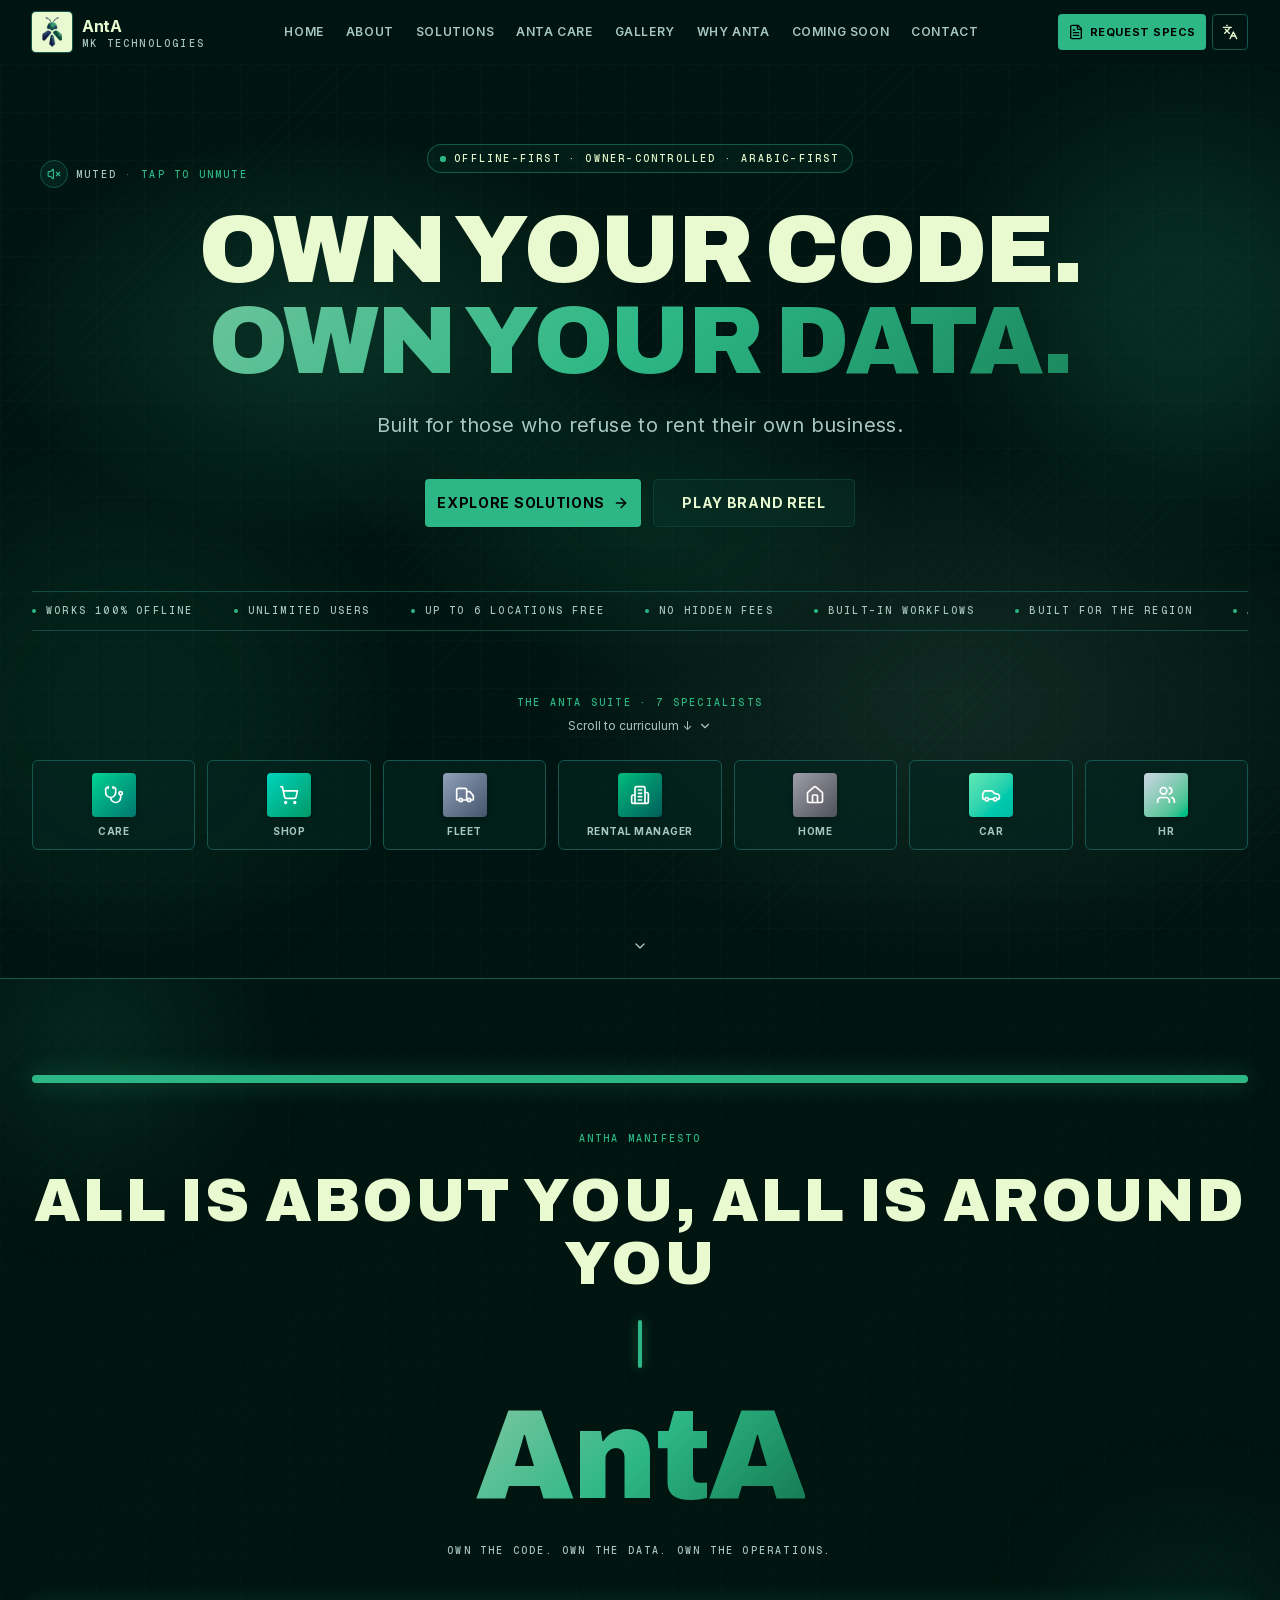
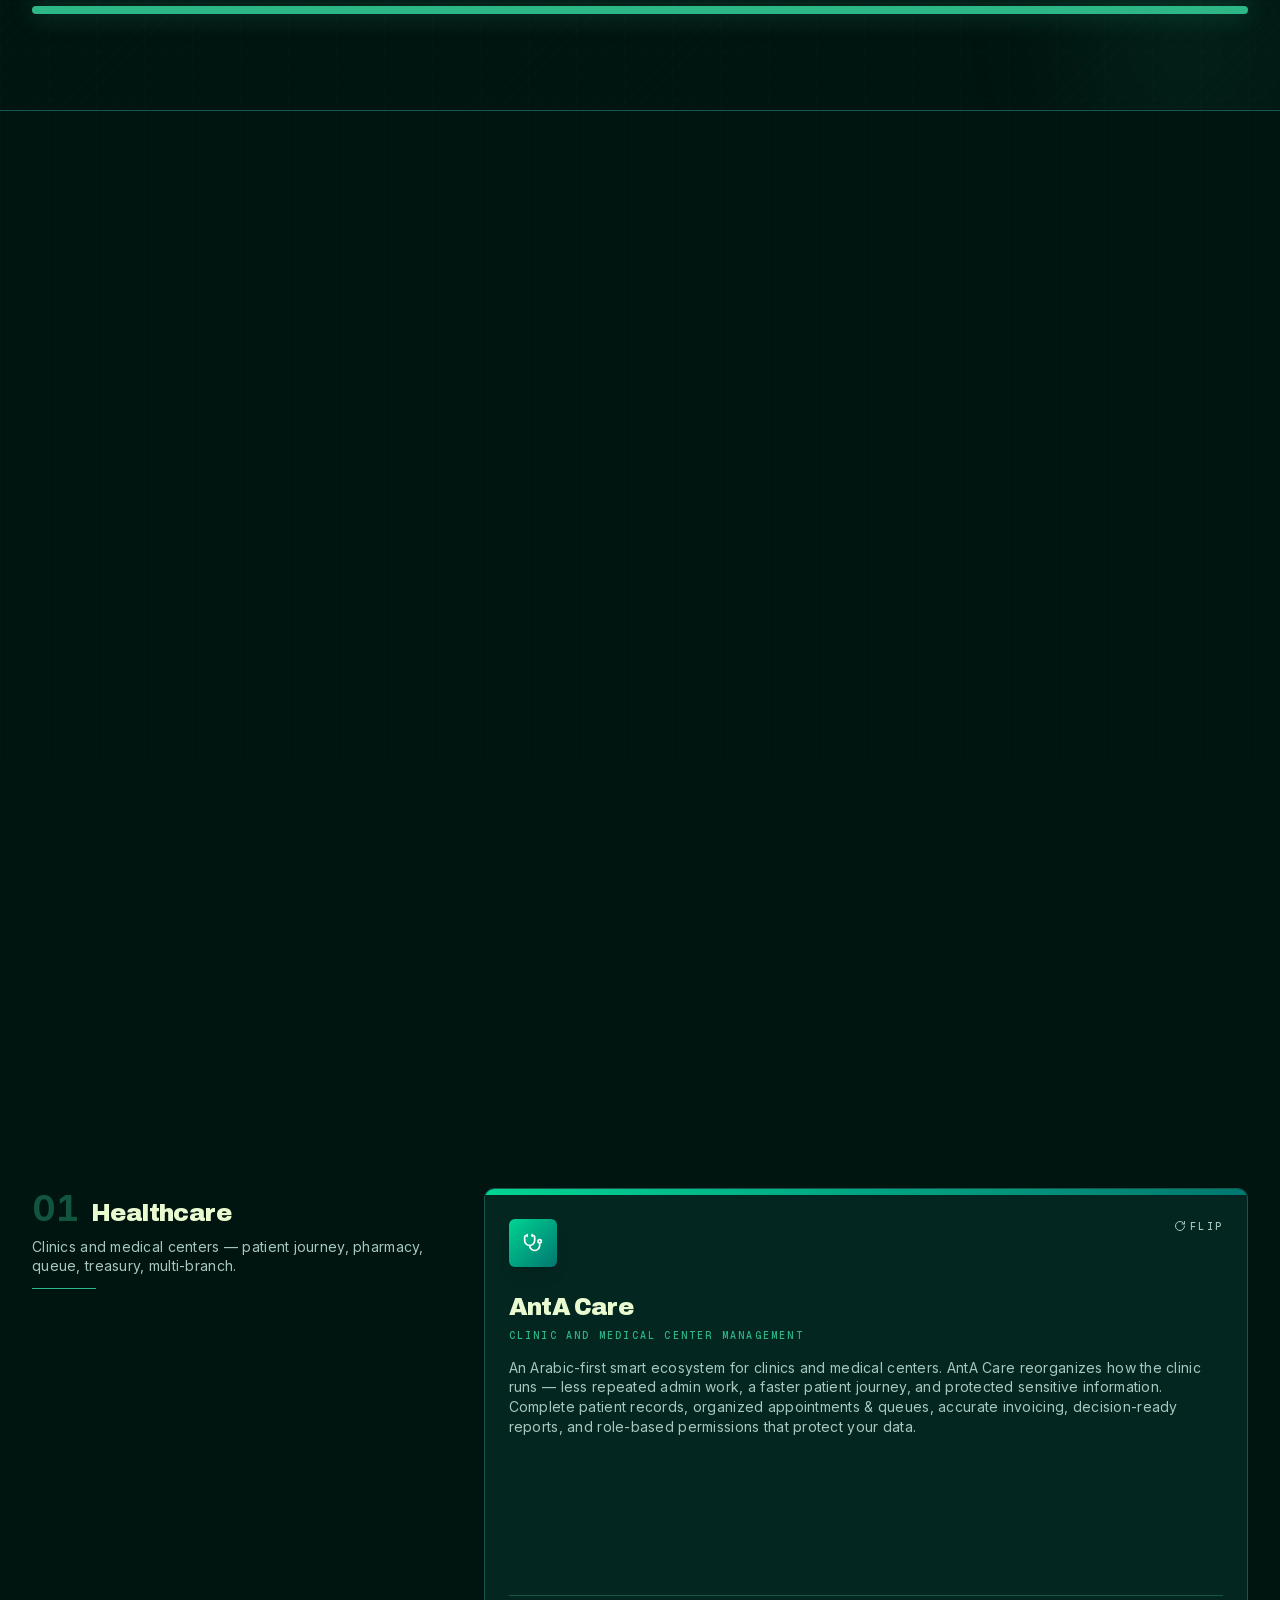
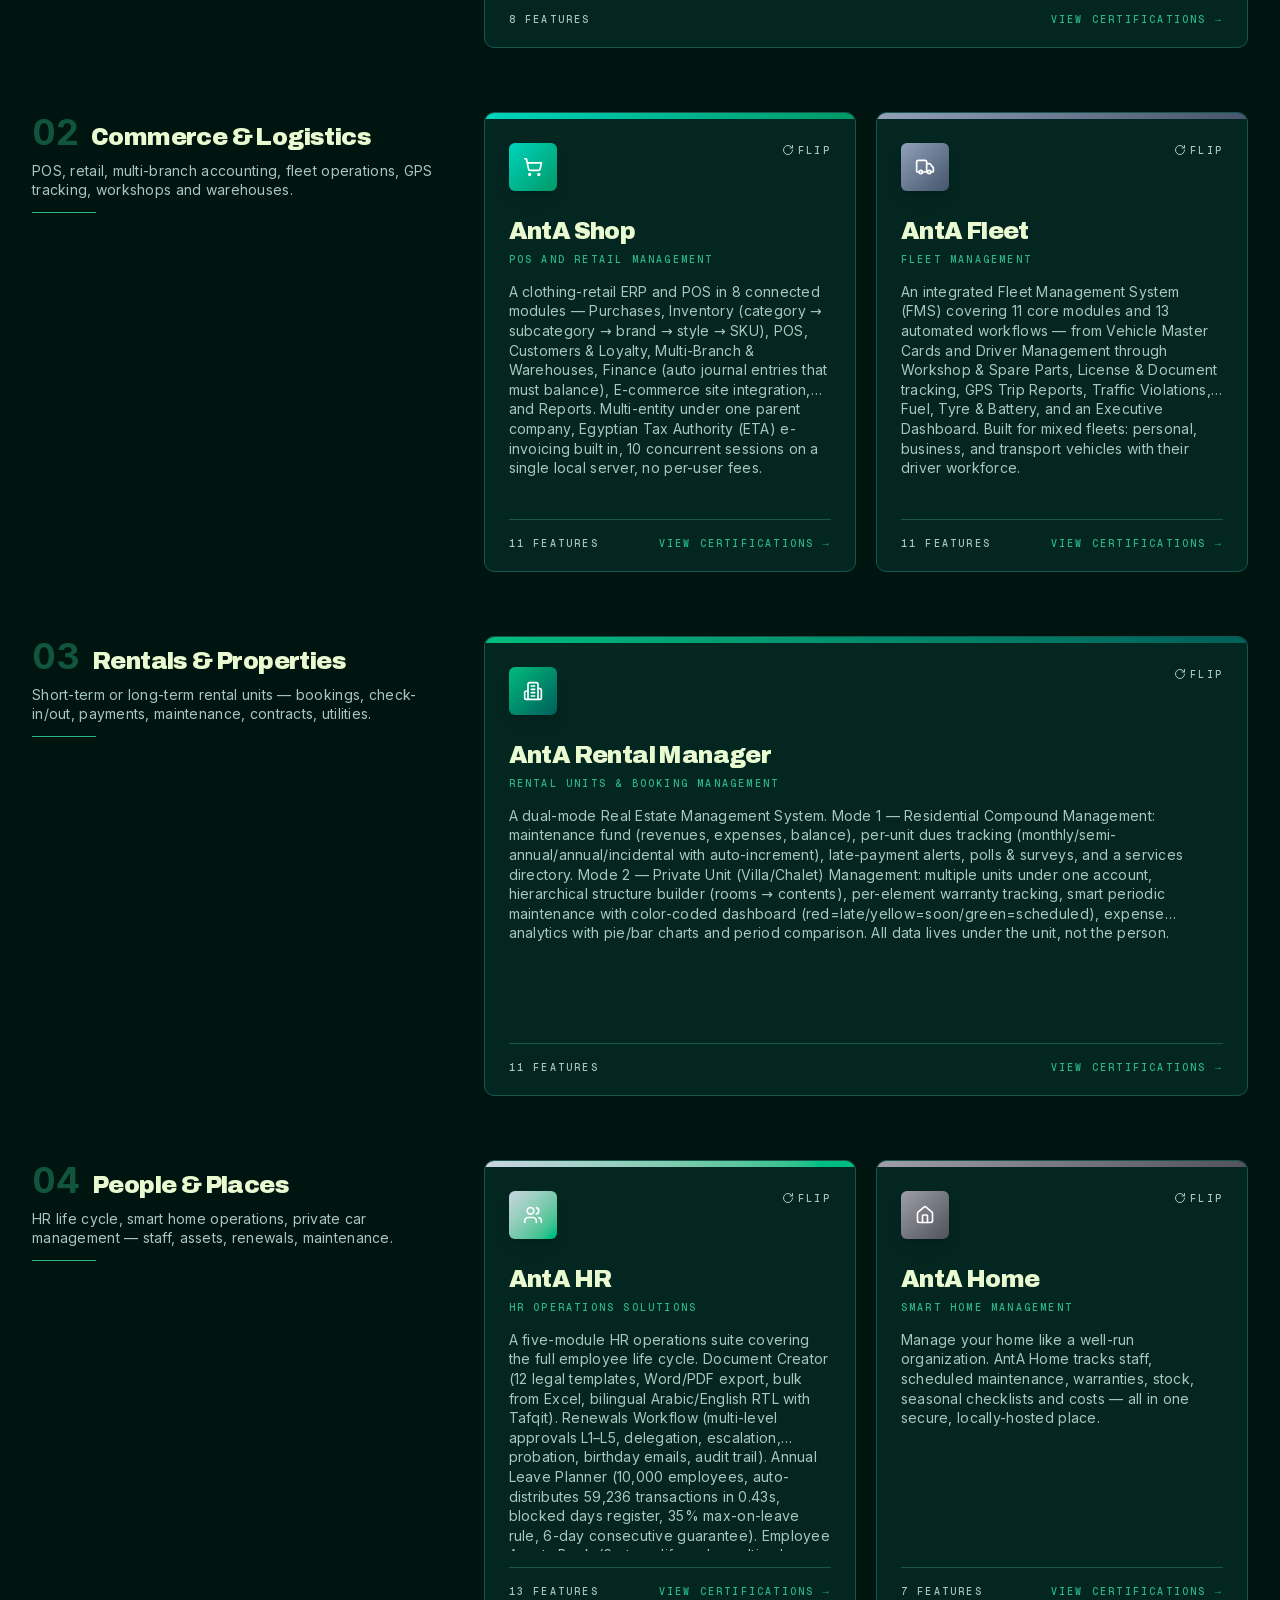
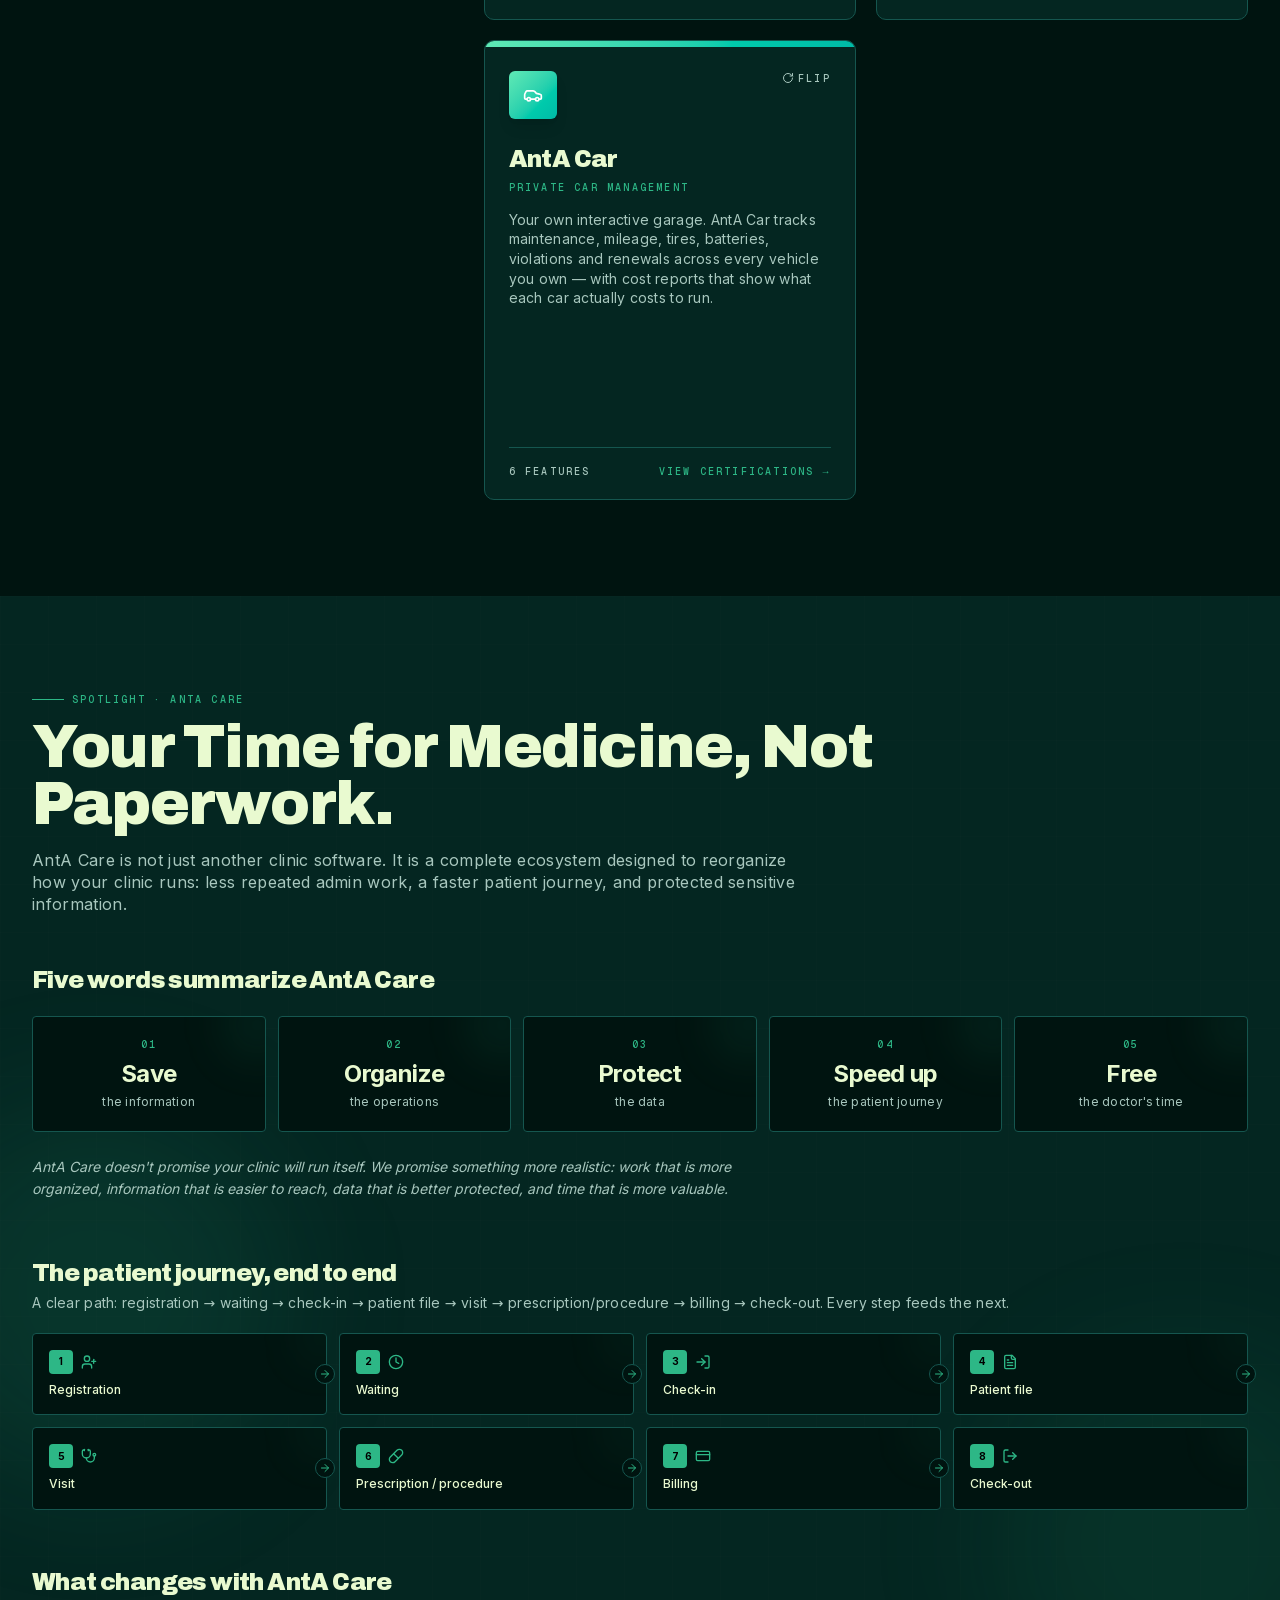
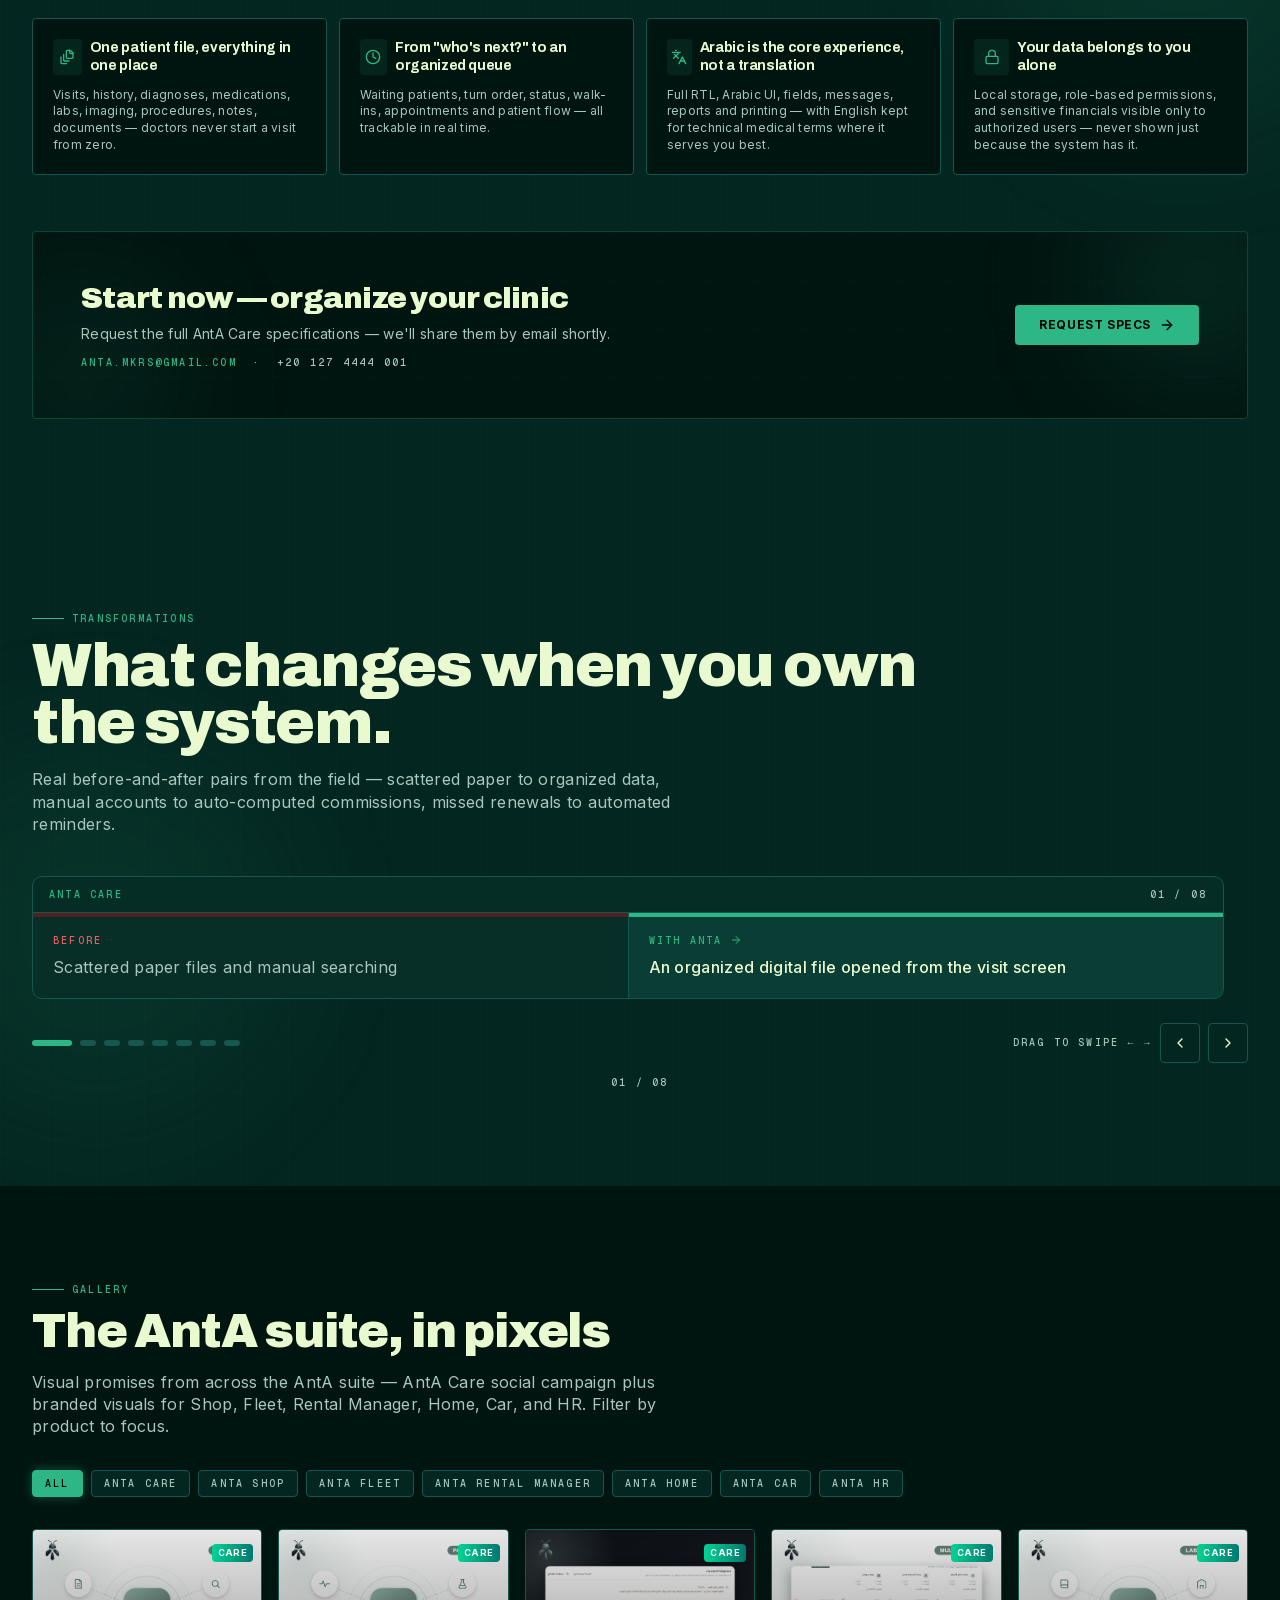
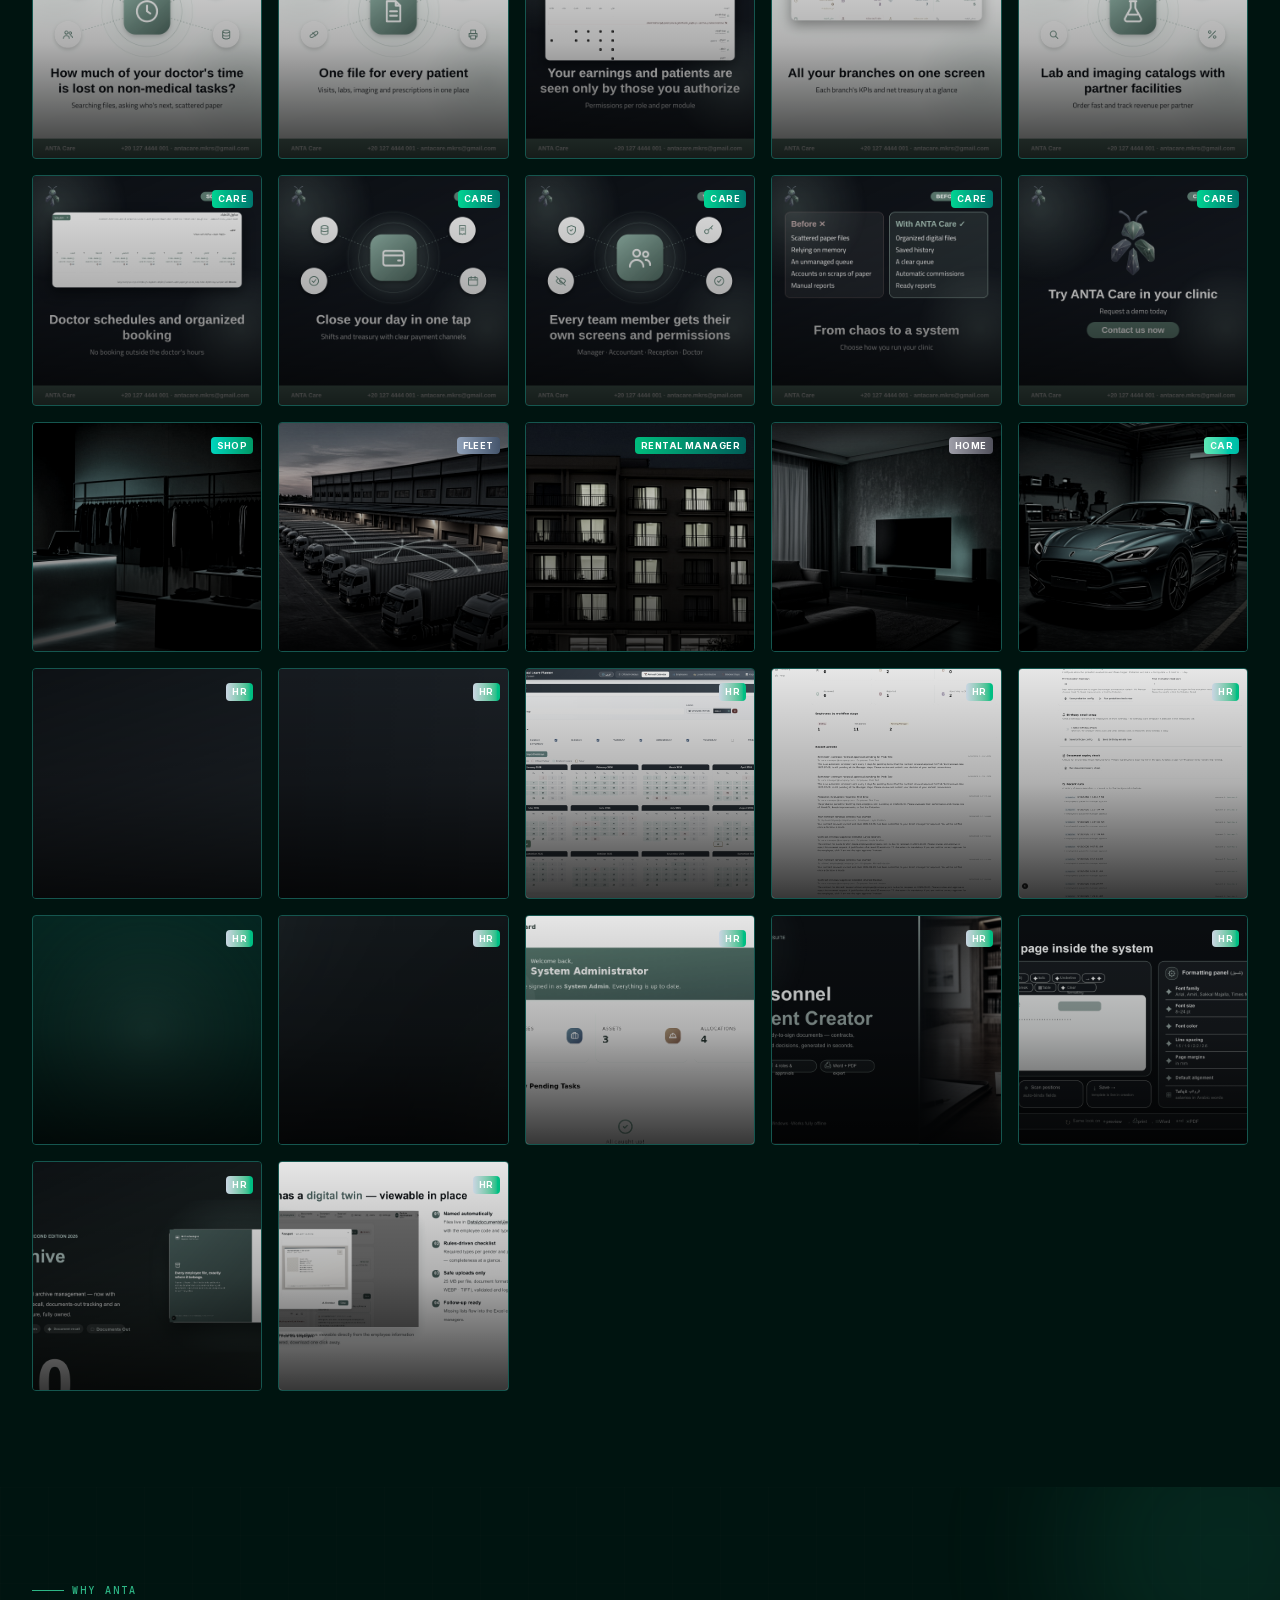
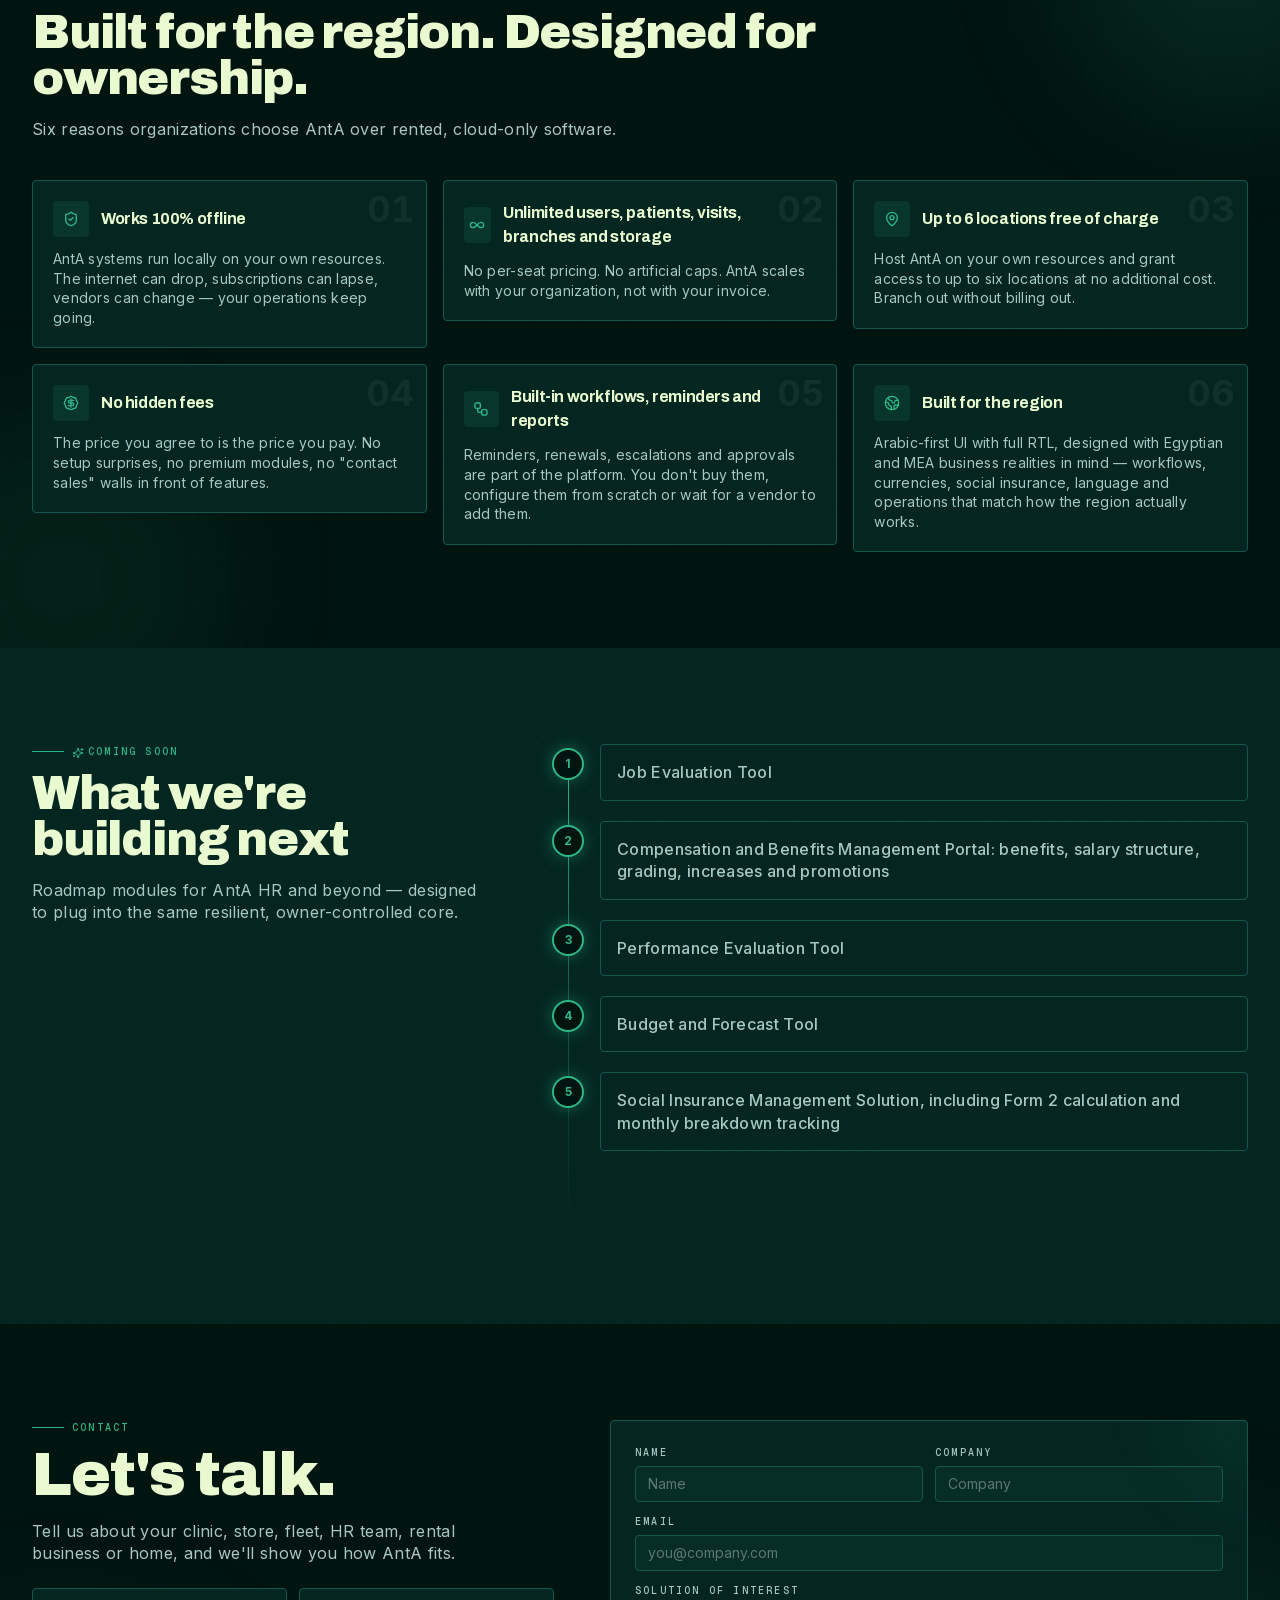
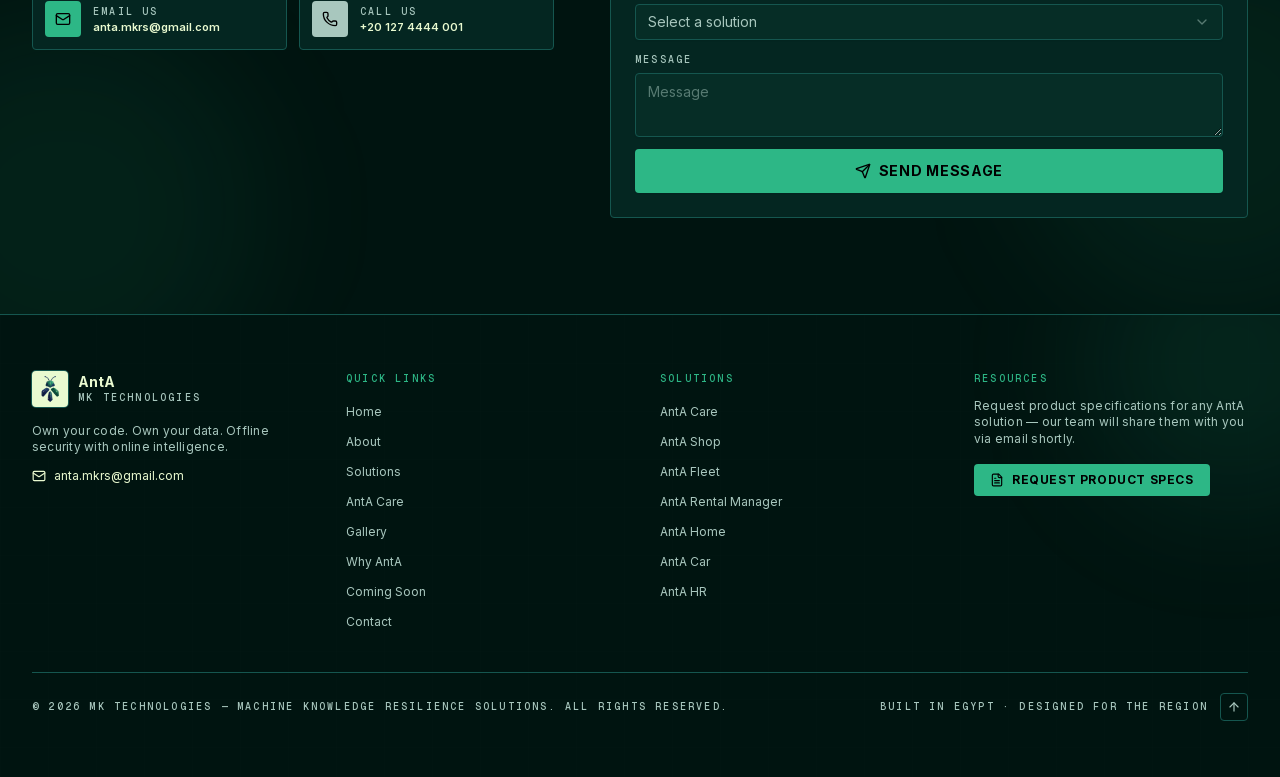
<file: index.html>
<!DOCTYPE html><!--0stCWkAzptX7rwbsGJ3vx--><html lang="en" dir="ltr" class="dark"><head><meta charSet="utf-8"/><meta name="viewport" content="width=device-width, initial-scale=1"/><link rel="preload" href="/_next/static/media/744885950b1fe0ff-s.p.aa165a4d.woff2" as="font" crossorigin="" type="font/woff2"/><link rel="preload" href="/_next/static/media/75affa71d1e2f6a7-s.p.51cde8ff.woff2" as="font" crossorigin="" type="font/woff2"/><link rel="preload" href="/_next/static/media/797e433ab948586e-s.p.29207c2f.woff2" as="font" crossorigin="" type="font/woff2"/><link rel="preload" href="/_next/static/media/83afe278b6a6bb3c-s.p.3a6ba036.woff2" as="font" crossorigin="" type="font/woff2"/><link rel="preload" as="image" href="/anta-logo.png"/><link rel="preload" as="image" href="/marketing/ANTA-Care-Post-EN-02.png"/><link rel="preload" as="image" href="/marketing/ANTA-Care-Post-EN-04.png"/><link rel="preload" as="image" href="/marketing/ANTA-Care-Post-EN-06.png"/><link rel="preload" as="image" href="/marketing/ANTA-Care-Post-EN-08.png"/><link rel="preload" as="image" href="/marketing/ANTA-Care-Post-EN-10.png"/><link rel="preload" as="image" href="/marketing/ANTA-Care-Post-EN-12.png"/><link rel="preload" as="image" href="/marketing/ANTA-Care-Post-EN-14.png"/><link rel="preload" as="image" href="/marketing/ANTA-Care-Post-EN-16.png"/><link rel="preload" as="image" href="/marketing/ANTA-Care-Post-EN-18.png"/><link rel="stylesheet" href="/_next/static/chunks/a7e4a58a19f80507.css" data-precedence="next"/><link rel="stylesheet" href="/_next/static/chunks/b7464e97572661ee.css" data-precedence="next"/><link rel="preload" as="script" fetchPriority="low" href="/_next/static/chunks/58c60a5fa6b544da.js"/><script src="/_next/static/chunks/1b722dc42a67f14a.js" async=""></script><script src="/_next/static/chunks/b703e2f2e4ccef10.js" async=""></script><script src="/_next/static/chunks/turbopack-52b0d4875b1e1ae3.js" async=""></script><script src="/_next/static/chunks/28392ef45f00e723.js" async=""></script><script src="/_next/static/chunks/1e37d06b4cff8eb3.js" async=""></script><script src="/_next/static/chunks/4392189f08a7af14.js" async=""></script><script src="/_next/static/chunks/e35828e3a0b21988.js" async=""></script><link rel="preload" as="image" href="/marketing/ANTA-Care-Post-EN-20.png"/><link rel="preload" as="image" href="/marketing/AntA-shop-campaign.png"/><link rel="preload" as="image" href="/marketing/AntA-fleet-campaign.png"/><link rel="preload" as="image" href="/marketing/AntA-rental-campaign.png"/><link rel="preload" as="image" href="/marketing/AntA-home-campaign.png"/><link rel="preload" as="image" href="/marketing/AntA-car-campaign.png"/><link rel="preload" as="image" href="/marketing/AntA-HR-leave-01-calendar.png"/><link rel="preload" as="image" href="/marketing/AntA-HR-leave-02-dashboard.png"/><link rel="preload" as="image" href="/marketing/AntA-HR-leave-03-policy.png"/><link rel="preload" as="image" href="/marketing/AntA-HR-renewals-01-admin.png"/><link rel="preload" as="image" href="/marketing/AntA-HR-renewals-02-config.png"/><link rel="preload" as="image" href="/marketing/AntA-HR-assets-01-dashboard.png"/><link rel="preload" as="image" href="/marketing/AntA-HR-assets-02-overview.png"/><link rel="preload" as="image" href="/marketing/AntA-HR-assets-03-clearance.png"/><link rel="preload" as="image" href="/marketing/AntA-HR-docs-01-overview.png"/><link rel="preload" as="image" href="/marketing/AntA-HR-docs-02-template-builder.png"/><link rel="preload" as="image" href="/marketing/AntA-HR-archive-01-overview.png"/><link rel="preload" as="image" href="/marketing/AntA-HR-archive-02-scanned-docs.png"/><meta name="next-size-adjust" content=""/><title>AntA by MK Technologies | Own Your Code. Own Your Data.</title><meta name="description" content="Hardcore, owner-controlled management systems. Clinic, retail, fleet, rental, HR, home and car — offline-first, online-intelligent."/><meta name="author" content="MK Technologies"/><meta name="keywords" content="clinic management system,offline POS,fleet management,rental management software,HR software Egypt,AntA,MK Technologies"/><meta property="og:title" content="AntA by MK Technologies"/><meta property="og:description" content="Own your code. Own your data. Offline-first management systems with online intelligence."/><meta property="og:site_name" content="AntA by MK Technologies"/><meta property="og:type" content="website"/><meta name="twitter:card" content="summary_large_image"/><meta name="twitter:title" content="AntA by MK Technologies"/><meta name="twitter:description" content="Own your code. Own your data. Offline-first management systems with online intelligence."/><link rel="icon" href="/favicon.png"/><script src="/_next/static/chunks/a6dad97d9634a72d.js" noModule=""></script></head><body class="inter_ce929fb-module__qqrwVG__variable archivo_d177c564-module__pDYJOG__variable noto_kufi_arabic_7f04f613-module__gZVJyG__variable geist_mono_8d43a2aa-module__8Li5zG__variable antialiased bg-background text-foreground"><div hidden=""><!--$--><!--/$--></div><div class="min-h-screen flex flex-col bg-background text-foreground relative"><div class="grain-overlay" aria-hidden="true"></div><div class="relative z-10 flex flex-col min-h-screen"><header class="sticky top-0 z-50 transition-all duration-300 bg-transparent"><nav class="mx-auto flex h-14 md:h-16 max-w-7xl items-center justify-between gap-4 px-4 md:px-8"><button class="flex items-center gap-2.5 group" aria-label="AntA home"><span class="relative h-9 w-9 md:h-10 md:w-10 rounded-md overflow-hidden bg-[var(--brand-chrome)] shadow ring-1 ring-[var(--brand-steel)] transition group-hover:scale-105"><img src="/anta-logo.png" alt="AntA logo" class="h-full w-full object-contain p-1"/></span><span class="flex flex-col leading-tight text-start"><span class="text-sm md:text-base font-black text-[var(--brand-chrome)] tracking-tight">AntA</span><span class="text-[9px] md:text-[10px] label-mono text-[var(--brand-silver)]">MK Technologies</span></span></button><div class="hidden lg:flex items-center gap-0.5"><button class="px-2.5 py-1.5 text-[11px] md:text-xs font-semibold uppercase tracking-wider text-[var(--brand-silver)] hover:text-[var(--brand-orange)] transition">Home</button><button class="px-2.5 py-1.5 text-[11px] md:text-xs font-semibold uppercase tracking-wider text-[var(--brand-silver)] hover:text-[var(--brand-orange)] transition">About</button><button class="px-2.5 py-1.5 text-[11px] md:text-xs font-semibold uppercase tracking-wider text-[var(--brand-silver)] hover:text-[var(--brand-orange)] transition">Solutions</button><button class="px-2.5 py-1.5 text-[11px] md:text-xs font-semibold uppercase tracking-wider text-[var(--brand-silver)] hover:text-[var(--brand-orange)] transition">AntA Care</button><button class="px-2.5 py-1.5 text-[11px] md:text-xs font-semibold uppercase tracking-wider text-[var(--brand-silver)] hover:text-[var(--brand-orange)] transition">Gallery</button><button class="px-2.5 py-1.5 text-[11px] md:text-xs font-semibold uppercase tracking-wider text-[var(--brand-silver)] hover:text-[var(--brand-orange)] transition">Why AntA</button><button class="px-2.5 py-1.5 text-[11px] md:text-xs font-semibold uppercase tracking-wider text-[var(--brand-silver)] hover:text-[var(--brand-orange)] transition">Coming Soon</button><button class="px-2.5 py-1.5 text-[11px] md:text-xs font-semibold uppercase tracking-wider text-[var(--brand-silver)] hover:text-[var(--brand-orange)] transition">Contact</button></div><div class="flex items-center gap-1.5"><button data-slot="button" class="items-center justify-center whitespace-nowrap transition-all disabled:pointer-events-none disabled:opacity-50 [&amp;_svg]:pointer-events-none [&amp;_svg:not([class*=&#x27;size-&#x27;])]:size-4 shrink-0 [&amp;_svg]:shrink-0 outline-none focus-visible:border-ring focus-visible:ring-ring/50 focus-visible:ring-[3px] aria-invalid:ring-destructive/20 dark:aria-invalid:ring-destructive/40 aria-invalid:border-destructive shadow-xs rounded-md has-[&gt;svg]:px-2.5 gap-1.5 bg-[var(--brand-orange)] text-black hover:bg-[var(--brand-orange-bright)] h-9 px-3.5 text-[11px] font-bold uppercase tracking-wider hidden sm:inline-flex"><svg xmlns="http://www.w3.org/2000/svg" width="24" height="24" viewBox="0 0 24 24" fill="none" stroke="currentColor" stroke-width="2" stroke-linecap="round" stroke-linejoin="round" class="lucide lucide-file-text h-3.5 w-3.5" aria-hidden="true"><path d="M15 2H6a2 2 0 0 0-2 2v16a2 2 0 0 0 2 2h12a2 2 0 0 0 2-2V7Z"></path><path d="M14 2v4a2 2 0 0 0 2 2h4"></path><path d="M10 9H8"></path><path d="M16 13H8"></path><path d="M16 17H8"></path></svg><span>Request Specs</span></button><button class="grid h-9 w-9 place-items-center rounded-md border border-[var(--brand-steel)] text-[var(--brand-chrome)] hover:border-[var(--brand-orange)] hover:bg-[var(--brand-orange)]/10 transition" aria-label="Toggle language"><svg xmlns="http://www.w3.org/2000/svg" width="24" height="24" viewBox="0 0 24 24" fill="none" stroke="currentColor" stroke-width="2" stroke-linecap="round" stroke-linejoin="round" class="lucide lucide-languages h-4 w-4" aria-hidden="true"><path d="m5 8 6 6"></path><path d="m4 14 6-6 2-3"></path><path d="M2 5h12"></path><path d="M7 2h1"></path><path d="m22 22-5-10-5 10"></path><path d="M14 18h6"></path></svg></button><button class="lg:hidden grid h-9 w-9 place-items-center rounded-md border border-[var(--brand-steel)] text-[var(--brand-chrome)]" aria-label="Menu"><svg xmlns="http://www.w3.org/2000/svg" width="24" height="24" viewBox="0 0 24 24" fill="none" stroke="currentColor" stroke-width="2" stroke-linecap="round" stroke-linejoin="round" class="lucide lucide-menu h-5 w-5" aria-hidden="true"><path d="M4 12h16"></path><path d="M4 18h16"></path><path d="M4 6h16"></path></svg></button></div></nav></header><main class="flex-1"><section id="home" class="relative min-h-screen flex flex-col justify-center overflow-hidden pt-20 pb-32"><div class="absolute inset-0 -z-10 hero-spotlight"></div><div class="absolute inset-0 -z-10 grid-pattern-dark opacity-50"></div><div class="absolute inset-0 -z-10 diag-pattern opacity-40"></div><div class="absolute top-20 -end-16 w-80 h-80 rounded-full bg-[var(--brand-orange)]/15 blur-3xl animate-float-slow -z-10"></div><div class="absolute bottom-20 -start-16 w-96 h-96 rounded-full bg-[var(--brand-orange)]/8 blur-3xl animate-float -z-10"></div><div class="absolute top-24 start-6 md:start-10 z-10 flex items-center gap-2 text-[10px] label-mono text-[var(--brand-silver)]" style="opacity:0"><span class="grid h-7 w-7 place-items-center rounded-full border border-[var(--brand-steel)] bg-[var(--brand-coal)]/80 backdrop-blur-sm"><svg xmlns="http://www.w3.org/2000/svg" width="24" height="24" viewBox="0 0 24 24" fill="none" stroke="currentColor" stroke-width="2" stroke-linecap="round" stroke-linejoin="round" class="lucide lucide-volume-x h-3.5 w-3.5 text-[var(--brand-orange)]" aria-hidden="true"><path d="M11 4.702a.705.705 0 0 0-1.203-.498L6.413 7.587A1.4 1.4 0 0 1 5.416 8H3a1 1 0 0 0-1 1v6a1 1 0 0 0 1 1h2.416a1.4 1.4 0 0 1 .997.413l3.383 3.384A.705.705 0 0 0 11 19.298z"></path><line x1="22" x2="16" y1="9" y2="15"></line><line x1="16" x2="22" y1="9" y2="15"></line></svg></span><span>Muted</span><span class="text-[var(--brand-silver)]/50">·</span><span class="text-[var(--brand-orange)]">Tap to unmute</span></div><div class="mx-auto max-w-7xl w-full px-4 md:px-8"><div class="flex justify-center" style="opacity:0;transform:translateY(16px)"><div class="inline-flex items-center gap-2 rounded-full border border-[var(--brand-orange)]/40 bg-[var(--brand-orange)]/5 px-3 py-1.5 text-[10px] label-mono text-[var(--brand-chrome)]"><span class="relative flex h-1.5 w-1.5"><span class="absolute inline-flex h-full w-full animate-ping rounded-full bg-[var(--brand-orange)] opacity-75"></span><span class="relative inline-flex h-1.5 w-1.5 rounded-full bg-[var(--brand-orange)]"></span></span>OFFLINE-FIRST · OWNER-CONTROLLED · ARABIC-FIRST</div></div><h1 class="mt-6 md:mt-8 text-center text-5xl md:text-7xl lg:text-8xl xl:text-8xl font-black leading-[0.95] tracking-tight" style="opacity:0;transform:translateY(28px)"><span class="block text-[var(--brand-chrome)]">OWN YOUR CODE.</span><span class="block orange-grad-text">OWN YOUR DATA.</span></h1><p class="mt-5 md:mt-6 text-center text-base md:text-xl text-[var(--brand-silver)] text-condensed max-w-3xl mx-auto" style="opacity:0">Built for those who refuse to rent their own business.</p><div class="mt-8 md:mt-10 flex flex-wrap items-center justify-center gap-3" style="opacity:0;transform:translateY(20px)"><button data-slot="button" class="inline-flex items-center justify-center whitespace-nowrap rounded-md transition-all disabled:pointer-events-none disabled:opacity-50 [&amp;_svg]:pointer-events-none [&amp;_svg:not([class*=&#x27;size-&#x27;])]:size-4 shrink-0 [&amp;_svg]:shrink-0 outline-none focus-visible:border-ring focus-visible:ring-ring/50 focus-visible:ring-[3px] aria-invalid:ring-destructive/20 dark:aria-invalid:ring-destructive/40 aria-invalid:border-destructive shadow-xs py-2 has-[&gt;svg]:px-3 h-12 px-7 gap-2 bg-[var(--brand-orange)] text-black hover:bg-[var(--brand-orange-bright)] font-bold uppercase tracking-wider text-sm cta-pulse group">Explore Solutions<svg xmlns="http://www.w3.org/2000/svg" width="24" height="24" viewBox="0 0 24 24" fill="none" stroke="currentColor" stroke-width="2" stroke-linecap="round" stroke-linejoin="round" class="lucide lucide-arrow-right h-4 w-4 transition-transform group-hover:translate-x-1" aria-hidden="true"><path d="M5 12h14"></path><path d="m12 5 7 7-7 7"></path></svg></button><button data-slot="button" class="inline-flex items-center justify-center gap-2 whitespace-nowrap rounded-md transition-all disabled:pointer-events-none disabled:opacity-50 [&amp;_svg]:pointer-events-none [&amp;_svg:not([class*=&#x27;size-&#x27;])]:size-4 shrink-0 [&amp;_svg]:shrink-0 outline-none focus-visible:border-ring focus-visible:ring-ring/50 focus-visible:ring-[3px] aria-invalid:ring-destructive/20 dark:aria-invalid:ring-destructive/40 aria-invalid:border-destructive border shadow-xs hover:text-accent-foreground dark:bg-input/30 dark:border-input dark:hover:bg-input/50 py-2 has-[&gt;svg]:px-3 h-12 px-7 border-[var(--brand-steel)] text-[var(--brand-chrome)] hover:bg-[var(--brand-orange)]/10 hover:border-[var(--brand-orange)] bg-transparent font-bold uppercase tracking-wider text-sm">Play brand reel</button></div><div class="mt-12 md:mt-16 overflow-hidden border-y border-[var(--brand-steel)]/80 py-3" style="opacity:0"><div class="flex gap-10 animate-marquee whitespace-nowrap"><span class="inline-flex items-center gap-2.5 text-[10px] md:text-xs label-mono text-[var(--brand-silver)]"><span class="h-1 w-1 rounded-full bg-[var(--brand-orange)]"></span>Works 100% offline</span><span class="inline-flex items-center gap-2.5 text-[10px] md:text-xs label-mono text-[var(--brand-silver)]"><span class="h-1 w-1 rounded-full bg-[var(--brand-orange)]"></span>Unlimited users</span><span class="inline-flex items-center gap-2.5 text-[10px] md:text-xs label-mono text-[var(--brand-silver)]"><span class="h-1 w-1 rounded-full bg-[var(--brand-orange)]"></span>Up to 6 locations free</span><span class="inline-flex items-center gap-2.5 text-[10px] md:text-xs label-mono text-[var(--brand-silver)]"><span class="h-1 w-1 rounded-full bg-[var(--brand-orange)]"></span>No hidden fees</span><span class="inline-flex items-center gap-2.5 text-[10px] md:text-xs label-mono text-[var(--brand-silver)]"><span class="h-1 w-1 rounded-full bg-[var(--brand-orange)]"></span>Built-in workflows</span><span class="inline-flex items-center gap-2.5 text-[10px] md:text-xs label-mono text-[var(--brand-silver)]"><span class="h-1 w-1 rounded-full bg-[var(--brand-orange)]"></span>Built for the region</span><span class="inline-flex items-center gap-2.5 text-[10px] md:text-xs label-mono text-[var(--brand-silver)]"><span class="h-1 w-1 rounded-full bg-[var(--brand-orange)]"></span>Arabic-first</span><span class="inline-flex items-center gap-2.5 text-[10px] md:text-xs label-mono text-[var(--brand-silver)]"><span class="h-1 w-1 rounded-full bg-[var(--brand-orange)]"></span>Owner-controlled</span><span class="inline-flex items-center gap-2.5 text-[10px] md:text-xs label-mono text-[var(--brand-silver)]"><span class="h-1 w-1 rounded-full bg-[var(--brand-orange)]"></span>Works 100% offline</span><span class="inline-flex items-center gap-2.5 text-[10px] md:text-xs label-mono text-[var(--brand-silver)]"><span class="h-1 w-1 rounded-full bg-[var(--brand-orange)]"></span>Unlimited users</span><span class="inline-flex items-center gap-2.5 text-[10px] md:text-xs label-mono text-[var(--brand-silver)]"><span class="h-1 w-1 rounded-full bg-[var(--brand-orange)]"></span>Up to 6 locations free</span><span class="inline-flex items-center gap-2.5 text-[10px] md:text-xs label-mono text-[var(--brand-silver)]"><span class="h-1 w-1 rounded-full bg-[var(--brand-orange)]"></span>No hidden fees</span><span class="inline-flex items-center gap-2.5 text-[10px] md:text-xs label-mono text-[var(--brand-silver)]"><span class="h-1 w-1 rounded-full bg-[var(--brand-orange)]"></span>Built-in workflows</span><span class="inline-flex items-center gap-2.5 text-[10px] md:text-xs label-mono text-[var(--brand-silver)]"><span class="h-1 w-1 rounded-full bg-[var(--brand-orange)]"></span>Built for the region</span><span class="inline-flex items-center gap-2.5 text-[10px] md:text-xs label-mono text-[var(--brand-silver)]"><span class="h-1 w-1 rounded-full bg-[var(--brand-orange)]"></span>Arabic-first</span><span class="inline-flex items-center gap-2.5 text-[10px] md:text-xs label-mono text-[var(--brand-silver)]"><span class="h-1 w-1 rounded-full bg-[var(--brand-orange)]"></span>Owner-controlled</span><span class="inline-flex items-center gap-2.5 text-[10px] md:text-xs label-mono text-[var(--brand-silver)]"><span class="h-1 w-1 rounded-full bg-[var(--brand-orange)]"></span>Works 100% offline</span><span class="inline-flex items-center gap-2.5 text-[10px] md:text-xs label-mono text-[var(--brand-silver)]"><span class="h-1 w-1 rounded-full bg-[var(--brand-orange)]"></span>Unlimited users</span><span class="inline-flex items-center gap-2.5 text-[10px] md:text-xs label-mono text-[var(--brand-silver)]"><span class="h-1 w-1 rounded-full bg-[var(--brand-orange)]"></span>Up to 6 locations free</span><span class="inline-flex items-center gap-2.5 text-[10px] md:text-xs label-mono text-[var(--brand-silver)]"><span class="h-1 w-1 rounded-full bg-[var(--brand-orange)]"></span>No hidden fees</span><span class="inline-flex items-center gap-2.5 text-[10px] md:text-xs label-mono text-[var(--brand-silver)]"><span class="h-1 w-1 rounded-full bg-[var(--brand-orange)]"></span>Built-in workflows</span><span class="inline-flex items-center gap-2.5 text-[10px] md:text-xs label-mono text-[var(--brand-silver)]"><span class="h-1 w-1 rounded-full bg-[var(--brand-orange)]"></span>Built for the region</span><span class="inline-flex items-center gap-2.5 text-[10px] md:text-xs label-mono text-[var(--brand-silver)]"><span class="h-1 w-1 rounded-full bg-[var(--brand-orange)]"></span>Arabic-first</span><span class="inline-flex items-center gap-2.5 text-[10px] md:text-xs label-mono text-[var(--brand-silver)]"><span class="h-1 w-1 rounded-full bg-[var(--brand-orange)]"></span>Owner-controlled</span></div></div><div class="mt-12 md:mt-16" style="opacity:0;transform:translateY(24px)"><div class="text-center mb-6"><div class="label-mono text-[var(--brand-orange)]">The AntA Suite · 7 Specialists</div><button class="mt-2 inline-flex items-center gap-1.5 text-xs text-[var(--brand-silver)] hover:text-[var(--brand-orange)] transition">Scroll to curriculum ↓<svg xmlns="http://www.w3.org/2000/svg" width="24" height="24" viewBox="0 0 24 24" fill="none" stroke="currentColor" stroke-width="2" stroke-linecap="round" stroke-linejoin="round" class="lucide lucide-chevron-down h-3.5 w-3.5 animate-bounce" aria-hidden="true"><path d="m6 9 6 6 6-6"></path></svg></button></div><div class="grid grid-cols-4 md:grid-cols-7 gap-2 md:gap-3"><button class="group flex flex-col items-center gap-2 p-2 md:p-3 rounded-lg border border-[var(--brand-steel)] bg-[var(--brand-coal)]/60 hover:bg-[var(--brand-graphite)] hover:border-[var(--brand-orange)]/50 transition-all" style="opacity:0;transform:translateY(16px)"><div class="grid h-9 w-9 md:h-11 md:w-11 place-items-center rounded-md bg-gradient-to-br from-emerald-400 to-teal-700 text-white shadow-md group-hover:scale-110 transition-transform"><svg xmlns="http://www.w3.org/2000/svg" width="24" height="24" viewBox="0 0 24 24" fill="none" stroke="currentColor" stroke-width="2" stroke-linecap="round" stroke-linejoin="round" class="lucide lucide-stethoscope h-4 w-4 md:h-5 md:w-5" aria-hidden="true"><path d="M11 2v2"></path><path d="M5 2v2"></path><path d="M5 3H4a2 2 0 0 0-2 2v4a6 6 0 0 0 12 0V5a2 2 0 0 0-2-2h-1"></path><path d="M8 15a6 6 0 0 0 12 0v-3"></path><circle cx="20" cy="10" r="2"></circle></svg></div><div class="text-[9px] md:text-[10px] font-bold uppercase tracking-wider text-[var(--brand-silver)] text-center group-hover:text-[var(--brand-chrome)] transition leading-tight">Care</div></button><button class="group flex flex-col items-center gap-2 p-2 md:p-3 rounded-lg border border-[var(--brand-steel)] bg-[var(--brand-coal)]/60 hover:bg-[var(--brand-graphite)] hover:border-[var(--brand-orange)]/50 transition-all" style="opacity:0;transform:translateY(16px)"><div class="grid h-9 w-9 md:h-11 md:w-11 place-items-center rounded-md bg-gradient-to-br from-teal-400 to-emerald-600 text-white shadow-md group-hover:scale-110 transition-transform"><svg xmlns="http://www.w3.org/2000/svg" width="24" height="24" viewBox="0 0 24 24" fill="none" stroke="currentColor" stroke-width="2" stroke-linecap="round" stroke-linejoin="round" class="lucide lucide-shopping-cart h-4 w-4 md:h-5 md:w-5" aria-hidden="true"><circle cx="8" cy="21" r="1"></circle><circle cx="19" cy="21" r="1"></circle><path d="M2.05 2.05h2l2.66 12.42a2 2 0 0 0 2 1.58h9.78a2 2 0 0 0 1.95-1.57l1.65-7.43H5.12"></path></svg></div><div class="text-[9px] md:text-[10px] font-bold uppercase tracking-wider text-[var(--brand-silver)] text-center group-hover:text-[var(--brand-chrome)] transition leading-tight">Shop</div></button><button class="group flex flex-col items-center gap-2 p-2 md:p-3 rounded-lg border border-[var(--brand-steel)] bg-[var(--brand-coal)]/60 hover:bg-[var(--brand-graphite)] hover:border-[var(--brand-orange)]/50 transition-all" style="opacity:0;transform:translateY(16px)"><div class="grid h-9 w-9 md:h-11 md:w-11 place-items-center rounded-md bg-gradient-to-br from-slate-400 to-slate-600 text-white shadow-md group-hover:scale-110 transition-transform"><svg xmlns="http://www.w3.org/2000/svg" width="24" height="24" viewBox="0 0 24 24" fill="none" stroke="currentColor" stroke-width="2" stroke-linecap="round" stroke-linejoin="round" class="lucide lucide-truck h-4 w-4 md:h-5 md:w-5" aria-hidden="true"><path d="M14 18V6a2 2 0 0 0-2-2H4a2 2 0 0 0-2 2v11a1 1 0 0 0 1 1h2"></path><path d="M15 18H9"></path><path d="M19 18h2a1 1 0 0 0 1-1v-3.65a1 1 0 0 0-.22-.624l-3.48-4.35A1 1 0 0 0 17.52 8H14"></path><circle cx="17" cy="18" r="2"></circle><circle cx="7" cy="18" r="2"></circle></svg></div><div class="text-[9px] md:text-[10px] font-bold uppercase tracking-wider text-[var(--brand-silver)] text-center group-hover:text-[var(--brand-chrome)] transition leading-tight">Fleet</div></button><button class="group flex flex-col items-center gap-2 p-2 md:p-3 rounded-lg border border-[var(--brand-steel)] bg-[var(--brand-coal)]/60 hover:bg-[var(--brand-graphite)] hover:border-[var(--brand-orange)]/50 transition-all" style="opacity:0;transform:translateY(16px)"><div class="grid h-9 w-9 md:h-11 md:w-11 place-items-center rounded-md bg-gradient-to-br from-emerald-500 to-teal-800 text-white shadow-md group-hover:scale-110 transition-transform"><svg xmlns="http://www.w3.org/2000/svg" width="24" height="24" viewBox="0 0 24 24" fill="none" stroke="currentColor" stroke-width="2" stroke-linecap="round" stroke-linejoin="round" class="lucide lucide-building2 lucide-building-2 h-4 w-4 md:h-5 md:w-5" aria-hidden="true"><path d="M6 22V4a2 2 0 0 1 2-2h8a2 2 0 0 1 2 2v18Z"></path><path d="M6 12H4a2 2 0 0 0-2 2v6a2 2 0 0 0 2 2h2"></path><path d="M18 9h2a2 2 0 0 1 2 2v9a2 2 0 0 1-2 2h-2"></path><path d="M10 6h4"></path><path d="M10 10h4"></path><path d="M10 14h4"></path><path d="M10 18h4"></path></svg></div><div class="text-[9px] md:text-[10px] font-bold uppercase tracking-wider text-[var(--brand-silver)] text-center group-hover:text-[var(--brand-chrome)] transition leading-tight">Rental Manager</div></button><button class="group flex flex-col items-center gap-2 p-2 md:p-3 rounded-lg border border-[var(--brand-steel)] bg-[var(--brand-coal)]/60 hover:bg-[var(--brand-graphite)] hover:border-[var(--brand-orange)]/50 transition-all" style="opacity:0;transform:translateY(16px)"><div class="grid h-9 w-9 md:h-11 md:w-11 place-items-center rounded-md bg-gradient-to-br from-zinc-400 to-zinc-600 text-white shadow-md group-hover:scale-110 transition-transform"><svg xmlns="http://www.w3.org/2000/svg" width="24" height="24" viewBox="0 0 24 24" fill="none" stroke="currentColor" stroke-width="2" stroke-linecap="round" stroke-linejoin="round" class="lucide lucide-house h-4 w-4 md:h-5 md:w-5" aria-hidden="true"><path d="M15 21v-8a1 1 0 0 0-1-1h-4a1 1 0 0 0-1 1v8"></path><path d="M3 10a2 2 0 0 1 .709-1.528l7-5.999a2 2 0 0 1 2.582 0l7 5.999A2 2 0 0 1 21 10v9a2 2 0 0 1-2 2H5a2 2 0 0 1-2-2z"></path></svg></div><div class="text-[9px] md:text-[10px] font-bold uppercase tracking-wider text-[var(--brand-silver)] text-center group-hover:text-[var(--brand-chrome)] transition leading-tight">Home</div></button><button class="group flex flex-col items-center gap-2 p-2 md:p-3 rounded-lg border border-[var(--brand-steel)] bg-[var(--brand-coal)]/60 hover:bg-[var(--brand-graphite)] hover:border-[var(--brand-orange)]/50 transition-all" style="opacity:0;transform:translateY(16px)"><div class="grid h-9 w-9 md:h-11 md:w-11 place-items-center rounded-md bg-gradient-to-br from-emerald-300 to-teal-500 text-white shadow-md group-hover:scale-110 transition-transform"><svg xmlns="http://www.w3.org/2000/svg" width="24" height="24" viewBox="0 0 24 24" fill="none" stroke="currentColor" stroke-width="2" stroke-linecap="round" stroke-linejoin="round" class="lucide lucide-car h-4 w-4 md:h-5 md:w-5" aria-hidden="true"><path d="M19 17h2c.6 0 1-.4 1-1v-3c0-.9-.7-1.7-1.5-1.9C18.7 10.6 16 10 16 10s-1.3-1.4-2.2-2.3c-.5-.4-1.1-.7-1.8-.7H5c-.6 0-1.1.4-1.4.9l-1.4 2.9A3.7 3.7 0 0 0 2 12v4c0 .6.4 1 1 1h2"></path><circle cx="7" cy="17" r="2"></circle><path d="M9 17h6"></path><circle cx="17" cy="17" r="2"></circle></svg></div><div class="text-[9px] md:text-[10px] font-bold uppercase tracking-wider text-[var(--brand-silver)] text-center group-hover:text-[var(--brand-chrome)] transition leading-tight">Car</div></button><button class="group flex flex-col items-center gap-2 p-2 md:p-3 rounded-lg border border-[var(--brand-steel)] bg-[var(--brand-coal)]/60 hover:bg-[var(--brand-graphite)] hover:border-[var(--brand-orange)]/50 transition-all" style="opacity:0;transform:translateY(16px)"><div class="grid h-9 w-9 md:h-11 md:w-11 place-items-center rounded-md bg-gradient-to-br from-slate-300 to-emerald-500 text-white shadow-md group-hover:scale-110 transition-transform"><svg xmlns="http://www.w3.org/2000/svg" width="24" height="24" viewBox="0 0 24 24" fill="none" stroke="currentColor" stroke-width="2" stroke-linecap="round" stroke-linejoin="round" class="lucide lucide-users h-4 w-4 md:h-5 md:w-5" aria-hidden="true"><path d="M16 21v-2a4 4 0 0 0-4-4H6a4 4 0 0 0-4 4v2"></path><path d="M16 3.128a4 4 0 0 1 0 7.744"></path><path d="M22 21v-2a4 4 0 0 0-3-3.87"></path><circle cx="9" cy="7" r="4"></circle></svg></div><div class="text-[9px] md:text-[10px] font-bold uppercase tracking-wider text-[var(--brand-silver)] text-center group-hover:text-[var(--brand-chrome)] transition leading-tight">HR</div></button></div></div></div><button class="absolute bottom-6 start-1/2 -translate-x-1/2 flex flex-col items-center gap-1 text-[var(--brand-silver)] hover:text-[var(--brand-orange)] transition" style="opacity:0"><svg xmlns="http://www.w3.org/2000/svg" width="24" height="24" viewBox="0 0 24 24" fill="none" stroke="currentColor" stroke-width="2" stroke-linecap="round" stroke-linejoin="round" class="lucide lucide-chevron-down h-4 w-4 animate-bounce" aria-hidden="true"><path d="m6 9 6 6 6-6"></path></svg></button></section><section id="manifesto" class="relative py-16 md:py-24 overflow-hidden bg-[var(--brand-black)] border-y border-[var(--brand-steel)]"><div class="absolute inset-0 grid-pattern-dark opacity-40"></div><div class="absolute inset-0 diag-pattern opacity-30"></div><div class="absolute -top-12 -start-12 h-56 w-56 rounded-full bg-[var(--brand-orange)]/12 blur-3xl"></div><div class="absolute -bottom-12 -end-12 h-56 w-56 rounded-full bg-[var(--brand-orange)]/8 blur-3xl"></div><div class="relative mx-auto max-w-7xl px-4 md:px-8"><div class="h-2 w-full rounded-full bg-[var(--brand-orange)] shadow-[0_0_24px_rgba(45,183,134,0.4)]"></div><div class="flex flex-col items-center justify-center gap-4 md:gap-6 py-8 md:py-12"><div class="label-mono text-[var(--brand-orange)]" style="opacity:0;transform:translateY(8px)">ANTHA MANIFESTO</div><h2 class="text-3xl md:text-5xl lg:text-6xl font-black uppercase tracking-[0.04em] text-center text-[var(--brand-chrome)] leading-[1.05]" style="opacity:0;transform:translateY(16px)">ALL IS ABOUT YOU, ALL IS AROUND YOU</h2><div class="flex flex-col items-center gap-4 md:gap-6" style="opacity:0;transform:scale(0.9)"><div class="h-12 w-1 rounded-full bg-[var(--brand-orange)] shadow-[0_0_12px_rgba(45,183,134,0.5)]"></div><div class="text-6xl md:text-8xl lg:text-9xl font-black tracking-tight" style="background:linear-gradient(135deg, #81c7a2 0%, #2db786 50%, #157751 100%);-webkit-background-clip:text;background-clip:text;color:transparent;font-family:var(--font-archivo), sans-serif">AntA</div></div><p class="text-xs md:text-sm label-mono text-[var(--brand-silver)] text-center" style="opacity:0">Own the code. Own the data. Own the operations.</p></div><div class="h-2 w-full rounded-full bg-[var(--brand-orange)] shadow-[0_0_24px_rgba(45,183,134,0.4)]"></div></div></section><section id="about" class="py-16 md:py-24 bg-[var(--brand-black)] relative"><div class="absolute inset-0 grid-pattern-dark opacity-30"></div><div class="relative mx-auto max-w-7xl px-4 md:px-8"><div class="grid lg:grid-cols-[0.9fr_1.1fr] gap-10 lg:gap-16 items-start"><div class="lg:sticky lg:top-28"><div style="opacity:0;transform:translateY(24px)"><div class="flex items-center gap-2"><span class="h-px w-8 bg-[var(--brand-orange)]"></span><span class="label-mono text-[var(--brand-orange)]">About</span></div><h2 class="mt-3 text-3xl md:text-4xl lg:text-5xl font-black leading-[0.95] tracking-tight text-[var(--brand-chrome)]">Resilient by design, owner-controlled by principle</h2></div><div class="mt-8 grid grid-cols-2 sm:grid-cols-4 gap-3"><div style="opacity:0;transform:translateY(24px)"><div class="group rounded-md border border-[var(--brand-steel)] bg-[var(--brand-coal)] p-4 text-center hover-lift hover:border-[var(--brand-orange)]/40 relative overflow-hidden"><div class="absolute -top-3 -end-3 h-10 w-10 rounded-full bg-[var(--brand-orange)]/10 blur-xl group-hover:bg-[var(--brand-orange)]/25 transition"></div><div class="relative text-2xl md:text-3xl font-black text-[var(--brand-orange)] tabular-nums">100%</div><div class="relative mt-1 text-[10px] label-mono text-[var(--brand-silver)]">Offline capable</div></div></div><div style="opacity:0;transform:translateY(24px)"><div class="group rounded-md border border-[var(--brand-steel)] bg-[var(--brand-coal)] p-4 text-center hover-lift hover:border-[var(--brand-orange)]/40 relative overflow-hidden"><div class="absolute -top-3 -end-3 h-10 w-10 rounded-full bg-[var(--brand-orange)]/10 blur-xl group-hover:bg-[var(--brand-orange)]/25 transition"></div><div class="relative text-2xl md:text-3xl font-black text-[var(--brand-orange)] tabular-nums">6</div><div class="relative mt-1 text-[10px] label-mono text-[var(--brand-silver)]">Locations free</div></div></div><div style="opacity:0;transform:translateY(24px)"><div class="group rounded-md border border-[var(--brand-steel)] bg-[var(--brand-coal)] p-4 text-center hover-lift hover:border-[var(--brand-orange)]/40 relative overflow-hidden"><div class="absolute -top-3 -end-3 h-10 w-10 rounded-full bg-[var(--brand-orange)]/10 blur-xl group-hover:bg-[var(--brand-orange)]/25 transition"></div><div class="relative text-2xl md:text-3xl font-black text-[var(--brand-orange)] tabular-nums">∞</div><div class="relative mt-1 text-[10px] label-mono text-[var(--brand-silver)]">Users &amp; records</div></div></div><div style="opacity:0;transform:translateY(24px)"><div class="group rounded-md border border-[var(--brand-steel)] bg-[var(--brand-coal)] p-4 text-center hover-lift hover:border-[var(--brand-orange)]/40 relative overflow-hidden"><div class="absolute -top-3 -end-3 h-10 w-10 rounded-full bg-[var(--brand-orange)]/10 blur-xl group-hover:bg-[var(--brand-orange)]/25 transition"></div><div class="relative text-2xl md:text-3xl font-black text-[var(--brand-orange)] tabular-nums">0</div><div class="relative mt-1 text-[10px] label-mono text-[var(--brand-silver)]">Hidden fees</div></div></div></div></div><div><div style="opacity:0;transform:translateY(24px)"><p class="text-sm md:text-base leading-relaxed text-[var(--brand-silver)] text-condensed">MK Technologies, short for Machine Knowledge Resilience Solutions (Adaptive Network for Technology and Automation), exists to make business software resilient and owner-controlled. We believe organizations should never lose access to their systems or their data because of a connection, a subscription or a vendor decision. That belief shaped AntA: software that works offline, protects data locally and uses online intelligence only when you choose.</p></div><div style="opacity:0;transform:translateY(24px)"><p class="mt-4 text-sm md:text-base leading-relaxed text-[var(--brand-silver)] text-condensed">From clinics and retail stores to vehicle fleets, HR departments, private homes and rental businesses, AntA turns day-to-day operations into organized, trackable and measurable workflows, with no hidden fees and no artificial limits. Every AntA solution runs locally first, then connects online when you want intelligence, remote access or integration — never the other way around.</p></div><div class="mt-8 grid sm:grid-cols-2 gap-3"><div style="opacity:0;transform:translateY(24px)"><div class="group h-full rounded-md border border-[var(--brand-steel)] bg-[var(--brand-coal)] p-5 hover-lift hover:border-[var(--brand-orange)]/40 relative overflow-hidden"><div class="absolute top-0 end-0 h-16 w-16 rounded-full bg-[var(--brand-orange)]/10 blur-2xl group-hover:bg-[var(--brand-orange)]/15 transition"></div><div class="relative label-mono text-[var(--brand-orange)]">Mission</div><p class="relative mt-2 text-xs md:text-sm leading-relaxed text-[var(--brand-silver)] text-condensed">To give businesses and individuals software they fully own: their code, their data and their operations, protected by offline security and empowered by online intelligence.</p></div></div><div style="opacity:0;transform:translateY(24px)"><div class="group h-full rounded-md border border-[var(--brand-steel)] bg-[var(--brand-coal)] p-5 hover-lift hover:border-[var(--brand-orange)]/40 relative overflow-hidden"><div class="absolute top-0 end-0 h-16 w-16 rounded-full bg-[var(--brand-orange)]/10 blur-2xl group-hover:bg-[var(--brand-orange)]/15 transition"></div><div class="relative label-mono text-[var(--brand-orange)]">Vision</div><p class="relative mt-2 text-xs md:text-sm leading-relaxed text-[var(--brand-silver)] text-condensed">A region where every clinic, shop, fleet, HR team, home and rental business runs on resilient systems that never depend on someone else&#x27;s servers to keep working.</p></div></div></div></div></div></div></section><section id="curriculum" class="py-16 md:py-24 bg-[var(--brand-black)]"><div class="mx-auto max-w-7xl px-4 md:px-8"><div class="max-w-4xl"><div style="opacity:0;transform:translateY(24px)"><div class="flex items-center gap-2"><span class="h-px w-8 bg-[var(--brand-orange)]"></span><span class="label-mono text-[var(--brand-orange)]">Curriculum<!-- --> · <!-- -->Product Specialists</span></div><h2 class="mt-3 text-4xl md:text-5xl lg:text-6xl font-black leading-[0.95] tracking-tight text-[var(--brand-chrome)]">Organized by what you actually run.</h2><p class="mt-4 text-sm md:text-base text-[var(--brand-silver)] text-condensed max-w-2xl">Seven AntA systems, grouped by the goal they serve — not by departmental boundaries.</p><p class="mt-3 text-xs text-[var(--brand-silver)]/70 italic">Each AntA system carries a sharp specialty and a signature use case. Hover any card to see its certifications — the features that earn it a spot on the team.</p></div></div><div style="opacity:0;transform:translateY(24px)"><div class="mt-8 inline-flex items-center gap-2 rounded-full border border-[var(--brand-orange)]/30 bg-[var(--brand-orange)]/5 px-3 py-1.5 text-[10px] label-mono text-[var(--brand-orange)]"><svg xmlns="http://www.w3.org/2000/svg" width="24" height="24" viewBox="0 0 24 24" fill="none" stroke="currentColor" stroke-width="2" stroke-linecap="round" stroke-linejoin="round" class="lucide lucide-rotate-cw h-3 w-3" aria-hidden="true"><path d="M21 12a9 9 0 1 1-9-9c2.52 0 4.93 1 6.74 2.74L21 8"></path><path d="M21 3v5h-5"></path></svg>Hover (or tap) a card to flip it.</div></div><div class="mt-10 space-y-12 md:space-y-16"><div style="opacity:0;transform:translateY(24px)"><div class="grid lg:grid-cols-[0.7fr_1.3fr] gap-6 lg:gap-10 items-start"><div class="lg:sticky lg:top-28"><div class="flex items-baseline gap-3"><span class="text-3xl md:text-4xl font-black text-[var(--brand-orange)]/40 tabular-nums">01</span><div><h3 class="text-xl md:text-2xl font-black text-[var(--brand-chrome)] tracking-tight">Healthcare</h3></div></div><p class="mt-2 text-xs md:text-sm text-[var(--brand-silver)] text-condensed max-w-md">Clinics and medical centers — patient journey, pharmacy, queue, treasury, multi-branch.</p><div class="mt-3 h-px w-16 bg-[var(--brand-orange)]"></div></div><div class="grid gap-4 md:gap-5 grid-cols-1"><div style="opacity:0;transform:translateY(20px)"><div class="flip-card h-[440px] md:h-[460px]"><div class="flip-card-inner"><div class="flip-card-face rounded-xl border border-[var(--brand-steel)] bg-[var(--brand-coal)] overflow-hidden"><div class="h-1.5 bg-gradient-to-r from-emerald-400 to-teal-700"></div><div class="p-5 md:p-6 flex flex-col h-[calc(100%-1.5px)]"><div class="flex items-start justify-between"><div class="grid h-12 w-12 place-items-center rounded-lg bg-gradient-to-br text-white shadow-lg from-emerald-400 to-teal-700"><svg xmlns="http://www.w3.org/2000/svg" width="24" height="24" viewBox="0 0 24 24" fill="none" stroke="currentColor" stroke-width="2" stroke-linecap="round" stroke-linejoin="round" class="lucide lucide-stethoscope h-5 w-5" aria-hidden="true"><path d="M11 2v2"></path><path d="M5 2v2"></path><path d="M5 3H4a2 2 0 0 0-2 2v4a6 6 0 0 0 12 0V5a2 2 0 0 0-2-2h-1"></path><path d="M8 15a6 6 0 0 0 12 0v-3"></path><circle cx="20" cy="10" r="2"></circle></svg></div><div class="flex items-center gap-1 text-[10px] label-mono text-[var(--brand-silver)]"><svg xmlns="http://www.w3.org/2000/svg" width="24" height="24" viewBox="0 0 24 24" fill="none" stroke="currentColor" stroke-width="2" stroke-linecap="round" stroke-linejoin="round" class="lucide lucide-rotate-cw h-3 w-3" aria-hidden="true"><path d="M21 12a9 9 0 1 1-9-9c2.52 0 4.93 1 6.74 2.74L21 8"></path><path d="M21 3v5h-5"></path></svg><span>Flip</span></div></div><div class="mt-6"><h3 class="text-xl md:text-2xl font-black text-[var(--brand-chrome)] tracking-tight">AntA Care</h3><div class="mt-1.5 text-[10px] md:text-xs label-mono text-[var(--brand-orange)]">Clinic and Medical Center Management</div></div><p class="mt-4 text-xs md:text-sm leading-relaxed text-[var(--brand-silver)] text-condensed flex-1 line-clamp-6">An Arabic-first smart ecosystem for clinics and medical centers. AntA Care reorganizes how the clinic runs — less repeated admin work, a faster patient journey, and protected sensitive information. Complete patient records, organized appointments &amp; queues, accurate invoicing, decision-ready reports, and role-based permissions that protect your data.</p><div class="mt-4 pt-4 border-t border-[var(--brand-steel)] flex items-center justify-between"><div class="text-[10px] label-mono text-[var(--brand-silver)]">8<!-- --> <!-- -->FEATURES</div><div class="text-[10px] label-mono text-[var(--brand-orange)] cursor-pointer hover:underline">View certifications →</div></div></div></div><div class="flip-card-face flip-card-back rounded-xl border border-[var(--brand-orange)]/40 bg-[var(--brand-graphite)] overflow-hidden"><div class="h-1.5 bg-gradient-to-r from-emerald-400 to-teal-700"></div><div class="p-5 md:p-6 flex flex-col h-[calc(100%-1.5px)]"><div class="flex items-center justify-between"><div class="text-[10px] label-mono text-[var(--brand-orange)]">CERTIFICATIONS</div><div class="flex items-center gap-1 text-[10px] label-mono text-[var(--brand-silver)] cursor-pointer hover:text-[var(--brand-chrome)]"><svg xmlns="http://www.w3.org/2000/svg" width="24" height="24" viewBox="0 0 24 24" fill="none" stroke="currentColor" stroke-width="2" stroke-linecap="round" stroke-linejoin="round" class="lucide lucide-rotate-cw h-3 w-3" aria-hidden="true"><path d="M21 12a9 9 0 1 1-9-9c2.52 0 4.93 1 6.74 2.74L21 8"></path><path d="M21 3v5h-5"></path></svg><span>Back</span></div></div><h3 class="mt-3 text-lg md:text-xl font-black text-[var(--brand-chrome)] tracking-tight">AntA Care</h3><ul class="mt-3 space-y-1.5 overflow-y-auto thin-scroll flex-1 max-h-[200px] pr-1"><li class="flex items-start gap-2 text-[11px] md:text-xs text-[var(--brand-silver)] leading-snug"><svg xmlns="http://www.w3.org/2000/svg" width="24" height="24" viewBox="0 0 24 24" fill="none" stroke="currentColor" stroke-width="2" stroke-linecap="round" stroke-linejoin="round" class="lucide lucide-circle-check h-3 w-3 shrink-0 text-[var(--brand-orange)] mt-0.5" aria-hidden="true"><circle cx="12" cy="12" r="10"></circle><path d="m9 12 2 2 4-4"></path></svg><span>Complete patient file — visits, history, diagnoses, medications, labs, imaging</span></li><li class="flex items-start gap-2 text-[11px] md:text-xs text-[var(--brand-silver)] leading-snug"><svg xmlns="http://www.w3.org/2000/svg" width="24" height="24" viewBox="0 0 24 24" fill="none" stroke="currentColor" stroke-width="2" stroke-linecap="round" stroke-linejoin="round" class="lucide lucide-circle-check h-3 w-3 shrink-0 text-[var(--brand-orange)] mt-0.5" aria-hidden="true"><circle cx="12" cy="12" r="10"></circle><path d="m9 12 2 2 4-4"></path></svg><span>Appointments and organized queue per exam room</span></li><li class="flex items-start gap-2 text-[11px] md:text-xs text-[var(--brand-silver)] leading-snug"><svg xmlns="http://www.w3.org/2000/svg" width="24" height="24" viewBox="0 0 24 24" fill="none" stroke="currentColor" stroke-width="2" stroke-linecap="round" stroke-linejoin="round" class="lucide lucide-circle-check h-3 w-3 shrink-0 text-[var(--brand-orange)] mt-0.5" aria-hidden="true"><circle cx="12" cy="12" r="10"></circle><path d="m9 12 2 2 4-4"></path></svg><span>Accurate invoicing, treasury, and doctor commissions</span></li><li class="flex items-start gap-2 text-[11px] md:text-xs text-[var(--brand-silver)] leading-snug"><svg xmlns="http://www.w3.org/2000/svg" width="24" height="24" viewBox="0 0 24 24" fill="none" stroke="currentColor" stroke-width="2" stroke-linecap="round" stroke-linejoin="round" class="lucide lucide-circle-check h-3 w-3 shrink-0 text-[var(--brand-orange)] mt-0.5" aria-hidden="true"><circle cx="12" cy="12" r="10"></circle><path d="m9 12 2 2 4-4"></path></svg><span>Family linking for medically-related members</span></li><li class="flex items-start gap-2 text-[11px] md:text-xs text-[var(--brand-silver)] leading-snug"><svg xmlns="http://www.w3.org/2000/svg" width="24" height="24" viewBox="0 0 24 24" fill="none" stroke="currentColor" stroke-width="2" stroke-linecap="round" stroke-linejoin="round" class="lucide lucide-circle-check h-3 w-3 shrink-0 text-[var(--brand-orange)] mt-0.5" aria-hidden="true"><circle cx="12" cy="12" r="10"></circle><path d="m9 12 2 2 4-4"></path></svg><span>Multi-branch management with branch-level identity</span></li><li class="flex items-start gap-2 text-[11px] md:text-xs text-[var(--brand-silver)] leading-snug"><svg xmlns="http://www.w3.org/2000/svg" width="24" height="24" viewBox="0 0 24 24" fill="none" stroke="currentColor" stroke-width="2" stroke-linecap="round" stroke-linejoin="round" class="lucide lucide-circle-check h-3 w-3 shrink-0 text-[var(--brand-orange)] mt-0.5" aria-hidden="true"><circle cx="12" cy="12" r="10"></circle><path d="m9 12 2 2 4-4"></path></svg><span>Role-based permissions that protect sensitive financial data</span></li><li class="flex items-start gap-2 text-[11px] md:text-xs text-[var(--brand-silver)] leading-snug"><svg xmlns="http://www.w3.org/2000/svg" width="24" height="24" viewBox="0 0 24 24" fill="none" stroke="currentColor" stroke-width="2" stroke-linecap="round" stroke-linejoin="round" class="lucide lucide-circle-check h-3 w-3 shrink-0 text-[var(--brand-orange)] mt-0.5" aria-hidden="true"><circle cx="12" cy="12" r="10"></circle><path d="m9 12 2 2 4-4"></path></svg><span>Decision-ready reports and Excel export</span></li><li class="flex items-start gap-2 text-[11px] md:text-xs text-[var(--brand-silver)] leading-snug"><svg xmlns="http://www.w3.org/2000/svg" width="24" height="24" viewBox="0 0 24 24" fill="none" stroke="currentColor" stroke-width="2" stroke-linecap="round" stroke-linejoin="round" class="lucide lucide-circle-check h-3 w-3 shrink-0 text-[var(--brand-orange)] mt-0.5" aria-hidden="true"><circle cx="12" cy="12" r="10"></circle><path d="m9 12 2 2 4-4"></path></svg><span>Arabic-first UI with full RTL, English kept for medical terms</span></li></ul><div class="mt-3 pt-3 border-t border-[var(--brand-steel)]"><div class="text-[10px] label-mono text-[var(--brand-orange)]">Signature use case</div><p class="mt-1 text-[11px] text-[var(--brand-silver)] leading-relaxed line-clamp-2">Multi-branch clinic groups that need patient data, pharmacy, queues and finances in one locally-hosted system.</p></div><button class="mt-3 inline-flex h-10 w-full items-center justify-center gap-1.5 rounded-lg bg-[var(--brand-orange)] text-black hover:bg-[var(--brand-orange-bright)] transition text-xs font-bold uppercase tracking-wider group">Request specs<svg xmlns="http://www.w3.org/2000/svg" width="24" height="24" viewBox="0 0 24 24" fill="none" stroke="currentColor" stroke-width="2" stroke-linecap="round" stroke-linejoin="round" class="lucide lucide-arrow-right h-3.5 w-3.5 transition-transform group-hover:translate-x-1" aria-hidden="true"><path d="M5 12h14"></path><path d="m12 5 7 7-7 7"></path></svg></button></div></div></div></div></div></div></div></div><div style="opacity:0;transform:translateY(24px)"><div class="grid lg:grid-cols-[0.7fr_1.3fr] gap-6 lg:gap-10 items-start"><div class="lg:sticky lg:top-28"><div class="flex items-baseline gap-3"><span class="text-3xl md:text-4xl font-black text-[var(--brand-orange)]/40 tabular-nums">02</span><div><h3 class="text-xl md:text-2xl font-black text-[var(--brand-chrome)] tracking-tight">Commerce &amp; Logistics</h3></div></div><p class="mt-2 text-xs md:text-sm text-[var(--brand-silver)] text-condensed max-w-md">POS, retail, multi-branch accounting, fleet operations, GPS tracking, workshops and warehouses.</p><div class="mt-3 h-px w-16 bg-[var(--brand-orange)]"></div></div><div class="grid gap-4 md:gap-5 grid-cols-1 sm:grid-cols-2"><div style="opacity:0;transform:translateY(20px)"><div class="flip-card h-[440px] md:h-[460px]"><div class="flip-card-inner"><div class="flip-card-face rounded-xl border border-[var(--brand-steel)] bg-[var(--brand-coal)] overflow-hidden"><div class="h-1.5 bg-gradient-to-r from-teal-400 to-emerald-600"></div><div class="p-5 md:p-6 flex flex-col h-[calc(100%-1.5px)]"><div class="flex items-start justify-between"><div class="grid h-12 w-12 place-items-center rounded-lg bg-gradient-to-br text-white shadow-lg from-teal-400 to-emerald-600"><svg xmlns="http://www.w3.org/2000/svg" width="24" height="24" viewBox="0 0 24 24" fill="none" stroke="currentColor" stroke-width="2" stroke-linecap="round" stroke-linejoin="round" class="lucide lucide-shopping-cart h-5 w-5" aria-hidden="true"><circle cx="8" cy="21" r="1"></circle><circle cx="19" cy="21" r="1"></circle><path d="M2.05 2.05h2l2.66 12.42a2 2 0 0 0 2 1.58h9.78a2 2 0 0 0 1.95-1.57l1.65-7.43H5.12"></path></svg></div><div class="flex items-center gap-1 text-[10px] label-mono text-[var(--brand-silver)]"><svg xmlns="http://www.w3.org/2000/svg" width="24" height="24" viewBox="0 0 24 24" fill="none" stroke="currentColor" stroke-width="2" stroke-linecap="round" stroke-linejoin="round" class="lucide lucide-rotate-cw h-3 w-3" aria-hidden="true"><path d="M21 12a9 9 0 1 1-9-9c2.52 0 4.93 1 6.74 2.74L21 8"></path><path d="M21 3v5h-5"></path></svg><span>Flip</span></div></div><div class="mt-6"><h3 class="text-xl md:text-2xl font-black text-[var(--brand-chrome)] tracking-tight">AntA Shop</h3><div class="mt-1.5 text-[10px] md:text-xs label-mono text-[var(--brand-orange)]">POS and Retail Management</div></div><p class="mt-4 text-xs md:text-sm leading-relaxed text-[var(--brand-silver)] text-condensed flex-1 line-clamp-6">A clothing-retail ERP and POS in 8 connected modules — Purchases, Inventory (category → subcategory → brand → style → SKU), POS, Customers &amp; Loyalty, Multi-Branch &amp; Warehouses, Finance (auto journal entries that must balance), E-commerce site integration, and Reports. Multi-entity under one parent company, Egyptian Tax Authority (ETA) e-invoicing built in, 10 concurrent sessions on a single local server, no per-user fees.</p><div class="mt-4 pt-4 border-t border-[var(--brand-steel)] flex items-center justify-between"><div class="text-[10px] label-mono text-[var(--brand-silver)]">11<!-- --> <!-- -->FEATURES</div><div class="text-[10px] label-mono text-[var(--brand-orange)] cursor-pointer hover:underline">View certifications →</div></div></div></div><div class="flip-card-face flip-card-back rounded-xl border border-[var(--brand-orange)]/40 bg-[var(--brand-graphite)] overflow-hidden"><div class="h-1.5 bg-gradient-to-r from-teal-400 to-emerald-600"></div><div class="p-5 md:p-6 flex flex-col h-[calc(100%-1.5px)]"><div class="flex items-center justify-between"><div class="text-[10px] label-mono text-[var(--brand-orange)]">CERTIFICATIONS</div><div class="flex items-center gap-1 text-[10px] label-mono text-[var(--brand-silver)] cursor-pointer hover:text-[var(--brand-chrome)]"><svg xmlns="http://www.w3.org/2000/svg" width="24" height="24" viewBox="0 0 24 24" fill="none" stroke="currentColor" stroke-width="2" stroke-linecap="round" stroke-linejoin="round" class="lucide lucide-rotate-cw h-3 w-3" aria-hidden="true"><path d="M21 12a9 9 0 1 1-9-9c2.52 0 4.93 1 6.74 2.74L21 8"></path><path d="M21 3v5h-5"></path></svg><span>Back</span></div></div><h3 class="mt-3 text-lg md:text-xl font-black text-[var(--brand-chrome)] tracking-tight">AntA Shop</h3><ul class="mt-3 space-y-1.5 overflow-y-auto thin-scroll flex-1 max-h-[200px] pr-1"><li class="flex items-start gap-2 text-[11px] md:text-xs text-[var(--brand-silver)] leading-snug"><svg xmlns="http://www.w3.org/2000/svg" width="24" height="24" viewBox="0 0 24 24" fill="none" stroke="currentColor" stroke-width="2" stroke-linecap="round" stroke-linejoin="round" class="lucide lucide-circle-check h-3 w-3 shrink-0 text-[var(--brand-orange)] mt-0.5" aria-hidden="true"><circle cx="12" cy="12" r="10"></circle><path d="m9 12 2 2 4-4"></path></svg><span>PUR — Purchases &amp; suppliers: POs, receive notes, returns, supplier statements</span></li><li class="flex items-start gap-2 text-[11px] md:text-xs text-[var(--brand-silver)] leading-snug"><svg xmlns="http://www.w3.org/2000/svg" width="24" height="24" viewBox="0 0 24 24" fill="none" stroke="currentColor" stroke-width="2" stroke-linecap="round" stroke-linejoin="round" class="lucide lucide-circle-check h-3 w-3 shrink-0 text-[var(--brand-orange)] mt-0.5" aria-hidden="true"><circle cx="12" cy="12" r="10"></circle><path d="m9 12 2 2 4-4"></path></svg><span>INV — Inventory hierarchy: Category → Subcategory → Brand → Style → SKU (color/size)</span></li><li class="flex items-start gap-2 text-[11px] md:text-xs text-[var(--brand-silver)] leading-snug"><svg xmlns="http://www.w3.org/2000/svg" width="24" height="24" viewBox="0 0 24 24" fill="none" stroke="currentColor" stroke-width="2" stroke-linecap="round" stroke-linejoin="round" class="lucide lucide-circle-check h-3 w-3 shrink-0 text-[var(--brand-orange)] mt-0.5" aria-hidden="true"><circle cx="12" cy="12" r="10"></circle><path d="m9 12 2 2 4-4"></path></svg><span>POS — Sales &amp; point of sale: cashier, returns, shifts, cash-up, e-invoices</span></li><li class="flex items-start gap-2 text-[11px] md:text-xs text-[var(--brand-silver)] leading-snug"><svg xmlns="http://www.w3.org/2000/svg" width="24" height="24" viewBox="0 0 24 24" fill="none" stroke="currentColor" stroke-width="2" stroke-linecap="round" stroke-linejoin="round" class="lucide lucide-circle-check h-3 w-3 shrink-0 text-[var(--brand-orange)] mt-0.5" aria-hidden="true"><circle cx="12" cy="12" r="10"></circle><path d="m9 12 2 2 4-4"></path></svg><span>CRM — Customers &amp; loyalty programs with points, tiers and redemption</span></li><li class="flex items-start gap-2 text-[11px] md:text-xs text-[var(--brand-silver)] leading-snug"><svg xmlns="http://www.w3.org/2000/svg" width="24" height="24" viewBox="0 0 24 24" fill="none" stroke="currentColor" stroke-width="2" stroke-linecap="round" stroke-linejoin="round" class="lucide lucide-circle-check h-3 w-3 shrink-0 text-[var(--brand-orange)] mt-0.5" aria-hidden="true"><circle cx="12" cy="12" r="10"></circle><path d="m9 12 2 2 4-4"></path></svg><span>BR — Multi-branch &amp; multi-warehouse with independent legal entities</span></li><li class="flex items-start gap-2 text-[11px] md:text-xs text-[var(--brand-silver)] leading-snug"><svg xmlns="http://www.w3.org/2000/svg" width="24" height="24" viewBox="0 0 24 24" fill="none" stroke="currentColor" stroke-width="2" stroke-linecap="round" stroke-linejoin="round" class="lucide lucide-circle-check h-3 w-3 shrink-0 text-[var(--brand-orange)] mt-0.5" aria-hidden="true"><circle cx="12" cy="12" r="10"></circle><path d="m9 12 2 2 4-4"></path></svg><span>FIN — Auto journal entries that must balance; P&amp;L, ledger, treasury, trial balance</span></li><li class="flex items-start gap-2 text-[11px] md:text-xs text-[var(--brand-silver)] leading-snug"><svg xmlns="http://www.w3.org/2000/svg" width="24" height="24" viewBox="0 0 24 24" fill="none" stroke="currentColor" stroke-width="2" stroke-linecap="round" stroke-linejoin="round" class="lucide lucide-circle-check h-3 w-3 shrink-0 text-[var(--brand-orange)] mt-0.5" aria-hidden="true"><circle cx="12" cy="12" r="10"></circle><path d="m9 12 2 2 4-4"></path></svg><span>ECM — E-commerce site integration via JSON API (X-API-Key header)</span></li><li class="flex items-start gap-2 text-[11px] md:text-xs text-[var(--brand-silver)] leading-snug"><svg xmlns="http://www.w3.org/2000/svg" width="24" height="24" viewBox="0 0 24 24" fill="none" stroke="currentColor" stroke-width="2" stroke-linecap="round" stroke-linejoin="round" class="lucide lucide-circle-check h-3 w-3 shrink-0 text-[var(--brand-orange)] mt-0.5" aria-hidden="true"><circle cx="12" cy="12" r="10"></circle><path d="m9 12 2 2 4-4"></path></svg><span>RPT — Daily dashboard: sales, invoices, avg invoice, top 5 SKUs, low-stock alerts</span></li><li class="flex items-start gap-2 text-[11px] md:text-xs text-[var(--brand-silver)] leading-snug"><svg xmlns="http://www.w3.org/2000/svg" width="24" height="24" viewBox="0 0 24 24" fill="none" stroke="currentColor" stroke-width="2" stroke-linecap="round" stroke-linejoin="round" class="lucide lucide-circle-check h-3 w-3 shrink-0 text-[var(--brand-orange)] mt-0.5" aria-hidden="true"><circle cx="12" cy="12" r="10"></circle><path d="m9 12 2 2 4-4"></path></svg><span>ETA e-invoicing (Egyptian Tax Authority) with pending/rejected status tracking</span></li><li class="flex items-start gap-2 text-[11px] md:text-xs text-[var(--brand-silver)] leading-snug"><svg xmlns="http://www.w3.org/2000/svg" width="24" height="24" viewBox="0 0 24 24" fill="none" stroke="currentColor" stroke-width="2" stroke-linecap="round" stroke-linejoin="round" class="lucide lucide-circle-check h-3 w-3 shrink-0 text-[var(--brand-orange)] mt-0.5" aria-hidden="true"><circle cx="12" cy="12" r="10"></circle><path d="m9 12 2 2 4-4"></path></svg><span>RBAC + PIN overrides — Super Admin / Company Manager / Branch Manager / Cashier</span></li><li class="flex items-start gap-2 text-[11px] md:text-xs text-[var(--brand-silver)] leading-snug"><svg xmlns="http://www.w3.org/2000/svg" width="24" height="24" viewBox="0 0 24 24" fill="none" stroke="currentColor" stroke-width="2" stroke-linecap="round" stroke-linejoin="round" class="lucide lucide-circle-check h-3 w-3 shrink-0 text-[var(--brand-orange)] mt-0.5" aria-hidden="true"><circle cx="12" cy="12" r="10"></circle><path d="m9 12 2 2 4-4"></path></svg><span>10 concurrent sessions on a local server (VPN access, no per-device install)</span></li></ul><div class="mt-3 pt-3 border-t border-[var(--brand-steel)]"><div class="text-[10px] label-mono text-[var(--brand-orange)]">Signature use case</div><p class="mt-1 text-[11px] text-[var(--brand-silver)] leading-relaxed line-clamp-2">Retail chains and multi-branch operators who want one cashier-to-ledger system with instant P&amp;L.</p></div><button class="mt-3 inline-flex h-10 w-full items-center justify-center gap-1.5 rounded-lg bg-[var(--brand-orange)] text-black hover:bg-[var(--brand-orange-bright)] transition text-xs font-bold uppercase tracking-wider group">Request specs<svg xmlns="http://www.w3.org/2000/svg" width="24" height="24" viewBox="0 0 24 24" fill="none" stroke="currentColor" stroke-width="2" stroke-linecap="round" stroke-linejoin="round" class="lucide lucide-arrow-right h-3.5 w-3.5 transition-transform group-hover:translate-x-1" aria-hidden="true"><path d="M5 12h14"></path><path d="m12 5 7 7-7 7"></path></svg></button></div></div></div></div></div><div style="opacity:0;transform:translateY(20px)"><div class="flip-card h-[440px] md:h-[460px]"><div class="flip-card-inner"><div class="flip-card-face rounded-xl border border-[var(--brand-steel)] bg-[var(--brand-coal)] overflow-hidden"><div class="h-1.5 bg-gradient-to-r from-slate-400 to-slate-600"></div><div class="p-5 md:p-6 flex flex-col h-[calc(100%-1.5px)]"><div class="flex items-start justify-between"><div class="grid h-12 w-12 place-items-center rounded-lg bg-gradient-to-br text-white shadow-lg from-slate-400 to-slate-600"><svg xmlns="http://www.w3.org/2000/svg" width="24" height="24" viewBox="0 0 24 24" fill="none" stroke="currentColor" stroke-width="2" stroke-linecap="round" stroke-linejoin="round" class="lucide lucide-truck h-5 w-5" aria-hidden="true"><path d="M14 18V6a2 2 0 0 0-2-2H4a2 2 0 0 0-2 2v11a1 1 0 0 0 1 1h2"></path><path d="M15 18H9"></path><path d="M19 18h2a1 1 0 0 0 1-1v-3.65a1 1 0 0 0-.22-.624l-3.48-4.35A1 1 0 0 0 17.52 8H14"></path><circle cx="17" cy="18" r="2"></circle><circle cx="7" cy="18" r="2"></circle></svg></div><div class="flex items-center gap-1 text-[10px] label-mono text-[var(--brand-silver)]"><svg xmlns="http://www.w3.org/2000/svg" width="24" height="24" viewBox="0 0 24 24" fill="none" stroke="currentColor" stroke-width="2" stroke-linecap="round" stroke-linejoin="round" class="lucide lucide-rotate-cw h-3 w-3" aria-hidden="true"><path d="M21 12a9 9 0 1 1-9-9c2.52 0 4.93 1 6.74 2.74L21 8"></path><path d="M21 3v5h-5"></path></svg><span>Flip</span></div></div><div class="mt-6"><h3 class="text-xl md:text-2xl font-black text-[var(--brand-chrome)] tracking-tight">AntA Fleet</h3><div class="mt-1.5 text-[10px] md:text-xs label-mono text-[var(--brand-orange)]">Fleet Management</div></div><p class="mt-4 text-xs md:text-sm leading-relaxed text-[var(--brand-silver)] text-condensed flex-1 line-clamp-6">An integrated Fleet Management System (FMS) covering 11 core modules and 13 automated workflows — from Vehicle Master Cards and Driver Management through Workshop &amp; Spare Parts, License &amp; Document tracking, GPS Trip Reports, Traffic Violations, Fuel, Tyre &amp; Battery, and an Executive Dashboard. Built for mixed fleets: personal, business, and transport vehicles with their driver workforce.</p><div class="mt-4 pt-4 border-t border-[var(--brand-steel)] flex items-center justify-between"><div class="text-[10px] label-mono text-[var(--brand-silver)]">11<!-- --> <!-- -->FEATURES</div><div class="text-[10px] label-mono text-[var(--brand-orange)] cursor-pointer hover:underline">View certifications →</div></div></div></div><div class="flip-card-face flip-card-back rounded-xl border border-[var(--brand-orange)]/40 bg-[var(--brand-graphite)] overflow-hidden"><div class="h-1.5 bg-gradient-to-r from-slate-400 to-slate-600"></div><div class="p-5 md:p-6 flex flex-col h-[calc(100%-1.5px)]"><div class="flex items-center justify-between"><div class="text-[10px] label-mono text-[var(--brand-orange)]">CERTIFICATIONS</div><div class="flex items-center gap-1 text-[10px] label-mono text-[var(--brand-silver)] cursor-pointer hover:text-[var(--brand-chrome)]"><svg xmlns="http://www.w3.org/2000/svg" width="24" height="24" viewBox="0 0 24 24" fill="none" stroke="currentColor" stroke-width="2" stroke-linecap="round" stroke-linejoin="round" class="lucide lucide-rotate-cw h-3 w-3" aria-hidden="true"><path d="M21 12a9 9 0 1 1-9-9c2.52 0 4.93 1 6.74 2.74L21 8"></path><path d="M21 3v5h-5"></path></svg><span>Back</span></div></div><h3 class="mt-3 text-lg md:text-xl font-black text-[var(--brand-chrome)] tracking-tight">AntA Fleet</h3><ul class="mt-3 space-y-1.5 overflow-y-auto thin-scroll flex-1 max-h-[200px] pr-1"><li class="flex items-start gap-2 text-[11px] md:text-xs text-[var(--brand-silver)] leading-snug"><svg xmlns="http://www.w3.org/2000/svg" width="24" height="24" viewBox="0 0 24 24" fill="none" stroke="currentColor" stroke-width="2" stroke-linecap="round" stroke-linejoin="round" class="lucide lucide-circle-check h-3 w-3 shrink-0 text-[var(--brand-orange)] mt-0.5" aria-hidden="true"><circle cx="12" cy="12" r="10"></circle><path d="m9 12 2 2 4-4"></path></svg><span>Vehicle &amp; Driver Master Cards with full specs, history and documents</span></li><li class="flex items-start gap-2 text-[11px] md:text-xs text-[var(--brand-silver)] leading-snug"><svg xmlns="http://www.w3.org/2000/svg" width="24" height="24" viewBox="0 0 24 24" fill="none" stroke="currentColor" stroke-width="2" stroke-linecap="round" stroke-linejoin="round" class="lucide lucide-circle-check h-3 w-3 shrink-0 text-[var(--brand-orange)] mt-0.5" aria-hidden="true"><circle cx="12" cy="12" r="10"></circle><path d="m9 12 2 2 4-4"></path></svg><span>Driver Assignment Orders + Daily Driver Check-in/Check-out</span></li><li class="flex items-start gap-2 text-[11px] md:text-xs text-[var(--brand-silver)] leading-snug"><svg xmlns="http://www.w3.org/2000/svg" width="24" height="24" viewBox="0 0 24 24" fill="none" stroke="currentColor" stroke-width="2" stroke-linecap="round" stroke-linejoin="round" class="lucide lucide-circle-check h-3 w-3 shrink-0 text-[var(--brand-orange)] mt-0.5" aria-hidden="true"><circle cx="12" cy="12" r="10"></circle><path d="m9 12 2 2 4-4"></path></svg><span>Maintenance &amp; Workshop: request, reception, work order, handover, external maintenance</span></li><li class="flex items-start gap-2 text-[11px] md:text-xs text-[var(--brand-silver)] leading-snug"><svg xmlns="http://www.w3.org/2000/svg" width="24" height="24" viewBox="0 0 24 24" fill="none" stroke="currentColor" stroke-width="2" stroke-linecap="round" stroke-linejoin="round" class="lucide lucide-circle-check h-3 w-3 shrink-0 text-[var(--brand-orange)] mt-0.5" aria-hidden="true"><circle cx="12" cy="12" r="10"></circle><path d="m9 12 2 2 4-4"></path></svg><span>Warehouse: item stock card, defective stock sales, spare parts dispatch authorization</span></li><li class="flex items-start gap-2 text-[11px] md:text-xs text-[var(--brand-silver)] leading-snug"><svg xmlns="http://www.w3.org/2000/svg" width="24" height="24" viewBox="0 0 24 24" fill="none" stroke="currentColor" stroke-width="2" stroke-linecap="round" stroke-linejoin="round" class="lucide lucide-circle-check h-3 w-3 shrink-0 text-[var(--brand-orange)] mt-0.5" aria-hidden="true"><circle cx="12" cy="12" r="10"></circle><path d="m9 12 2 2 4-4"></path></svg><span>License &amp; Document Management with expiry tracking and renewal workflows</span></li><li class="flex items-start gap-2 text-[11px] md:text-xs text-[var(--brand-silver)] leading-snug"><svg xmlns="http://www.w3.org/2000/svg" width="24" height="24" viewBox="0 0 24 24" fill="none" stroke="currentColor" stroke-width="2" stroke-linecap="round" stroke-linejoin="round" class="lucide lucide-circle-check h-3 w-3 shrink-0 text-[var(--brand-orange)] mt-0.5" aria-hidden="true"><circle cx="12" cy="12" r="10"></circle><path d="m9 12 2 2 4-4"></path></svg><span>GPS Tracking &amp; Trip Records with route, time and distance capture</span></li><li class="flex items-start gap-2 text-[11px] md:text-xs text-[var(--brand-silver)] leading-snug"><svg xmlns="http://www.w3.org/2000/svg" width="24" height="24" viewBox="0 0 24 24" fill="none" stroke="currentColor" stroke-width="2" stroke-linecap="round" stroke-linejoin="round" class="lucide lucide-circle-check h-3 w-3 shrink-0 text-[var(--brand-orange)] mt-0.5" aria-hidden="true"><circle cx="12" cy="12" r="10"></circle><path d="m9 12 2 2 4-4"></path></svg><span>Traffic Violation Registry with driver/vehicle linkage and payment status</span></li><li class="flex items-start gap-2 text-[11px] md:text-xs text-[var(--brand-silver)] leading-snug"><svg xmlns="http://www.w3.org/2000/svg" width="24" height="24" viewBox="0 0 24 24" fill="none" stroke="currentColor" stroke-width="2" stroke-linecap="round" stroke-linejoin="round" class="lucide lucide-circle-check h-3 w-3 shrink-0 text-[var(--brand-orange)] mt-0.5" aria-hidden="true"><circle cx="12" cy="12" r="10"></circle><path d="m9 12 2 2 4-4"></path></svg><span>13 automated workflows (WF-01 to WF-13): license renewals, periodic maintenance, tyre/battery replacement, stock reorder, ratings, fuel anomaly, accident, training, govt inspection</span></li><li class="flex items-start gap-2 text-[11px] md:text-xs text-[var(--brand-silver)] leading-snug"><svg xmlns="http://www.w3.org/2000/svg" width="24" height="24" viewBox="0 0 24 24" fill="none" stroke="currentColor" stroke-width="2" stroke-linecap="round" stroke-linejoin="round" class="lucide lucide-circle-check h-3 w-3 shrink-0 text-[var(--brand-orange)] mt-0.5" aria-hidden="true"><circle cx="12" cy="12" r="10"></circle><path d="m9 12 2 2 4-4"></path></svg><span>Executive Dashboard with operational cost reports per vehicle and fleet-wide</span></li><li class="flex items-start gap-2 text-[11px] md:text-xs text-[var(--brand-silver)] leading-snug"><svg xmlns="http://www.w3.org/2000/svg" width="24" height="24" viewBox="0 0 24 24" fill="none" stroke="currentColor" stroke-width="2" stroke-linecap="round" stroke-linejoin="round" class="lucide lucide-circle-check h-3 w-3 shrink-0 text-[var(--brand-orange)] mt-0.5" aria-hidden="true"><circle cx="12" cy="12" r="10"></circle><path d="m9 12 2 2 4-4"></path></svg><span>Driver Mobile App (APK) for trip ratings, feedback and check-in</span></li><li class="flex items-start gap-2 text-[11px] md:text-xs text-[var(--brand-silver)] leading-snug"><svg xmlns="http://www.w3.org/2000/svg" width="24" height="24" viewBox="0 0 24 24" fill="none" stroke="currentColor" stroke-width="2" stroke-linecap="round" stroke-linejoin="round" class="lucide lucide-circle-check h-3 w-3 shrink-0 text-[var(--brand-orange)] mt-0.5" aria-hidden="true"><circle cx="12" cy="12" r="10"></circle><path d="m9 12 2 2 4-4"></path></svg><span>Fuel, Accident, Tyre &amp; Battery, Supplier, Driver Training &amp; Competency modules</span></li></ul><div class="mt-3 pt-3 border-t border-[var(--brand-steel)]"><div class="text-[10px] label-mono text-[var(--brand-orange)]">Signature use case</div><p class="mt-1 text-[11px] text-[var(--brand-silver)] leading-relaxed line-clamp-2">Logistics and delivery fleets that can&#x27;t afford to miss a renewal, a maintenance window, or a driver escalation.</p></div><button class="mt-3 inline-flex h-10 w-full items-center justify-center gap-1.5 rounded-lg bg-[var(--brand-orange)] text-black hover:bg-[var(--brand-orange-bright)] transition text-xs font-bold uppercase tracking-wider group">Request specs<svg xmlns="http://www.w3.org/2000/svg" width="24" height="24" viewBox="0 0 24 24" fill="none" stroke="currentColor" stroke-width="2" stroke-linecap="round" stroke-linejoin="round" class="lucide lucide-arrow-right h-3.5 w-3.5 transition-transform group-hover:translate-x-1" aria-hidden="true"><path d="M5 12h14"></path><path d="m12 5 7 7-7 7"></path></svg></button></div></div></div></div></div></div></div></div><div style="opacity:0;transform:translateY(24px)"><div class="grid lg:grid-cols-[0.7fr_1.3fr] gap-6 lg:gap-10 items-start"><div class="lg:sticky lg:top-28"><div class="flex items-baseline gap-3"><span class="text-3xl md:text-4xl font-black text-[var(--brand-orange)]/40 tabular-nums">03</span><div><h3 class="text-xl md:text-2xl font-black text-[var(--brand-chrome)] tracking-tight">Rentals &amp; Properties</h3></div></div><p class="mt-2 text-xs md:text-sm text-[var(--brand-silver)] text-condensed max-w-md">Short-term or long-term rental units — bookings, check-in/out, payments, maintenance, contracts, utilities.</p><div class="mt-3 h-px w-16 bg-[var(--brand-orange)]"></div></div><div class="grid gap-4 md:gap-5 grid-cols-1"><div style="opacity:0;transform:translateY(20px)"><div class="flip-card h-[440px] md:h-[460px]"><div class="flip-card-inner"><div class="flip-card-face rounded-xl border border-[var(--brand-steel)] bg-[var(--brand-coal)] overflow-hidden"><div class="h-1.5 bg-gradient-to-r from-emerald-500 to-teal-800"></div><div class="p-5 md:p-6 flex flex-col h-[calc(100%-1.5px)]"><div class="flex items-start justify-between"><div class="grid h-12 w-12 place-items-center rounded-lg bg-gradient-to-br text-white shadow-lg from-emerald-500 to-teal-800"><svg xmlns="http://www.w3.org/2000/svg" width="24" height="24" viewBox="0 0 24 24" fill="none" stroke="currentColor" stroke-width="2" stroke-linecap="round" stroke-linejoin="round" class="lucide lucide-building2 lucide-building-2 h-5 w-5" aria-hidden="true"><path d="M6 22V4a2 2 0 0 1 2-2h8a2 2 0 0 1 2 2v18Z"></path><path d="M6 12H4a2 2 0 0 0-2 2v6a2 2 0 0 0 2 2h2"></path><path d="M18 9h2a2 2 0 0 1 2 2v9a2 2 0 0 1-2 2h-2"></path><path d="M10 6h4"></path><path d="M10 10h4"></path><path d="M10 14h4"></path><path d="M10 18h4"></path></svg></div><div class="flex items-center gap-1 text-[10px] label-mono text-[var(--brand-silver)]"><svg xmlns="http://www.w3.org/2000/svg" width="24" height="24" viewBox="0 0 24 24" fill="none" stroke="currentColor" stroke-width="2" stroke-linecap="round" stroke-linejoin="round" class="lucide lucide-rotate-cw h-3 w-3" aria-hidden="true"><path d="M21 12a9 9 0 1 1-9-9c2.52 0 4.93 1 6.74 2.74L21 8"></path><path d="M21 3v5h-5"></path></svg><span>Flip</span></div></div><div class="mt-6"><h3 class="text-xl md:text-2xl font-black text-[var(--brand-chrome)] tracking-tight">AntA Rental Manager</h3><div class="mt-1.5 text-[10px] md:text-xs label-mono text-[var(--brand-orange)]">Rental Units &amp; Booking Management</div></div><p class="mt-4 text-xs md:text-sm leading-relaxed text-[var(--brand-silver)] text-condensed flex-1 line-clamp-6">A dual-mode Real Estate Management System. Mode 1 — Residential Compound Management: maintenance fund (revenues, expenses, balance), per-unit dues tracking (monthly/semi-annual/annual/incidental with auto-increment), late-payment alerts, polls &amp; surveys, and a services directory. Mode 2 — Private Unit (Villa/Chalet) Management: multiple units under one account, hierarchical structure builder (rooms → contents), per-element warranty tracking, smart periodic maintenance with color-coded dashboard (red=late/yellow=soon/green=scheduled), expense analytics with pie/bar charts and period comparison. All data lives under the unit, not the person.</p><div class="mt-4 pt-4 border-t border-[var(--brand-steel)] flex items-center justify-between"><div class="text-[10px] label-mono text-[var(--brand-silver)]">11<!-- --> <!-- -->FEATURES</div><div class="text-[10px] label-mono text-[var(--brand-orange)] cursor-pointer hover:underline">View certifications →</div></div></div></div><div class="flip-card-face flip-card-back rounded-xl border border-[var(--brand-orange)]/40 bg-[var(--brand-graphite)] overflow-hidden"><div class="h-1.5 bg-gradient-to-r from-emerald-500 to-teal-800"></div><div class="p-5 md:p-6 flex flex-col h-[calc(100%-1.5px)]"><div class="flex items-center justify-between"><div class="text-[10px] label-mono text-[var(--brand-orange)]">CERTIFICATIONS</div><div class="flex items-center gap-1 text-[10px] label-mono text-[var(--brand-silver)] cursor-pointer hover:text-[var(--brand-chrome)]"><svg xmlns="http://www.w3.org/2000/svg" width="24" height="24" viewBox="0 0 24 24" fill="none" stroke="currentColor" stroke-width="2" stroke-linecap="round" stroke-linejoin="round" class="lucide lucide-rotate-cw h-3 w-3" aria-hidden="true"><path d="M21 12a9 9 0 1 1-9-9c2.52 0 4.93 1 6.74 2.74L21 8"></path><path d="M21 3v5h-5"></path></svg><span>Back</span></div></div><h3 class="mt-3 text-lg md:text-xl font-black text-[var(--brand-chrome)] tracking-tight">AntA Rental Manager</h3><ul class="mt-3 space-y-1.5 overflow-y-auto thin-scroll flex-1 max-h-[200px] pr-1"><li class="flex items-start gap-2 text-[11px] md:text-xs text-[var(--brand-silver)] leading-snug"><svg xmlns="http://www.w3.org/2000/svg" width="24" height="24" viewBox="0 0 24 24" fill="none" stroke="currentColor" stroke-width="2" stroke-linecap="round" stroke-linejoin="round" class="lucide lucide-circle-check h-3 w-3 shrink-0 text-[var(--brand-orange)] mt-0.5" aria-hidden="true"><circle cx="12" cy="12" r="10"></circle><path d="m9 12 2 2 4-4"></path></svg><span>Two modes: Residential Compound OR Private Unit (Villa/Chalet)</span></li><li class="flex items-start gap-2 text-[11px] md:text-xs text-[var(--brand-silver)] leading-snug"><svg xmlns="http://www.w3.org/2000/svg" width="24" height="24" viewBox="0 0 24 24" fill="none" stroke="currentColor" stroke-width="2" stroke-linecap="round" stroke-linejoin="round" class="lucide lucide-circle-check h-3 w-3 shrink-0 text-[var(--brand-orange)] mt-0.5" aria-hidden="true"><circle cx="12" cy="12" r="10"></circle><path d="m9 12 2 2 4-4"></path></svg><span>Maintenance fund: revenues + expenses + positive/negative balance tracking</span></li><li class="flex items-start gap-2 text-[11px] md:text-xs text-[var(--brand-silver)] leading-snug"><svg xmlns="http://www.w3.org/2000/svg" width="24" height="24" viewBox="0 0 24 24" fill="none" stroke="currentColor" stroke-width="2" stroke-linecap="round" stroke-linejoin="round" class="lucide lucide-circle-check h-3 w-3 shrink-0 text-[var(--brand-orange)] mt-0.5" aria-hidden="true"><circle cx="12" cy="12" r="10"></circle><path d="m9 12 2 2 4-4"></path></svg><span>Per-unit dues (monthly/semi-annual/annual/incidental) with auto-increment</span></li><li class="flex items-start gap-2 text-[11px] md:text-xs text-[var(--brand-silver)] leading-snug"><svg xmlns="http://www.w3.org/2000/svg" width="24" height="24" viewBox="0 0 24 24" fill="none" stroke="currentColor" stroke-width="2" stroke-linecap="round" stroke-linejoin="round" class="lucide lucide-circle-check h-3 w-3 shrink-0 text-[var(--brand-orange)] mt-0.5" aria-hidden="true"><circle cx="12" cy="12" r="10"></circle><path d="m9 12 2 2 4-4"></path></svg><span>Late-payment auto-alerts + owner/manager in-app notifications</span></li><li class="flex items-start gap-2 text-[11px] md:text-xs text-[var(--brand-silver)] leading-snug"><svg xmlns="http://www.w3.org/2000/svg" width="24" height="24" viewBox="0 0 24 24" fill="none" stroke="currentColor" stroke-width="2" stroke-linecap="round" stroke-linejoin="round" class="lucide lucide-circle-check h-3 w-3 shrink-0 text-[var(--brand-orange)] mt-0.5" aria-hidden="true"><circle cx="12" cy="12" r="10"></circle><path d="m9 12 2 2 4-4"></path></svg><span>Polls &amp; surveys: target all / owners only / managers only</span></li><li class="flex items-start gap-2 text-[11px] md:text-xs text-[var(--brand-silver)] leading-snug"><svg xmlns="http://www.w3.org/2000/svg" width="24" height="24" viewBox="0 0 24 24" fill="none" stroke="currentColor" stroke-width="2" stroke-linecap="round" stroke-linejoin="round" class="lucide lucide-circle-check h-3 w-3 shrink-0 text-[var(--brand-orange)] mt-0.5" aria-hidden="true"><circle cx="12" cy="12" r="10"></circle><path d="m9 12 2 2 4-4"></path></svg><span>Services directory: restaurants, technicians, schools (Admin-managed)</span></li><li class="flex items-start gap-2 text-[11px] md:text-xs text-[var(--brand-silver)] leading-snug"><svg xmlns="http://www.w3.org/2000/svg" width="24" height="24" viewBox="0 0 24 24" fill="none" stroke="currentColor" stroke-width="2" stroke-linecap="round" stroke-linejoin="round" class="lucide lucide-circle-check h-3 w-3 shrink-0 text-[var(--brand-orange)] mt-0.5" aria-hidden="true"><circle cx="12" cy="12" r="10"></circle><path d="m9 12 2 2 4-4"></path></svg><span>Hierarchical structure builder: rooms → contents with name/model/qty/install date</span></li><li class="flex items-start gap-2 text-[11px] md:text-xs text-[var(--brand-silver)] leading-snug"><svg xmlns="http://www.w3.org/2000/svg" width="24" height="24" viewBox="0 0 24 24" fill="none" stroke="currentColor" stroke-width="2" stroke-linecap="round" stroke-linejoin="round" class="lucide lucide-circle-check h-3 w-3 shrink-0 text-[var(--brand-orange)] mt-0.5" aria-hidden="true"><circle cx="12" cy="12" r="10"></circle><path d="m9 12 2 2 4-4"></path></svg><span>Per-element warranty tracking with expiry alerts</span></li><li class="flex items-start gap-2 text-[11px] md:text-xs text-[var(--brand-silver)] leading-snug"><svg xmlns="http://www.w3.org/2000/svg" width="24" height="24" viewBox="0 0 24 24" fill="none" stroke="currentColor" stroke-width="2" stroke-linecap="round" stroke-linejoin="round" class="lucide lucide-circle-check h-3 w-3 shrink-0 text-[var(--brand-orange)] mt-0.5" aria-hidden="true"><circle cx="12" cy="12" r="10"></circle><path d="m9 12 2 2 4-4"></path></svg><span>Smart periodic maintenance with color-coded dashboard (red/yellow/green)</span></li><li class="flex items-start gap-2 text-[11px] md:text-xs text-[var(--brand-silver)] leading-snug"><svg xmlns="http://www.w3.org/2000/svg" width="24" height="24" viewBox="0 0 24 24" fill="none" stroke="currentColor" stroke-width="2" stroke-linecap="round" stroke-linejoin="round" class="lucide lucide-circle-check h-3 w-3 shrink-0 text-[var(--brand-orange)] mt-0.5" aria-hidden="true"><circle cx="12" cy="12" r="10"></circle><path d="m9 12 2 2 4-4"></path></svg><span>Expense analytics: pie/bar charts, period comparison, top spending items</span></li><li class="flex items-start gap-2 text-[11px] md:text-xs text-[var(--brand-silver)] leading-snug"><svg xmlns="http://www.w3.org/2000/svg" width="24" height="24" viewBox="0 0 24 24" fill="none" stroke="currentColor" stroke-width="2" stroke-linecap="round" stroke-linejoin="round" class="lucide lucide-circle-check h-3 w-3 shrink-0 text-[var(--brand-orange)] mt-0.5" aria-hidden="true"><circle cx="12" cy="12" r="10"></circle><path d="m9 12 2 2 4-4"></path></svg><span>WhatsApp recovery code for password reset + Admin activate/deactivate</span></li></ul><div class="mt-3 pt-3 border-t border-[var(--brand-steel)]"><div class="text-[10px] label-mono text-[var(--brand-orange)]">Signature use case</div><p class="mt-1 text-[11px] text-[var(--brand-silver)] leading-relaxed line-clamp-2">Short-term and long-term rental businesses — apartments, villas, offices, vacation homes — run end to end.</p></div><button class="mt-3 inline-flex h-10 w-full items-center justify-center gap-1.5 rounded-lg bg-[var(--brand-orange)] text-black hover:bg-[var(--brand-orange-bright)] transition text-xs font-bold uppercase tracking-wider group">Request specs<svg xmlns="http://www.w3.org/2000/svg" width="24" height="24" viewBox="0 0 24 24" fill="none" stroke="currentColor" stroke-width="2" stroke-linecap="round" stroke-linejoin="round" class="lucide lucide-arrow-right h-3.5 w-3.5 transition-transform group-hover:translate-x-1" aria-hidden="true"><path d="M5 12h14"></path><path d="m12 5 7 7-7 7"></path></svg></button></div></div></div></div></div></div></div></div><div style="opacity:0;transform:translateY(24px)"><div class="grid lg:grid-cols-[0.7fr_1.3fr] gap-6 lg:gap-10 items-start"><div class="lg:sticky lg:top-28"><div class="flex items-baseline gap-3"><span class="text-3xl md:text-4xl font-black text-[var(--brand-orange)]/40 tabular-nums">04</span><div><h3 class="text-xl md:text-2xl font-black text-[var(--brand-chrome)] tracking-tight">People &amp; Places</h3></div></div><p class="mt-2 text-xs md:text-sm text-[var(--brand-silver)] text-condensed max-w-md">HR life cycle, smart home operations, private car management — staff, assets, renewals, maintenance.</p><div class="mt-3 h-px w-16 bg-[var(--brand-orange)]"></div></div><div class="grid gap-4 md:gap-5 grid-cols-1 sm:grid-cols-2"><div style="opacity:0;transform:translateY(20px)"><div class="flip-card h-[440px] md:h-[460px]"><div class="flip-card-inner"><div class="flip-card-face rounded-xl border border-[var(--brand-steel)] bg-[var(--brand-coal)] overflow-hidden"><div class="h-1.5 bg-gradient-to-r from-slate-300 to-emerald-500"></div><div class="p-5 md:p-6 flex flex-col h-[calc(100%-1.5px)]"><div class="flex items-start justify-between"><div class="grid h-12 w-12 place-items-center rounded-lg bg-gradient-to-br text-white shadow-lg from-slate-300 to-emerald-500"><svg xmlns="http://www.w3.org/2000/svg" width="24" height="24" viewBox="0 0 24 24" fill="none" stroke="currentColor" stroke-width="2" stroke-linecap="round" stroke-linejoin="round" class="lucide lucide-users h-5 w-5" aria-hidden="true"><path d="M16 21v-2a4 4 0 0 0-4-4H6a4 4 0 0 0-4 4v2"></path><path d="M16 3.128a4 4 0 0 1 0 7.744"></path><path d="M22 21v-2a4 4 0 0 0-3-3.87"></path><circle cx="9" cy="7" r="4"></circle></svg></div><div class="flex items-center gap-1 text-[10px] label-mono text-[var(--brand-silver)]"><svg xmlns="http://www.w3.org/2000/svg" width="24" height="24" viewBox="0 0 24 24" fill="none" stroke="currentColor" stroke-width="2" stroke-linecap="round" stroke-linejoin="round" class="lucide lucide-rotate-cw h-3 w-3" aria-hidden="true"><path d="M21 12a9 9 0 1 1-9-9c2.52 0 4.93 1 6.74 2.74L21 8"></path><path d="M21 3v5h-5"></path></svg><span>Flip</span></div></div><div class="mt-6"><h3 class="text-xl md:text-2xl font-black text-[var(--brand-chrome)] tracking-tight">AntA HR</h3><div class="mt-1.5 text-[10px] md:text-xs label-mono text-[var(--brand-orange)]">HR Operations Solutions</div></div><p class="mt-4 text-xs md:text-sm leading-relaxed text-[var(--brand-silver)] text-condensed flex-1 line-clamp-6">A five-module HR operations suite covering the full employee life cycle. Document Creator (12 legal templates, Word/PDF export, bulk from Excel, bilingual Arabic/English RTL with Tafqit). Renewals Workflow (multi-level approvals L1–L5, delegation, escalation, probation, birthday emails, audit trail). Annual Leave Planner (10,000 employees, auto-distributes 59,236 transactions in 0.43s, blocked days register, 35% max-on-leave rule, 6-day consecutive guarantee). Employee Assets Book (6-stage lifecycle, multi-role clearance, auto-depreciation, SMTP notifications). MK Archive System (scanned documents inline, rules-driven checklist by gender × job title, 5-year external archive rule, document recall).</p><div class="mt-4 pt-4 border-t border-[var(--brand-steel)] flex items-center justify-between"><div class="text-[10px] label-mono text-[var(--brand-silver)]">13<!-- --> <!-- -->FEATURES</div><div class="text-[10px] label-mono text-[var(--brand-orange)] cursor-pointer hover:underline">View certifications →</div></div></div></div><div class="flip-card-face flip-card-back rounded-xl border border-[var(--brand-orange)]/40 bg-[var(--brand-graphite)] overflow-hidden"><div class="h-1.5 bg-gradient-to-r from-slate-300 to-emerald-500"></div><div class="p-5 md:p-6 flex flex-col h-[calc(100%-1.5px)]"><div class="flex items-center justify-between"><div class="text-[10px] label-mono text-[var(--brand-orange)]">CERTIFICATIONS</div><div class="flex items-center gap-1 text-[10px] label-mono text-[var(--brand-silver)] cursor-pointer hover:text-[var(--brand-chrome)]"><svg xmlns="http://www.w3.org/2000/svg" width="24" height="24" viewBox="0 0 24 24" fill="none" stroke="currentColor" stroke-width="2" stroke-linecap="round" stroke-linejoin="round" class="lucide lucide-rotate-cw h-3 w-3" aria-hidden="true"><path d="M21 12a9 9 0 1 1-9-9c2.52 0 4.93 1 6.74 2.74L21 8"></path><path d="M21 3v5h-5"></path></svg><span>Back</span></div></div><h3 class="mt-3 text-lg md:text-xl font-black text-[var(--brand-chrome)] tracking-tight">AntA HR</h3><ul class="mt-3 space-y-1.5 overflow-y-auto thin-scroll flex-1 max-h-[200px] pr-1"><li class="flex items-start gap-2 text-[11px] md:text-xs text-[var(--brand-silver)] leading-snug"><svg xmlns="http://www.w3.org/2000/svg" width="24" height="24" viewBox="0 0 24 24" fill="none" stroke="currentColor" stroke-width="2" stroke-linecap="round" stroke-linejoin="round" class="lucide lucide-circle-check h-3 w-3 shrink-0 text-[var(--brand-orange)] mt-0.5" aria-hidden="true"><circle cx="12" cy="12" r="10"></circle><path d="m9 12 2 2 4-4"></path></svg><span>Document Creator: 12 legal templates + Word-like Template Builder + 31 system fields</span></li><li class="flex items-start gap-2 text-[11px] md:text-xs text-[var(--brand-silver)] leading-snug"><svg xmlns="http://www.w3.org/2000/svg" width="24" height="24" viewBox="0 0 24 24" fill="none" stroke="currentColor" stroke-width="2" stroke-linecap="round" stroke-linejoin="round" class="lucide lucide-circle-check h-3 w-3 shrink-0 text-[var(--brand-orange)] mt-0.5" aria-hidden="true"><circle cx="12" cy="12" r="10"></circle><path d="m9 12 2 2 4-4"></path></svg><span>Bulk document generation from Excel (one template, many employees, locked Word files)</span></li><li class="flex items-start gap-2 text-[11px] md:text-xs text-[var(--brand-silver)] leading-snug"><svg xmlns="http://www.w3.org/2000/svg" width="24" height="24" viewBox="0 0 24 24" fill="none" stroke="currentColor" stroke-width="2" stroke-linecap="round" stroke-linejoin="round" class="lucide lucide-circle-check h-3 w-3 shrink-0 text-[var(--brand-orange)] mt-0.5" aria-hidden="true"><circle cx="12" cy="12" r="10"></circle><path d="m9 12 2 2 4-4"></path></svg><span>Renewals Workflow: multi-level approvals L1–L5, delegation, escalation, auto-reminders</span></li><li class="flex items-start gap-2 text-[11px] md:text-xs text-[var(--brand-silver)] leading-snug"><svg xmlns="http://www.w3.org/2000/svg" width="24" height="24" viewBox="0 0 24 24" fill="none" stroke="currentColor" stroke-width="2" stroke-linecap="round" stroke-linejoin="round" class="lucide lucide-circle-check h-3 w-3 shrink-0 text-[var(--brand-orange)] mt-0.5" aria-hidden="true"><circle cx="12" cy="12" r="10"></circle><path d="m9 12 2 2 4-4"></path></svg><span>Probation workflow: pre-eval → final eval → improvements form → HR finalize</span></li><li class="flex items-start gap-2 text-[11px] md:text-xs text-[var(--brand-silver)] leading-snug"><svg xmlns="http://www.w3.org/2000/svg" width="24" height="24" viewBox="0 0 24 24" fill="none" stroke="currentColor" stroke-width="2" stroke-linecap="round" stroke-linejoin="round" class="lucide lucide-circle-check h-3 w-3 shrink-0 text-[var(--brand-orange)] mt-0.5" aria-hidden="true"><circle cx="12" cy="12" r="10"></circle><path d="m9 12 2 2 4-4"></path></svg><span>Birthday emails: daily scheduled, manual resend for missed days</span></li><li class="flex items-start gap-2 text-[11px] md:text-xs text-[var(--brand-silver)] leading-snug"><svg xmlns="http://www.w3.org/2000/svg" width="24" height="24" viewBox="0 0 24 24" fill="none" stroke="currentColor" stroke-width="2" stroke-linecap="round" stroke-linejoin="round" class="lucide lucide-circle-check h-3 w-3 shrink-0 text-[var(--brand-orange)] mt-0.5" aria-hidden="true"><circle cx="12" cy="12" r="10"></circle><path d="m9 12 2 2 4-4"></path></svg><span>Annual Leave Planner: 10,000 employees, 0.43s auto-distribute, Egyptian holidays</span></li><li class="flex items-start gap-2 text-[11px] md:text-xs text-[var(--brand-silver)] leading-snug"><svg xmlns="http://www.w3.org/2000/svg" width="24" height="24" viewBox="0 0 24 24" fill="none" stroke="currentColor" stroke-width="2" stroke-linecap="round" stroke-linejoin="round" class="lucide lucide-circle-check h-3 w-3 shrink-0 text-[var(--brand-orange)] mt-0.5" aria-hidden="true"><circle cx="12" cy="12" r="10"></circle><path d="m9 12 2 2 4-4"></path></svg><span>Leave rules: 35% max on-leave, ≥6 consecutive working days, blocked-days register</span></li><li class="flex items-start gap-2 text-[11px] md:text-xs text-[var(--brand-silver)] leading-snug"><svg xmlns="http://www.w3.org/2000/svg" width="24" height="24" viewBox="0 0 24 24" fill="none" stroke="currentColor" stroke-width="2" stroke-linecap="round" stroke-linejoin="round" class="lucide lucide-circle-check h-3 w-3 shrink-0 text-[var(--brand-orange)] mt-0.5" aria-hidden="true"><circle cx="12" cy="12" r="10"></circle><path d="m9 12 2 2 4-4"></path></svg><span>Employee Assets Book: 6-stage lifecycle, multi-role clearance, auto-depreciation</span></li><li class="flex items-start gap-2 text-[11px] md:text-xs text-[var(--brand-silver)] leading-snug"><svg xmlns="http://www.w3.org/2000/svg" width="24" height="24" viewBox="0 0 24 24" fill="none" stroke="currentColor" stroke-width="2" stroke-linecap="round" stroke-linejoin="round" class="lucide lucide-circle-check h-3 w-3 shrink-0 text-[var(--brand-orange)] mt-0.5" aria-hidden="true"><circle cx="12" cy="12" r="10"></circle><path d="m9 12 2 2 4-4"></path></svg><span>Asset emails: clearance task, allocation approved, return confirmed — with SMTP presets</span></li><li class="flex items-start gap-2 text-[11px] md:text-xs text-[var(--brand-silver)] leading-snug"><svg xmlns="http://www.w3.org/2000/svg" width="24" height="24" viewBox="0 0 24 24" fill="none" stroke="currentColor" stroke-width="2" stroke-linecap="round" stroke-linejoin="round" class="lucide lucide-circle-check h-3 w-3 shrink-0 text-[var(--brand-orange)] mt-0.5" aria-hidden="true"><circle cx="12" cy="12" r="10"></circle><path d="m9 12 2 2 4-4"></path></svg><span>MK Archive: scanned documents inline, rules by gender × job title, 5-year rule</span></li><li class="flex items-start gap-2 text-[11px] md:text-xs text-[var(--brand-silver)] leading-snug"><svg xmlns="http://www.w3.org/2000/svg" width="24" height="24" viewBox="0 0 24 24" fill="none" stroke="currentColor" stroke-width="2" stroke-linecap="round" stroke-linejoin="round" class="lucide lucide-circle-check h-3 w-3 shrink-0 text-[var(--brand-orange)] mt-0.5" aria-hidden="true"><circle cx="12" cy="12" r="10"></circle><path d="m9 12 2 2 4-4"></path></svg><span>Document Recall: collect one type for many employees into a dated folder + Excel report</span></li><li class="flex items-start gap-2 text-[11px] md:text-xs text-[var(--brand-silver)] leading-snug"><svg xmlns="http://www.w3.org/2000/svg" width="24" height="24" viewBox="0 0 24 24" fill="none" stroke="currentColor" stroke-width="2" stroke-linecap="round" stroke-linejoin="round" class="lucide lucide-circle-check h-3 w-3 shrink-0 text-[var(--brand-orange)] mt-0.5" aria-hidden="true"><circle cx="12" cy="12" r="10"></circle><path d="m9 12 2 2 4-4"></path></svg><span>Arabic-normalized search (hamza, taa marbuta, diacritics) + Tafqit (salaries in words)</span></li><li class="flex items-start gap-2 text-[11px] md:text-xs text-[var(--brand-silver)] leading-snug"><svg xmlns="http://www.w3.org/2000/svg" width="24" height="24" viewBox="0 0 24 24" fill="none" stroke="currentColor" stroke-width="2" stroke-linecap="round" stroke-linejoin="round" class="lucide lucide-circle-check h-3 w-3 shrink-0 text-[var(--brand-orange)] mt-0.5" aria-hidden="true"><circle cx="12" cy="12" r="10"></circle><path d="m9 12 2 2 4-4"></path></svg><span>5 roles: System Manager / HR Manager / Payroll Officer / HR Personnel / Mobile Manager</span></li></ul><div class="mt-3 pt-3 border-t border-[var(--brand-steel)]"><div class="text-[10px] label-mono text-[var(--brand-orange)]">Signature use case</div><p class="mt-1 text-[11px] text-[var(--brand-silver)] leading-relaxed line-clamp-2">HR teams running contracts, leave, assets, documents and archives in one owner-controlled suite — without per-seat cloud lock-in.</p></div><button class="mt-3 inline-flex h-10 w-full items-center justify-center gap-1.5 rounded-lg bg-[var(--brand-orange)] text-black hover:bg-[var(--brand-orange-bright)] transition text-xs font-bold uppercase tracking-wider group">Request specs<svg xmlns="http://www.w3.org/2000/svg" width="24" height="24" viewBox="0 0 24 24" fill="none" stroke="currentColor" stroke-width="2" stroke-linecap="round" stroke-linejoin="round" class="lucide lucide-arrow-right h-3.5 w-3.5 transition-transform group-hover:translate-x-1" aria-hidden="true"><path d="M5 12h14"></path><path d="m12 5 7 7-7 7"></path></svg></button></div></div></div></div></div><div style="opacity:0;transform:translateY(20px)"><div class="flip-card h-[440px] md:h-[460px]"><div class="flip-card-inner"><div class="flip-card-face rounded-xl border border-[var(--brand-steel)] bg-[var(--brand-coal)] overflow-hidden"><div class="h-1.5 bg-gradient-to-r from-zinc-400 to-zinc-600"></div><div class="p-5 md:p-6 flex flex-col h-[calc(100%-1.5px)]"><div class="flex items-start justify-between"><div class="grid h-12 w-12 place-items-center rounded-lg bg-gradient-to-br text-white shadow-lg from-zinc-400 to-zinc-600"><svg xmlns="http://www.w3.org/2000/svg" width="24" height="24" viewBox="0 0 24 24" fill="none" stroke="currentColor" stroke-width="2" stroke-linecap="round" stroke-linejoin="round" class="lucide lucide-house h-5 w-5" aria-hidden="true"><path d="M15 21v-8a1 1 0 0 0-1-1h-4a1 1 0 0 0-1 1v8"></path><path d="M3 10a2 2 0 0 1 .709-1.528l7-5.999a2 2 0 0 1 2.582 0l7 5.999A2 2 0 0 1 21 10v9a2 2 0 0 1-2 2H5a2 2 0 0 1-2-2z"></path></svg></div><div class="flex items-center gap-1 text-[10px] label-mono text-[var(--brand-silver)]"><svg xmlns="http://www.w3.org/2000/svg" width="24" height="24" viewBox="0 0 24 24" fill="none" stroke="currentColor" stroke-width="2" stroke-linecap="round" stroke-linejoin="round" class="lucide lucide-rotate-cw h-3 w-3" aria-hidden="true"><path d="M21 12a9 9 0 1 1-9-9c2.52 0 4.93 1 6.74 2.74L21 8"></path><path d="M21 3v5h-5"></path></svg><span>Flip</span></div></div><div class="mt-6"><h3 class="text-xl md:text-2xl font-black text-[var(--brand-chrome)] tracking-tight">AntA Home</h3><div class="mt-1.5 text-[10px] md:text-xs label-mono text-[var(--brand-orange)]">Smart Home Management</div></div><p class="mt-4 text-xs md:text-sm leading-relaxed text-[var(--brand-silver)] text-condensed flex-1 line-clamp-6">Manage your home like a well-run organization. AntA Home tracks staff, scheduled maintenance, warranties, stock, seasonal checklists and costs — all in one secure, locally-hosted place.</p><div class="mt-4 pt-4 border-t border-[var(--brand-steel)] flex items-center justify-between"><div class="text-[10px] label-mono text-[var(--brand-silver)]">7<!-- --> <!-- -->FEATURES</div><div class="text-[10px] label-mono text-[var(--brand-orange)] cursor-pointer hover:underline">View certifications →</div></div></div></div><div class="flip-card-face flip-card-back rounded-xl border border-[var(--brand-orange)]/40 bg-[var(--brand-graphite)] overflow-hidden"><div class="h-1.5 bg-gradient-to-r from-zinc-400 to-zinc-600"></div><div class="p-5 md:p-6 flex flex-col h-[calc(100%-1.5px)]"><div class="flex items-center justify-between"><div class="text-[10px] label-mono text-[var(--brand-orange)]">CERTIFICATIONS</div><div class="flex items-center gap-1 text-[10px] label-mono text-[var(--brand-silver)] cursor-pointer hover:text-[var(--brand-chrome)]"><svg xmlns="http://www.w3.org/2000/svg" width="24" height="24" viewBox="0 0 24 24" fill="none" stroke="currentColor" stroke-width="2" stroke-linecap="round" stroke-linejoin="round" class="lucide lucide-rotate-cw h-3 w-3" aria-hidden="true"><path d="M21 12a9 9 0 1 1-9-9c2.52 0 4.93 1 6.74 2.74L21 8"></path><path d="M21 3v5h-5"></path></svg><span>Back</span></div></div><h3 class="mt-3 text-lg md:text-xl font-black text-[var(--brand-chrome)] tracking-tight">AntA Home</h3><ul class="mt-3 space-y-1.5 overflow-y-auto thin-scroll flex-1 max-h-[200px] pr-1"><li class="flex items-start gap-2 text-[11px] md:text-xs text-[var(--brand-silver)] leading-snug"><svg xmlns="http://www.w3.org/2000/svg" width="24" height="24" viewBox="0 0 24 24" fill="none" stroke="currentColor" stroke-width="2" stroke-linecap="round" stroke-linejoin="round" class="lucide lucide-circle-check h-3 w-3 shrink-0 text-[var(--brand-orange)] mt-0.5" aria-hidden="true"><circle cx="12" cy="12" r="10"></circle><path d="m9 12 2 2 4-4"></path></svg><span>Household staff and employees</span></li><li class="flex items-start gap-2 text-[11px] md:text-xs text-[var(--brand-silver)] leading-snug"><svg xmlns="http://www.w3.org/2000/svg" width="24" height="24" viewBox="0 0 24 24" fill="none" stroke="currentColor" stroke-width="2" stroke-linecap="round" stroke-linejoin="round" class="lucide lucide-circle-check h-3 w-3 shrink-0 text-[var(--brand-orange)] mt-0.5" aria-hidden="true"><circle cx="12" cy="12" r="10"></circle><path d="m9 12 2 2 4-4"></path></svg><span>Recurring and scheduled maintenance</span></li><li class="flex items-start gap-2 text-[11px] md:text-xs text-[var(--brand-silver)] leading-snug"><svg xmlns="http://www.w3.org/2000/svg" width="24" height="24" viewBox="0 0 24 24" fill="none" stroke="currentColor" stroke-width="2" stroke-linecap="round" stroke-linejoin="round" class="lucide lucide-circle-check h-3 w-3 shrink-0 text-[var(--brand-orange)] mt-0.5" aria-hidden="true"><circle cx="12" cy="12" r="10"></circle><path d="m9 12 2 2 4-4"></path></svg><span>Device warranties</span></li><li class="flex items-start gap-2 text-[11px] md:text-xs text-[var(--brand-silver)] leading-snug"><svg xmlns="http://www.w3.org/2000/svg" width="24" height="24" viewBox="0 0 24 24" fill="none" stroke="currentColor" stroke-width="2" stroke-linecap="round" stroke-linejoin="round" class="lucide lucide-circle-check h-3 w-3 shrink-0 text-[var(--brand-orange)] mt-0.5" aria-hidden="true"><circle cx="12" cy="12" r="10"></circle><path d="m9 12 2 2 4-4"></path></svg><span>Stock and storage</span></li><li class="flex items-start gap-2 text-[11px] md:text-xs text-[var(--brand-silver)] leading-snug"><svg xmlns="http://www.w3.org/2000/svg" width="24" height="24" viewBox="0 0 24 24" fill="none" stroke="currentColor" stroke-width="2" stroke-linecap="round" stroke-linejoin="round" class="lucide lucide-circle-check h-3 w-3 shrink-0 text-[var(--brand-orange)] mt-0.5" aria-hidden="true"><circle cx="12" cy="12" r="10"></circle><path d="m9 12 2 2 4-4"></path></svg><span>Regular and seasonal checklists</span></li><li class="flex items-start gap-2 text-[11px] md:text-xs text-[var(--brand-silver)] leading-snug"><svg xmlns="http://www.w3.org/2000/svg" width="24" height="24" viewBox="0 0 24 24" fill="none" stroke="currentColor" stroke-width="2" stroke-linecap="round" stroke-linejoin="round" class="lucide lucide-circle-check h-3 w-3 shrink-0 text-[var(--brand-orange)] mt-0.5" aria-hidden="true"><circle cx="12" cy="12" r="10"></circle><path d="m9 12 2 2 4-4"></path></svg><span>Cost tracking reports</span></li><li class="flex items-start gap-2 text-[11px] md:text-xs text-[var(--brand-silver)] leading-snug"><svg xmlns="http://www.w3.org/2000/svg" width="24" height="24" viewBox="0 0 24 24" fill="none" stroke="currentColor" stroke-width="2" stroke-linecap="round" stroke-linejoin="round" class="lucide lucide-circle-check h-3 w-3 shrink-0 text-[var(--brand-orange)] mt-0.5" aria-hidden="true"><circle cx="12" cy="12" r="10"></circle><path d="m9 12 2 2 4-4"></path></svg><span>Smart maintenance and repair reporting</span></li></ul><div class="mt-3 pt-3 border-t border-[var(--brand-steel)]"><div class="text-[10px] label-mono text-[var(--brand-orange)]">Signature use case</div><p class="mt-1 text-[11px] text-[var(--brand-silver)] leading-relaxed line-clamp-2">Households that operate at the scale of a small business — staff, vehicles, appliances, recurring expenses.</p></div><button class="mt-3 inline-flex h-10 w-full items-center justify-center gap-1.5 rounded-lg bg-[var(--brand-orange)] text-black hover:bg-[var(--brand-orange-bright)] transition text-xs font-bold uppercase tracking-wider group">Request specs<svg xmlns="http://www.w3.org/2000/svg" width="24" height="24" viewBox="0 0 24 24" fill="none" stroke="currentColor" stroke-width="2" stroke-linecap="round" stroke-linejoin="round" class="lucide lucide-arrow-right h-3.5 w-3.5 transition-transform group-hover:translate-x-1" aria-hidden="true"><path d="M5 12h14"></path><path d="m12 5 7 7-7 7"></path></svg></button></div></div></div></div></div><div style="opacity:0;transform:translateY(20px)"><div class="flip-card h-[440px] md:h-[460px]"><div class="flip-card-inner"><div class="flip-card-face rounded-xl border border-[var(--brand-steel)] bg-[var(--brand-coal)] overflow-hidden"><div class="h-1.5 bg-gradient-to-r from-emerald-300 to-teal-500"></div><div class="p-5 md:p-6 flex flex-col h-[calc(100%-1.5px)]"><div class="flex items-start justify-between"><div class="grid h-12 w-12 place-items-center rounded-lg bg-gradient-to-br text-white shadow-lg from-emerald-300 to-teal-500"><svg xmlns="http://www.w3.org/2000/svg" width="24" height="24" viewBox="0 0 24 24" fill="none" stroke="currentColor" stroke-width="2" stroke-linecap="round" stroke-linejoin="round" class="lucide lucide-car h-5 w-5" aria-hidden="true"><path d="M19 17h2c.6 0 1-.4 1-1v-3c0-.9-.7-1.7-1.5-1.9C18.7 10.6 16 10 16 10s-1.3-1.4-2.2-2.3c-.5-.4-1.1-.7-1.8-.7H5c-.6 0-1.1.4-1.4.9l-1.4 2.9A3.7 3.7 0 0 0 2 12v4c0 .6.4 1 1 1h2"></path><circle cx="7" cy="17" r="2"></circle><path d="M9 17h6"></path><circle cx="17" cy="17" r="2"></circle></svg></div><div class="flex items-center gap-1 text-[10px] label-mono text-[var(--brand-silver)]"><svg xmlns="http://www.w3.org/2000/svg" width="24" height="24" viewBox="0 0 24 24" fill="none" stroke="currentColor" stroke-width="2" stroke-linecap="round" stroke-linejoin="round" class="lucide lucide-rotate-cw h-3 w-3" aria-hidden="true"><path d="M21 12a9 9 0 1 1-9-9c2.52 0 4.93 1 6.74 2.74L21 8"></path><path d="M21 3v5h-5"></path></svg><span>Flip</span></div></div><div class="mt-6"><h3 class="text-xl md:text-2xl font-black text-[var(--brand-chrome)] tracking-tight">AntA Car</h3><div class="mt-1.5 text-[10px] md:text-xs label-mono text-[var(--brand-orange)]">Private Car Management</div></div><p class="mt-4 text-xs md:text-sm leading-relaxed text-[var(--brand-silver)] text-condensed flex-1 line-clamp-6">Your own interactive garage. AntA Car tracks maintenance, mileage, tires, batteries, violations and renewals across every vehicle you own — with cost reports that show what each car actually costs to run.</p><div class="mt-4 pt-4 border-t border-[var(--brand-steel)] flex items-center justify-between"><div class="text-[10px] label-mono text-[var(--brand-silver)]">6<!-- --> <!-- -->FEATURES</div><div class="text-[10px] label-mono text-[var(--brand-orange)] cursor-pointer hover:underline">View certifications →</div></div></div></div><div class="flip-card-face flip-card-back rounded-xl border border-[var(--brand-orange)]/40 bg-[var(--brand-graphite)] overflow-hidden"><div class="h-1.5 bg-gradient-to-r from-emerald-300 to-teal-500"></div><div class="p-5 md:p-6 flex flex-col h-[calc(100%-1.5px)]"><div class="flex items-center justify-between"><div class="text-[10px] label-mono text-[var(--brand-orange)]">CERTIFICATIONS</div><div class="flex items-center gap-1 text-[10px] label-mono text-[var(--brand-silver)] cursor-pointer hover:text-[var(--brand-chrome)]"><svg xmlns="http://www.w3.org/2000/svg" width="24" height="24" viewBox="0 0 24 24" fill="none" stroke="currentColor" stroke-width="2" stroke-linecap="round" stroke-linejoin="round" class="lucide lucide-rotate-cw h-3 w-3" aria-hidden="true"><path d="M21 12a9 9 0 1 1-9-9c2.52 0 4.93 1 6.74 2.74L21 8"></path><path d="M21 3v5h-5"></path></svg><span>Back</span></div></div><h3 class="mt-3 text-lg md:text-xl font-black text-[var(--brand-chrome)] tracking-tight">AntA Car</h3><ul class="mt-3 space-y-1.5 overflow-y-auto thin-scroll flex-1 max-h-[200px] pr-1"><li class="flex items-start gap-2 text-[11px] md:text-xs text-[var(--brand-silver)] leading-snug"><svg xmlns="http://www.w3.org/2000/svg" width="24" height="24" viewBox="0 0 24 24" fill="none" stroke="currentColor" stroke-width="2" stroke-linecap="round" stroke-linejoin="round" class="lucide lucide-circle-check h-3 w-3 shrink-0 text-[var(--brand-orange)] mt-0.5" aria-hidden="true"><circle cx="12" cy="12" r="10"></circle><path d="m9 12 2 2 4-4"></path></svg><span>Track and manage all your cars and assign drivers</span></li><li class="flex items-start gap-2 text-[11px] md:text-xs text-[var(--brand-silver)] leading-snug"><svg xmlns="http://www.w3.org/2000/svg" width="24" height="24" viewBox="0 0 24 24" fill="none" stroke="currentColor" stroke-width="2" stroke-linecap="round" stroke-linejoin="round" class="lucide lucide-circle-check h-3 w-3 shrink-0 text-[var(--brand-orange)] mt-0.5" aria-hidden="true"><circle cx="12" cy="12" r="10"></circle><path d="m9 12 2 2 4-4"></path></svg><span>Maintenance, mileage (km) and GPS tracking</span></li><li class="flex items-start gap-2 text-[11px] md:text-xs text-[var(--brand-silver)] leading-snug"><svg xmlns="http://www.w3.org/2000/svg" width="24" height="24" viewBox="0 0 24 24" fill="none" stroke="currentColor" stroke-width="2" stroke-linecap="round" stroke-linejoin="round" class="lucide lucide-circle-check h-3 w-3 shrink-0 text-[var(--brand-orange)] mt-0.5" aria-hidden="true"><circle cx="12" cy="12" r="10"></circle><path d="m9 12 2 2 4-4"></path></svg><span>Tires and batteries</span></li><li class="flex items-start gap-2 text-[11px] md:text-xs text-[var(--brand-silver)] leading-snug"><svg xmlns="http://www.w3.org/2000/svg" width="24" height="24" viewBox="0 0 24 24" fill="none" stroke="currentColor" stroke-width="2" stroke-linecap="round" stroke-linejoin="round" class="lucide lucide-circle-check h-3 w-3 shrink-0 text-[var(--brand-orange)] mt-0.5" aria-hidden="true"><circle cx="12" cy="12" r="10"></circle><path d="m9 12 2 2 4-4"></path></svg><span>Violations and license renewals</span></li><li class="flex items-start gap-2 text-[11px] md:text-xs text-[var(--brand-silver)] leading-snug"><svg xmlns="http://www.w3.org/2000/svg" width="24" height="24" viewBox="0 0 24 24" fill="none" stroke="currentColor" stroke-width="2" stroke-linecap="round" stroke-linejoin="round" class="lucide lucide-circle-check h-3 w-3 shrink-0 text-[var(--brand-orange)] mt-0.5" aria-hidden="true"><circle cx="12" cy="12" r="10"></circle><path d="m9 12 2 2 4-4"></path></svg><span>Periodic maintenance</span></li><li class="flex items-start gap-2 text-[11px] md:text-xs text-[var(--brand-silver)] leading-snug"><svg xmlns="http://www.w3.org/2000/svg" width="24" height="24" viewBox="0 0 24 24" fill="none" stroke="currentColor" stroke-width="2" stroke-linecap="round" stroke-linejoin="round" class="lucide lucide-circle-check h-3 w-3 shrink-0 text-[var(--brand-orange)] mt-0.5" aria-hidden="true"><circle cx="12" cy="12" r="10"></circle><path d="m9 12 2 2 4-4"></path></svg><span>Cost reports per vehicle</span></li></ul><div class="mt-3 pt-3 border-t border-[var(--brand-steel)]"><div class="text-[10px] label-mono text-[var(--brand-orange)]">Signature use case</div><p class="mt-1 text-[11px] text-[var(--brand-silver)] leading-relaxed line-clamp-2">Individuals and families with multiple vehicles and drivers who want one private garage that never forgets a date.</p></div><button class="mt-3 inline-flex h-10 w-full items-center justify-center gap-1.5 rounded-lg bg-[var(--brand-orange)] text-black hover:bg-[var(--brand-orange-bright)] transition text-xs font-bold uppercase tracking-wider group">Request specs<svg xmlns="http://www.w3.org/2000/svg" width="24" height="24" viewBox="0 0 24 24" fill="none" stroke="currentColor" stroke-width="2" stroke-linecap="round" stroke-linejoin="round" class="lucide lucide-arrow-right h-3.5 w-3.5 transition-transform group-hover:translate-x-1" aria-hidden="true"><path d="M5 12h14"></path><path d="m12 5 7 7-7 7"></path></svg></button></div></div></div></div></div></div></div></div></div></div></section><section id="spotlight" class="py-16 md:py-24 bg-[var(--brand-coal)] relative overflow-hidden"><div class="absolute inset-0 grid-pattern-dark opacity-25"></div><div class="absolute top-1/3 -start-24 w-96 h-96 rounded-full bg-[var(--brand-orange)]/10 blur-3xl"></div><div class="absolute bottom-1/4 -end-24 w-96 h-96 rounded-full bg-[var(--brand-orange)]/8 blur-3xl"></div><div class="relative mx-auto max-w-7xl px-4 md:px-8"><div class="max-w-4xl"><div style="opacity:0;transform:translateY(24px)"><div class="flex items-center gap-2"><span class="h-px w-8 bg-[var(--brand-orange)]"></span><span class="label-mono text-[var(--brand-orange)]">Spotlight · AntA Care</span></div><h2 class="mt-3 text-4xl md:text-5xl lg:text-6xl font-black leading-[0.95] tracking-tight text-[var(--brand-chrome)]">Your Time for Medicine, Not Paperwork.</h2><p class="mt-4 text-sm md:text-base text-[var(--brand-silver)] text-condensed max-w-3xl">AntA Care is not just another clinic software. It is a complete ecosystem designed to reorganize how your clinic runs: less repeated admin work, a faster patient journey, and protected sensitive information.</p></div></div><div style="opacity:0;transform:translateY(24px)"><div class="mt-12"><h3 class="text-xl md:text-2xl font-black text-[var(--brand-chrome)] tracking-tight">Five words summarize AntA Care</h3><div class="mt-5 grid grid-cols-2 md:grid-cols-5 gap-3"><div class="group relative rounded-md border border-[var(--brand-steel)] bg-[var(--brand-black)] p-5 text-center hover-lift hover:border-[var(--brand-orange)]/40 overflow-hidden" style="opacity:0;transform:translateY(20px)"><div class="absolute -top-6 -end-6 h-16 w-16 rounded-full bg-[var(--brand-orange)]/10 blur-xl group-hover:bg-[var(--brand-orange)]/25 transition"></div><div class="relative"><div class="text-[10px] label-mono text-[var(--brand-orange)]">01</div><div class="mt-1.5 text-xl md:text-2xl font-black text-[var(--brand-chrome)] tracking-tight">Save</div><div class="mt-1 text-[10px] md:text-xs text-[var(--brand-silver)] text-condensed">the information</div></div></div><div class="group relative rounded-md border border-[var(--brand-steel)] bg-[var(--brand-black)] p-5 text-center hover-lift hover:border-[var(--brand-orange)]/40 overflow-hidden" style="opacity:0;transform:translateY(20px)"><div class="absolute -top-6 -end-6 h-16 w-16 rounded-full bg-[var(--brand-orange)]/10 blur-xl group-hover:bg-[var(--brand-orange)]/25 transition"></div><div class="relative"><div class="text-[10px] label-mono text-[var(--brand-orange)]">02</div><div class="mt-1.5 text-xl md:text-2xl font-black text-[var(--brand-chrome)] tracking-tight">Organize</div><div class="mt-1 text-[10px] md:text-xs text-[var(--brand-silver)] text-condensed">the operations</div></div></div><div class="group relative rounded-md border border-[var(--brand-steel)] bg-[var(--brand-black)] p-5 text-center hover-lift hover:border-[var(--brand-orange)]/40 overflow-hidden" style="opacity:0;transform:translateY(20px)"><div class="absolute -top-6 -end-6 h-16 w-16 rounded-full bg-[var(--brand-orange)]/10 blur-xl group-hover:bg-[var(--brand-orange)]/25 transition"></div><div class="relative"><div class="text-[10px] label-mono text-[var(--brand-orange)]">03</div><div class="mt-1.5 text-xl md:text-2xl font-black text-[var(--brand-chrome)] tracking-tight">Protect</div><div class="mt-1 text-[10px] md:text-xs text-[var(--brand-silver)] text-condensed">the data</div></div></div><div class="group relative rounded-md border border-[var(--brand-steel)] bg-[var(--brand-black)] p-5 text-center hover-lift hover:border-[var(--brand-orange)]/40 overflow-hidden" style="opacity:0;transform:translateY(20px)"><div class="absolute -top-6 -end-6 h-16 w-16 rounded-full bg-[var(--brand-orange)]/10 blur-xl group-hover:bg-[var(--brand-orange)]/25 transition"></div><div class="relative"><div class="text-[10px] label-mono text-[var(--brand-orange)]">04</div><div class="mt-1.5 text-xl md:text-2xl font-black text-[var(--brand-chrome)] tracking-tight">Speed up</div><div class="mt-1 text-[10px] md:text-xs text-[var(--brand-silver)] text-condensed">the patient journey</div></div></div><div class="group relative rounded-md border border-[var(--brand-steel)] bg-[var(--brand-black)] p-5 text-center hover-lift hover:border-[var(--brand-orange)]/40 overflow-hidden" style="opacity:0;transform:translateY(20px)"><div class="absolute -top-6 -end-6 h-16 w-16 rounded-full bg-[var(--brand-orange)]/10 blur-xl group-hover:bg-[var(--brand-orange)]/25 transition"></div><div class="relative"><div class="text-[10px] label-mono text-[var(--brand-orange)]">05</div><div class="mt-1.5 text-xl md:text-2xl font-black text-[var(--brand-chrome)] tracking-tight">Free</div><div class="mt-1 text-[10px] md:text-xs text-[var(--brand-silver)] text-condensed">the doctor&#x27;s time</div></div></div></div><p class="mt-6 text-xs md:text-sm leading-relaxed text-[var(--brand-silver)] italic max-w-3xl">AntA Care doesn&#x27;t promise your clinic will run itself. We promise something more realistic: work that is more organized, information that is easier to reach, data that is better protected, and time that is more valuable.</p></div></div><div style="opacity:0;transform:translateY(24px)"><div class="mt-14"><div class="flex flex-col sm:flex-row sm:items-end sm:justify-between gap-2 mb-5"><div><h3 class="text-xl md:text-2xl font-black text-[var(--brand-chrome)] tracking-tight">The patient journey, end to end</h3><p class="mt-1 text-xs md:text-sm text-[var(--brand-silver)] text-condensed">A clear path: registration → waiting → check-in → patient file → visit → prescription/procedure → billing → check-out. Every step feeds the next.</p></div></div><div class="relative"><div class="grid grid-cols-2 md:grid-cols-4 gap-3"><div class="group relative" style="opacity:0;transform:translateY(16px) scale(0.92)"><div class="rounded-md border border-[var(--brand-steel)] bg-[var(--brand-black)] p-4 hover-lift hover:border-[var(--brand-orange)]/40 relative overflow-hidden"><div class="absolute -top-4 -end-4 h-10 w-10 rounded-full bg-[var(--brand-orange)]/10 blur-xl group-hover:bg-[var(--brand-orange)]/25 transition"></div><div class="relative flex items-center gap-2 mb-2"><span class="grid h-6 w-6 place-items-center rounded-md bg-[var(--brand-orange)] text-black text-[10px] font-black">1</span><svg xmlns="http://www.w3.org/2000/svg" width="24" height="24" viewBox="0 0 24 24" fill="none" stroke="currentColor" stroke-width="2" stroke-linecap="round" stroke-linejoin="round" class="lucide lucide-user-plus h-4 w-4 text-[var(--brand-orange)]" aria-hidden="true"><path d="M16 21v-2a4 4 0 0 0-4-4H6a4 4 0 0 0-4 4v2"></path><circle cx="9" cy="7" r="4"></circle><line x1="19" x2="19" y1="8" y2="14"></line><line x1="22" x2="16" y1="11" y2="11"></line></svg></div><p class="relative text-[11px] md:text-xs font-medium text-[var(--brand-chrome)] leading-snug">Registration</p></div><div class="hidden md:flex absolute top-1/2 -end-2 -translate-y-1/2 z-10 items-center"><div class="grid h-5 w-5 place-items-center rounded-full bg-[var(--brand-black)] border border-[var(--brand-steel)] text-[var(--brand-orange)]"><svg xmlns="http://www.w3.org/2000/svg" width="24" height="24" viewBox="0 0 24 24" fill="none" stroke="currentColor" stroke-width="2" stroke-linecap="round" stroke-linejoin="round" class="lucide lucide-arrow-right h-3 w-3" aria-hidden="true"><path d="M5 12h14"></path><path d="m12 5 7 7-7 7"></path></svg></div></div></div><div class="group relative" style="opacity:0;transform:translateY(16px) scale(0.92)"><div class="rounded-md border border-[var(--brand-steel)] bg-[var(--brand-black)] p-4 hover-lift hover:border-[var(--brand-orange)]/40 relative overflow-hidden"><div class="absolute -top-4 -end-4 h-10 w-10 rounded-full bg-[var(--brand-orange)]/10 blur-xl group-hover:bg-[var(--brand-orange)]/25 transition"></div><div class="relative flex items-center gap-2 mb-2"><span class="grid h-6 w-6 place-items-center rounded-md bg-[var(--brand-orange)] text-black text-[10px] font-black">2</span><svg xmlns="http://www.w3.org/2000/svg" width="24" height="24" viewBox="0 0 24 24" fill="none" stroke="currentColor" stroke-width="2" stroke-linecap="round" stroke-linejoin="round" class="lucide lucide-clock h-4 w-4 text-[var(--brand-orange)]" aria-hidden="true"><path d="M12 6v6l4 2"></path><circle cx="12" cy="12" r="10"></circle></svg></div><p class="relative text-[11px] md:text-xs font-medium text-[var(--brand-chrome)] leading-snug">Waiting</p></div><div class="hidden md:flex absolute top-1/2 -end-2 -translate-y-1/2 z-10 items-center"><div class="grid h-5 w-5 place-items-center rounded-full bg-[var(--brand-black)] border border-[var(--brand-steel)] text-[var(--brand-orange)]"><svg xmlns="http://www.w3.org/2000/svg" width="24" height="24" viewBox="0 0 24 24" fill="none" stroke="currentColor" stroke-width="2" stroke-linecap="round" stroke-linejoin="round" class="lucide lucide-arrow-right h-3 w-3" aria-hidden="true"><path d="M5 12h14"></path><path d="m12 5 7 7-7 7"></path></svg></div></div></div><div class="group relative" style="opacity:0;transform:translateY(16px) scale(0.92)"><div class="rounded-md border border-[var(--brand-steel)] bg-[var(--brand-black)] p-4 hover-lift hover:border-[var(--brand-orange)]/40 relative overflow-hidden"><div class="absolute -top-4 -end-4 h-10 w-10 rounded-full bg-[var(--brand-orange)]/10 blur-xl group-hover:bg-[var(--brand-orange)]/25 transition"></div><div class="relative flex items-center gap-2 mb-2"><span class="grid h-6 w-6 place-items-center rounded-md bg-[var(--brand-orange)] text-black text-[10px] font-black">3</span><svg xmlns="http://www.w3.org/2000/svg" width="24" height="24" viewBox="0 0 24 24" fill="none" stroke="currentColor" stroke-width="2" stroke-linecap="round" stroke-linejoin="round" class="lucide lucide-log-in h-4 w-4 text-[var(--brand-orange)]" aria-hidden="true"><path d="m10 17 5-5-5-5"></path><path d="M15 12H3"></path><path d="M15 3h4a2 2 0 0 1 2 2v14a2 2 0 0 1-2 2h-4"></path></svg></div><p class="relative text-[11px] md:text-xs font-medium text-[var(--brand-chrome)] leading-snug">Check-in</p></div><div class="hidden md:flex absolute top-1/2 -end-2 -translate-y-1/2 z-10 items-center"><div class="grid h-5 w-5 place-items-center rounded-full bg-[var(--brand-black)] border border-[var(--brand-steel)] text-[var(--brand-orange)]"><svg xmlns="http://www.w3.org/2000/svg" width="24" height="24" viewBox="0 0 24 24" fill="none" stroke="currentColor" stroke-width="2" stroke-linecap="round" stroke-linejoin="round" class="lucide lucide-arrow-right h-3 w-3" aria-hidden="true"><path d="M5 12h14"></path><path d="m12 5 7 7-7 7"></path></svg></div></div></div><div class="group relative" style="opacity:0;transform:translateY(16px) scale(0.92)"><div class="rounded-md border border-[var(--brand-steel)] bg-[var(--brand-black)] p-4 hover-lift hover:border-[var(--brand-orange)]/40 relative overflow-hidden"><div class="absolute -top-4 -end-4 h-10 w-10 rounded-full bg-[var(--brand-orange)]/10 blur-xl group-hover:bg-[var(--brand-orange)]/25 transition"></div><div class="relative flex items-center gap-2 mb-2"><span class="grid h-6 w-6 place-items-center rounded-md bg-[var(--brand-orange)] text-black text-[10px] font-black">4</span><svg xmlns="http://www.w3.org/2000/svg" width="24" height="24" viewBox="0 0 24 24" fill="none" stroke="currentColor" stroke-width="2" stroke-linecap="round" stroke-linejoin="round" class="lucide lucide-file-text h-4 w-4 text-[var(--brand-orange)]" aria-hidden="true"><path d="M15 2H6a2 2 0 0 0-2 2v16a2 2 0 0 0 2 2h12a2 2 0 0 0 2-2V7Z"></path><path d="M14 2v4a2 2 0 0 0 2 2h4"></path><path d="M10 9H8"></path><path d="M16 13H8"></path><path d="M16 17H8"></path></svg></div><p class="relative text-[11px] md:text-xs font-medium text-[var(--brand-chrome)] leading-snug">Patient file</p></div><div class="hidden md:flex absolute top-1/2 -end-2 -translate-y-1/2 z-10 items-center"><div class="grid h-5 w-5 place-items-center rounded-full bg-[var(--brand-black)] border border-[var(--brand-steel)] text-[var(--brand-orange)]"><svg xmlns="http://www.w3.org/2000/svg" width="24" height="24" viewBox="0 0 24 24" fill="none" stroke="currentColor" stroke-width="2" stroke-linecap="round" stroke-linejoin="round" class="lucide lucide-arrow-right h-3 w-3" aria-hidden="true"><path d="M5 12h14"></path><path d="m12 5 7 7-7 7"></path></svg></div></div></div><div class="group relative" style="opacity:0;transform:translateY(16px) scale(0.92)"><div class="rounded-md border border-[var(--brand-steel)] bg-[var(--brand-black)] p-4 hover-lift hover:border-[var(--brand-orange)]/40 relative overflow-hidden"><div class="absolute -top-4 -end-4 h-10 w-10 rounded-full bg-[var(--brand-orange)]/10 blur-xl group-hover:bg-[var(--brand-orange)]/25 transition"></div><div class="relative flex items-center gap-2 mb-2"><span class="grid h-6 w-6 place-items-center rounded-md bg-[var(--brand-orange)] text-black text-[10px] font-black">5</span><svg xmlns="http://www.w3.org/2000/svg" width="24" height="24" viewBox="0 0 24 24" fill="none" stroke="currentColor" stroke-width="2" stroke-linecap="round" stroke-linejoin="round" class="lucide lucide-stethoscope h-4 w-4 text-[var(--brand-orange)]" aria-hidden="true"><path d="M11 2v2"></path><path d="M5 2v2"></path><path d="M5 3H4a2 2 0 0 0-2 2v4a6 6 0 0 0 12 0V5a2 2 0 0 0-2-2h-1"></path><path d="M8 15a6 6 0 0 0 12 0v-3"></path><circle cx="20" cy="10" r="2"></circle></svg></div><p class="relative text-[11px] md:text-xs font-medium text-[var(--brand-chrome)] leading-snug">Visit</p></div><div class="hidden md:flex absolute top-1/2 -end-2 -translate-y-1/2 z-10 items-center"><div class="grid h-5 w-5 place-items-center rounded-full bg-[var(--brand-black)] border border-[var(--brand-steel)] text-[var(--brand-orange)]"><svg xmlns="http://www.w3.org/2000/svg" width="24" height="24" viewBox="0 0 24 24" fill="none" stroke="currentColor" stroke-width="2" stroke-linecap="round" stroke-linejoin="round" class="lucide lucide-arrow-right h-3 w-3" aria-hidden="true"><path d="M5 12h14"></path><path d="m12 5 7 7-7 7"></path></svg></div></div></div><div class="group relative" style="opacity:0;transform:translateY(16px) scale(0.92)"><div class="rounded-md border border-[var(--brand-steel)] bg-[var(--brand-black)] p-4 hover-lift hover:border-[var(--brand-orange)]/40 relative overflow-hidden"><div class="absolute -top-4 -end-4 h-10 w-10 rounded-full bg-[var(--brand-orange)]/10 blur-xl group-hover:bg-[var(--brand-orange)]/25 transition"></div><div class="relative flex items-center gap-2 mb-2"><span class="grid h-6 w-6 place-items-center rounded-md bg-[var(--brand-orange)] text-black text-[10px] font-black">6</span><svg xmlns="http://www.w3.org/2000/svg" width="24" height="24" viewBox="0 0 24 24" fill="none" stroke="currentColor" stroke-width="2" stroke-linecap="round" stroke-linejoin="round" class="lucide lucide-pill h-4 w-4 text-[var(--brand-orange)]" aria-hidden="true"><path d="m10.5 20.5 10-10a4.95 4.95 0 1 0-7-7l-10 10a4.95 4.95 0 1 0 7 7Z"></path><path d="m8.5 8.5 7 7"></path></svg></div><p class="relative text-[11px] md:text-xs font-medium text-[var(--brand-chrome)] leading-snug">Prescription / procedure</p></div><div class="hidden md:flex absolute top-1/2 -end-2 -translate-y-1/2 z-10 items-center"><div class="grid h-5 w-5 place-items-center rounded-full bg-[var(--brand-black)] border border-[var(--brand-steel)] text-[var(--brand-orange)]"><svg xmlns="http://www.w3.org/2000/svg" width="24" height="24" viewBox="0 0 24 24" fill="none" stroke="currentColor" stroke-width="2" stroke-linecap="round" stroke-linejoin="round" class="lucide lucide-arrow-right h-3 w-3" aria-hidden="true"><path d="M5 12h14"></path><path d="m12 5 7 7-7 7"></path></svg></div></div></div><div class="group relative" style="opacity:0;transform:translateY(16px) scale(0.92)"><div class="rounded-md border border-[var(--brand-steel)] bg-[var(--brand-black)] p-4 hover-lift hover:border-[var(--brand-orange)]/40 relative overflow-hidden"><div class="absolute -top-4 -end-4 h-10 w-10 rounded-full bg-[var(--brand-orange)]/10 blur-xl group-hover:bg-[var(--brand-orange)]/25 transition"></div><div class="relative flex items-center gap-2 mb-2"><span class="grid h-6 w-6 place-items-center rounded-md bg-[var(--brand-orange)] text-black text-[10px] font-black">7</span><svg xmlns="http://www.w3.org/2000/svg" width="24" height="24" viewBox="0 0 24 24" fill="none" stroke="currentColor" stroke-width="2" stroke-linecap="round" stroke-linejoin="round" class="lucide lucide-credit-card h-4 w-4 text-[var(--brand-orange)]" aria-hidden="true"><rect width="20" height="14" x="2" y="5" rx="2"></rect><line x1="2" x2="22" y1="10" y2="10"></line></svg></div><p class="relative text-[11px] md:text-xs font-medium text-[var(--brand-chrome)] leading-snug">Billing</p></div><div class="hidden md:flex absolute top-1/2 -end-2 -translate-y-1/2 z-10 items-center"><div class="grid h-5 w-5 place-items-center rounded-full bg-[var(--brand-black)] border border-[var(--brand-steel)] text-[var(--brand-orange)]"><svg xmlns="http://www.w3.org/2000/svg" width="24" height="24" viewBox="0 0 24 24" fill="none" stroke="currentColor" stroke-width="2" stroke-linecap="round" stroke-linejoin="round" class="lucide lucide-arrow-right h-3 w-3" aria-hidden="true"><path d="M5 12h14"></path><path d="m12 5 7 7-7 7"></path></svg></div></div></div><div class="group relative" style="opacity:0;transform:translateY(16px) scale(0.92)"><div class="rounded-md border border-[var(--brand-steel)] bg-[var(--brand-black)] p-4 hover-lift hover:border-[var(--brand-orange)]/40 relative overflow-hidden"><div class="absolute -top-4 -end-4 h-10 w-10 rounded-full bg-[var(--brand-orange)]/10 blur-xl group-hover:bg-[var(--brand-orange)]/25 transition"></div><div class="relative flex items-center gap-2 mb-2"><span class="grid h-6 w-6 place-items-center rounded-md bg-[var(--brand-orange)] text-black text-[10px] font-black">8</span><svg xmlns="http://www.w3.org/2000/svg" width="24" height="24" viewBox="0 0 24 24" fill="none" stroke="currentColor" stroke-width="2" stroke-linecap="round" stroke-linejoin="round" class="lucide lucide-log-out h-4 w-4 text-[var(--brand-orange)]" aria-hidden="true"><path d="m16 17 5-5-5-5"></path><path d="M21 12H9"></path><path d="M9 21H5a2 2 0 0 1-2-2V5a2 2 0 0 1 2-2h4"></path></svg></div><p class="relative text-[11px] md:text-xs font-medium text-[var(--brand-chrome)] leading-snug">Check-out</p></div></div></div></div></div></div><div style="opacity:0;transform:translateY(24px)"><div class="mt-14"><h3 class="text-xl md:text-2xl font-black text-[var(--brand-chrome)] tracking-tight">What changes with AntA Care</h3><div class="mt-5 grid sm:grid-cols-2 lg:grid-cols-4 gap-3"><div style="opacity:0;transform:translateY(20px)"><div class="group rounded-md border border-[var(--brand-steel)] bg-[var(--brand-black)] p-5 hover-lift hover:border-[var(--brand-orange)]/40 h-full"><div class="flex items-center gap-2 mb-3"><div class="grid h-9 w-9 place-items-center rounded-md bg-[var(--brand-orange)]/10 text-[var(--brand-orange)] group-hover:scale-110 transition-transform"><svg xmlns="http://www.w3.org/2000/svg" width="24" height="24" viewBox="0 0 24 24" fill="none" stroke="currentColor" stroke-width="2" stroke-linecap="round" stroke-linejoin="round" class="lucide lucide-file-stack h-4 w-4" aria-hidden="true"><path d="M21 7h-3a2 2 0 0 1-2-2V2"></path><path d="M21 6v6.5c0 .8-.7 1.5-1.5 1.5h-7c-.8 0-1.5-.7-1.5-1.5v-9c0-.8.7-1.5 1.5-1.5H17Z"></path><path d="M7 8v8.8c0 .3.2.6.4.8.2.2.5.4.8.4H15"></path><path d="M3 12v8.8c0 .3.2.6.4.8.2.2.5.4.8.4H11"></path></svg></div><h4 class="text-xs md:text-sm font-bold text-[var(--brand-chrome)] leading-tight tracking-tight">One patient file, everything in one place</h4></div><p class="text-[11px] md:text-xs leading-relaxed text-[var(--brand-silver)] text-condensed">Visits, history, diagnoses, medications, labs, imaging, procedures, notes, documents — doctors never start a visit from zero.</p></div></div><div style="opacity:0;transform:translateY(20px)"><div class="group rounded-md border border-[var(--brand-steel)] bg-[var(--brand-black)] p-5 hover-lift hover:border-[var(--brand-orange)]/40 h-full"><div class="flex items-center gap-2 mb-3"><div class="grid h-9 w-9 place-items-center rounded-md bg-[var(--brand-orange)]/10 text-[var(--brand-orange)] group-hover:scale-110 transition-transform"><svg xmlns="http://www.w3.org/2000/svg" width="24" height="24" viewBox="0 0 24 24" fill="none" stroke="currentColor" stroke-width="2" stroke-linecap="round" stroke-linejoin="round" class="lucide lucide-clock h-4 w-4" aria-hidden="true"><path d="M12 6v6l4 2"></path><circle cx="12" cy="12" r="10"></circle></svg></div><h4 class="text-xs md:text-sm font-bold text-[var(--brand-chrome)] leading-tight tracking-tight">From &quot;who&#x27;s next?&quot; to an organized queue</h4></div><p class="text-[11px] md:text-xs leading-relaxed text-[var(--brand-silver)] text-condensed">Waiting patients, turn order, status, walk-ins, appointments and patient flow — all trackable in real time.</p></div></div><div style="opacity:0;transform:translateY(20px)"><div class="group rounded-md border border-[var(--brand-steel)] bg-[var(--brand-black)] p-5 hover-lift hover:border-[var(--brand-orange)]/40 h-full"><div class="flex items-center gap-2 mb-3"><div class="grid h-9 w-9 place-items-center rounded-md bg-[var(--brand-orange)]/10 text-[var(--brand-orange)] group-hover:scale-110 transition-transform"><svg xmlns="http://www.w3.org/2000/svg" width="24" height="24" viewBox="0 0 24 24" fill="none" stroke="currentColor" stroke-width="2" stroke-linecap="round" stroke-linejoin="round" class="lucide lucide-languages h-4 w-4" aria-hidden="true"><path d="m5 8 6 6"></path><path d="m4 14 6-6 2-3"></path><path d="M2 5h12"></path><path d="M7 2h1"></path><path d="m22 22-5-10-5 10"></path><path d="M14 18h6"></path></svg></div><h4 class="text-xs md:text-sm font-bold text-[var(--brand-chrome)] leading-tight tracking-tight">Arabic is the core experience, not a translation</h4></div><p class="text-[11px] md:text-xs leading-relaxed text-[var(--brand-silver)] text-condensed">Full RTL, Arabic UI, fields, messages, reports and printing — with English kept for technical medical terms where it serves you best.</p></div></div><div style="opacity:0;transform:translateY(20px)"><div class="group rounded-md border border-[var(--brand-steel)] bg-[var(--brand-black)] p-5 hover-lift hover:border-[var(--brand-orange)]/40 h-full"><div class="flex items-center gap-2 mb-3"><div class="grid h-9 w-9 place-items-center rounded-md bg-[var(--brand-orange)]/10 text-[var(--brand-orange)] group-hover:scale-110 transition-transform"><svg xmlns="http://www.w3.org/2000/svg" width="24" height="24" viewBox="0 0 24 24" fill="none" stroke="currentColor" stroke-width="2" stroke-linecap="round" stroke-linejoin="round" class="lucide lucide-lock h-4 w-4" aria-hidden="true"><rect width="18" height="11" x="3" y="11" rx="2" ry="2"></rect><path d="M7 11V7a5 5 0 0 1 10 0v4"></path></svg></div><h4 class="text-xs md:text-sm font-bold text-[var(--brand-chrome)] leading-tight tracking-tight">Your data belongs to you alone</h4></div><p class="text-[11px] md:text-xs leading-relaxed text-[var(--brand-silver)] text-condensed">Local storage, role-based permissions, and sensitive financials visible only to authorized users — never shown just because the system has it.</p></div></div></div></div></div><div style="opacity:0;transform:translateY(24px)"><div class="mt-14 rounded-md overflow-hidden relative bg-[var(--brand-black)] border border-[var(--brand-orange)]/30 p-8 md:p-12 text-[var(--brand-chrome)]"><div class="absolute inset-0 grid-pattern-dark opacity-40"></div><div class="absolute -top-12 -end-12 w-48 h-48 rounded-full bg-[var(--brand-orange)]/15 blur-3xl"></div><div class="absolute -bottom-12 -start-12 w-48 h-48 rounded-full bg-[var(--brand-orange)]/10 blur-3xl"></div><div class="relative flex flex-col md:flex-row items-start md:items-center justify-between gap-6"><div class="flex-1"><h3 class="text-2xl md:text-3xl font-black tracking-tight">Start now — organize your clinic</h3><p class="mt-2 text-sm text-[var(--brand-silver)] text-condensed">Request the full AntA Care specifications — we&#x27;ll share them by email shortly.</p><div class="mt-3 flex flex-wrap gap-4 text-[10px] label-mono text-[var(--brand-silver)]"><span class="text-[var(--brand-orange)]">anta.mkrs@gmail.com</span><span>·</span><span dir="ltr">+20 127 4444 001</span></div></div><button class="inline-flex items-center gap-2 rounded-md bg-[var(--brand-orange)] hover:bg-[var(--brand-orange-bright)] text-black px-6 py-3 text-xs font-bold uppercase tracking-wider transition group">Request specs<svg xmlns="http://www.w3.org/2000/svg" width="24" height="24" viewBox="0 0 24 24" fill="none" stroke="currentColor" stroke-width="2" stroke-linecap="round" stroke-linejoin="round" class="lucide lucide-arrow-right h-4 w-4 transition-transform group-hover:translate-x-1" aria-hidden="true"><path d="M5 12h14"></path><path d="m12 5 7 7-7 7"></path></svg></button></div></div></div></div></section><section id="stories" class="py-16 md:py-24 bg-[var(--brand-coal)] relative overflow-hidden"><div class="absolute inset-0 grid-pattern-dark opacity-30"></div><div class="absolute top-1/3 -start-24 w-96 h-96 rounded-full bg-[var(--brand-orange)]/8 blur-3xl"></div><div class="relative mx-auto max-w-7xl px-4 md:px-8"><div class="max-w-4xl"><div style="opacity:0;transform:translateY(24px)"><div class="flex items-center gap-2"><span class="h-px w-8 bg-[var(--brand-orange)]"></span><span class="label-mono text-[var(--brand-orange)]">Transformations</span></div><h2 class="mt-3 text-4xl md:text-5xl lg:text-6xl font-black leading-[0.95] tracking-tight text-[var(--brand-chrome)]">What changes when you own the system.</h2><p class="mt-4 text-sm md:text-base text-[var(--brand-silver)] text-condensed max-w-2xl">Real before-and-after pairs from the field — scattered paper to organized data, manual accounts to auto-computed commissions, missed renewals to automated reminders.</p></div></div><div style="opacity:0;transform:translateY(24px)"><div class="mt-10 relative"><div class="relative overflow-hidden" style="cursor:grab"><div class="story-track flex" draggable="false" style="width:800%;-webkit-touch-callout:none;-webkit-user-select:none;user-select:none;touch-action:pan-y"><div class="flex-shrink-0" style="width:12.5%"><div class="pe-4 md:pe-6"><div class="rounded-xl border border-[var(--brand-steel)] bg-[var(--brand-graphite)] overflow-hidden"><div class="flex items-center justify-between px-4 py-2.5 border-b border-[var(--brand-steel)] bg-[var(--brand-black)]/40"><div class="text-[10px] label-mono text-[var(--brand-orange)]">ANTA CARE</div><div class="text-[10px] label-mono text-[var(--brand-silver)]">01<!-- --> / <!-- -->08</div></div><div class="grid grid-cols-1 md:grid-cols-2 gap-px bg-[var(--brand-steel)]"><div class="p-5 bg-[var(--brand-black)]/60 relative"><div class="absolute top-0 start-0 h-1 w-full bg-red-900/60"></div><div class="label-mono text-red-400/90 mb-2">BEFORE</div><p class="text-sm md:text-base text-[var(--brand-silver)] leading-relaxed text-condensed">Scattered paper files and manual searching</p></div><div class="p-5 bg-[var(--brand-graphite)] relative"><div class="absolute top-0 start-0 h-1 w-full bg-[var(--brand-orange)]"></div><div class="label-mono text-[var(--brand-orange)] mb-2 flex items-center gap-2">WITH ANTA<svg xmlns="http://www.w3.org/2000/svg" width="24" height="24" viewBox="0 0 24 24" fill="none" stroke="currentColor" stroke-width="2" stroke-linecap="round" stroke-linejoin="round" class="lucide lucide-arrow-right h-3 w-3" aria-hidden="true"><path d="M5 12h14"></path><path d="m12 5 7 7-7 7"></path></svg></div><p class="text-sm md:text-base text-[var(--brand-chrome)] leading-relaxed font-medium text-condensed">An organized digital file opened from the visit screen</p></div></div></div></div></div><div class="flex-shrink-0" style="width:12.5%"><div class="pe-4 md:pe-6"><div class="rounded-xl border border-[var(--brand-steel)] bg-[var(--brand-graphite)] overflow-hidden"><div class="flex items-center justify-between px-4 py-2.5 border-b border-[var(--brand-steel)] bg-[var(--brand-black)]/40"><div class="text-[10px] label-mono text-[var(--brand-orange)]">ANTA CARE</div><div class="text-[10px] label-mono text-[var(--brand-silver)]">02<!-- --> / <!-- -->08</div></div><div class="grid grid-cols-1 md:grid-cols-2 gap-px bg-[var(--brand-steel)]"><div class="p-5 bg-[var(--brand-black)]/60 relative"><div class="absolute top-0 start-0 h-1 w-full bg-red-900/60"></div><div class="label-mono text-red-400/90 mb-2">BEFORE</div><p class="text-sm md:text-base text-[var(--brand-silver)] leading-relaxed text-condensed">Relying on what the patient remembers</p></div><div class="p-5 bg-[var(--brand-graphite)] relative"><div class="absolute top-0 start-0 h-1 w-full bg-[var(--brand-orange)]"></div><div class="label-mono text-[var(--brand-orange)] mb-2 flex items-center gap-2">WITH ANTA<svg xmlns="http://www.w3.org/2000/svg" width="24" height="24" viewBox="0 0 24 24" fill="none" stroke="currentColor" stroke-width="2" stroke-linecap="round" stroke-linejoin="round" class="lucide lucide-arrow-right h-3 w-3" aria-hidden="true"><path d="M5 12h14"></path><path d="m12 5 7 7-7 7"></path></svg></div><p class="text-sm md:text-base text-[var(--brand-chrome)] leading-relaxed font-medium text-condensed">Visit and test history saved and linked to the file</p></div></div></div></div></div><div class="flex-shrink-0" style="width:12.5%"><div class="pe-4 md:pe-6"><div class="rounded-xl border border-[var(--brand-steel)] bg-[var(--brand-graphite)] overflow-hidden"><div class="flex items-center justify-between px-4 py-2.5 border-b border-[var(--brand-steel)] bg-[var(--brand-black)]/40"><div class="text-[10px] label-mono text-[var(--brand-orange)]">ANTA CARE</div><div class="text-[10px] label-mono text-[var(--brand-silver)]">03<!-- --> / <!-- -->08</div></div><div class="grid grid-cols-1 md:grid-cols-2 gap-px bg-[var(--brand-steel)]"><div class="p-5 bg-[var(--brand-black)]/60 relative"><div class="absolute top-0 start-0 h-1 w-full bg-red-900/60"></div><div class="label-mono text-red-400/90 mb-2">BEFORE</div><p class="text-sm md:text-base text-[var(--brand-silver)] leading-relaxed text-condensed">An unmanaged waiting queue</p></div><div class="p-5 bg-[var(--brand-graphite)] relative"><div class="absolute top-0 start-0 h-1 w-full bg-[var(--brand-orange)]"></div><div class="label-mono text-[var(--brand-orange)] mb-2 flex items-center gap-2">WITH ANTA<svg xmlns="http://www.w3.org/2000/svg" width="24" height="24" viewBox="0 0 24 24" fill="none" stroke="currentColor" stroke-width="2" stroke-linecap="round" stroke-linejoin="round" class="lucide lucide-arrow-right h-3 w-3" aria-hidden="true"><path d="M5 12h14"></path><path d="m12 5 7 7-7 7"></path></svg></div><p class="text-sm md:text-base text-[var(--brand-chrome)] leading-relaxed font-medium text-condensed">A queue per exam room and one-tap next-patient call</p></div></div></div></div></div><div class="flex-shrink-0" style="width:12.5%"><div class="pe-4 md:pe-6"><div class="rounded-xl border border-[var(--brand-steel)] bg-[var(--brand-graphite)] overflow-hidden"><div class="flex items-center justify-between px-4 py-2.5 border-b border-[var(--brand-steel)] bg-[var(--brand-black)]/40"><div class="text-[10px] label-mono text-[var(--brand-orange)]">ANTA CARE</div><div class="text-[10px] label-mono text-[var(--brand-silver)]">04<!-- --> / <!-- -->08</div></div><div class="grid grid-cols-1 md:grid-cols-2 gap-px bg-[var(--brand-steel)]"><div class="p-5 bg-[var(--brand-black)]/60 relative"><div class="absolute top-0 start-0 h-1 w-full bg-red-900/60"></div><div class="label-mono text-red-400/90 mb-2">BEFORE</div><p class="text-sm md:text-base text-[var(--brand-silver)] leading-relaxed text-condensed">Doctor accounts exposed or late</p></div><div class="p-5 bg-[var(--brand-graphite)] relative"><div class="absolute top-0 start-0 h-1 w-full bg-[var(--brand-orange)]"></div><div class="label-mono text-[var(--brand-orange)] mb-2 flex items-center gap-2">WITH ANTA<svg xmlns="http://www.w3.org/2000/svg" width="24" height="24" viewBox="0 0 24 24" fill="none" stroke="currentColor" stroke-width="2" stroke-linecap="round" stroke-linejoin="round" class="lucide lucide-arrow-right h-3 w-3" aria-hidden="true"><path d="M5 12h14"></path><path d="m12 5 7 7-7 7"></path></svg></div><p class="text-sm md:text-base text-[var(--brand-chrome)] leading-relaxed font-medium text-condensed">Commissions and profits auto-computed and protected</p></div></div></div></div></div><div class="flex-shrink-0" style="width:12.5%"><div class="pe-4 md:pe-6"><div class="rounded-xl border border-[var(--brand-steel)] bg-[var(--brand-graphite)] overflow-hidden"><div class="flex items-center justify-between px-4 py-2.5 border-b border-[var(--brand-steel)] bg-[var(--brand-black)]/40"><div class="text-[10px] label-mono text-[var(--brand-orange)]">ANTA SHOP</div><div class="text-[10px] label-mono text-[var(--brand-silver)]">05<!-- --> / <!-- -->08</div></div><div class="grid grid-cols-1 md:grid-cols-2 gap-px bg-[var(--brand-steel)]"><div class="p-5 bg-[var(--brand-black)]/60 relative"><div class="absolute top-0 start-0 h-1 w-full bg-red-900/60"></div><div class="label-mono text-red-400/90 mb-2">BEFORE</div><p class="text-sm md:text-base text-[var(--brand-silver)] leading-relaxed text-condensed">Reports manually compiled at month-end</p></div><div class="p-5 bg-[var(--brand-graphite)] relative"><div class="absolute top-0 start-0 h-1 w-full bg-[var(--brand-orange)]"></div><div class="label-mono text-[var(--brand-orange)] mb-2 flex items-center gap-2">WITH ANTA<svg xmlns="http://www.w3.org/2000/svg" width="24" height="24" viewBox="0 0 24 24" fill="none" stroke="currentColor" stroke-width="2" stroke-linecap="round" stroke-linejoin="round" class="lucide lucide-arrow-right h-3 w-3" aria-hidden="true"><path d="M5 12h14"></path><path d="m12 5 7 7-7 7"></path></svg></div><p class="text-sm md:text-base text-[var(--brand-chrome)] leading-relaxed font-medium text-condensed">Branch-level analytics and printable reports ready</p></div></div></div></div></div><div class="flex-shrink-0" style="width:12.5%"><div class="pe-4 md:pe-6"><div class="rounded-xl border border-[var(--brand-steel)] bg-[var(--brand-graphite)] overflow-hidden"><div class="flex items-center justify-between px-4 py-2.5 border-b border-[var(--brand-steel)] bg-[var(--brand-black)]/40"><div class="text-[10px] label-mono text-[var(--brand-orange)]">ANTA FLEET</div><div class="text-[10px] label-mono text-[var(--brand-silver)]">06<!-- --> / <!-- -->08</div></div><div class="grid grid-cols-1 md:grid-cols-2 gap-px bg-[var(--brand-steel)]"><div class="p-5 bg-[var(--brand-black)]/60 relative"><div class="absolute top-0 start-0 h-1 w-full bg-red-900/60"></div><div class="label-mono text-red-400/90 mb-2">BEFORE</div><p class="text-sm md:text-base text-[var(--brand-silver)] leading-relaxed text-condensed">Licenses expiring, maintenance missed</p></div><div class="p-5 bg-[var(--brand-graphite)] relative"><div class="absolute top-0 start-0 h-1 w-full bg-[var(--brand-orange)]"></div><div class="label-mono text-[var(--brand-orange)] mb-2 flex items-center gap-2">WITH ANTA<svg xmlns="http://www.w3.org/2000/svg" width="24" height="24" viewBox="0 0 24 24" fill="none" stroke="currentColor" stroke-width="2" stroke-linecap="round" stroke-linejoin="round" class="lucide lucide-arrow-right h-3 w-3" aria-hidden="true"><path d="M5 12h14"></path><path d="m12 5 7 7-7 7"></path></svg></div><p class="text-sm md:text-base text-[var(--brand-chrome)] leading-relaxed font-medium text-condensed">Automated reminders, escalations and cost reports</p></div></div></div></div></div><div class="flex-shrink-0" style="width:12.5%"><div class="pe-4 md:pe-6"><div class="rounded-xl border border-[var(--brand-steel)] bg-[var(--brand-graphite)] overflow-hidden"><div class="flex items-center justify-between px-4 py-2.5 border-b border-[var(--brand-steel)] bg-[var(--brand-black)]/40"><div class="text-[10px] label-mono text-[var(--brand-orange)]">ANTA RENTAL MANAGER</div><div class="text-[10px] label-mono text-[var(--brand-silver)]">07<!-- --> / <!-- -->08</div></div><div class="grid grid-cols-1 md:grid-cols-2 gap-px bg-[var(--brand-steel)]"><div class="p-5 bg-[var(--brand-black)]/60 relative"><div class="absolute top-0 start-0 h-1 w-full bg-red-900/60"></div><div class="label-mono text-red-400/90 mb-2">BEFORE</div><p class="text-sm md:text-base text-[var(--brand-silver)] leading-relaxed text-condensed">Rental units tracked across scattered spreadsheets</p></div><div class="p-5 bg-[var(--brand-graphite)] relative"><div class="absolute top-0 start-0 h-1 w-full bg-[var(--brand-orange)]"></div><div class="label-mono text-[var(--brand-orange)] mb-2 flex items-center gap-2">WITH ANTA<svg xmlns="http://www.w3.org/2000/svg" width="24" height="24" viewBox="0 0 24 24" fill="none" stroke="currentColor" stroke-width="2" stroke-linecap="round" stroke-linejoin="round" class="lucide lucide-arrow-right h-3 w-3" aria-hidden="true"><path d="M5 12h14"></path><path d="m12 5 7 7-7 7"></path></svg></div><p class="text-sm md:text-base text-[var(--brand-chrome)] leading-relaxed font-medium text-condensed">Bookings, check-in/out, contracts, utilities — one system</p></div></div></div></div></div><div class="flex-shrink-0" style="width:12.5%"><div class="pe-4 md:pe-6"><div class="rounded-xl border border-[var(--brand-steel)] bg-[var(--brand-graphite)] overflow-hidden"><div class="flex items-center justify-between px-4 py-2.5 border-b border-[var(--brand-steel)] bg-[var(--brand-black)]/40"><div class="text-[10px] label-mono text-[var(--brand-orange)]">ANTA HR</div><div class="text-[10px] label-mono text-[var(--brand-silver)]">08<!-- --> / <!-- -->08</div></div><div class="grid grid-cols-1 md:grid-cols-2 gap-px bg-[var(--brand-steel)]"><div class="p-5 bg-[var(--brand-black)]/60 relative"><div class="absolute top-0 start-0 h-1 w-full bg-red-900/60"></div><div class="label-mono text-red-400/90 mb-2">BEFORE</div><p class="text-sm md:text-base text-[var(--brand-silver)] leading-relaxed text-condensed">Employee files in folders and drawers</p></div><div class="p-5 bg-[var(--brand-graphite)] relative"><div class="absolute top-0 start-0 h-1 w-full bg-[var(--brand-orange)]"></div><div class="label-mono text-[var(--brand-orange)] mb-2 flex items-center gap-2">WITH ANTA<svg xmlns="http://www.w3.org/2000/svg" width="24" height="24" viewBox="0 0 24 24" fill="none" stroke="currentColor" stroke-width="2" stroke-linecap="round" stroke-linejoin="round" class="lucide lucide-arrow-right h-3 w-3" aria-hidden="true"><path d="M5 12h14"></path><path d="m12 5 7 7-7 7"></path></svg></div><p class="text-sm md:text-base text-[var(--brand-chrome)] leading-relaxed font-medium text-condensed">Digital archive, ATS, vacation planner, renewals</p></div></div></div></div></div></div></div><div class="mt-6 flex items-center justify-between gap-4"><div class="flex items-center gap-2"><button class="h-1.5 rounded-full transition-all w-10 bg-[var(--brand-orange)]" aria-label="Go to story 1"></button><button class="h-1.5 rounded-full transition-all w-4 bg-[var(--brand-steel)] hover:bg-[var(--brand-silver)]" aria-label="Go to story 2"></button><button class="h-1.5 rounded-full transition-all w-4 bg-[var(--brand-steel)] hover:bg-[var(--brand-silver)]" aria-label="Go to story 3"></button><button class="h-1.5 rounded-full transition-all w-4 bg-[var(--brand-steel)] hover:bg-[var(--brand-silver)]" aria-label="Go to story 4"></button><button class="h-1.5 rounded-full transition-all w-4 bg-[var(--brand-steel)] hover:bg-[var(--brand-silver)]" aria-label="Go to story 5"></button><button class="h-1.5 rounded-full transition-all w-4 bg-[var(--brand-steel)] hover:bg-[var(--brand-silver)]" aria-label="Go to story 6"></button><button class="h-1.5 rounded-full transition-all w-4 bg-[var(--brand-steel)] hover:bg-[var(--brand-silver)]" aria-label="Go to story 7"></button><button class="h-1.5 rounded-full transition-all w-4 bg-[var(--brand-steel)] hover:bg-[var(--brand-silver)]" aria-label="Go to story 8"></button></div><div class="flex items-center gap-2"><span class="hidden md:inline-flex items-center gap-1 text-[10px] label-mono text-[var(--brand-silver)]">Drag to swipe ← →</span><button class="grid h-10 w-10 place-items-center rounded-md border border-[var(--brand-steel)] bg-[var(--brand-coal)] text-[var(--brand-chrome)] hover:border-[var(--brand-orange)] hover:bg-[var(--brand-orange)]/10 transition" aria-label="Previous"><svg xmlns="http://www.w3.org/2000/svg" width="24" height="24" viewBox="0 0 24 24" fill="none" stroke="currentColor" stroke-width="2" stroke-linecap="round" stroke-linejoin="round" class="lucide lucide-chevron-left h-4 w-4" aria-hidden="true"><path d="m15 18-6-6 6-6"></path></svg></button><button class="grid h-10 w-10 place-items-center rounded-md border border-[var(--brand-steel)] bg-[var(--brand-coal)] text-[var(--brand-chrome)] hover:border-[var(--brand-orange)] hover:bg-[var(--brand-orange)]/10 transition" aria-label="Next"><svg xmlns="http://www.w3.org/2000/svg" width="24" height="24" viewBox="0 0 24 24" fill="none" stroke="currentColor" stroke-width="2" stroke-linecap="round" stroke-linejoin="round" class="lucide lucide-chevron-right h-4 w-4" aria-hidden="true"><path d="m9 18 6-6-6-6"></path></svg></button></div></div><div class="mt-3 text-[10px] label-mono text-[var(--brand-silver)] text-center">01<!-- --> / <!-- -->08</div></div></div></div></section><section id="gallery" class="py-16 md:py-24 bg-[var(--brand-black)]"><div class="mx-auto max-w-7xl px-4 md:px-8"><div class="max-w-4xl"><div style="opacity:0;transform:translateY(24px)"><div class="flex items-center gap-2"><span class="h-px w-8 bg-[var(--brand-orange)]"></span><span class="label-mono text-[var(--brand-orange)]">Gallery</span></div><h2 class="mt-3 text-3xl md:text-4xl lg:text-5xl font-black leading-[0.95] tracking-tight text-[var(--brand-chrome)]">The AntA suite, in pixels</h2><p class="mt-4 text-sm md:text-base text-[var(--brand-silver)] text-condensed max-w-2xl">Visual promises from across the AntA suite — AntA Care social campaign plus branded visuals for Shop, Fleet, Rental Manager, Home, Car, and HR. Filter by product to focus.</p></div></div><div style="opacity:0;transform:translateY(24px)"><div class="mt-8 flex flex-wrap gap-2" dir="ltr"><button class="px-3 py-1.5 rounded-md text-[10px] md:text-xs label-mono transition border bg-[var(--brand-orange)] text-black border-[var(--brand-orange)] shadow-[0_0_12px_rgba(45,183,134,0.4)]">All</button><button class="px-3 py-1.5 rounded-md text-[10px] md:text-xs label-mono transition border bg-[var(--brand-coal)] text-[var(--brand-silver)] border-[var(--brand-steel)] hover:border-[var(--brand-orange)]/50 hover:text-[var(--brand-chrome)]">AntA Care</button><button class="px-3 py-1.5 rounded-md text-[10px] md:text-xs label-mono transition border bg-[var(--brand-coal)] text-[var(--brand-silver)] border-[var(--brand-steel)] hover:border-[var(--brand-orange)]/50 hover:text-[var(--brand-chrome)]">AntA Shop</button><button class="px-3 py-1.5 rounded-md text-[10px] md:text-xs label-mono transition border bg-[var(--brand-coal)] text-[var(--brand-silver)] border-[var(--brand-steel)] hover:border-[var(--brand-orange)]/50 hover:text-[var(--brand-chrome)]">AntA Fleet</button><button class="px-3 py-1.5 rounded-md text-[10px] md:text-xs label-mono transition border bg-[var(--brand-coal)] text-[var(--brand-silver)] border-[var(--brand-steel)] hover:border-[var(--brand-orange)]/50 hover:text-[var(--brand-chrome)]">AntA Rental Manager</button><button class="px-3 py-1.5 rounded-md text-[10px] md:text-xs label-mono transition border bg-[var(--brand-coal)] text-[var(--brand-silver)] border-[var(--brand-steel)] hover:border-[var(--brand-orange)]/50 hover:text-[var(--brand-chrome)]">AntA Home</button><button class="px-3 py-1.5 rounded-md text-[10px] md:text-xs label-mono transition border bg-[var(--brand-coal)] text-[var(--brand-silver)] border-[var(--brand-steel)] hover:border-[var(--brand-orange)]/50 hover:text-[var(--brand-chrome)]">AntA Car</button><button class="px-3 py-1.5 rounded-md text-[10px] md:text-xs label-mono transition border bg-[var(--brand-coal)] text-[var(--brand-silver)] border-[var(--brand-steel)] hover:border-[var(--brand-orange)]/50 hover:text-[var(--brand-chrome)]">AntA HR</button></div></div><div class="mt-8 grid grid-cols-2 md:grid-cols-3 lg:grid-cols-5 gap-3 md:gap-4"><div style="opacity:0;transform:translateY(20px)"><button class="group relative block w-full aspect-square overflow-hidden rounded-md border border-[var(--brand-steel)] bg-[var(--brand-coal)] hover:border-[var(--brand-orange)]/50 hover:shadow-[0_8px_32px_rgba(0,0,0,0.6)] transition-all duration-500 hover:-translate-y-1"><img src="/marketing/ANTA-Care-Post-EN-02.png" alt="AntA Care — Doctor time" class="absolute inset-0 h-full w-full object-cover bw-filter-soft transition-transform duration-700 group-hover:scale-110 group-hover:brightness-110"/><div class="absolute inset-0 bg-gradient-to-t from-black/95 via-black/30 to-transparent opacity-80 group-hover:opacity-95 transition duration-500"></div><div class="absolute top-2 end-2"><span class="inline-block px-1.5 py-0.5 rounded text-[8px] md:text-[9px] font-bold uppercase tracking-wider text-white bg-gradient-to-r from-emerald-400 to-teal-700">Care</span></div><div class="absolute bottom-3 start-3 end-3 flex items-center justify-between opacity-0 group-hover:opacity-100 transition duration-500"><span class="text-[10px] md:text-xs font-semibold text-[var(--brand-chrome)] drop-shadow leading-tight">Doctor time</span><svg xmlns="http://www.w3.org/2000/svg" width="24" height="24" viewBox="0 0 24 24" fill="none" stroke="currentColor" stroke-width="2" stroke-linecap="round" stroke-linejoin="round" class="lucide lucide-eye h-3.5 w-3.5 text-[var(--brand-orange)] drop-shadow" aria-hidden="true"><path d="M2.062 12.348a1 1 0 0 1 0-.696 10.75 10.75 0 0 1 19.876 0 1 1 0 0 1 0 .696 10.75 10.75 0 0 1-19.876 0"></path><circle cx="12" cy="12" r="3"></circle></svg></div></button></div><div style="opacity:0;transform:translateY(20px)"><button class="group relative block w-full aspect-square overflow-hidden rounded-md border border-[var(--brand-steel)] bg-[var(--brand-coal)] hover:border-[var(--brand-orange)]/50 hover:shadow-[0_8px_32px_rgba(0,0,0,0.6)] transition-all duration-500 hover:-translate-y-1"><img src="/marketing/ANTA-Care-Post-EN-04.png" alt="AntA Care — Patient file" class="absolute inset-0 h-full w-full object-cover bw-filter-soft transition-transform duration-700 group-hover:scale-110 group-hover:brightness-110"/><div class="absolute inset-0 bg-gradient-to-t from-black/95 via-black/30 to-transparent opacity-80 group-hover:opacity-95 transition duration-500"></div><div class="absolute top-2 end-2"><span class="inline-block px-1.5 py-0.5 rounded text-[8px] md:text-[9px] font-bold uppercase tracking-wider text-white bg-gradient-to-r from-emerald-400 to-teal-700">Care</span></div><div class="absolute bottom-3 start-3 end-3 flex items-center justify-between opacity-0 group-hover:opacity-100 transition duration-500"><span class="text-[10px] md:text-xs font-semibold text-[var(--brand-chrome)] drop-shadow leading-tight">Patient file</span><svg xmlns="http://www.w3.org/2000/svg" width="24" height="24" viewBox="0 0 24 24" fill="none" stroke="currentColor" stroke-width="2" stroke-linecap="round" stroke-linejoin="round" class="lucide lucide-eye h-3.5 w-3.5 text-[var(--brand-orange)] drop-shadow" aria-hidden="true"><path d="M2.062 12.348a1 1 0 0 1 0-.696 10.75 10.75 0 0 1 19.876 0 1 1 0 0 1 0 .696 10.75 10.75 0 0 1-19.876 0"></path><circle cx="12" cy="12" r="3"></circle></svg></div></button></div><div style="opacity:0;transform:translateY(20px)"><button class="group relative block w-full aspect-square overflow-hidden rounded-md border border-[var(--brand-steel)] bg-[var(--brand-coal)] hover:border-[var(--brand-orange)]/50 hover:shadow-[0_8px_32px_rgba(0,0,0,0.6)] transition-all duration-500 hover:-translate-y-1"><img src="/marketing/ANTA-Care-Post-EN-06.png" alt="AntA Care — Queue" class="absolute inset-0 h-full w-full object-cover bw-filter-soft transition-transform duration-700 group-hover:scale-110 group-hover:brightness-110"/><div class="absolute inset-0 bg-gradient-to-t from-black/95 via-black/30 to-transparent opacity-80 group-hover:opacity-95 transition duration-500"></div><div class="absolute top-2 end-2"><span class="inline-block px-1.5 py-0.5 rounded text-[8px] md:text-[9px] font-bold uppercase tracking-wider text-white bg-gradient-to-r from-emerald-400 to-teal-700">Care</span></div><div class="absolute bottom-3 start-3 end-3 flex items-center justify-between opacity-0 group-hover:opacity-100 transition duration-500"><span class="text-[10px] md:text-xs font-semibold text-[var(--brand-chrome)] drop-shadow leading-tight">Queue</span><svg xmlns="http://www.w3.org/2000/svg" width="24" height="24" viewBox="0 0 24 24" fill="none" stroke="currentColor" stroke-width="2" stroke-linecap="round" stroke-linejoin="round" class="lucide lucide-eye h-3.5 w-3.5 text-[var(--brand-orange)] drop-shadow" aria-hidden="true"><path d="M2.062 12.348a1 1 0 0 1 0-.696 10.75 10.75 0 0 1 19.876 0 1 1 0 0 1 0 .696 10.75 10.75 0 0 1-19.876 0"></path><circle cx="12" cy="12" r="3"></circle></svg></div></button></div><div style="opacity:0;transform:translateY(20px)"><button class="group relative block w-full aspect-square overflow-hidden rounded-md border border-[var(--brand-steel)] bg-[var(--brand-coal)] hover:border-[var(--brand-orange)]/50 hover:shadow-[0_8px_32px_rgba(0,0,0,0.6)] transition-all duration-500 hover:-translate-y-1"><img src="/marketing/ANTA-Care-Post-EN-08.png" alt="AntA Care — Prescriptions" class="absolute inset-0 h-full w-full object-cover bw-filter-soft transition-transform duration-700 group-hover:scale-110 group-hover:brightness-110"/><div class="absolute inset-0 bg-gradient-to-t from-black/95 via-black/30 to-transparent opacity-80 group-hover:opacity-95 transition duration-500"></div><div class="absolute top-2 end-2"><span class="inline-block px-1.5 py-0.5 rounded text-[8px] md:text-[9px] font-bold uppercase tracking-wider text-white bg-gradient-to-r from-emerald-400 to-teal-700">Care</span></div><div class="absolute bottom-3 start-3 end-3 flex items-center justify-between opacity-0 group-hover:opacity-100 transition duration-500"><span class="text-[10px] md:text-xs font-semibold text-[var(--brand-chrome)] drop-shadow leading-tight">Prescriptions</span><svg xmlns="http://www.w3.org/2000/svg" width="24" height="24" viewBox="0 0 24 24" fill="none" stroke="currentColor" stroke-width="2" stroke-linecap="round" stroke-linejoin="round" class="lucide lucide-eye h-3.5 w-3.5 text-[var(--brand-orange)] drop-shadow" aria-hidden="true"><path d="M2.062 12.348a1 1 0 0 1 0-.696 10.75 10.75 0 0 1 19.876 0 1 1 0 0 1 0 .696 10.75 10.75 0 0 1-19.876 0"></path><circle cx="12" cy="12" r="3"></circle></svg></div></button></div><div style="opacity:0;transform:translateY(20px)"><button class="group relative block w-full aspect-square overflow-hidden rounded-md border border-[var(--brand-steel)] bg-[var(--brand-coal)] hover:border-[var(--brand-orange)]/50 hover:shadow-[0_8px_32px_rgba(0,0,0,0.6)] transition-all duration-500 hover:-translate-y-1"><img src="/marketing/ANTA-Care-Post-EN-10.png" alt="AntA Care — Privacy" class="absolute inset-0 h-full w-full object-cover bw-filter-soft transition-transform duration-700 group-hover:scale-110 group-hover:brightness-110"/><div class="absolute inset-0 bg-gradient-to-t from-black/95 via-black/30 to-transparent opacity-80 group-hover:opacity-95 transition duration-500"></div><div class="absolute top-2 end-2"><span class="inline-block px-1.5 py-0.5 rounded text-[8px] md:text-[9px] font-bold uppercase tracking-wider text-white bg-gradient-to-r from-emerald-400 to-teal-700">Care</span></div><div class="absolute bottom-3 start-3 end-3 flex items-center justify-between opacity-0 group-hover:opacity-100 transition duration-500"><span class="text-[10px] md:text-xs font-semibold text-[var(--brand-chrome)] drop-shadow leading-tight">Privacy</span><svg xmlns="http://www.w3.org/2000/svg" width="24" height="24" viewBox="0 0 24 24" fill="none" stroke="currentColor" stroke-width="2" stroke-linecap="round" stroke-linejoin="round" class="lucide lucide-eye h-3.5 w-3.5 text-[var(--brand-orange)] drop-shadow" aria-hidden="true"><path d="M2.062 12.348a1 1 0 0 1 0-.696 10.75 10.75 0 0 1 19.876 0 1 1 0 0 1 0 .696 10.75 10.75 0 0 1-19.876 0"></path><circle cx="12" cy="12" r="3"></circle></svg></div></button></div><div style="opacity:0;transform:translateY(20px)"><button class="group relative block w-full aspect-square overflow-hidden rounded-md border border-[var(--brand-steel)] bg-[var(--brand-coal)] hover:border-[var(--brand-orange)]/50 hover:shadow-[0_8px_32px_rgba(0,0,0,0.6)] transition-all duration-500 hover:-translate-y-1"><img src="/marketing/ANTA-Care-Post-EN-12.png" alt="AntA Care — Treasury" class="absolute inset-0 h-full w-full object-cover bw-filter-soft transition-transform duration-700 group-hover:scale-110 group-hover:brightness-110"/><div class="absolute inset-0 bg-gradient-to-t from-black/95 via-black/30 to-transparent opacity-80 group-hover:opacity-95 transition duration-500"></div><div class="absolute top-2 end-2"><span class="inline-block px-1.5 py-0.5 rounded text-[8px] md:text-[9px] font-bold uppercase tracking-wider text-white bg-gradient-to-r from-emerald-400 to-teal-700">Care</span></div><div class="absolute bottom-3 start-3 end-3 flex items-center justify-between opacity-0 group-hover:opacity-100 transition duration-500"><span class="text-[10px] md:text-xs font-semibold text-[var(--brand-chrome)] drop-shadow leading-tight">Treasury</span><svg xmlns="http://www.w3.org/2000/svg" width="24" height="24" viewBox="0 0 24 24" fill="none" stroke="currentColor" stroke-width="2" stroke-linecap="round" stroke-linejoin="round" class="lucide lucide-eye h-3.5 w-3.5 text-[var(--brand-orange)] drop-shadow" aria-hidden="true"><path d="M2.062 12.348a1 1 0 0 1 0-.696 10.75 10.75 0 0 1 19.876 0 1 1 0 0 1 0 .696 10.75 10.75 0 0 1-19.876 0"></path><circle cx="12" cy="12" r="3"></circle></svg></div></button></div><div style="opacity:0;transform:translateY(20px)"><button class="group relative block w-full aspect-square overflow-hidden rounded-md border border-[var(--brand-steel)] bg-[var(--brand-coal)] hover:border-[var(--brand-orange)]/50 hover:shadow-[0_8px_32px_rgba(0,0,0,0.6)] transition-all duration-500 hover:-translate-y-1"><img src="/marketing/ANTA-Care-Post-EN-14.png" alt="AntA Care — Multi-branch" class="absolute inset-0 h-full w-full object-cover bw-filter-soft transition-transform duration-700 group-hover:scale-110 group-hover:brightness-110"/><div class="absolute inset-0 bg-gradient-to-t from-black/95 via-black/30 to-transparent opacity-80 group-hover:opacity-95 transition duration-500"></div><div class="absolute top-2 end-2"><span class="inline-block px-1.5 py-0.5 rounded text-[8px] md:text-[9px] font-bold uppercase tracking-wider text-white bg-gradient-to-r from-emerald-400 to-teal-700">Care</span></div><div class="absolute bottom-3 start-3 end-3 flex items-center justify-between opacity-0 group-hover:opacity-100 transition duration-500"><span class="text-[10px] md:text-xs font-semibold text-[var(--brand-chrome)] drop-shadow leading-tight">Multi-branch</span><svg xmlns="http://www.w3.org/2000/svg" width="24" height="24" viewBox="0 0 24 24" fill="none" stroke="currentColor" stroke-width="2" stroke-linecap="round" stroke-linejoin="round" class="lucide lucide-eye h-3.5 w-3.5 text-[var(--brand-orange)] drop-shadow" aria-hidden="true"><path d="M2.062 12.348a1 1 0 0 1 0-.696 10.75 10.75 0 0 1 19.876 0 1 1 0 0 1 0 .696 10.75 10.75 0 0 1-19.876 0"></path><circle cx="12" cy="12" r="3"></circle></svg></div></button></div><div style="opacity:0;transform:translateY(20px)"><button class="group relative block w-full aspect-square overflow-hidden rounded-md border border-[var(--brand-steel)] bg-[var(--brand-coal)] hover:border-[var(--brand-orange)]/50 hover:shadow-[0_8px_32px_rgba(0,0,0,0.6)] transition-all duration-500 hover:-translate-y-1"><img src="/marketing/ANTA-Care-Post-EN-16.png" alt="AntA Care — Data control" class="absolute inset-0 h-full w-full object-cover bw-filter-soft transition-transform duration-700 group-hover:scale-110 group-hover:brightness-110"/><div class="absolute inset-0 bg-gradient-to-t from-black/95 via-black/30 to-transparent opacity-80 group-hover:opacity-95 transition duration-500"></div><div class="absolute top-2 end-2"><span class="inline-block px-1.5 py-0.5 rounded text-[8px] md:text-[9px] font-bold uppercase tracking-wider text-white bg-gradient-to-r from-emerald-400 to-teal-700">Care</span></div><div class="absolute bottom-3 start-3 end-3 flex items-center justify-between opacity-0 group-hover:opacity-100 transition duration-500"><span class="text-[10px] md:text-xs font-semibold text-[var(--brand-chrome)] drop-shadow leading-tight">Data control</span><svg xmlns="http://www.w3.org/2000/svg" width="24" height="24" viewBox="0 0 24 24" fill="none" stroke="currentColor" stroke-width="2" stroke-linecap="round" stroke-linejoin="round" class="lucide lucide-eye h-3.5 w-3.5 text-[var(--brand-orange)] drop-shadow" aria-hidden="true"><path d="M2.062 12.348a1 1 0 0 1 0-.696 10.75 10.75 0 0 1 19.876 0 1 1 0 0 1 0 .696 10.75 10.75 0 0 1-19.876 0"></path><circle cx="12" cy="12" r="3"></circle></svg></div></button></div><div style="opacity:0;transform:translateY(20px)"><button class="group relative block w-full aspect-square overflow-hidden rounded-md border border-[var(--brand-steel)] bg-[var(--brand-coal)] hover:border-[var(--brand-orange)]/50 hover:shadow-[0_8px_32px_rgba(0,0,0,0.6)] transition-all duration-500 hover:-translate-y-1"><img src="/marketing/ANTA-Care-Post-EN-18.png" alt="AntA Care — Patient journey" class="absolute inset-0 h-full w-full object-cover bw-filter-soft transition-transform duration-700 group-hover:scale-110 group-hover:brightness-110"/><div class="absolute inset-0 bg-gradient-to-t from-black/95 via-black/30 to-transparent opacity-80 group-hover:opacity-95 transition duration-500"></div><div class="absolute top-2 end-2"><span class="inline-block px-1.5 py-0.5 rounded text-[8px] md:text-[9px] font-bold uppercase tracking-wider text-white bg-gradient-to-r from-emerald-400 to-teal-700">Care</span></div><div class="absolute bottom-3 start-3 end-3 flex items-center justify-between opacity-0 group-hover:opacity-100 transition duration-500"><span class="text-[10px] md:text-xs font-semibold text-[var(--brand-chrome)] drop-shadow leading-tight">Patient journey</span><svg xmlns="http://www.w3.org/2000/svg" width="24" height="24" viewBox="0 0 24 24" fill="none" stroke="currentColor" stroke-width="2" stroke-linecap="round" stroke-linejoin="round" class="lucide lucide-eye h-3.5 w-3.5 text-[var(--brand-orange)] drop-shadow" aria-hidden="true"><path d="M2.062 12.348a1 1 0 0 1 0-.696 10.75 10.75 0 0 1 19.876 0 1 1 0 0 1 0 .696 10.75 10.75 0 0 1-19.876 0"></path><circle cx="12" cy="12" r="3"></circle></svg></div></button></div><div style="opacity:0;transform:translateY(20px)"><button class="group relative block w-full aspect-square overflow-hidden rounded-md border border-[var(--brand-steel)] bg-[var(--brand-coal)] hover:border-[var(--brand-orange)]/50 hover:shadow-[0_8px_32px_rgba(0,0,0,0.6)] transition-all duration-500 hover:-translate-y-1"><img src="/marketing/ANTA-Care-Post-EN-20.png" alt="AntA Care — Philosophy" class="absolute inset-0 h-full w-full object-cover bw-filter-soft transition-transform duration-700 group-hover:scale-110 group-hover:brightness-110"/><div class="absolute inset-0 bg-gradient-to-t from-black/95 via-black/30 to-transparent opacity-80 group-hover:opacity-95 transition duration-500"></div><div class="absolute top-2 end-2"><span class="inline-block px-1.5 py-0.5 rounded text-[8px] md:text-[9px] font-bold uppercase tracking-wider text-white bg-gradient-to-r from-emerald-400 to-teal-700">Care</span></div><div class="absolute bottom-3 start-3 end-3 flex items-center justify-between opacity-0 group-hover:opacity-100 transition duration-500"><span class="text-[10px] md:text-xs font-semibold text-[var(--brand-chrome)] drop-shadow leading-tight">Philosophy</span><svg xmlns="http://www.w3.org/2000/svg" width="24" height="24" viewBox="0 0 24 24" fill="none" stroke="currentColor" stroke-width="2" stroke-linecap="round" stroke-linejoin="round" class="lucide lucide-eye h-3.5 w-3.5 text-[var(--brand-orange)] drop-shadow" aria-hidden="true"><path d="M2.062 12.348a1 1 0 0 1 0-.696 10.75 10.75 0 0 1 19.876 0 1 1 0 0 1 0 .696 10.75 10.75 0 0 1-19.876 0"></path><circle cx="12" cy="12" r="3"></circle></svg></div></button></div><div style="opacity:0;transform:translateY(20px)"><button class="group relative block w-full aspect-square overflow-hidden rounded-md border border-[var(--brand-steel)] bg-[var(--brand-coal)] hover:border-[var(--brand-orange)]/50 hover:shadow-[0_8px_32px_rgba(0,0,0,0.6)] transition-all duration-500 hover:-translate-y-1"><img src="/marketing/AntA-shop-campaign.png" alt="AntA Shop — Clothing retail ERP" class="absolute inset-0 h-full w-full object-cover bw-filter-soft transition-transform duration-700 group-hover:scale-110 group-hover:brightness-110"/><div class="absolute inset-0 bg-gradient-to-t from-black/95 via-black/30 to-transparent opacity-80 group-hover:opacity-95 transition duration-500"></div><div class="absolute top-2 end-2"><span class="inline-block px-1.5 py-0.5 rounded text-[8px] md:text-[9px] font-bold uppercase tracking-wider text-white bg-gradient-to-r from-teal-400 to-emerald-600">Shop</span></div><div class="absolute bottom-3 start-3 end-3 flex items-center justify-between opacity-0 group-hover:opacity-100 transition duration-500"><span class="text-[10px] md:text-xs font-semibold text-[var(--brand-chrome)] drop-shadow leading-tight">Clothing retail ERP</span><svg xmlns="http://www.w3.org/2000/svg" width="24" height="24" viewBox="0 0 24 24" fill="none" stroke="currentColor" stroke-width="2" stroke-linecap="round" stroke-linejoin="round" class="lucide lucide-eye h-3.5 w-3.5 text-[var(--brand-orange)] drop-shadow" aria-hidden="true"><path d="M2.062 12.348a1 1 0 0 1 0-.696 10.75 10.75 0 0 1 19.876 0 1 1 0 0 1 0 .696 10.75 10.75 0 0 1-19.876 0"></path><circle cx="12" cy="12" r="3"></circle></svg></div></button></div><div style="opacity:0;transform:translateY(20px)"><button class="group relative block w-full aspect-square overflow-hidden rounded-md border border-[var(--brand-steel)] bg-[var(--brand-coal)] hover:border-[var(--brand-orange)]/50 hover:shadow-[0_8px_32px_rgba(0,0,0,0.6)] transition-all duration-500 hover:-translate-y-1"><img src="/marketing/AntA-fleet-campaign.png" alt="AntA Fleet — Fleet operations" class="absolute inset-0 h-full w-full object-cover bw-filter-soft transition-transform duration-700 group-hover:scale-110 group-hover:brightness-110"/><div class="absolute inset-0 bg-gradient-to-t from-black/95 via-black/30 to-transparent opacity-80 group-hover:opacity-95 transition duration-500"></div><div class="absolute top-2 end-2"><span class="inline-block px-1.5 py-0.5 rounded text-[8px] md:text-[9px] font-bold uppercase tracking-wider text-white bg-gradient-to-r from-slate-400 to-slate-600">Fleet</span></div><div class="absolute bottom-3 start-3 end-3 flex items-center justify-between opacity-0 group-hover:opacity-100 transition duration-500"><span class="text-[10px] md:text-xs font-semibold text-[var(--brand-chrome)] drop-shadow leading-tight">Fleet operations</span><svg xmlns="http://www.w3.org/2000/svg" width="24" height="24" viewBox="0 0 24 24" fill="none" stroke="currentColor" stroke-width="2" stroke-linecap="round" stroke-linejoin="round" class="lucide lucide-eye h-3.5 w-3.5 text-[var(--brand-orange)] drop-shadow" aria-hidden="true"><path d="M2.062 12.348a1 1 0 0 1 0-.696 10.75 10.75 0 0 1 19.876 0 1 1 0 0 1 0 .696 10.75 10.75 0 0 1-19.876 0"></path><circle cx="12" cy="12" r="3"></circle></svg></div></button></div><div style="opacity:0;transform:translateY(20px)"><button class="group relative block w-full aspect-square overflow-hidden rounded-md border border-[var(--brand-steel)] bg-[var(--brand-coal)] hover:border-[var(--brand-orange)]/50 hover:shadow-[0_8px_32px_rgba(0,0,0,0.6)] transition-all duration-500 hover:-translate-y-1"><img src="/marketing/AntA-rental-campaign.png" alt="AntA Rental Manager — Rental properties" class="absolute inset-0 h-full w-full object-cover bw-filter-soft transition-transform duration-700 group-hover:scale-110 group-hover:brightness-110"/><div class="absolute inset-0 bg-gradient-to-t from-black/95 via-black/30 to-transparent opacity-80 group-hover:opacity-95 transition duration-500"></div><div class="absolute top-2 end-2"><span class="inline-block px-1.5 py-0.5 rounded text-[8px] md:text-[9px] font-bold uppercase tracking-wider text-white bg-gradient-to-r from-emerald-500 to-teal-800">Rental Manager</span></div><div class="absolute bottom-3 start-3 end-3 flex items-center justify-between opacity-0 group-hover:opacity-100 transition duration-500"><span class="text-[10px] md:text-xs font-semibold text-[var(--brand-chrome)] drop-shadow leading-tight">Rental properties</span><svg xmlns="http://www.w3.org/2000/svg" width="24" height="24" viewBox="0 0 24 24" fill="none" stroke="currentColor" stroke-width="2" stroke-linecap="round" stroke-linejoin="round" class="lucide lucide-eye h-3.5 w-3.5 text-[var(--brand-orange)] drop-shadow" aria-hidden="true"><path d="M2.062 12.348a1 1 0 0 1 0-.696 10.75 10.75 0 0 1 19.876 0 1 1 0 0 1 0 .696 10.75 10.75 0 0 1-19.876 0"></path><circle cx="12" cy="12" r="3"></circle></svg></div></button></div><div style="opacity:0;transform:translateY(20px)"><button class="group relative block w-full aspect-square overflow-hidden rounded-md border border-[var(--brand-steel)] bg-[var(--brand-coal)] hover:border-[var(--brand-orange)]/50 hover:shadow-[0_8px_32px_rgba(0,0,0,0.6)] transition-all duration-500 hover:-translate-y-1"><img src="/marketing/AntA-home-campaign.png" alt="AntA Home — Smart home" class="absolute inset-0 h-full w-full object-cover bw-filter-soft transition-transform duration-700 group-hover:scale-110 group-hover:brightness-110"/><div class="absolute inset-0 bg-gradient-to-t from-black/95 via-black/30 to-transparent opacity-80 group-hover:opacity-95 transition duration-500"></div><div class="absolute top-2 end-2"><span class="inline-block px-1.5 py-0.5 rounded text-[8px] md:text-[9px] font-bold uppercase tracking-wider text-white bg-gradient-to-r from-zinc-400 to-zinc-600">Home</span></div><div class="absolute bottom-3 start-3 end-3 flex items-center justify-between opacity-0 group-hover:opacity-100 transition duration-500"><span class="text-[10px] md:text-xs font-semibold text-[var(--brand-chrome)] drop-shadow leading-tight">Smart home</span><svg xmlns="http://www.w3.org/2000/svg" width="24" height="24" viewBox="0 0 24 24" fill="none" stroke="currentColor" stroke-width="2" stroke-linecap="round" stroke-linejoin="round" class="lucide lucide-eye h-3.5 w-3.5 text-[var(--brand-orange)] drop-shadow" aria-hidden="true"><path d="M2.062 12.348a1 1 0 0 1 0-.696 10.75 10.75 0 0 1 19.876 0 1 1 0 0 1 0 .696 10.75 10.75 0 0 1-19.876 0"></path><circle cx="12" cy="12" r="3"></circle></svg></div></button></div><div style="opacity:0;transform:translateY(20px)"><button class="group relative block w-full aspect-square overflow-hidden rounded-md border border-[var(--brand-steel)] bg-[var(--brand-coal)] hover:border-[var(--brand-orange)]/50 hover:shadow-[0_8px_32px_rgba(0,0,0,0.6)] transition-all duration-500 hover:-translate-y-1"><img src="/marketing/AntA-car-campaign.png" alt="AntA Car — Private garage" class="absolute inset-0 h-full w-full object-cover bw-filter-soft transition-transform duration-700 group-hover:scale-110 group-hover:brightness-110"/><div class="absolute inset-0 bg-gradient-to-t from-black/95 via-black/30 to-transparent opacity-80 group-hover:opacity-95 transition duration-500"></div><div class="absolute top-2 end-2"><span class="inline-block px-1.5 py-0.5 rounded text-[8px] md:text-[9px] font-bold uppercase tracking-wider text-white bg-gradient-to-r from-emerald-300 to-teal-500">Car</span></div><div class="absolute bottom-3 start-3 end-3 flex items-center justify-between opacity-0 group-hover:opacity-100 transition duration-500"><span class="text-[10px] md:text-xs font-semibold text-[var(--brand-chrome)] drop-shadow leading-tight">Private garage</span><svg xmlns="http://www.w3.org/2000/svg" width="24" height="24" viewBox="0 0 24 24" fill="none" stroke="currentColor" stroke-width="2" stroke-linecap="round" stroke-linejoin="round" class="lucide lucide-eye h-3.5 w-3.5 text-[var(--brand-orange)] drop-shadow" aria-hidden="true"><path d="M2.062 12.348a1 1 0 0 1 0-.696 10.75 10.75 0 0 1 19.876 0 1 1 0 0 1 0 .696 10.75 10.75 0 0 1-19.876 0"></path><circle cx="12" cy="12" r="3"></circle></svg></div></button></div><div style="opacity:0;transform:translateY(20px)"><button class="group relative block w-full aspect-square overflow-hidden rounded-md border border-[var(--brand-steel)] bg-[var(--brand-coal)] hover:border-[var(--brand-orange)]/50 hover:shadow-[0_8px_32px_rgba(0,0,0,0.6)] transition-all duration-500 hover:-translate-y-1"><img src="/marketing/AntA-HR-leave-01-calendar.png" alt="AntA HR — Leave Planner — Calendar" class="absolute inset-0 h-full w-full object-cover bw-filter-soft transition-transform duration-700 group-hover:scale-110 group-hover:brightness-110"/><div class="absolute inset-0 bg-gradient-to-t from-black/95 via-black/30 to-transparent opacity-80 group-hover:opacity-95 transition duration-500"></div><div class="absolute top-2 end-2"><span class="inline-block px-1.5 py-0.5 rounded text-[8px] md:text-[9px] font-bold uppercase tracking-wider text-white bg-gradient-to-r from-slate-300 to-emerald-500">HR</span></div><div class="absolute bottom-3 start-3 end-3 flex items-center justify-between opacity-0 group-hover:opacity-100 transition duration-500"><span class="text-[10px] md:text-xs font-semibold text-[var(--brand-chrome)] drop-shadow leading-tight">Leave Planner — Calendar</span><svg xmlns="http://www.w3.org/2000/svg" width="24" height="24" viewBox="0 0 24 24" fill="none" stroke="currentColor" stroke-width="2" stroke-linecap="round" stroke-linejoin="round" class="lucide lucide-eye h-3.5 w-3.5 text-[var(--brand-orange)] drop-shadow" aria-hidden="true"><path d="M2.062 12.348a1 1 0 0 1 0-.696 10.75 10.75 0 0 1 19.876 0 1 1 0 0 1 0 .696 10.75 10.75 0 0 1-19.876 0"></path><circle cx="12" cy="12" r="3"></circle></svg></div></button></div><div style="opacity:0;transform:translateY(20px)"><button class="group relative block w-full aspect-square overflow-hidden rounded-md border border-[var(--brand-steel)] bg-[var(--brand-coal)] hover:border-[var(--brand-orange)]/50 hover:shadow-[0_8px_32px_rgba(0,0,0,0.6)] transition-all duration-500 hover:-translate-y-1"><img src="/marketing/AntA-HR-leave-02-dashboard.png" alt="AntA HR — Leave Planner — Dashboard" class="absolute inset-0 h-full w-full object-cover bw-filter-soft transition-transform duration-700 group-hover:scale-110 group-hover:brightness-110"/><div class="absolute inset-0 bg-gradient-to-t from-black/95 via-black/30 to-transparent opacity-80 group-hover:opacity-95 transition duration-500"></div><div class="absolute top-2 end-2"><span class="inline-block px-1.5 py-0.5 rounded text-[8px] md:text-[9px] font-bold uppercase tracking-wider text-white bg-gradient-to-r from-slate-300 to-emerald-500">HR</span></div><div class="absolute bottom-3 start-3 end-3 flex items-center justify-between opacity-0 group-hover:opacity-100 transition duration-500"><span class="text-[10px] md:text-xs font-semibold text-[var(--brand-chrome)] drop-shadow leading-tight">Leave Planner — Dashboard</span><svg xmlns="http://www.w3.org/2000/svg" width="24" height="24" viewBox="0 0 24 24" fill="none" stroke="currentColor" stroke-width="2" stroke-linecap="round" stroke-linejoin="round" class="lucide lucide-eye h-3.5 w-3.5 text-[var(--brand-orange)] drop-shadow" aria-hidden="true"><path d="M2.062 12.348a1 1 0 0 1 0-.696 10.75 10.75 0 0 1 19.876 0 1 1 0 0 1 0 .696 10.75 10.75 0 0 1-19.876 0"></path><circle cx="12" cy="12" r="3"></circle></svg></div></button></div><div style="opacity:0;transform:translateY(20px)"><button class="group relative block w-full aspect-square overflow-hidden rounded-md border border-[var(--brand-steel)] bg-[var(--brand-coal)] hover:border-[var(--brand-orange)]/50 hover:shadow-[0_8px_32px_rgba(0,0,0,0.6)] transition-all duration-500 hover:-translate-y-1"><img src="/marketing/AntA-HR-leave-03-policy.png" alt="AntA HR — Leave Planner — Policy rules" class="absolute inset-0 h-full w-full object-cover bw-filter-soft transition-transform duration-700 group-hover:scale-110 group-hover:brightness-110"/><div class="absolute inset-0 bg-gradient-to-t from-black/95 via-black/30 to-transparent opacity-80 group-hover:opacity-95 transition duration-500"></div><div class="absolute top-2 end-2"><span class="inline-block px-1.5 py-0.5 rounded text-[8px] md:text-[9px] font-bold uppercase tracking-wider text-white bg-gradient-to-r from-slate-300 to-emerald-500">HR</span></div><div class="absolute bottom-3 start-3 end-3 flex items-center justify-between opacity-0 group-hover:opacity-100 transition duration-500"><span class="text-[10px] md:text-xs font-semibold text-[var(--brand-chrome)] drop-shadow leading-tight">Leave Planner — Policy rules</span><svg xmlns="http://www.w3.org/2000/svg" width="24" height="24" viewBox="0 0 24 24" fill="none" stroke="currentColor" stroke-width="2" stroke-linecap="round" stroke-linejoin="round" class="lucide lucide-eye h-3.5 w-3.5 text-[var(--brand-orange)] drop-shadow" aria-hidden="true"><path d="M2.062 12.348a1 1 0 0 1 0-.696 10.75 10.75 0 0 1 19.876 0 1 1 0 0 1 0 .696 10.75 10.75 0 0 1-19.876 0"></path><circle cx="12" cy="12" r="3"></circle></svg></div></button></div><div style="opacity:0;transform:translateY(20px)"><button class="group relative block w-full aspect-square overflow-hidden rounded-md border border-[var(--brand-steel)] bg-[var(--brand-coal)] hover:border-[var(--brand-orange)]/50 hover:shadow-[0_8px_32px_rgba(0,0,0,0.6)] transition-all duration-500 hover:-translate-y-1"><img src="/marketing/AntA-HR-renewals-01-admin.png" alt="AntA HR — Renewals — Admin dashboard" class="absolute inset-0 h-full w-full object-cover bw-filter-soft transition-transform duration-700 group-hover:scale-110 group-hover:brightness-110"/><div class="absolute inset-0 bg-gradient-to-t from-black/95 via-black/30 to-transparent opacity-80 group-hover:opacity-95 transition duration-500"></div><div class="absolute top-2 end-2"><span class="inline-block px-1.5 py-0.5 rounded text-[8px] md:text-[9px] font-bold uppercase tracking-wider text-white bg-gradient-to-r from-slate-300 to-emerald-500">HR</span></div><div class="absolute bottom-3 start-3 end-3 flex items-center justify-between opacity-0 group-hover:opacity-100 transition duration-500"><span class="text-[10px] md:text-xs font-semibold text-[var(--brand-chrome)] drop-shadow leading-tight">Renewals — Admin dashboard</span><svg xmlns="http://www.w3.org/2000/svg" width="24" height="24" viewBox="0 0 24 24" fill="none" stroke="currentColor" stroke-width="2" stroke-linecap="round" stroke-linejoin="round" class="lucide lucide-eye h-3.5 w-3.5 text-[var(--brand-orange)] drop-shadow" aria-hidden="true"><path d="M2.062 12.348a1 1 0 0 1 0-.696 10.75 10.75 0 0 1 19.876 0 1 1 0 0 1 0 .696 10.75 10.75 0 0 1-19.876 0"></path><circle cx="12" cy="12" r="3"></circle></svg></div></button></div><div style="opacity:0;transform:translateY(20px)"><button class="group relative block w-full aspect-square overflow-hidden rounded-md border border-[var(--brand-steel)] bg-[var(--brand-coal)] hover:border-[var(--brand-orange)]/50 hover:shadow-[0_8px_32px_rgba(0,0,0,0.6)] transition-all duration-500 hover:-translate-y-1"><img src="/marketing/AntA-HR-renewals-02-config.png" alt="AntA HR — Renewals — Workflow config" class="absolute inset-0 h-full w-full object-cover bw-filter-soft transition-transform duration-700 group-hover:scale-110 group-hover:brightness-110"/><div class="absolute inset-0 bg-gradient-to-t from-black/95 via-black/30 to-transparent opacity-80 group-hover:opacity-95 transition duration-500"></div><div class="absolute top-2 end-2"><span class="inline-block px-1.5 py-0.5 rounded text-[8px] md:text-[9px] font-bold uppercase tracking-wider text-white bg-gradient-to-r from-slate-300 to-emerald-500">HR</span></div><div class="absolute bottom-3 start-3 end-3 flex items-center justify-between opacity-0 group-hover:opacity-100 transition duration-500"><span class="text-[10px] md:text-xs font-semibold text-[var(--brand-chrome)] drop-shadow leading-tight">Renewals — Workflow config</span><svg xmlns="http://www.w3.org/2000/svg" width="24" height="24" viewBox="0 0 24 24" fill="none" stroke="currentColor" stroke-width="2" stroke-linecap="round" stroke-linejoin="round" class="lucide lucide-eye h-3.5 w-3.5 text-[var(--brand-orange)] drop-shadow" aria-hidden="true"><path d="M2.062 12.348a1 1 0 0 1 0-.696 10.75 10.75 0 0 1 19.876 0 1 1 0 0 1 0 .696 10.75 10.75 0 0 1-19.876 0"></path><circle cx="12" cy="12" r="3"></circle></svg></div></button></div><div style="opacity:0;transform:translateY(20px)"><button class="group relative block w-full aspect-square overflow-hidden rounded-md border border-[var(--brand-steel)] bg-[var(--brand-coal)] hover:border-[var(--brand-orange)]/50 hover:shadow-[0_8px_32px_rgba(0,0,0,0.6)] transition-all duration-500 hover:-translate-y-1"><img src="/marketing/AntA-HR-assets-01-dashboard.png" alt="AntA HR — Assets Book — Dashboard" class="absolute inset-0 h-full w-full object-cover bw-filter-soft transition-transform duration-700 group-hover:scale-110 group-hover:brightness-110"/><div class="absolute inset-0 bg-gradient-to-t from-black/95 via-black/30 to-transparent opacity-80 group-hover:opacity-95 transition duration-500"></div><div class="absolute top-2 end-2"><span class="inline-block px-1.5 py-0.5 rounded text-[8px] md:text-[9px] font-bold uppercase tracking-wider text-white bg-gradient-to-r from-slate-300 to-emerald-500">HR</span></div><div class="absolute bottom-3 start-3 end-3 flex items-center justify-between opacity-0 group-hover:opacity-100 transition duration-500"><span class="text-[10px] md:text-xs font-semibold text-[var(--brand-chrome)] drop-shadow leading-tight">Assets Book — Dashboard</span><svg xmlns="http://www.w3.org/2000/svg" width="24" height="24" viewBox="0 0 24 24" fill="none" stroke="currentColor" stroke-width="2" stroke-linecap="round" stroke-linejoin="round" class="lucide lucide-eye h-3.5 w-3.5 text-[var(--brand-orange)] drop-shadow" aria-hidden="true"><path d="M2.062 12.348a1 1 0 0 1 0-.696 10.75 10.75 0 0 1 19.876 0 1 1 0 0 1 0 .696 10.75 10.75 0 0 1-19.876 0"></path><circle cx="12" cy="12" r="3"></circle></svg></div></button></div><div style="opacity:0;transform:translateY(20px)"><button class="group relative block w-full aspect-square overflow-hidden rounded-md border border-[var(--brand-steel)] bg-[var(--brand-coal)] hover:border-[var(--brand-orange)]/50 hover:shadow-[0_8px_32px_rgba(0,0,0,0.6)] transition-all duration-500 hover:-translate-y-1"><img src="/marketing/AntA-HR-assets-02-overview.png" alt="AntA HR — Assets Book — Lifecycle overview" class="absolute inset-0 h-full w-full object-cover bw-filter-soft transition-transform duration-700 group-hover:scale-110 group-hover:brightness-110"/><div class="absolute inset-0 bg-gradient-to-t from-black/95 via-black/30 to-transparent opacity-80 group-hover:opacity-95 transition duration-500"></div><div class="absolute top-2 end-2"><span class="inline-block px-1.5 py-0.5 rounded text-[8px] md:text-[9px] font-bold uppercase tracking-wider text-white bg-gradient-to-r from-slate-300 to-emerald-500">HR</span></div><div class="absolute bottom-3 start-3 end-3 flex items-center justify-between opacity-0 group-hover:opacity-100 transition duration-500"><span class="text-[10px] md:text-xs font-semibold text-[var(--brand-chrome)] drop-shadow leading-tight">Assets Book — Lifecycle overview</span><svg xmlns="http://www.w3.org/2000/svg" width="24" height="24" viewBox="0 0 24 24" fill="none" stroke="currentColor" stroke-width="2" stroke-linecap="round" stroke-linejoin="round" class="lucide lucide-eye h-3.5 w-3.5 text-[var(--brand-orange)] drop-shadow" aria-hidden="true"><path d="M2.062 12.348a1 1 0 0 1 0-.696 10.75 10.75 0 0 1 19.876 0 1 1 0 0 1 0 .696 10.75 10.75 0 0 1-19.876 0"></path><circle cx="12" cy="12" r="3"></circle></svg></div></button></div><div style="opacity:0;transform:translateY(20px)"><button class="group relative block w-full aspect-square overflow-hidden rounded-md border border-[var(--brand-steel)] bg-[var(--brand-coal)] hover:border-[var(--brand-orange)]/50 hover:shadow-[0_8px_32px_rgba(0,0,0,0.6)] transition-all duration-500 hover:-translate-y-1"><img src="/marketing/AntA-HR-assets-03-clearance.png" alt="AntA HR — Assets Book — Multi-role clearance" class="absolute inset-0 h-full w-full object-cover bw-filter-soft transition-transform duration-700 group-hover:scale-110 group-hover:brightness-110"/><div class="absolute inset-0 bg-gradient-to-t from-black/95 via-black/30 to-transparent opacity-80 group-hover:opacity-95 transition duration-500"></div><div class="absolute top-2 end-2"><span class="inline-block px-1.5 py-0.5 rounded text-[8px] md:text-[9px] font-bold uppercase tracking-wider text-white bg-gradient-to-r from-slate-300 to-emerald-500">HR</span></div><div class="absolute bottom-3 start-3 end-3 flex items-center justify-between opacity-0 group-hover:opacity-100 transition duration-500"><span class="text-[10px] md:text-xs font-semibold text-[var(--brand-chrome)] drop-shadow leading-tight">Assets Book — Multi-role clearance</span><svg xmlns="http://www.w3.org/2000/svg" width="24" height="24" viewBox="0 0 24 24" fill="none" stroke="currentColor" stroke-width="2" stroke-linecap="round" stroke-linejoin="round" class="lucide lucide-eye h-3.5 w-3.5 text-[var(--brand-orange)] drop-shadow" aria-hidden="true"><path d="M2.062 12.348a1 1 0 0 1 0-.696 10.75 10.75 0 0 1 19.876 0 1 1 0 0 1 0 .696 10.75 10.75 0 0 1-19.876 0"></path><circle cx="12" cy="12" r="3"></circle></svg></div></button></div><div style="opacity:0;transform:translateY(20px)"><button class="group relative block w-full aspect-square overflow-hidden rounded-md border border-[var(--brand-steel)] bg-[var(--brand-coal)] hover:border-[var(--brand-orange)]/50 hover:shadow-[0_8px_32px_rgba(0,0,0,0.6)] transition-all duration-500 hover:-translate-y-1"><img src="/marketing/AntA-HR-docs-01-overview.png" alt="AntA HR — Document Creator — 10 sections" class="absolute inset-0 h-full w-full object-cover bw-filter-soft transition-transform duration-700 group-hover:scale-110 group-hover:brightness-110"/><div class="absolute inset-0 bg-gradient-to-t from-black/95 via-black/30 to-transparent opacity-80 group-hover:opacity-95 transition duration-500"></div><div class="absolute top-2 end-2"><span class="inline-block px-1.5 py-0.5 rounded text-[8px] md:text-[9px] font-bold uppercase tracking-wider text-white bg-gradient-to-r from-slate-300 to-emerald-500">HR</span></div><div class="absolute bottom-3 start-3 end-3 flex items-center justify-between opacity-0 group-hover:opacity-100 transition duration-500"><span class="text-[10px] md:text-xs font-semibold text-[var(--brand-chrome)] drop-shadow leading-tight">Document Creator — 10 sections</span><svg xmlns="http://www.w3.org/2000/svg" width="24" height="24" viewBox="0 0 24 24" fill="none" stroke="currentColor" stroke-width="2" stroke-linecap="round" stroke-linejoin="round" class="lucide lucide-eye h-3.5 w-3.5 text-[var(--brand-orange)] drop-shadow" aria-hidden="true"><path d="M2.062 12.348a1 1 0 0 1 0-.696 10.75 10.75 0 0 1 19.876 0 1 1 0 0 1 0 .696 10.75 10.75 0 0 1-19.876 0"></path><circle cx="12" cy="12" r="3"></circle></svg></div></button></div><div style="opacity:0;transform:translateY(20px)"><button class="group relative block w-full aspect-square overflow-hidden rounded-md border border-[var(--brand-steel)] bg-[var(--brand-coal)] hover:border-[var(--brand-orange)]/50 hover:shadow-[0_8px_32px_rgba(0,0,0,0.6)] transition-all duration-500 hover:-translate-y-1"><img src="/marketing/AntA-HR-docs-02-template-builder.png" alt="AntA HR — Document Creator — Template Builder" class="absolute inset-0 h-full w-full object-cover bw-filter-soft transition-transform duration-700 group-hover:scale-110 group-hover:brightness-110"/><div class="absolute inset-0 bg-gradient-to-t from-black/95 via-black/30 to-transparent opacity-80 group-hover:opacity-95 transition duration-500"></div><div class="absolute top-2 end-2"><span class="inline-block px-1.5 py-0.5 rounded text-[8px] md:text-[9px] font-bold uppercase tracking-wider text-white bg-gradient-to-r from-slate-300 to-emerald-500">HR</span></div><div class="absolute bottom-3 start-3 end-3 flex items-center justify-between opacity-0 group-hover:opacity-100 transition duration-500"><span class="text-[10px] md:text-xs font-semibold text-[var(--brand-chrome)] drop-shadow leading-tight">Document Creator — Template Builder</span><svg xmlns="http://www.w3.org/2000/svg" width="24" height="24" viewBox="0 0 24 24" fill="none" stroke="currentColor" stroke-width="2" stroke-linecap="round" stroke-linejoin="round" class="lucide lucide-eye h-3.5 w-3.5 text-[var(--brand-orange)] drop-shadow" aria-hidden="true"><path d="M2.062 12.348a1 1 0 0 1 0-.696 10.75 10.75 0 0 1 19.876 0 1 1 0 0 1 0 .696 10.75 10.75 0 0 1-19.876 0"></path><circle cx="12" cy="12" r="3"></circle></svg></div></button></div><div style="opacity:0;transform:translateY(20px)"><button class="group relative block w-full aspect-square overflow-hidden rounded-md border border-[var(--brand-steel)] bg-[var(--brand-coal)] hover:border-[var(--brand-orange)]/50 hover:shadow-[0_8px_32px_rgba(0,0,0,0.6)] transition-all duration-500 hover:-translate-y-1"><img src="/marketing/AntA-HR-archive-01-overview.png" alt="AntA HR — Archive System — Overview" class="absolute inset-0 h-full w-full object-cover bw-filter-soft transition-transform duration-700 group-hover:scale-110 group-hover:brightness-110"/><div class="absolute inset-0 bg-gradient-to-t from-black/95 via-black/30 to-transparent opacity-80 group-hover:opacity-95 transition duration-500"></div><div class="absolute top-2 end-2"><span class="inline-block px-1.5 py-0.5 rounded text-[8px] md:text-[9px] font-bold uppercase tracking-wider text-white bg-gradient-to-r from-slate-300 to-emerald-500">HR</span></div><div class="absolute bottom-3 start-3 end-3 flex items-center justify-between opacity-0 group-hover:opacity-100 transition duration-500"><span class="text-[10px] md:text-xs font-semibold text-[var(--brand-chrome)] drop-shadow leading-tight">Archive System — Overview</span><svg xmlns="http://www.w3.org/2000/svg" width="24" height="24" viewBox="0 0 24 24" fill="none" stroke="currentColor" stroke-width="2" stroke-linecap="round" stroke-linejoin="round" class="lucide lucide-eye h-3.5 w-3.5 text-[var(--brand-orange)] drop-shadow" aria-hidden="true"><path d="M2.062 12.348a1 1 0 0 1 0-.696 10.75 10.75 0 0 1 19.876 0 1 1 0 0 1 0 .696 10.75 10.75 0 0 1-19.876 0"></path><circle cx="12" cy="12" r="3"></circle></svg></div></button></div><div style="opacity:0;transform:translateY(20px)"><button class="group relative block w-full aspect-square overflow-hidden rounded-md border border-[var(--brand-steel)] bg-[var(--brand-coal)] hover:border-[var(--brand-orange)]/50 hover:shadow-[0_8px_32px_rgba(0,0,0,0.6)] transition-all duration-500 hover:-translate-y-1"><img src="/marketing/AntA-HR-archive-02-scanned-docs.png" alt="AntA HR — Archive System — Scanned documents" class="absolute inset-0 h-full w-full object-cover bw-filter-soft transition-transform duration-700 group-hover:scale-110 group-hover:brightness-110"/><div class="absolute inset-0 bg-gradient-to-t from-black/95 via-black/30 to-transparent opacity-80 group-hover:opacity-95 transition duration-500"></div><div class="absolute top-2 end-2"><span class="inline-block px-1.5 py-0.5 rounded text-[8px] md:text-[9px] font-bold uppercase tracking-wider text-white bg-gradient-to-r from-slate-300 to-emerald-500">HR</span></div><div class="absolute bottom-3 start-3 end-3 flex items-center justify-between opacity-0 group-hover:opacity-100 transition duration-500"><span class="text-[10px] md:text-xs font-semibold text-[var(--brand-chrome)] drop-shadow leading-tight">Archive System — Scanned documents</span><svg xmlns="http://www.w3.org/2000/svg" width="24" height="24" viewBox="0 0 24 24" fill="none" stroke="currentColor" stroke-width="2" stroke-linecap="round" stroke-linejoin="round" class="lucide lucide-eye h-3.5 w-3.5 text-[var(--brand-orange)] drop-shadow" aria-hidden="true"><path d="M2.062 12.348a1 1 0 0 1 0-.696 10.75 10.75 0 0 1 19.876 0 1 1 0 0 1 0 .696 10.75 10.75 0 0 1-19.876 0"></path><circle cx="12" cy="12" r="3"></circle></svg></div></button></div></div></div></section><section id="why" class="py-16 md:py-24 bg-[var(--brand-black)] relative overflow-hidden"><div class="absolute inset-0 grid-pattern-dark opacity-25"></div><div class="absolute -top-20 -end-20 h-80 w-80 rounded-full bg-[var(--brand-orange)]/12 blur-3xl"></div><div class="absolute -bottom-20 -start-20 h-80 w-80 rounded-full bg-[var(--brand-orange)]/8 blur-3xl"></div><div class="relative mx-auto max-w-7xl px-4 md:px-8"><div class="max-w-4xl"><div style="opacity:0;transform:translateY(24px)"><div class="flex items-center gap-2"><span class="h-px w-8 bg-[var(--brand-orange)]"></span><span class="label-mono text-[var(--brand-orange)]">Why AntA</span></div><h2 class="mt-3 text-3xl md:text-4xl lg:text-5xl font-black leading-[0.95] tracking-tight text-[var(--brand-chrome)]">Built for the region. Designed for ownership.</h2><p class="mt-4 text-sm md:text-base text-[var(--brand-silver)] text-condensed max-w-2xl">Six reasons organizations choose AntA over rented, cloud-only software.</p></div></div><div class="mt-10 grid sm:grid-cols-2 lg:grid-cols-3 gap-3 md:gap-4"><div style="opacity:0;transform:translateY(20px)"><div class="group relative overflow-hidden rounded-md border border-[var(--brand-steel)] bg-[var(--brand-coal)] p-5 transition-all duration-500 hover:bg-[var(--brand-graphite)] hover:border-[var(--brand-orange)]/40 hover:-translate-y-1"><div class="flex items-center gap-3"><div class="grid h-9 w-9 place-items-center rounded-md bg-[var(--brand-orange)]/10 text-[var(--brand-orange)] group-hover:scale-110 transition-transform"><svg xmlns="http://www.w3.org/2000/svg" width="24" height="24" viewBox="0 0 24 24" fill="none" stroke="currentColor" stroke-width="2" stroke-linecap="round" stroke-linejoin="round" class="lucide lucide-shield-check h-4 w-4" aria-hidden="true"><path d="M20 13c0 5-3.5 7.5-7.66 8.95a1 1 0 0 1-.67-.01C7.5 20.5 4 18 4 13V6a1 1 0 0 1 1-1c2 0 4.5-1.2 6.24-2.72a1.17 1.17 0 0 1 1.52 0C14.51 3.81 17 5 19 5a1 1 0 0 1 1 1z"></path><path d="m9 12 2 2 4-4"></path></svg></div><h3 class="text-sm md:text-base font-bold text-[var(--brand-chrome)] tracking-tight">Works 100% offline</h3></div><p class="mt-3 text-xs md:text-sm leading-relaxed text-[var(--brand-silver)] text-condensed">AntA systems run locally on your own resources. The internet can drop, subscriptions can lapse, vendors can change — your operations keep going.</p><div class="absolute top-2 end-3 text-4xl font-black text-white/5 group-hover:text-[var(--brand-orange)]/15 transition tabular-nums">01</div><div class="absolute -bottom-px start-0 h-0.5 w-full bg-gradient-to-r from-[var(--brand-orange)] to-transparent opacity-0 group-hover:opacity-100 transition duration-500"></div></div></div><div style="opacity:0;transform:translateY(20px)"><div class="group relative overflow-hidden rounded-md border border-[var(--brand-steel)] bg-[var(--brand-coal)] p-5 transition-all duration-500 hover:bg-[var(--brand-graphite)] hover:border-[var(--brand-orange)]/40 hover:-translate-y-1"><div class="flex items-center gap-3"><div class="grid h-9 w-9 place-items-center rounded-md bg-[var(--brand-orange)]/10 text-[var(--brand-orange)] group-hover:scale-110 transition-transform"><svg xmlns="http://www.w3.org/2000/svg" width="24" height="24" viewBox="0 0 24 24" fill="none" stroke="currentColor" stroke-width="2" stroke-linecap="round" stroke-linejoin="round" class="lucide lucide-infinity h-4 w-4" aria-hidden="true"><path d="M6 16c5 0 7-8 12-8a4 4 0 0 1 0 8c-5 0-7-8-12-8a4 4 0 1 0 0 8"></path></svg></div><h3 class="text-sm md:text-base font-bold text-[var(--brand-chrome)] tracking-tight">Unlimited users, patients, visits, branches and storage</h3></div><p class="mt-3 text-xs md:text-sm leading-relaxed text-[var(--brand-silver)] text-condensed">No per-seat pricing. No artificial caps. AntA scales with your organization, not with your invoice.</p><div class="absolute top-2 end-3 text-4xl font-black text-white/5 group-hover:text-[var(--brand-orange)]/15 transition tabular-nums">02</div><div class="absolute -bottom-px start-0 h-0.5 w-full bg-gradient-to-r from-[var(--brand-orange)] to-transparent opacity-0 group-hover:opacity-100 transition duration-500"></div></div></div><div style="opacity:0;transform:translateY(20px)"><div class="group relative overflow-hidden rounded-md border border-[var(--brand-steel)] bg-[var(--brand-coal)] p-5 transition-all duration-500 hover:bg-[var(--brand-graphite)] hover:border-[var(--brand-orange)]/40 hover:-translate-y-1"><div class="flex items-center gap-3"><div class="grid h-9 w-9 place-items-center rounded-md bg-[var(--brand-orange)]/10 text-[var(--brand-orange)] group-hover:scale-110 transition-transform"><svg xmlns="http://www.w3.org/2000/svg" width="24" height="24" viewBox="0 0 24 24" fill="none" stroke="currentColor" stroke-width="2" stroke-linecap="round" stroke-linejoin="round" class="lucide lucide-map-pin h-4 w-4" aria-hidden="true"><path d="M20 10c0 4.993-5.539 10.193-7.399 11.799a1 1 0 0 1-1.202 0C9.539 20.193 4 14.993 4 10a8 8 0 0 1 16 0"></path><circle cx="12" cy="10" r="3"></circle></svg></div><h3 class="text-sm md:text-base font-bold text-[var(--brand-chrome)] tracking-tight">Up to 6 locations free of charge</h3></div><p class="mt-3 text-xs md:text-sm leading-relaxed text-[var(--brand-silver)] text-condensed">Host AntA on your own resources and grant access to up to six locations at no additional cost. Branch out without billing out.</p><div class="absolute top-2 end-3 text-4xl font-black text-white/5 group-hover:text-[var(--brand-orange)]/15 transition tabular-nums">03</div><div class="absolute -bottom-px start-0 h-0.5 w-full bg-gradient-to-r from-[var(--brand-orange)] to-transparent opacity-0 group-hover:opacity-100 transition duration-500"></div></div></div><div style="opacity:0;transform:translateY(20px)"><div class="group relative overflow-hidden rounded-md border border-[var(--brand-steel)] bg-[var(--brand-coal)] p-5 transition-all duration-500 hover:bg-[var(--brand-graphite)] hover:border-[var(--brand-orange)]/40 hover:-translate-y-1"><div class="flex items-center gap-3"><div class="grid h-9 w-9 place-items-center rounded-md bg-[var(--brand-orange)]/10 text-[var(--brand-orange)] group-hover:scale-110 transition-transform"><svg xmlns="http://www.w3.org/2000/svg" width="24" height="24" viewBox="0 0 24 24" fill="none" stroke="currentColor" stroke-width="2" stroke-linecap="round" stroke-linejoin="round" class="lucide lucide-badge-dollar-sign h-4 w-4" aria-hidden="true"><path d="M3.85 8.62a4 4 0 0 1 4.78-4.77 4 4 0 0 1 6.74 0 4 4 0 0 1 4.78 4.78 4 4 0 0 1 0 6.74 4 4 0 0 1-4.77 4.78 4 4 0 0 1-6.75 0 4 4 0 0 1-4.78-4.77 4 4 0 0 1 0-6.76Z"></path><path d="M16 8h-6a2 2 0 1 0 0 4h4a2 2 0 1 1 0 4H8"></path><path d="M12 18V6"></path></svg></div><h3 class="text-sm md:text-base font-bold text-[var(--brand-chrome)] tracking-tight">No hidden fees</h3></div><p class="mt-3 text-xs md:text-sm leading-relaxed text-[var(--brand-silver)] text-condensed">The price you agree to is the price you pay. No setup surprises, no premium modules, no &quot;contact sales&quot; walls in front of features.</p><div class="absolute top-2 end-3 text-4xl font-black text-white/5 group-hover:text-[var(--brand-orange)]/15 transition tabular-nums">04</div><div class="absolute -bottom-px start-0 h-0.5 w-full bg-gradient-to-r from-[var(--brand-orange)] to-transparent opacity-0 group-hover:opacity-100 transition duration-500"></div></div></div><div style="opacity:0;transform:translateY(20px)"><div class="group relative overflow-hidden rounded-md border border-[var(--brand-steel)] bg-[var(--brand-coal)] p-5 transition-all duration-500 hover:bg-[var(--brand-graphite)] hover:border-[var(--brand-orange)]/40 hover:-translate-y-1"><div class="flex items-center gap-3"><div class="grid h-9 w-9 place-items-center rounded-md bg-[var(--brand-orange)]/10 text-[var(--brand-orange)] group-hover:scale-110 transition-transform"><svg xmlns="http://www.w3.org/2000/svg" width="24" height="24" viewBox="0 0 24 24" fill="none" stroke="currentColor" stroke-width="2" stroke-linecap="round" stroke-linejoin="round" class="lucide lucide-workflow h-4 w-4" aria-hidden="true"><rect width="8" height="8" x="3" y="3" rx="2"></rect><path d="M7 11v4a2 2 0 0 0 2 2h4"></path><rect width="8" height="8" x="13" y="13" rx="2"></rect></svg></div><h3 class="text-sm md:text-base font-bold text-[var(--brand-chrome)] tracking-tight">Built-in workflows, reminders and reports</h3></div><p class="mt-3 text-xs md:text-sm leading-relaxed text-[var(--brand-silver)] text-condensed">Reminders, renewals, escalations and approvals are part of the platform. You don&#x27;t buy them, configure them from scratch or wait for a vendor to add them.</p><div class="absolute top-2 end-3 text-4xl font-black text-white/5 group-hover:text-[var(--brand-orange)]/15 transition tabular-nums">05</div><div class="absolute -bottom-px start-0 h-0.5 w-full bg-gradient-to-r from-[var(--brand-orange)] to-transparent opacity-0 group-hover:opacity-100 transition duration-500"></div></div></div><div style="opacity:0;transform:translateY(20px)"><div class="group relative overflow-hidden rounded-md border border-[var(--brand-steel)] bg-[var(--brand-coal)] p-5 transition-all duration-500 hover:bg-[var(--brand-graphite)] hover:border-[var(--brand-orange)]/40 hover:-translate-y-1"><div class="flex items-center gap-3"><div class="grid h-9 w-9 place-items-center rounded-md bg-[var(--brand-orange)]/10 text-[var(--brand-orange)] group-hover:scale-110 transition-transform"><svg xmlns="http://www.w3.org/2000/svg" width="24" height="24" viewBox="0 0 24 24" fill="none" stroke="currentColor" stroke-width="2" stroke-linecap="round" stroke-linejoin="round" class="lucide lucide-earth h-4 w-4" aria-hidden="true"><path d="M21.54 15H17a2 2 0 0 0-2 2v4.54"></path><path d="M7 3.34V5a3 3 0 0 0 3 3a2 2 0 0 1 2 2c0 1.1.9 2 2 2a2 2 0 0 0 2-2c0-1.1.9-2 2-2h3.17"></path><path d="M11 21.95V18a2 2 0 0 0-2-2a2 2 0 0 1-2-2v-1a2 2 0 0 0-2-2H2.05"></path><circle cx="12" cy="12" r="10"></circle></svg></div><h3 class="text-sm md:text-base font-bold text-[var(--brand-chrome)] tracking-tight">Built for the region</h3></div><p class="mt-3 text-xs md:text-sm leading-relaxed text-[var(--brand-silver)] text-condensed">Arabic-first UI with full RTL, designed with Egyptian and MEA business realities in mind — workflows, currencies, social insurance, language and operations that match how the region actually works.</p><div class="absolute top-2 end-3 text-4xl font-black text-white/5 group-hover:text-[var(--brand-orange)]/15 transition tabular-nums">06</div><div class="absolute -bottom-px start-0 h-0.5 w-full bg-gradient-to-r from-[var(--brand-orange)] to-transparent opacity-0 group-hover:opacity-100 transition duration-500"></div></div></div></div></div></section><section id="roadmap" class="py-16 md:py-24 bg-[var(--brand-coal)] relative"><div class="absolute inset-0 diag-pattern opacity-30"></div><div class="relative mx-auto max-w-7xl px-4 md:px-8"><div class="grid lg:grid-cols-[0.8fr_1.2fr] gap-10 lg:gap-14 items-start"><div class="lg:sticky lg:top-28"><div style="opacity:0;transform:translateY(24px)"><div class="flex items-center gap-2"><span class="h-px w-8 bg-[var(--brand-orange)]"></span><span class="label-mono text-[var(--brand-orange)]"><svg xmlns="http://www.w3.org/2000/svg" width="24" height="24" viewBox="0 0 24 24" fill="none" stroke="currentColor" stroke-width="2" stroke-linecap="round" stroke-linejoin="round" class="lucide lucide-sparkles inline h-3 w-3 me-1" aria-hidden="true"><path d="M9.937 15.5A2 2 0 0 0 8.5 14.063l-6.135-1.582a.5.5 0 0 1 0-.962L8.5 9.936A2 2 0 0 0 9.937 8.5l1.582-6.135a.5.5 0 0 1 .963 0L14.063 8.5A2 2 0 0 0 15.5 9.937l6.135 1.581a.5.5 0 0 1 0 .964L15.5 14.063a2 2 0 0 0-1.437 1.437l-1.582 6.135a.5.5 0 0 1-.963 0z"></path><path d="M20 3v4"></path><path d="M22 5h-4"></path><path d="M4 17v2"></path><path d="M5 18H3"></path></svg>Coming Soon</span></div><h2 class="mt-3 text-3xl md:text-4xl lg:text-5xl font-black leading-[0.95] tracking-tight text-[var(--brand-chrome)]">What we&#x27;re building next</h2><p class="mt-4 text-sm md:text-base text-[var(--brand-silver)] text-condensed max-w-md">Roadmap modules for AntA HR and beyond — designed to plug into the same resilient, owner-controlled core.</p></div></div><ol class="relative"><div class="absolute start-4 top-2 bottom-2 w-px bg-gradient-to-b from-[var(--brand-orange)] via-[var(--brand-orange)]/40 to-transparent"></div><li class="relative ps-12 pb-5 last:pb-0" style="opacity:0;transform:translateX(24px)"><div class="absolute start-0 top-1 grid h-8 w-8 place-items-center rounded-full bg-[var(--brand-black)] border-2 border-[var(--brand-orange)] text-xs font-black text-[var(--brand-orange)] shadow-[0_0_16px_rgba(45,183,134,0.4)]">1</div><div class="rounded-md border border-[var(--brand-steel)] bg-[var(--brand-coal)] p-4 hover-lift hover:border-[var(--brand-orange)]/40"><p class="text-sm md:text-base font-medium leading-relaxed text-[var(--brand-silver)] text-condensed">Job Evaluation Tool</p></div></li><li class="relative ps-12 pb-5 last:pb-0" style="opacity:0;transform:translateX(24px)"><div class="absolute start-0 top-1 grid h-8 w-8 place-items-center rounded-full bg-[var(--brand-black)] border-2 border-[var(--brand-orange)] text-xs font-black text-[var(--brand-orange)] shadow-[0_0_16px_rgba(45,183,134,0.4)]">2</div><div class="rounded-md border border-[var(--brand-steel)] bg-[var(--brand-coal)] p-4 hover-lift hover:border-[var(--brand-orange)]/40"><p class="text-sm md:text-base font-medium leading-relaxed text-[var(--brand-silver)] text-condensed">Compensation and Benefits Management Portal: benefits, salary structure, grading, increases and promotions</p></div></li><li class="relative ps-12 pb-5 last:pb-0" style="opacity:0;transform:translateX(24px)"><div class="absolute start-0 top-1 grid h-8 w-8 place-items-center rounded-full bg-[var(--brand-black)] border-2 border-[var(--brand-orange)] text-xs font-black text-[var(--brand-orange)] shadow-[0_0_16px_rgba(45,183,134,0.4)]">3</div><div class="rounded-md border border-[var(--brand-steel)] bg-[var(--brand-coal)] p-4 hover-lift hover:border-[var(--brand-orange)]/40"><p class="text-sm md:text-base font-medium leading-relaxed text-[var(--brand-silver)] text-condensed">Performance Evaluation Tool</p></div></li><li class="relative ps-12 pb-5 last:pb-0" style="opacity:0;transform:translateX(24px)"><div class="absolute start-0 top-1 grid h-8 w-8 place-items-center rounded-full bg-[var(--brand-black)] border-2 border-[var(--brand-orange)] text-xs font-black text-[var(--brand-orange)] shadow-[0_0_16px_rgba(45,183,134,0.4)]">4</div><div class="rounded-md border border-[var(--brand-steel)] bg-[var(--brand-coal)] p-4 hover-lift hover:border-[var(--brand-orange)]/40"><p class="text-sm md:text-base font-medium leading-relaxed text-[var(--brand-silver)] text-condensed">Budget and Forecast Tool</p></div></li><li class="relative ps-12 pb-5 last:pb-0" style="opacity:0;transform:translateX(24px)"><div class="absolute start-0 top-1 grid h-8 w-8 place-items-center rounded-full bg-[var(--brand-black)] border-2 border-[var(--brand-orange)] text-xs font-black text-[var(--brand-orange)] shadow-[0_0_16px_rgba(45,183,134,0.4)]">5</div><div class="rounded-md border border-[var(--brand-steel)] bg-[var(--brand-coal)] p-4 hover-lift hover:border-[var(--brand-orange)]/40"><p class="text-sm md:text-base font-medium leading-relaxed text-[var(--brand-silver)] text-condensed">Social Insurance Management Solution, including Form 2 calculation and monthly breakdown tracking</p></div></li><li class="relative ps-12 pb-5 last:pb-0" style="opacity:0;transform:translateX(24px)"><div class="absolute start-0 top-1 grid h-8 w-8 place-items-center rounded-full bg-[var(--brand-black)] border-2 border-[var(--brand-orange)] text-xs font-black text-[var(--brand-orange)] shadow-[0_0_16px_rgba(45,183,134,0.4)]">6</div><div class="rounded-md border border-[var(--brand-steel)] bg-[var(--brand-coal)] p-4 hover-lift hover:border-[var(--brand-orange)]/40"><p class="text-sm md:text-base font-medium leading-relaxed text-[var(--brand-silver)] text-condensed">HR ROI and Metrics Dashboard</p></div></li></ol></div></div></section><section id="contact" class="py-16 md:py-24 bg-[var(--brand-black)] relative overflow-hidden"><div class="absolute top-1/2 -start-32 w-96 h-96 rounded-full bg-[var(--brand-orange)]/8 blur-3xl"></div><div class="absolute bottom-0 -end-32 w-96 h-96 rounded-full bg-[var(--brand-orange)]/8 blur-3xl"></div><div class="relative mx-auto max-w-7xl px-4 md:px-8"><div class="grid lg:grid-cols-[0.9fr_1.1fr] gap-10 lg:gap-14 items-start"><div><div style="opacity:0;transform:translateY(24px)"><div class="flex items-center gap-2"><span class="h-px w-8 bg-[var(--brand-orange)]"></span><span class="label-mono text-[var(--brand-orange)]">Contact</span></div><h2 class="mt-3 text-4xl md:text-5xl lg:text-6xl font-black leading-[0.95] tracking-tight text-[var(--brand-chrome)]">Let&#x27;s talk.</h2><p class="mt-4 text-sm md:text-base text-[var(--brand-silver)] text-condensed max-w-md">Tell us about your clinic, store, fleet, HR team, rental business or home, and we&#x27;ll show you how AntA fits.</p></div><div class="mt-6 grid sm:grid-cols-2 gap-3"><div style="opacity:0;transform:translateY(24px)"><a href="mailto:anta.mkrs@gmail.com" class="group flex items-center gap-3 rounded-md border border-[var(--brand-steel)] bg-[var(--brand-coal)] p-3 hover:border-[var(--brand-orange)]/40 hover:bg-[var(--brand-graphite)] transition"><div class="grid h-9 w-9 place-items-center rounded-md bg-[var(--brand-orange)] text-black group-hover:scale-105 transition-transform"><svg xmlns="http://www.w3.org/2000/svg" width="24" height="24" viewBox="0 0 24 24" fill="none" stroke="currentColor" stroke-width="2" stroke-linecap="round" stroke-linejoin="round" class="lucide lucide-mail h-4 w-4" aria-hidden="true"><path d="m22 7-8.991 5.727a2 2 0 0 1-2.009 0L2 7"></path><rect x="2" y="4" width="20" height="16" rx="2"></rect></svg></div><div class="min-w-0"><div class="text-[9px] label-mono text-[var(--brand-silver)]">Email us</div><div class="text-[11px] font-semibold text-[var(--brand-chrome)] truncate" dir="ltr">anta.mkrs@gmail.com</div></div></a></div><div style="opacity:0;transform:translateY(24px)"><a href="tel:+201274444001" class="group flex items-center gap-3 rounded-md border border-[var(--brand-steel)] bg-[var(--brand-coal)] p-3 hover:border-[var(--brand-orange)]/40 hover:bg-[var(--brand-graphite)] transition"><div class="grid h-9 w-9 place-items-center rounded-md bg-[var(--brand-silver)] text-black group-hover:scale-105 transition-transform"><svg xmlns="http://www.w3.org/2000/svg" width="24" height="24" viewBox="0 0 24 24" fill="none" stroke="currentColor" stroke-width="2" stroke-linecap="round" stroke-linejoin="round" class="lucide lucide-phone h-4 w-4" aria-hidden="true"><path d="M13.832 16.568a1 1 0 0 0 1.213-.303l.355-.465A2 2 0 0 1 17 15h3a2 2 0 0 1 2 2v3a2 2 0 0 1-2 2A18 18 0 0 1 2 4a2 2 0 0 1 2-2h3a2 2 0 0 1 2 2v3a2 2 0 0 1-.8 1.6l-.468.351a1 1 0 0 0-.292 1.233 14 14 0 0 0 6.392 6.384"></path></svg></div><div class="min-w-0"><div class="text-[9px] label-mono text-[var(--brand-silver)]">Call us</div><div class="text-[11px] font-semibold text-[var(--brand-chrome)]" dir="ltr">+20 127 4444 001</div></div></a></div></div></div><div style="opacity:0;transform:translateY(24px)"><form class="rounded-md border border-[var(--brand-steel)] bg-[var(--brand-coal)] p-5 md:p-6 space-y-3 relative overflow-hidden"><div class="absolute -top-16 -end-16 w-32 h-32 rounded-full bg-[var(--brand-orange)]/8 blur-2xl"></div><div class="grid sm:grid-cols-2 gap-3 relative"><div><label class="text-[10px] label-mono text-[var(--brand-silver)] mb-1.5 block">Name</label><input data-slot="input" class="file:text-foreground selection:bg-primary selection:text-primary-foreground dark:bg-input/30 flex h-9 w-full min-w-0 rounded-md border px-3 py-1 text-base shadow-xs transition-[color,box-shadow] outline-none file:inline-flex file:h-7 file:border-0 file:bg-transparent file:text-sm file:font-medium disabled:pointer-events-none disabled:cursor-not-allowed disabled:opacity-50 md:text-sm focus-visible:border-ring focus-visible:ring-ring/50 focus-visible:ring-[3px] aria-invalid:ring-destructive/20 dark:aria-invalid:ring-destructive/40 aria-invalid:border-destructive bg-[var(--brand-black)] border-[var(--brand-steel)] text-[var(--brand-chrome)] placeholder:text-[var(--brand-silver)]/50" required="" placeholder="Name"/></div><div><label class="text-[10px] label-mono text-[var(--brand-silver)] mb-1.5 block">Company</label><input data-slot="input" class="file:text-foreground selection:bg-primary selection:text-primary-foreground dark:bg-input/30 flex h-9 w-full min-w-0 rounded-md border px-3 py-1 text-base shadow-xs transition-[color,box-shadow] outline-none file:inline-flex file:h-7 file:border-0 file:bg-transparent file:text-sm file:font-medium disabled:pointer-events-none disabled:cursor-not-allowed disabled:opacity-50 md:text-sm focus-visible:border-ring focus-visible:ring-ring/50 focus-visible:ring-[3px] aria-invalid:ring-destructive/20 dark:aria-invalid:ring-destructive/40 aria-invalid:border-destructive bg-[var(--brand-black)] border-[var(--brand-steel)] text-[var(--brand-chrome)] placeholder:text-[var(--brand-silver)]/50" placeholder="Company"/></div></div><div class="relative"><label class="text-[10px] label-mono text-[var(--brand-silver)] mb-1.5 block">Email</label><input type="email" data-slot="input" class="file:text-foreground selection:bg-primary selection:text-primary-foreground dark:bg-input/30 flex h-9 w-full min-w-0 rounded-md border px-3 py-1 text-base shadow-xs transition-[color,box-shadow] outline-none file:inline-flex file:h-7 file:border-0 file:bg-transparent file:text-sm file:font-medium disabled:pointer-events-none disabled:cursor-not-allowed disabled:opacity-50 md:text-sm focus-visible:border-ring focus-visible:ring-ring/50 focus-visible:ring-[3px] aria-invalid:ring-destructive/20 dark:aria-invalid:ring-destructive/40 aria-invalid:border-destructive bg-[var(--brand-black)] border-[var(--brand-steel)] text-[var(--brand-chrome)] placeholder:text-[var(--brand-silver)]/50" required="" placeholder="you@company.com"/></div><div class="relative"><label class="text-[10px] label-mono text-[var(--brand-silver)] mb-1.5 block">Solution of interest</label><button type="button" role="combobox" aria-controls="radix-_R_2in99brb_" aria-expanded="false" aria-autocomplete="none" dir="ltr" data-state="closed" data-placeholder="" data-slot="select-trigger" data-size="default" class="data-[placeholder]:text-muted-foreground [&amp;_svg:not([class*=&#x27;text-&#x27;])]:text-muted-foreground focus-visible:border-ring focus-visible:ring-ring/50 aria-invalid:ring-destructive/20 dark:aria-invalid:ring-destructive/40 aria-invalid:border-destructive dark:bg-input/30 dark:hover:bg-input/50 flex items-center justify-between gap-2 rounded-md border px-3 py-2 text-sm whitespace-nowrap shadow-xs transition-[color,box-shadow] outline-none focus-visible:ring-[3px] disabled:cursor-not-allowed disabled:opacity-50 data-[size=default]:h-9 data-[size=sm]:h-8 *:data-[slot=select-value]:line-clamp-1 *:data-[slot=select-value]:flex *:data-[slot=select-value]:items-center *:data-[slot=select-value]:gap-2 [&amp;_svg]:pointer-events-none [&amp;_svg]:shrink-0 [&amp;_svg:not([class*=&#x27;size-&#x27;])]:size-4 w-full bg-[var(--brand-black)] border-[var(--brand-steel)] text-[var(--brand-chrome)]"><span data-slot="select-value" style="pointer-events:none">Select a solution</span><svg xmlns="http://www.w3.org/2000/svg" width="24" height="24" viewBox="0 0 24 24" fill="none" stroke="currentColor" stroke-width="2" stroke-linecap="round" stroke-linejoin="round" class="lucide lucide-chevron-down size-4 opacity-50" aria-hidden="true"><path d="m6 9 6 6 6-6"></path></svg></button><select aria-hidden="true" tabindex="-1" style="position:absolute;border:0;width:1px;height:1px;padding:0;margin:-1px;overflow:hidden;clip:rect(0, 0, 0, 0);white-space:nowrap;word-wrap:normal"><option value=""></option></select></div><div class="relative"><label class="text-[10px] label-mono text-[var(--brand-silver)] mb-1.5 block">Message</label><textarea data-slot="textarea" class="focus-visible:border-ring focus-visible:ring-ring/50 aria-invalid:ring-destructive/20 dark:aria-invalid:ring-destructive/40 aria-invalid:border-destructive dark:bg-input/30 flex field-sizing-content min-h-16 w-full rounded-md border px-3 py-2 text-base shadow-xs transition-[color,box-shadow] outline-none focus-visible:ring-[3px] disabled:cursor-not-allowed disabled:opacity-50 md:text-sm bg-[var(--brand-black)] border-[var(--brand-steel)] text-[var(--brand-chrome)] placeholder:text-[var(--brand-silver)]/50" rows="3" placeholder="Message"></textarea></div><button data-slot="button" class="inline-flex items-center justify-center whitespace-nowrap rounded-md transition-all disabled:pointer-events-none disabled:opacity-50 [&amp;_svg]:pointer-events-none [&amp;_svg:not([class*=&#x27;size-&#x27;])]:size-4 shrink-0 [&amp;_svg]:shrink-0 outline-none focus-visible:border-ring focus-visible:ring-ring/50 focus-visible:ring-[3px] aria-invalid:ring-destructive/20 dark:aria-invalid:ring-destructive/40 aria-invalid:border-destructive shadow-xs px-4 py-2 has-[&gt;svg]:px-3 w-full h-11 bg-[var(--brand-orange)] text-black hover:bg-[var(--brand-orange-bright)] gap-2 font-bold uppercase tracking-wider text-sm" type="submit"><span class="inline-flex items-center gap-2" style="opacity:1;transform:none"><svg xmlns="http://www.w3.org/2000/svg" width="24" height="24" viewBox="0 0 24 24" fill="none" stroke="currentColor" stroke-width="2" stroke-linecap="round" stroke-linejoin="round" class="lucide lucide-send h-4 w-4" aria-hidden="true"><path d="M14.536 21.686a.5.5 0 0 0 .937-.024l6.5-19a.496.496 0 0 0-.635-.635l-19 6.5a.5.5 0 0 0-.024.937l7.93 3.18a2 2 0 0 1 1.112 1.11z"></path><path d="m21.854 2.147-10.94 10.939"></path></svg>Send message</span></button></form></div></div></div></section></main><footer class="mt-auto bg-[var(--brand-black)] text-[var(--brand-chrome)] relative overflow-hidden border-t border-[var(--brand-steel)]"><div class="absolute inset-0 grid-pattern-dark opacity-15"></div><div class="absolute -top-24 -end-24 w-72 h-72 rounded-full bg-[var(--brand-orange)]/10 blur-3xl"></div><div class="relative mx-auto max-w-7xl px-4 md:px-8 py-12 md:py-14"><div class="grid gap-10 md:grid-cols-2 lg:grid-cols-4"><div class="lg:col-span-1"><div style="opacity:0;transform:translateY(24px)"><div class="flex items-center gap-2.5"><span class="grid h-9 w-9 place-items-center rounded-md bg-[var(--brand-chrome)] overflow-hidden ring-1 ring-[var(--brand-steel)]"><img src="/anta-logo.png" alt="AntA" class="h-full w-full object-contain p-1"/></span><div class="flex flex-col leading-tight"><span class="text-sm font-black">AntA</span><span class="text-[9px] label-mono text-[var(--brand-silver)]">MK Technologies</span></div></div><p class="mt-4 text-xs leading-relaxed text-[var(--brand-silver)] text-condensed">Own your code. Own your data. Offline security with online intelligence.</p><a href="mailto:anta.mkrs@gmail.com" class="mt-3 inline-flex items-center gap-2 text-xs text-[var(--brand-chrome)] hover:text-[var(--brand-orange)] transition" dir="ltr"><svg xmlns="http://www.w3.org/2000/svg" width="24" height="24" viewBox="0 0 24 24" fill="none" stroke="currentColor" stroke-width="2" stroke-linecap="round" stroke-linejoin="round" class="lucide lucide-mail h-3.5 w-3.5" aria-hidden="true"><path d="m22 7-8.991 5.727a2 2 0 0 1-2.009 0L2 7"></path><rect x="2" y="4" width="20" height="16" rx="2"></rect></svg>anta.mkrs@gmail.com</a></div></div><div><div style="opacity:0;transform:translateY(24px)"><div class="label-mono text-[var(--brand-orange)]">Quick Links</div><ul class="mt-3 space-y-1.5"><li><button class="text-xs text-[var(--brand-silver)] hover:text-[var(--brand-orange)] transition">Home</button></li><li><button class="text-xs text-[var(--brand-silver)] hover:text-[var(--brand-orange)] transition">About</button></li><li><button class="text-xs text-[var(--brand-silver)] hover:text-[var(--brand-orange)] transition">Solutions</button></li><li><button class="text-xs text-[var(--brand-silver)] hover:text-[var(--brand-orange)] transition">AntA Care</button></li><li><button class="text-xs text-[var(--brand-silver)] hover:text-[var(--brand-orange)] transition">Gallery</button></li><li><button class="text-xs text-[var(--brand-silver)] hover:text-[var(--brand-orange)] transition">Why AntA</button></li><li><button class="text-xs text-[var(--brand-silver)] hover:text-[var(--brand-orange)] transition">Coming Soon</button></li><li><button class="text-xs text-[var(--brand-silver)] hover:text-[var(--brand-orange)] transition">Contact</button></li></ul></div></div><div><div style="opacity:0;transform:translateY(24px)"><div class="label-mono text-[var(--brand-orange)]">Solutions</div><ul class="mt-3 space-y-1.5"><li><button class="text-xs text-[var(--brand-silver)] hover:text-[var(--brand-orange)] transition text-start">AntA Care</button></li><li><button class="text-xs text-[var(--brand-silver)] hover:text-[var(--brand-orange)] transition text-start">AntA Shop</button></li><li><button class="text-xs text-[var(--brand-silver)] hover:text-[var(--brand-orange)] transition text-start">AntA Fleet</button></li><li><button class="text-xs text-[var(--brand-silver)] hover:text-[var(--brand-orange)] transition text-start">AntA Rental Manager</button></li><li><button class="text-xs text-[var(--brand-silver)] hover:text-[var(--brand-orange)] transition text-start">AntA Home</button></li><li><button class="text-xs text-[var(--brand-silver)] hover:text-[var(--brand-orange)] transition text-start">AntA Car</button></li><li><button class="text-xs text-[var(--brand-silver)] hover:text-[var(--brand-orange)] transition text-start">AntA HR</button></li></ul></div></div><div><div style="opacity:0;transform:translateY(24px)"><div class="label-mono text-[var(--brand-orange)]">RESOURCES</div><p class="mt-3 text-xs text-[var(--brand-silver)] leading-relaxed text-condensed">Request product specifications for any AntA solution — our team will share them with you via email shortly.</p><button class="mt-4 inline-flex items-center gap-2 rounded-md bg-[var(--brand-orange)] hover:bg-[var(--brand-orange-bright)] text-black px-4 py-2 text-xs font-bold uppercase tracking-wider transition group"><svg xmlns="http://www.w3.org/2000/svg" width="24" height="24" viewBox="0 0 24 24" fill="none" stroke="currentColor" stroke-width="2" stroke-linecap="round" stroke-linejoin="round" class="lucide lucide-file-text h-3.5 w-3.5" aria-hidden="true"><path d="M15 2H6a2 2 0 0 0-2 2v16a2 2 0 0 0 2 2h12a2 2 0 0 0 2-2V7Z"></path><path d="M14 2v4a2 2 0 0 0 2 2h4"></path><path d="M10 9H8"></path><path d="M16 13H8"></path><path d="M16 17H8"></path></svg>Request Product Specs</button></div></div></div><div class="mt-10 pt-5 border-t border-[var(--brand-steel)] flex flex-col md:flex-row gap-3 justify-between items-center"><div class="text-[10px] label-mono text-[var(--brand-silver)]">© <!-- -->2026<!-- --> <!-- -->MK Technologies<!-- --> — <!-- -->Machine Knowledge Resilience Solutions<!-- -->. <!-- -->All rights reserved.</div><div class="flex items-center gap-3"><span class="text-[10px] label-mono text-[var(--brand-silver)]">Built in Egypt · Designed for the region</span><button class="grid h-7 w-7 place-items-center rounded-md border border-[var(--brand-steel)] text-[var(--brand-silver)] hover:bg-[var(--brand-orange)]/10 hover:text-[var(--brand-orange)] transition" aria-label="Back to top"><svg xmlns="http://www.w3.org/2000/svg" width="24" height="24" viewBox="0 0 24 24" fill="none" stroke="currentColor" stroke-width="2" stroke-linecap="round" stroke-linejoin="round" class="lucide lucide-arrow-up h-3.5 w-3.5" aria-hidden="true"><path d="m5 12 7-7 7 7"></path><path d="M12 19V5"></path></svg></button></div></div></div></footer></div></div><!--$--><!--/$--><div role="region" aria-label="Notifications (F8)" tabindex="-1" style="pointer-events:none"><ol tabindex="-1" class="fixed top-0 z-[100] flex max-h-screen w-full flex-col-reverse p-4 sm:bottom-0 sm:right-0 sm:top-auto sm:flex-col md:max-w-[420px]"></ol></div><script src="/_next/static/chunks/58c60a5fa6b544da.js" id="_R_" async=""></script><script>(self.__next_f=self.__next_f||[]).push([0])</script><script>self.__next_f.push([1,"1:\"$Sreact.fragment\"\n2:I[13865,[\"/_next/static/chunks/28392ef45f00e723.js\",\"/_next/static/chunks/1e37d06b4cff8eb3.js\"],\"LanguageProvider\"]\n3:I[14015,[\"/_next/static/chunks/28392ef45f00e723.js\",\"/_next/static/chunks/1e37d06b4cff8eb3.js\"],\"SpecsProvider\"]\n4:I[39756,[\"/_next/static/chunks/4392189f08a7af14.js\"],\"default\"]\n5:I[37457,[\"/_next/static/chunks/4392189f08a7af14.js\"],\"default\"]\n6:I[77855,[\"/_next/static/chunks/28392ef45f00e723.js\",\"/_next/static/chunks/1e37d06b4cff8eb3.js\"],\"Toaster\"]\n7:I[7580,[\"/_next/static/chunks/28392ef45f00e723.js\",\"/_next/static/chunks/1e37d06b4cff8eb3.js\",\"/_next/static/chunks/e35828e3a0b21988.js\"],\"GrainOverlay\"]\n8:I[45678,[\"/_next/static/chunks/28392ef45f00e723.js\",\"/_next/static/chunks/1e37d06b4cff8eb3.js\",\"/_next/static/chunks/e35828e3a0b21988.js\"],\"Navbar\"]\n9:I[32177,[\"/_next/static/chunks/28392ef45f00e723.js\",\"/_next/static/chunks/1e37d06b4cff8eb3.js\",\"/_next/static/chunks/e35828e3a0b21988.js\"],\"Hero\"]\na:I[87905,[\"/_next/static/chunks/28392ef45f00e723.js\",\"/_next/static/chunks/1e37d06b4cff8eb3.js\",\"/_next/static/chunks/e35828e3a0b21988.js\"],\"BrandBanner\"]\nb:I[55786,[\"/_next/static/chunks/28392ef45f00e723.js\",\"/_next/static/chunks/1e37d06b4cff8eb3.js\",\"/_next/static/chunks/e35828e3a0b21988.js\"],\"About\"]\nc:I[82071,[\"/_next/static/chunks/28392ef45f00e723.js\",\"/_next/static/chunks/1e37d06b4cff8eb3.js\",\"/_next/static/chunks/e35828e3a0b21988.js\"],\"Solutions\"]\nd:I[74558,[\"/_next/static/chunks/28392ef45f00e723.js\",\"/_next/static/chunks/1e37d06b4cff8eb3.js\",\"/_next/static/chunks/e35828e3a0b21988.js\"],\"AntACareSpotlight\"]\ne:I[38661,[\"/_next/static/chunks/28392ef45f00e723.js\",\"/_next/static/chunks/1e37d06b4cff8eb3.js\",\"/_next/static/chunks/e35828e3a0b21988.js\"],\"MemberStories\"]\nf:I[13597,[\"/_next/static/chunks/28392ef45f00e723.js\",\"/_next/static/chunks/1e37d06b4cff8eb3.js\",\"/_next/static/chunks/e35828e3a0b21988.js\"],\"Gallery\"]\n10:I[29048,[\"/_next/static/chunks/28392ef45f00e723.js\",\"/_next/static/chunks/1e37d06b4cff8eb3.js\",\"/_next/static/chunks/e35828e3a0b21988.js\"],\"WhyAntA\"]\n11:I[14816,[\"/_next/static/chunks/28392ef45f00e723.js\",\"/_next/static/chunks/1e37d06b4cff8eb3.js\",\"/_next/static/chunks/e35828e3a0b21988.js\"],\"ComingSoon\"]\n12:I[75854,[\"/_next/static/chunks/28392ef45f00e723.js\",\"/_next/static/chunks/1e37d06b4cff8eb3.js\",\"/_next/static/chunks/e35828e3a0b21988.js\"],\"Contact\"]\n13:I[13642,[\"/_next/static/chunks/28392ef45f00e723.js\",\"/_next/static/chunks/1e37d06b4cff8eb3.js\",\"/_next/static/chunks/e35828e3a0b21988.js\"],\"Footer\"]\n14:I[30269,[\"/_next/static/chunks/28392ef45f00e723.js\",\"/_next/static/chunks/1e37d06b4cff8eb3.js\",\"/_next/static/chunks/e35828e3a0b21988.js\"],\"SpecsSheet\"]\n15:I[64428,[\"/_next/static/chunks/28392ef45f00e723.js\",\"/_next/static/chunks/1e37d06b4cff8eb3.js\",\"/_next/static/chunks/e35828e3a0b21988.js\"],\"StickyCTA\"]\n16:I[97367,[\"/_next/static/chunks/4392189f08a7af14.js\"],\"OutletBoundary\"]\n17:\"$Sreact.suspense\"\n19:I[97367,[\"/_next/static/chunks/4392189f08a7af14.js\"],\"ViewportBoundary\"]\n1b:I[97367,[\"/_next/static/chunks/4392189f08a7af14.js\"],\"MetadataBoundary\"]\n1d:I[68027,[\"/_next/static/chunks/4392189f08a7af14.js\"],\"default\"]\n:HL[\"/_next/static/chunks/a7e4a58a19f80507.css\",\"style\"]\n:HL[\"/_next/static/chunks/b7464e97572661ee.css\",\"style\"]\n:HL[\"/_next/static/media/744885950b1fe0ff-s.p.aa165a4d.woff2\",\"font\",{\"crossOrigin\":\"\",\"type\":\"font/woff2\"}]\n:HL[\"/_next/static/media/75affa71d1e2f6a7-s.p.51cde8ff.woff2\",\"font\",{\"crossOrigin\":\"\",\"type\":\"font/woff2\"}]\n:HL[\"/_next/static/media/797e433ab948586e-s.p.29207c2f.woff2\",\"font\",{\"crossOrigin\":\"\",\"type\":\"font/woff2\"}]\n:HL[\"/_next/static/media/83afe278b6a6bb3c-s.p.3a6ba036.woff2\",\"font\",{\"crossOrigin\":\"\",\"type\":\"font/woff2\"}]\n"])</script><script>self.__next_f.push([1,"0:{\"P\":null,\"b\":\"0stCWkAzptX7rwbsGJ3vx\",\"c\":[\"\",\"\"],\"q\":\"\",\"i\":false,\"f\":[[[\"\",{\"children\":[\"__PAGE__\",{}]},\"$undefined\",\"$undefined\",true],[[\"$\",\"$1\",\"c\",{\"children\":[[[\"$\",\"link\",\"0\",{\"rel\":\"stylesheet\",\"href\":\"/_next/static/chunks/a7e4a58a19f80507.css\",\"precedence\":\"next\",\"crossOrigin\":\"$undefined\",\"nonce\":\"$undefined\"}],[\"$\",\"link\",\"1\",{\"rel\":\"stylesheet\",\"href\":\"/_next/static/chunks/b7464e97572661ee.css\",\"precedence\":\"next\",\"crossOrigin\":\"$undefined\",\"nonce\":\"$undefined\"}],[\"$\",\"script\",\"script-0\",{\"src\":\"/_next/static/chunks/28392ef45f00e723.js\",\"async\":true,\"nonce\":\"$undefined\"}],[\"$\",\"script\",\"script-1\",{\"src\":\"/_next/static/chunks/1e37d06b4cff8eb3.js\",\"async\":true,\"nonce\":\"$undefined\"}]],[\"$\",\"html\",null,{\"lang\":\"en\",\"dir\":\"ltr\",\"suppressHydrationWarning\":true,\"className\":\"dark\",\"children\":[\"$\",\"body\",null,{\"className\":\"inter_ce929fb-module__qqrwVG__variable archivo_d177c564-module__pDYJOG__variable noto_kufi_arabic_7f04f613-module__gZVJyG__variable geist_mono_8d43a2aa-module__8Li5zG__variable antialiased bg-background text-foreground\",\"children\":[[\"$\",\"$L2\",null,{\"children\":[\"$\",\"$L3\",null,{\"children\":[\"$\",\"$L4\",null,{\"parallelRouterKey\":\"children\",\"error\":\"$undefined\",\"errorStyles\":\"$undefined\",\"errorScripts\":\"$undefined\",\"template\":[\"$\",\"$L5\",null,{}],\"templateStyles\":\"$undefined\",\"templateScripts\":\"$undefined\",\"notFound\":[[[\"$\",\"title\",null,{\"children\":\"404: This page could not be found.\"}],[\"$\",\"div\",null,{\"style\":{\"fontFamily\":\"system-ui,\\\"Segoe UI\\\",Roboto,Helvetica,Arial,sans-serif,\\\"Apple Color Emoji\\\",\\\"Segoe UI Emoji\\\"\",\"height\":\"100vh\",\"textAlign\":\"center\",\"display\":\"flex\",\"flexDirection\":\"column\",\"alignItems\":\"center\",\"justifyContent\":\"center\"},\"children\":[\"$\",\"div\",null,{\"children\":[[\"$\",\"style\",null,{\"dangerouslySetInnerHTML\":{\"__html\":\"body{color:#000;background:#fff;margin:0}.next-error-h1{border-right:1px solid rgba(0,0,0,.3)}@media (prefers-color-scheme:dark){body{color:#fff;background:#000}.next-error-h1{border-right:1px solid rgba(255,255,255,.3)}}\"}}],[\"$\",\"h1\",null,{\"className\":\"next-error-h1\",\"style\":{\"display\":\"inline-block\",\"margin\":\"0 20px 0 0\",\"padding\":\"0 23px 0 0\",\"fontSize\":24,\"fontWeight\":500,\"verticalAlign\":\"top\",\"lineHeight\":\"49px\"},\"children\":404}],[\"$\",\"div\",null,{\"style\":{\"display\":\"inline-block\"},\"children\":[\"$\",\"h2\",null,{\"style\":{\"fontSize\":14,\"fontWeight\":400,\"lineHeight\":\"49px\",\"margin\":0},\"children\":\"This page could not be found.\"}]}]]}]}]],[]],\"forbidden\":\"$undefined\",\"unauthorized\":\"$undefined\"}]}]}],[\"$\",\"$L6\",null,{}]]}]}]]}],{\"children\":[[\"$\",\"$1\",\"c\",{\"children\":[[\"$\",\"div\",null,{\"className\":\"min-h-screen flex flex-col bg-background text-foreground relative\",\"children\":[[\"$\",\"$L7\",null,{}],[\"$\",\"div\",null,{\"className\":\"relative z-10 flex flex-col min-h-screen\",\"children\":[[\"$\",\"$L8\",null,{}],[\"$\",\"main\",null,{\"className\":\"flex-1\",\"children\":[[\"$\",\"$L9\",null,{}],[\"$\",\"$La\",null,{}],[\"$\",\"$Lb\",null,{}],[\"$\",\"$Lc\",null,{}],[\"$\",\"$Ld\",null,{}],[\"$\",\"$Le\",null,{}],[\"$\",\"$Lf\",null,{}],[\"$\",\"$L10\",null,{}],[\"$\",\"$L11\",null,{}],[\"$\",\"$L12\",null,{}]]}],[\"$\",\"$L13\",null,{}],[\"$\",\"$L14\",null,{}],[\"$\",\"$L15\",null,{}]]}]]}],[[\"$\",\"script\",\"script-0\",{\"src\":\"/_next/static/chunks/e35828e3a0b21988.js\",\"async\":true,\"nonce\":\"$undefined\"}]],[\"$\",\"$L16\",null,{\"children\":[\"$\",\"$17\",null,{\"name\":\"Next.MetadataOutlet\",\"children\":\"$@18\"}]}]]}],{},null,false,false]},null,false,false],[\"$\",\"$1\",\"h\",{\"children\":[null,[\"$\",\"$L19\",null,{\"children\":\"$L1a\"}],[\"$\",\"div\",null,{\"hidden\":true,\"children\":[\"$\",\"$L1b\",null,{\"children\":[\"$\",\"$17\",null,{\"name\":\"Next.Metadata\",\"children\":\"$L1c\"}]}]}],[\"$\",\"meta\",null,{\"name\":\"next-size-adjust\",\"content\":\"\"}]]}],false]],\"m\":\"$undefined\",\"G\":[\"$1d\",[]],\"S\":true}\n"])</script><script>self.__next_f.push([1,"1a:[[\"$\",\"meta\",\"0\",{\"charSet\":\"utf-8\"}],[\"$\",\"meta\",\"1\",{\"name\":\"viewport\",\"content\":\"width=device-width, initial-scale=1\"}]]\n"])</script><script>self.__next_f.push([1,"1e:I[27201,[\"/_next/static/chunks/4392189f08a7af14.js\"],\"IconMark\"]\n18:null\n1c:[[\"$\",\"title\",\"0\",{\"children\":\"AntA by MK Technologies | Own Your Code. Own Your Data.\"}],[\"$\",\"meta\",\"1\",{\"name\":\"description\",\"content\":\"Hardcore, owner-controlled management systems. Clinic, retail, fleet, rental, HR, home and car — offline-first, online-intelligent.\"}],[\"$\",\"meta\",\"2\",{\"name\":\"author\",\"content\":\"MK Technologies\"}],[\"$\",\"meta\",\"3\",{\"name\":\"keywords\",\"content\":\"clinic management system,offline POS,fleet management,rental management software,HR software Egypt,AntA,MK Technologies\"}],[\"$\",\"meta\",\"4\",{\"property\":\"og:title\",\"content\":\"AntA by MK Technologies\"}],[\"$\",\"meta\",\"5\",{\"property\":\"og:description\",\"content\":\"Own your code. Own your data. Offline-first management systems with online intelligence.\"}],[\"$\",\"meta\",\"6\",{\"property\":\"og:site_name\",\"content\":\"AntA by MK Technologies\"}],[\"$\",\"meta\",\"7\",{\"property\":\"og:type\",\"content\":\"website\"}],[\"$\",\"meta\",\"8\",{\"name\":\"twitter:card\",\"content\":\"summary_large_image\"}],[\"$\",\"meta\",\"9\",{\"name\":\"twitter:title\",\"content\":\"AntA by MK Technologies\"}],[\"$\",\"meta\",\"10\",{\"name\":\"twitter:description\",\"content\":\"Own your code. Own your data. Offline-first management systems with online intelligence.\"}],[\"$\",\"link\",\"11\",{\"rel\":\"icon\",\"href\":\"/favicon.png\"}],[\"$\",\"$L1e\",\"12\",{}]]\n"])</script></body></html>
</file>
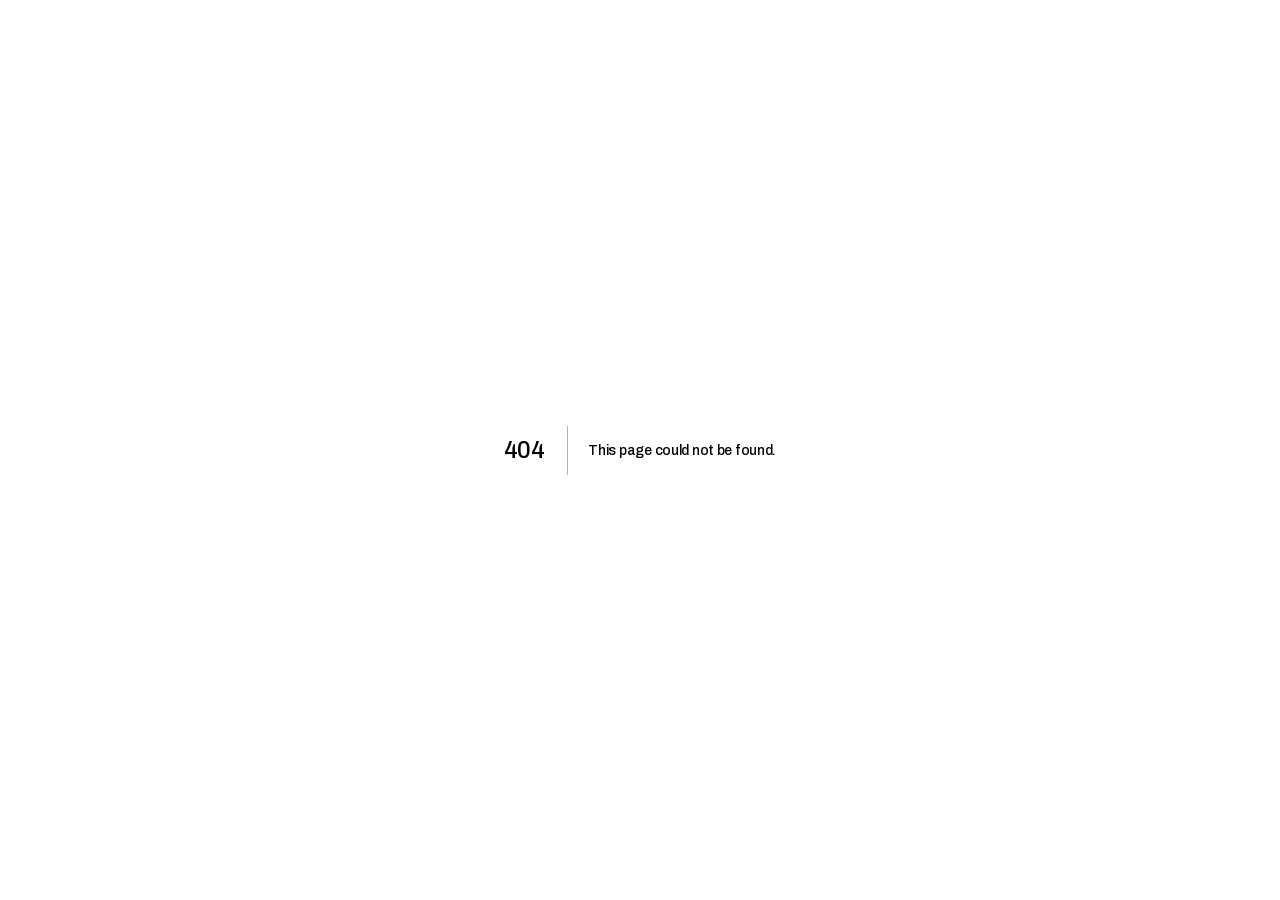
<file: 404/index.html>
<!DOCTYPE html><!--0stCWkAzptX7rwbsGJ3vx--><html lang="en" dir="ltr" class="dark"><head><meta charSet="utf-8"/><meta name="viewport" content="width=device-width, initial-scale=1"/><link rel="stylesheet" href="/_next/static/chunks/a7e4a58a19f80507.css" data-precedence="next"/><link rel="stylesheet" href="/_next/static/chunks/b7464e97572661ee.css" data-precedence="next"/><link rel="preload" as="script" fetchPriority="low" href="/_next/static/chunks/58c60a5fa6b544da.js"/><script src="/_next/static/chunks/1b722dc42a67f14a.js" async=""></script><script src="/_next/static/chunks/b703e2f2e4ccef10.js" async=""></script><script src="/_next/static/chunks/turbopack-52b0d4875b1e1ae3.js" async=""></script><script src="/_next/static/chunks/28392ef45f00e723.js" async=""></script><script src="/_next/static/chunks/1e37d06b4cff8eb3.js" async=""></script><script src="/_next/static/chunks/4392189f08a7af14.js" async=""></script><meta name="robots" content="noindex"/><meta name="next-size-adjust" content=""/><title>404: This page could not be found.</title><title>AntA by MK Technologies | Own Your Code. Own Your Data.</title><meta name="description" content="Hardcore, owner-controlled management systems. Clinic, retail, fleet, rental, HR, home and car — offline-first, online-intelligent."/><meta name="author" content="MK Technologies"/><meta name="keywords" content="clinic management system,offline POS,fleet management,rental management software,HR software Egypt,AntA,MK Technologies"/><meta property="og:title" content="AntA by MK Technologies"/><meta property="og:description" content="Own your code. Own your data. Offline-first management systems with online intelligence."/><meta property="og:site_name" content="AntA by MK Technologies"/><meta property="og:type" content="website"/><meta name="twitter:card" content="summary_large_image"/><meta name="twitter:title" content="AntA by MK Technologies"/><meta name="twitter:description" content="Own your code. Own your data. Offline-first management systems with online intelligence."/><link rel="icon" href="/favicon.png"/><script src="/_next/static/chunks/a6dad97d9634a72d.js" noModule=""></script></head><body class="inter_ce929fb-module__qqrwVG__variable archivo_d177c564-module__pDYJOG__variable noto_kufi_arabic_7f04f613-module__gZVJyG__variable geist_mono_8d43a2aa-module__8Li5zG__variable antialiased bg-background text-foreground"><div hidden=""><!--$--><!--/$--></div><div style="font-family:system-ui,&quot;Segoe UI&quot;,Roboto,Helvetica,Arial,sans-serif,&quot;Apple Color Emoji&quot;,&quot;Segoe UI Emoji&quot;;height:100vh;text-align:center;display:flex;flex-direction:column;align-items:center;justify-content:center"><div><style>body{color:#000;background:#fff;margin:0}.next-error-h1{border-right:1px solid rgba(0,0,0,.3)}@media (prefers-color-scheme:dark){body{color:#fff;background:#000}.next-error-h1{border-right:1px solid rgba(255,255,255,.3)}}</style><h1 class="next-error-h1" style="display:inline-block;margin:0 20px 0 0;padding:0 23px 0 0;font-size:24px;font-weight:500;vertical-align:top;line-height:49px">404</h1><div style="display:inline-block"><h2 style="font-size:14px;font-weight:400;line-height:49px;margin:0">This page could not be found.</h2></div></div></div><!--$--><!--/$--><div role="region" aria-label="Notifications (F8)" tabindex="-1" style="pointer-events:none"><ol tabindex="-1" class="fixed top-0 z-[100] flex max-h-screen w-full flex-col-reverse p-4 sm:bottom-0 sm:right-0 sm:top-auto sm:flex-col md:max-w-[420px]"></ol></div><script src="/_next/static/chunks/58c60a5fa6b544da.js" id="_R_" async=""></script><script>(self.__next_f=self.__next_f||[]).push([0])</script><script>self.__next_f.push([1,"1:\"$Sreact.fragment\"\n2:I[13865,[\"/_next/static/chunks/28392ef45f00e723.js\",\"/_next/static/chunks/1e37d06b4cff8eb3.js\",\"/_next/static/chunks/4392189f08a7af14.js\"],\"LanguageProvider\"]\n3:I[14015,[\"/_next/static/chunks/28392ef45f00e723.js\",\"/_next/static/chunks/1e37d06b4cff8eb3.js\",\"/_next/static/chunks/4392189f08a7af14.js\"],\"SpecsProvider\"]\n4:I[39756,[\"/_next/static/chunks/28392ef45f00e723.js\",\"/_next/static/chunks/1e37d06b4cff8eb3.js\",\"/_next/static/chunks/4392189f08a7af14.js\"],\"default\"]\n5:I[37457,[\"/_next/static/chunks/28392ef45f00e723.js\",\"/_next/static/chunks/1e37d06b4cff8eb3.js\",\"/_next/static/chunks/4392189f08a7af14.js\"],\"default\"]\n6:I[77855,[\"/_next/static/chunks/28392ef45f00e723.js\",\"/_next/static/chunks/1e37d06b4cff8eb3.js\",\"/_next/static/chunks/4392189f08a7af14.js\"],\"Toaster\"]\n7:I[97367,[\"/_next/static/chunks/28392ef45f00e723.js\",\"/_next/static/chunks/1e37d06b4cff8eb3.js\",\"/_next/static/chunks/4392189f08a7af14.js\"],\"OutletBoundary\"]\n8:\"$Sreact.suspense\"\na:I[97367,[\"/_next/static/chunks/28392ef45f00e723.js\",\"/_next/static/chunks/1e37d06b4cff8eb3.js\",\"/_next/static/chunks/4392189f08a7af14.js\"],\"ViewportBoundary\"]\nc:I[97367,[\"/_next/static/chunks/28392ef45f00e723.js\",\"/_next/static/chunks/1e37d06b4cff8eb3.js\",\"/_next/static/chunks/4392189f08a7af14.js\"],\"MetadataBoundary\"]\ne:I[68027,[\"/_next/static/chunks/28392ef45f00e723.js\",\"/_next/static/chunks/1e37d06b4cff8eb3.js\",\"/_next/static/chunks/4392189f08a7af14.js\"],\"default\"]\n:HL[\"/_next/static/chunks/a7e4a58a19f80507.css\",\"style\"]\n:HL[\"/_next/static/chunks/b7464e97572661ee.css\",\"style\"]\n"])</script><script>self.__next_f.push([1,"0:{\"P\":null,\"b\":\"0stCWkAzptX7rwbsGJ3vx\",\"c\":[\"\",\"_not-found\",\"\"],\"q\":\"\",\"i\":false,\"f\":[[[\"\",{\"children\":[\"/_not-found\",{\"children\":[\"__PAGE__\",{}]}]},\"$undefined\",\"$undefined\",true],[[\"$\",\"$1\",\"c\",{\"children\":[[[\"$\",\"link\",\"0\",{\"rel\":\"stylesheet\",\"href\":\"/_next/static/chunks/a7e4a58a19f80507.css\",\"precedence\":\"next\",\"crossOrigin\":\"$undefined\",\"nonce\":\"$undefined\"}],[\"$\",\"link\",\"1\",{\"rel\":\"stylesheet\",\"href\":\"/_next/static/chunks/b7464e97572661ee.css\",\"precedence\":\"next\",\"crossOrigin\":\"$undefined\",\"nonce\":\"$undefined\"}],[\"$\",\"script\",\"script-0\",{\"src\":\"/_next/static/chunks/28392ef45f00e723.js\",\"async\":true,\"nonce\":\"$undefined\"}],[\"$\",\"script\",\"script-1\",{\"src\":\"/_next/static/chunks/1e37d06b4cff8eb3.js\",\"async\":true,\"nonce\":\"$undefined\"}],[\"$\",\"script\",\"script-2\",{\"src\":\"/_next/static/chunks/4392189f08a7af14.js\",\"async\":true,\"nonce\":\"$undefined\"}]],[\"$\",\"html\",null,{\"lang\":\"en\",\"dir\":\"ltr\",\"suppressHydrationWarning\":true,\"className\":\"dark\",\"children\":[\"$\",\"body\",null,{\"className\":\"inter_ce929fb-module__qqrwVG__variable archivo_d177c564-module__pDYJOG__variable noto_kufi_arabic_7f04f613-module__gZVJyG__variable geist_mono_8d43a2aa-module__8Li5zG__variable antialiased bg-background text-foreground\",\"children\":[[\"$\",\"$L2\",null,{\"children\":[\"$\",\"$L3\",null,{\"children\":[\"$\",\"$L4\",null,{\"parallelRouterKey\":\"children\",\"error\":\"$undefined\",\"errorStyles\":\"$undefined\",\"errorScripts\":\"$undefined\",\"template\":[\"$\",\"$L5\",null,{}],\"templateStyles\":\"$undefined\",\"templateScripts\":\"$undefined\",\"notFound\":[[[\"$\",\"title\",null,{\"children\":\"404: This page could not be found.\"}],[\"$\",\"div\",null,{\"style\":{\"fontFamily\":\"system-ui,\\\"Segoe UI\\\",Roboto,Helvetica,Arial,sans-serif,\\\"Apple Color Emoji\\\",\\\"Segoe UI Emoji\\\"\",\"height\":\"100vh\",\"textAlign\":\"center\",\"display\":\"flex\",\"flexDirection\":\"column\",\"alignItems\":\"center\",\"justifyContent\":\"center\"},\"children\":[\"$\",\"div\",null,{\"children\":[[\"$\",\"style\",null,{\"dangerouslySetInnerHTML\":{\"__html\":\"body{color:#000;background:#fff;margin:0}.next-error-h1{border-right:1px solid rgba(0,0,0,.3)}@media (prefers-color-scheme:dark){body{color:#fff;background:#000}.next-error-h1{border-right:1px solid rgba(255,255,255,.3)}}\"}}],[\"$\",\"h1\",null,{\"className\":\"next-error-h1\",\"style\":{\"display\":\"inline-block\",\"margin\":\"0 20px 0 0\",\"padding\":\"0 23px 0 0\",\"fontSize\":24,\"fontWeight\":500,\"verticalAlign\":\"top\",\"lineHeight\":\"49px\"},\"children\":404}],[\"$\",\"div\",null,{\"style\":{\"display\":\"inline-block\"},\"children\":[\"$\",\"h2\",null,{\"style\":{\"fontSize\":14,\"fontWeight\":400,\"lineHeight\":\"49px\",\"margin\":0},\"children\":\"This page could not be found.\"}]}]]}]}]],[]],\"forbidden\":\"$undefined\",\"unauthorized\":\"$undefined\"}]}]}],[\"$\",\"$L6\",null,{}]]}]}]]}],{\"children\":[[\"$\",\"$1\",\"c\",{\"children\":[null,[\"$\",\"$L4\",null,{\"parallelRouterKey\":\"children\",\"error\":\"$undefined\",\"errorStyles\":\"$undefined\",\"errorScripts\":\"$undefined\",\"template\":[\"$\",\"$L5\",null,{}],\"templateStyles\":\"$undefined\",\"templateScripts\":\"$undefined\",\"notFound\":\"$undefined\",\"forbidden\":\"$undefined\",\"unauthorized\":\"$undefined\"}]]}],{\"children\":[[\"$\",\"$1\",\"c\",{\"children\":[[[\"$\",\"title\",null,{\"children\":\"404: This page could not be found.\"}],[\"$\",\"div\",null,{\"style\":\"$0:f:0:1:0:props:children:1:props:children:props:children:0:props:children:props:children:props:notFound:0:1:props:style\",\"children\":[\"$\",\"div\",null,{\"children\":[[\"$\",\"style\",null,{\"dangerouslySetInnerHTML\":{\"__html\":\"body{color:#000;background:#fff;margin:0}.next-error-h1{border-right:1px solid rgba(0,0,0,.3)}@media (prefers-color-scheme:dark){body{color:#fff;background:#000}.next-error-h1{border-right:1px solid rgba(255,255,255,.3)}}\"}}],[\"$\",\"h1\",null,{\"className\":\"next-error-h1\",\"style\":\"$0:f:0:1:0:props:children:1:props:children:props:children:0:props:children:props:children:props:notFound:0:1:props:children:props:children:1:props:style\",\"children\":404}],[\"$\",\"div\",null,{\"style\":\"$0:f:0:1:0:props:children:1:props:children:props:children:0:props:children:props:children:props:notFound:0:1:props:children:props:children:2:props:style\",\"children\":[\"$\",\"h2\",null,{\"style\":\"$0:f:0:1:0:props:children:1:props:children:props:children:0:props:children:props:children:props:notFound:0:1:props:children:props:children:2:props:children:props:style\",\"children\":\"This page could not be found.\"}]}]]}]}]],null,[\"$\",\"$L7\",null,{\"children\":[\"$\",\"$8\",null,{\"name\":\"Next.MetadataOutlet\",\"children\":\"$@9\"}]}]]}],{},null,false,false]},null,false,false]},null,false,false],[\"$\",\"$1\",\"h\",{\"children\":[[\"$\",\"meta\",null,{\"name\":\"robots\",\"content\":\"noindex\"}],[\"$\",\"$La\",null,{\"children\":\"$Lb\"}],[\"$\",\"div\",null,{\"hidden\":true,\"children\":[\"$\",\"$Lc\",null,{\"children\":[\"$\",\"$8\",null,{\"name\":\"Next.Metadata\",\"children\":\"$Ld\"}]}]}],[\"$\",\"meta\",null,{\"name\":\"next-size-adjust\",\"content\":\"\"}]]}],false]],\"m\":\"$undefined\",\"G\":[\"$e\",\"$undefined\"],\"S\":true}\n"])</script><script>self.__next_f.push([1,"b:[[\"$\",\"meta\",\"0\",{\"charSet\":\"utf-8\"}],[\"$\",\"meta\",\"1\",{\"name\":\"viewport\",\"content\":\"width=device-width, initial-scale=1\"}]]\n"])</script><script>self.__next_f.push([1,"f:I[27201,[\"/_next/static/chunks/28392ef45f00e723.js\",\"/_next/static/chunks/1e37d06b4cff8eb3.js\",\"/_next/static/chunks/4392189f08a7af14.js\"],\"IconMark\"]\n9:null\nd:[[\"$\",\"title\",\"0\",{\"children\":\"AntA by MK Technologies | Own Your Code. Own Your Data.\"}],[\"$\",\"meta\",\"1\",{\"name\":\"description\",\"content\":\"Hardcore, owner-controlled management systems. Clinic, retail, fleet, rental, HR, home and car — offline-first, online-intelligent.\"}],[\"$\",\"meta\",\"2\",{\"name\":\"author\",\"content\":\"MK Technologies\"}],[\"$\",\"meta\",\"3\",{\"name\":\"keywords\",\"content\":\"clinic management system,offline POS,fleet management,rental management software,HR software Egypt,AntA,MK Technologies\"}],[\"$\",\"meta\",\"4\",{\"property\":\"og:title\",\"content\":\"AntA by MK Technologies\"}],[\"$\",\"meta\",\"5\",{\"property\":\"og:description\",\"content\":\"Own your code. Own your data. Offline-first management systems with online intelligence.\"}],[\"$\",\"meta\",\"6\",{\"property\":\"og:site_name\",\"content\":\"AntA by MK Technologies\"}],[\"$\",\"meta\",\"7\",{\"property\":\"og:type\",\"content\":\"website\"}],[\"$\",\"meta\",\"8\",{\"name\":\"twitter:card\",\"content\":\"summary_large_image\"}],[\"$\",\"meta\",\"9\",{\"name\":\"twitter:title\",\"content\":\"AntA by MK Technologies\"}],[\"$\",\"meta\",\"10\",{\"name\":\"twitter:description\",\"content\":\"Own your code. Own your data. Offline-first management systems with online intelligence.\"}],[\"$\",\"link\",\"11\",{\"rel\":\"icon\",\"href\":\"/favicon.png\"}],[\"$\",\"$Lf\",\"12\",{}]]\n"])</script></body></html>
</file>
<file: _next/static/chunks/a7e4a58a19f80507.css>
@font-face{font-family:Inter;font-style:normal;font-weight:400;font-display:swap;src:url(../media/2c55a0e60120577a-s.2a48534a.woff2)format("woff2");unicode-range:U+460-52F,U+1C80-1C8A,U+20B4,U+2DE0-2DFF,U+A640-A69F,U+FE2E-FE2F}@font-face{font-family:Inter;font-style:normal;font-weight:400;font-display:swap;src:url(../media/9c72aa0f40e4eef8-s.18a48cbc.woff2)format("woff2");unicode-range:U+301,U+400-45F,U+490-491,U+4B0-4B1,U+2116}@font-face{font-family:Inter;font-style:normal;font-weight:400;font-display:swap;src:url(../media/ad66f9afd8947f86-s.7a40eb73.woff2)format("woff2");unicode-range:U+1F??}@font-face{font-family:Inter;font-style:normal;font-weight:400;font-display:swap;src:url(../media/5476f68d60460930-s.c995e352.woff2)format("woff2");unicode-range:U+370-377,U+37A-37F,U+384-38A,U+38C,U+38E-3A1,U+3A3-3FF}@font-face{font-family:Inter;font-style:normal;font-weight:400;font-display:swap;src:url(../media/2bbe8d2671613f1f-s.76dcb0b2.woff2)format("woff2");unicode-range:U+102-103,U+110-111,U+128-129,U+168-169,U+1A0-1A1,U+1AF-1B0,U+300-301,U+303-304,U+308-309,U+323,U+329,U+1EA0-1EF9,U+20AB}@font-face{font-family:Inter;font-style:normal;font-weight:400;font-display:swap;src:url(../media/1bffadaabf893a1e-s.7cd81963.woff2)format("woff2");unicode-range:U+100-2BA,U+2BD-2C5,U+2C7-2CC,U+2CE-2D7,U+2DD-2FF,U+304,U+308,U+329,U+1D00-1DBF,U+1E00-1E9F,U+1EF2-1EFF,U+2020,U+20A0-20AB,U+20AD-20C4,U+2113,U+2C60-2C7F,U+A720-A7FF}@font-face{font-family:Inter;font-style:normal;font-weight:400;font-display:swap;src:url(../media/83afe278b6a6bb3c-s.p.3a6ba036.woff2)format("woff2");unicode-range:U+??,U+131,U+152-153,U+2BB-2BC,U+2C6,U+2DA,U+2DC,U+304,U+308,U+329,U+2000-206F,U+20AC,U+2122,U+2191,U+2193,U+2212,U+2215,U+FEFF,U+FFFD}@font-face{font-family:Inter;font-style:normal;font-weight:500;font-display:swap;src:url(../media/2c55a0e60120577a-s.2a48534a.woff2)format("woff2");unicode-range:U+460-52F,U+1C80-1C8A,U+20B4,U+2DE0-2DFF,U+A640-A69F,U+FE2E-FE2F}@font-face{font-family:Inter;font-style:normal;font-weight:500;font-display:swap;src:url(../media/9c72aa0f40e4eef8-s.18a48cbc.woff2)format("woff2");unicode-range:U+301,U+400-45F,U+490-491,U+4B0-4B1,U+2116}@font-face{font-family:Inter;font-style:normal;font-weight:500;font-display:swap;src:url(../media/ad66f9afd8947f86-s.7a40eb73.woff2)format("woff2");unicode-range:U+1F??}@font-face{font-family:Inter;font-style:normal;font-weight:500;font-display:swap;src:url(../media/5476f68d60460930-s.c995e352.woff2)format("woff2");unicode-range:U+370-377,U+37A-37F,U+384-38A,U+38C,U+38E-3A1,U+3A3-3FF}@font-face{font-family:Inter;font-style:normal;font-weight:500;font-display:swap;src:url(../media/2bbe8d2671613f1f-s.76dcb0b2.woff2)format("woff2");unicode-range:U+102-103,U+110-111,U+128-129,U+168-169,U+1A0-1A1,U+1AF-1B0,U+300-301,U+303-304,U+308-309,U+323,U+329,U+1EA0-1EF9,U+20AB}@font-face{font-family:Inter;font-style:normal;font-weight:500;font-display:swap;src:url(../media/1bffadaabf893a1e-s.7cd81963.woff2)format("woff2");unicode-range:U+100-2BA,U+2BD-2C5,U+2C7-2CC,U+2CE-2D7,U+2DD-2FF,U+304,U+308,U+329,U+1D00-1DBF,U+1E00-1E9F,U+1EF2-1EFF,U+2020,U+20A0-20AB,U+20AD-20C4,U+2113,U+2C60-2C7F,U+A720-A7FF}@font-face{font-family:Inter;font-style:normal;font-weight:500;font-display:swap;src:url(../media/83afe278b6a6bb3c-s.p.3a6ba036.woff2)format("woff2");unicode-range:U+??,U+131,U+152-153,U+2BB-2BC,U+2C6,U+2DA,U+2DC,U+304,U+308,U+329,U+2000-206F,U+20AC,U+2122,U+2191,U+2193,U+2212,U+2215,U+FEFF,U+FFFD}@font-face{font-family:Inter;font-style:normal;font-weight:600;font-display:swap;src:url(../media/2c55a0e60120577a-s.2a48534a.woff2)format("woff2");unicode-range:U+460-52F,U+1C80-1C8A,U+20B4,U+2DE0-2DFF,U+A640-A69F,U+FE2E-FE2F}@font-face{font-family:Inter;font-style:normal;font-weight:600;font-display:swap;src:url(../media/9c72aa0f40e4eef8-s.18a48cbc.woff2)format("woff2");unicode-range:U+301,U+400-45F,U+490-491,U+4B0-4B1,U+2116}@font-face{font-family:Inter;font-style:normal;font-weight:600;font-display:swap;src:url(../media/ad66f9afd8947f86-s.7a40eb73.woff2)format("woff2");unicode-range:U+1F??}@font-face{font-family:Inter;font-style:normal;font-weight:600;font-display:swap;src:url(../media/5476f68d60460930-s.c995e352.woff2)format("woff2");unicode-range:U+370-377,U+37A-37F,U+384-38A,U+38C,U+38E-3A1,U+3A3-3FF}@font-face{font-family:Inter;font-style:normal;font-weight:600;font-display:swap;src:url(../media/2bbe8d2671613f1f-s.76dcb0b2.woff2)format("woff2");unicode-range:U+102-103,U+110-111,U+128-129,U+168-169,U+1A0-1A1,U+1AF-1B0,U+300-301,U+303-304,U+308-309,U+323,U+329,U+1EA0-1EF9,U+20AB}@font-face{font-family:Inter;font-style:normal;font-weight:600;font-display:swap;src:url(../media/1bffadaabf893a1e-s.7cd81963.woff2)format("woff2");unicode-range:U+100-2BA,U+2BD-2C5,U+2C7-2CC,U+2CE-2D7,U+2DD-2FF,U+304,U+308,U+329,U+1D00-1DBF,U+1E00-1E9F,U+1EF2-1EFF,U+2020,U+20A0-20AB,U+20AD-20C4,U+2113,U+2C60-2C7F,U+A720-A7FF}@font-face{font-family:Inter;font-style:normal;font-weight:600;font-display:swap;src:url(../media/83afe278b6a6bb3c-s.p.3a6ba036.woff2)format("woff2");unicode-range:U+??,U+131,U+152-153,U+2BB-2BC,U+2C6,U+2DA,U+2DC,U+304,U+308,U+329,U+2000-206F,U+20AC,U+2122,U+2191,U+2193,U+2212,U+2215,U+FEFF,U+FFFD}@font-face{font-family:Inter;font-style:normal;font-weight:700;font-display:swap;src:url(../media/2c55a0e60120577a-s.2a48534a.woff2)format("woff2");unicode-range:U+460-52F,U+1C80-1C8A,U+20B4,U+2DE0-2DFF,U+A640-A69F,U+FE2E-FE2F}@font-face{font-family:Inter;font-style:normal;font-weight:700;font-display:swap;src:url(../media/9c72aa0f40e4eef8-s.18a48cbc.woff2)format("woff2");unicode-range:U+301,U+400-45F,U+490-491,U+4B0-4B1,U+2116}@font-face{font-family:Inter;font-style:normal;font-weight:700;font-display:swap;src:url(../media/ad66f9afd8947f86-s.7a40eb73.woff2)format("woff2");unicode-range:U+1F??}@font-face{font-family:Inter;font-style:normal;font-weight:700;font-display:swap;src:url(../media/5476f68d60460930-s.c995e352.woff2)format("woff2");unicode-range:U+370-377,U+37A-37F,U+384-38A,U+38C,U+38E-3A1,U+3A3-3FF}@font-face{font-family:Inter;font-style:normal;font-weight:700;font-display:swap;src:url(../media/2bbe8d2671613f1f-s.76dcb0b2.woff2)format("woff2");unicode-range:U+102-103,U+110-111,U+128-129,U+168-169,U+1A0-1A1,U+1AF-1B0,U+300-301,U+303-304,U+308-309,U+323,U+329,U+1EA0-1EF9,U+20AB}@font-face{font-family:Inter;font-style:normal;font-weight:700;font-display:swap;src:url(../media/1bffadaabf893a1e-s.7cd81963.woff2)format("woff2");unicode-range:U+100-2BA,U+2BD-2C5,U+2C7-2CC,U+2CE-2D7,U+2DD-2FF,U+304,U+308,U+329,U+1D00-1DBF,U+1E00-1E9F,U+1EF2-1EFF,U+2020,U+20A0-20AB,U+20AD-20C4,U+2113,U+2C60-2C7F,U+A720-A7FF}@font-face{font-family:Inter;font-style:normal;font-weight:700;font-display:swap;src:url(../media/83afe278b6a6bb3c-s.p.3a6ba036.woff2)format("woff2");unicode-range:U+??,U+131,U+152-153,U+2BB-2BC,U+2C6,U+2DA,U+2DC,U+304,U+308,U+329,U+2000-206F,U+20AC,U+2122,U+2191,U+2193,U+2212,U+2215,U+FEFF,U+FFFD}@font-face{font-family:Inter Fallback;src:local(Arial);ascent-override:90.44%;descent-override:22.52%;line-gap-override:0.0%;size-adjust:107.12%}.inter_ce929fb-module__qqrwVG__className{font-family:Inter,Inter Fallback;font-style:normal}.inter_ce929fb-module__qqrwVG__variable{--font-inter:"Inter","Inter Fallback"}
@font-face{font-family:Archivo;font-style:normal;font-weight:500;font-stretch:100%;font-display:swap;src:url(../media/a2947afc6a06879b-s.5f161693.woff2)format("woff2");unicode-range:U+102-103,U+110-111,U+128-129,U+168-169,U+1A0-1A1,U+1AF-1B0,U+300-301,U+303-304,U+308-309,U+323,U+329,U+1EA0-1EF9,U+20AB}@font-face{font-family:Archivo;font-style:normal;font-weight:500;font-stretch:100%;font-display:swap;src:url(../media/651aaf1801011892-s.7b2da7da.woff2)format("woff2");unicode-range:U+100-2BA,U+2BD-2C5,U+2C7-2CC,U+2CE-2D7,U+2DD-2FF,U+304,U+308,U+329,U+1D00-1DBF,U+1E00-1E9F,U+1EF2-1EFF,U+2020,U+20A0-20AB,U+20AD-20C4,U+2113,U+2C60-2C7F,U+A720-A7FF}@font-face{font-family:Archivo;font-style:normal;font-weight:500;font-stretch:100%;font-display:swap;src:url(../media/75affa71d1e2f6a7-s.p.51cde8ff.woff2)format("woff2");unicode-range:U+??,U+131,U+152-153,U+2BB-2BC,U+2C6,U+2DA,U+2DC,U+304,U+308,U+329,U+2000-206F,U+20AC,U+2122,U+2191,U+2193,U+2212,U+2215,U+FEFF,U+FFFD}@font-face{font-family:Archivo;font-style:normal;font-weight:600;font-stretch:100%;font-display:swap;src:url(../media/a2947afc6a06879b-s.5f161693.woff2)format("woff2");unicode-range:U+102-103,U+110-111,U+128-129,U+168-169,U+1A0-1A1,U+1AF-1B0,U+300-301,U+303-304,U+308-309,U+323,U+329,U+1EA0-1EF9,U+20AB}@font-face{font-family:Archivo;font-style:normal;font-weight:600;font-stretch:100%;font-display:swap;src:url(../media/651aaf1801011892-s.7b2da7da.woff2)format("woff2");unicode-range:U+100-2BA,U+2BD-2C5,U+2C7-2CC,U+2CE-2D7,U+2DD-2FF,U+304,U+308,U+329,U+1D00-1DBF,U+1E00-1E9F,U+1EF2-1EFF,U+2020,U+20A0-20AB,U+20AD-20C4,U+2113,U+2C60-2C7F,U+A720-A7FF}@font-face{font-family:Archivo;font-style:normal;font-weight:600;font-stretch:100%;font-display:swap;src:url(../media/75affa71d1e2f6a7-s.p.51cde8ff.woff2)format("woff2");unicode-range:U+??,U+131,U+152-153,U+2BB-2BC,U+2C6,U+2DA,U+2DC,U+304,U+308,U+329,U+2000-206F,U+20AC,U+2122,U+2191,U+2193,U+2212,U+2215,U+FEFF,U+FFFD}@font-face{font-family:Archivo;font-style:normal;font-weight:700;font-stretch:100%;font-display:swap;src:url(../media/a2947afc6a06879b-s.5f161693.woff2)format("woff2");unicode-range:U+102-103,U+110-111,U+128-129,U+168-169,U+1A0-1A1,U+1AF-1B0,U+300-301,U+303-304,U+308-309,U+323,U+329,U+1EA0-1EF9,U+20AB}@font-face{font-family:Archivo;font-style:normal;font-weight:700;font-stretch:100%;font-display:swap;src:url(../media/651aaf1801011892-s.7b2da7da.woff2)format("woff2");unicode-range:U+100-2BA,U+2BD-2C5,U+2C7-2CC,U+2CE-2D7,U+2DD-2FF,U+304,U+308,U+329,U+1D00-1DBF,U+1E00-1E9F,U+1EF2-1EFF,U+2020,U+20A0-20AB,U+20AD-20C4,U+2113,U+2C60-2C7F,U+A720-A7FF}@font-face{font-family:Archivo;font-style:normal;font-weight:700;font-stretch:100%;font-display:swap;src:url(../media/75affa71d1e2f6a7-s.p.51cde8ff.woff2)format("woff2");unicode-range:U+??,U+131,U+152-153,U+2BB-2BC,U+2C6,U+2DA,U+2DC,U+304,U+308,U+329,U+2000-206F,U+20AC,U+2122,U+2191,U+2193,U+2212,U+2215,U+FEFF,U+FFFD}@font-face{font-family:Archivo;font-style:normal;font-weight:800;font-stretch:100%;font-display:swap;src:url(../media/a2947afc6a06879b-s.5f161693.woff2)format("woff2");unicode-range:U+102-103,U+110-111,U+128-129,U+168-169,U+1A0-1A1,U+1AF-1B0,U+300-301,U+303-304,U+308-309,U+323,U+329,U+1EA0-1EF9,U+20AB}@font-face{font-family:Archivo;font-style:normal;font-weight:800;font-stretch:100%;font-display:swap;src:url(../media/651aaf1801011892-s.7b2da7da.woff2)format("woff2");unicode-range:U+100-2BA,U+2BD-2C5,U+2C7-2CC,U+2CE-2D7,U+2DD-2FF,U+304,U+308,U+329,U+1D00-1DBF,U+1E00-1E9F,U+1EF2-1EFF,U+2020,U+20A0-20AB,U+20AD-20C4,U+2113,U+2C60-2C7F,U+A720-A7FF}@font-face{font-family:Archivo;font-style:normal;font-weight:800;font-stretch:100%;font-display:swap;src:url(../media/75affa71d1e2f6a7-s.p.51cde8ff.woff2)format("woff2");unicode-range:U+??,U+131,U+152-153,U+2BB-2BC,U+2C6,U+2DA,U+2DC,U+304,U+308,U+329,U+2000-206F,U+20AC,U+2122,U+2191,U+2193,U+2212,U+2215,U+FEFF,U+FFFD}@font-face{font-family:Archivo;font-style:normal;font-weight:900;font-stretch:100%;font-display:swap;src:url(../media/a2947afc6a06879b-s.5f161693.woff2)format("woff2");unicode-range:U+102-103,U+110-111,U+128-129,U+168-169,U+1A0-1A1,U+1AF-1B0,U+300-301,U+303-304,U+308-309,U+323,U+329,U+1EA0-1EF9,U+20AB}@font-face{font-family:Archivo;font-style:normal;font-weight:900;font-stretch:100%;font-display:swap;src:url(../media/651aaf1801011892-s.7b2da7da.woff2)format("woff2");unicode-range:U+100-2BA,U+2BD-2C5,U+2C7-2CC,U+2CE-2D7,U+2DD-2FF,U+304,U+308,U+329,U+1D00-1DBF,U+1E00-1E9F,U+1EF2-1EFF,U+2020,U+20A0-20AB,U+20AD-20C4,U+2113,U+2C60-2C7F,U+A720-A7FF}@font-face{font-family:Archivo;font-style:normal;font-weight:900;font-stretch:100%;font-display:swap;src:url(../media/75affa71d1e2f6a7-s.p.51cde8ff.woff2)format("woff2");unicode-range:U+??,U+131,U+152-153,U+2BB-2BC,U+2C6,U+2DA,U+2DC,U+304,U+308,U+329,U+2000-206F,U+20AC,U+2122,U+2191,U+2193,U+2212,U+2215,U+FEFF,U+FFFD}@font-face{font-family:Archivo Fallback;src:local(Arial);ascent-override:88.96%;descent-override:21.28%;line-gap-override:0.0%;size-adjust:98.7%}.archivo_d177c564-module__pDYJOG__className{font-family:Archivo,Archivo Fallback;font-style:normal}.archivo_d177c564-module__pDYJOG__variable{--font-archivo:"Archivo","Archivo Fallback"}
@font-face{font-family:Noto Kufi Arabic;font-style:normal;font-weight:400;font-display:swap;src:url(../media/744885950b1fe0ff-s.p.aa165a4d.woff2)format("woff2");unicode-range:U+6??,U+750-77F,U+870-891,U+897-8E1,U+8E3-8FF,U+200C-200E,U+2010-2011,U+204F,U+2E41,U+FB50-FDFF,U+FE70-FE74,U+FE76-FEFC,U+102E0-102FB,U+10E60-10E7E,U+10EC2-10EC7,U+10EC9-10EEE,U+10EF?,U+1EE00-1EE03,U+1EE05-1EE1F,U+1EE21-1EE22,U+1EE24,U+1EE27,U+1EE29-1EE32,U+1EE34-1EE37,U+1EE39,U+1EE3B,U+1EE42,U+1EE47,U+1EE49,U+1EE4B,U+1EE4D-1EE4F,U+1EE51-1EE52,U+1EE54,U+1EE57,U+1EE59,U+1EE5B,U+1EE5D,U+1EE5F,U+1EE61-1EE62,U+1EE64,U+1EE67-1EE6A,U+1EE6C-1EE72,U+1EE74-1EE77,U+1EE79-1EE7C,U+1EE7E,U+1EE80-1EE89,U+1EE8B-1EE9B,U+1EEA1-1EEA3,U+1EEA5-1EEA9,U+1EEAB-1EEBB,U+1EEF0-1EEF1}@font-face{font-family:Noto Kufi Arabic;font-style:normal;font-weight:400;font-display:swap;src:url(../media/e7be13e0732bd6dc-s.b0a0e105.woff2)format("woff2");unicode-range:U+302-303,U+305,U+307-308,U+310,U+312,U+315,U+31A,U+326-327,U+32C,U+32F-330,U+332-333,U+338,U+33A,U+346,U+34D,U+391-3A1,U+3A3-3A9,U+3B1-3C9,U+3D1,U+3D5-3D6,U+3F0-3F1,U+3F4-3F5,U+2016-2017,U+2034-2038,U+203C,U+2040,U+2043,U+2047,U+2050,U+2057,U+205F,U+2070-2071,U+2074-209F,U+20D0-20DC,U+20E1,U+20E5-20EF,U+2100-2112,U+2114-2115,U+2117-2121,U+2123-214F,U+2190,U+2192,U+2194-21AE,U+21B0-21E5,U+21F1-21F2,U+21F4-2211,U+2213-2214,U+2216-22FF,U+2308-230B,U+2310,U+2319,U+231C-2321,U+2336-237A,U+237C,U+2395,U+239B-23B7,U+23D0,U+23DC-23E1,U+2474-2475,U+25AF,U+25B3,U+25B7,U+25BD,U+25C1,U+25CA,U+25CC,U+25FB,U+266D-266F,U+27C0-27FF,U+2900-2AFF,U+2B0E-2B11,U+2B30-2B4C,U+2BFE,U+3030,U+FF5B,U+FF5D,U+1D400-1D7FF,U+1EE??}@font-face{font-family:Noto Kufi Arabic;font-style:normal;font-weight:400;font-display:swap;src:url(../media/98fc1f0b00398dc4-s.f7df5ccb.woff2)format("woff2");unicode-range:U+1-C,U+E-1F,U+7F-9F,U+20DD-20E0,U+20E2-20E4,U+2150-218F,U+2190,U+2192,U+2194-2199,U+21AF,U+21E6-21F0,U+21F3,U+2218-2219,U+2299,U+22C4-22C6,U+2300-243F,U+2440-244A,U+2460-24FF,U+25A0-27BF,U+28??,U+2921-2922,U+2981,U+29BF,U+29EB,U+2B??,U+4DC0-4DFF,U+FFF9-FFFB,U+10140-1018E,U+10190-1019C,U+101A0,U+101D0-101FD,U+102E0-102FB,U+10E60-10E7E,U+1D2C0-1D2D3,U+1D2E0-1D37F,U+1F0??,U+1F100-1F1AE,U+1F1E6-1F1FF,U+1F30D-1F30F,U+1F315,U+1F31C,U+1F31E,U+1F320-1F32C,U+1F336,U+1F378,U+1F37D,U+1F382,U+1F393-1F39F,U+1F3A7-1F3A8,U+1F3AC-1F3AF,U+1F3C2,U+1F3C4-1F3C6,U+1F3CA-1F3CE,U+1F3D4-1F3E0,U+1F3ED,U+1F3F1-1F3F3,U+1F3F5-1F3F7,U+1F408,U+1F415,U+1F41F,U+1F426,U+1F43F,U+1F441-1F442,U+1F444,U+1F446-1F449,U+1F44C-1F44E,U+1F453,U+1F46A,U+1F47D,U+1F4A3,U+1F4B0,U+1F4B3,U+1F4B9,U+1F4BB,U+1F4BF,U+1F4C8-1F4CB,U+1F4D6,U+1F4DA,U+1F4DF,U+1F4E3-1F4E6,U+1F4EA-1F4ED,U+1F4F7,U+1F4F9-1F4FB,U+1F4FD-1F4FE,U+1F503,U+1F507-1F50B,U+1F50D,U+1F512-1F513,U+1F53E-1F54A,U+1F54F-1F5FA,U+1F610,U+1F650-1F67F,U+1F687,U+1F68D,U+1F691,U+1F694,U+1F698,U+1F6AD,U+1F6B2,U+1F6B9-1F6BA,U+1F6BC,U+1F6C6-1F6CF,U+1F6D3-1F6D7,U+1F6E0-1F6EA,U+1F6F0-1F6F3,U+1F6F7-1F6FC,U+1F700-1F80B,U+1F810-1F847,U+1F850-1F859,U+1F860-1F887,U+1F890-1F8AD,U+1F8B0-1F8BB,U+1F8C0-1F8C1,U+1F8D0-1F8D8,U+1F900-1F90B,U+1F93B,U+1F946,U+1F984,U+1F996,U+1F9E9,U+1FA00-1FA6F,U+1FA70-1FA7C,U+1FA80-1FAC6,U+1FAC8,U+1FACC-1FADD,U+1FADF-1FAEB,U+1FAEF-1FAFA,U+1FB??}@font-face{font-family:Noto Kufi Arabic;font-style:normal;font-weight:400;font-display:swap;src:url(../media/e23f8683e762f841-s.31ec38d0.woff2)format("woff2");unicode-range:U+100-2BA,U+2BD-2C5,U+2C7-2CC,U+2CE-2D7,U+2DD-2FF,U+304,U+308,U+329,U+1D00-1DBF,U+1E00-1E9F,U+1EF2-1EFF,U+2020,U+20A0-20AB,U+20AD-20C4,U+2113,U+2C60-2C7F,U+A720-A7FF}@font-face{font-family:Noto Kufi Arabic;font-style:normal;font-weight:400;font-display:swap;src:url(../media/4641603b8553767b-s.5bb30e1c.woff2)format("woff2");unicode-range:U+??,U+131,U+152-153,U+2BB-2BC,U+2C6,U+2DA,U+2DC,U+304,U+308,U+329,U+2000-206F,U+20AC,U+2122,U+2191,U+2193,U+2212,U+2215,U+FEFF,U+FFFD}@font-face{font-family:Noto Kufi Arabic;font-style:normal;font-weight:500;font-display:swap;src:url(../media/744885950b1fe0ff-s.p.aa165a4d.woff2)format("woff2");unicode-range:U+6??,U+750-77F,U+870-891,U+897-8E1,U+8E3-8FF,U+200C-200E,U+2010-2011,U+204F,U+2E41,U+FB50-FDFF,U+FE70-FE74,U+FE76-FEFC,U+102E0-102FB,U+10E60-10E7E,U+10EC2-10EC7,U+10EC9-10EEE,U+10EF?,U+1EE00-1EE03,U+1EE05-1EE1F,U+1EE21-1EE22,U+1EE24,U+1EE27,U+1EE29-1EE32,U+1EE34-1EE37,U+1EE39,U+1EE3B,U+1EE42,U+1EE47,U+1EE49,U+1EE4B,U+1EE4D-1EE4F,U+1EE51-1EE52,U+1EE54,U+1EE57,U+1EE59,U+1EE5B,U+1EE5D,U+1EE5F,U+1EE61-1EE62,U+1EE64,U+1EE67-1EE6A,U+1EE6C-1EE72,U+1EE74-1EE77,U+1EE79-1EE7C,U+1EE7E,U+1EE80-1EE89,U+1EE8B-1EE9B,U+1EEA1-1EEA3,U+1EEA5-1EEA9,U+1EEAB-1EEBB,U+1EEF0-1EEF1}@font-face{font-family:Noto Kufi Arabic;font-style:normal;font-weight:500;font-display:swap;src:url(../media/e7be13e0732bd6dc-s.b0a0e105.woff2)format("woff2");unicode-range:U+302-303,U+305,U+307-308,U+310,U+312,U+315,U+31A,U+326-327,U+32C,U+32F-330,U+332-333,U+338,U+33A,U+346,U+34D,U+391-3A1,U+3A3-3A9,U+3B1-3C9,U+3D1,U+3D5-3D6,U+3F0-3F1,U+3F4-3F5,U+2016-2017,U+2034-2038,U+203C,U+2040,U+2043,U+2047,U+2050,U+2057,U+205F,U+2070-2071,U+2074-209F,U+20D0-20DC,U+20E1,U+20E5-20EF,U+2100-2112,U+2114-2115,U+2117-2121,U+2123-214F,U+2190,U+2192,U+2194-21AE,U+21B0-21E5,U+21F1-21F2,U+21F4-2211,U+2213-2214,U+2216-22FF,U+2308-230B,U+2310,U+2319,U+231C-2321,U+2336-237A,U+237C,U+2395,U+239B-23B7,U+23D0,U+23DC-23E1,U+2474-2475,U+25AF,U+25B3,U+25B7,U+25BD,U+25C1,U+25CA,U+25CC,U+25FB,U+266D-266F,U+27C0-27FF,U+2900-2AFF,U+2B0E-2B11,U+2B30-2B4C,U+2BFE,U+3030,U+FF5B,U+FF5D,U+1D400-1D7FF,U+1EE??}@font-face{font-family:Noto Kufi Arabic;font-style:normal;font-weight:500;font-display:swap;src:url(../media/98fc1f0b00398dc4-s.f7df5ccb.woff2)format("woff2");unicode-range:U+1-C,U+E-1F,U+7F-9F,U+20DD-20E0,U+20E2-20E4,U+2150-218F,U+2190,U+2192,U+2194-2199,U+21AF,U+21E6-21F0,U+21F3,U+2218-2219,U+2299,U+22C4-22C6,U+2300-243F,U+2440-244A,U+2460-24FF,U+25A0-27BF,U+28??,U+2921-2922,U+2981,U+29BF,U+29EB,U+2B??,U+4DC0-4DFF,U+FFF9-FFFB,U+10140-1018E,U+10190-1019C,U+101A0,U+101D0-101FD,U+102E0-102FB,U+10E60-10E7E,U+1D2C0-1D2D3,U+1D2E0-1D37F,U+1F0??,U+1F100-1F1AE,U+1F1E6-1F1FF,U+1F30D-1F30F,U+1F315,U+1F31C,U+1F31E,U+1F320-1F32C,U+1F336,U+1F378,U+1F37D,U+1F382,U+1F393-1F39F,U+1F3A7-1F3A8,U+1F3AC-1F3AF,U+1F3C2,U+1F3C4-1F3C6,U+1F3CA-1F3CE,U+1F3D4-1F3E0,U+1F3ED,U+1F3F1-1F3F3,U+1F3F5-1F3F7,U+1F408,U+1F415,U+1F41F,U+1F426,U+1F43F,U+1F441-1F442,U+1F444,U+1F446-1F449,U+1F44C-1F44E,U+1F453,U+1F46A,U+1F47D,U+1F4A3,U+1F4B0,U+1F4B3,U+1F4B9,U+1F4BB,U+1F4BF,U+1F4C8-1F4CB,U+1F4D6,U+1F4DA,U+1F4DF,U+1F4E3-1F4E6,U+1F4EA-1F4ED,U+1F4F7,U+1F4F9-1F4FB,U+1F4FD-1F4FE,U+1F503,U+1F507-1F50B,U+1F50D,U+1F512-1F513,U+1F53E-1F54A,U+1F54F-1F5FA,U+1F610,U+1F650-1F67F,U+1F687,U+1F68D,U+1F691,U+1F694,U+1F698,U+1F6AD,U+1F6B2,U+1F6B9-1F6BA,U+1F6BC,U+1F6C6-1F6CF,U+1F6D3-1F6D7,U+1F6E0-1F6EA,U+1F6F0-1F6F3,U+1F6F7-1F6FC,U+1F700-1F80B,U+1F810-1F847,U+1F850-1F859,U+1F860-1F887,U+1F890-1F8AD,U+1F8B0-1F8BB,U+1F8C0-1F8C1,U+1F8D0-1F8D8,U+1F900-1F90B,U+1F93B,U+1F946,U+1F984,U+1F996,U+1F9E9,U+1FA00-1FA6F,U+1FA70-1FA7C,U+1FA80-1FAC6,U+1FAC8,U+1FACC-1FADD,U+1FADF-1FAEB,U+1FAEF-1FAFA,U+1FB??}@font-face{font-family:Noto Kufi Arabic;font-style:normal;font-weight:500;font-display:swap;src:url(../media/e23f8683e762f841-s.31ec38d0.woff2)format("woff2");unicode-range:U+100-2BA,U+2BD-2C5,U+2C7-2CC,U+2CE-2D7,U+2DD-2FF,U+304,U+308,U+329,U+1D00-1DBF,U+1E00-1E9F,U+1EF2-1EFF,U+2020,U+20A0-20AB,U+20AD-20C4,U+2113,U+2C60-2C7F,U+A720-A7FF}@font-face{font-family:Noto Kufi Arabic;font-style:normal;font-weight:500;font-display:swap;src:url(../media/4641603b8553767b-s.5bb30e1c.woff2)format("woff2");unicode-range:U+??,U+131,U+152-153,U+2BB-2BC,U+2C6,U+2DA,U+2DC,U+304,U+308,U+329,U+2000-206F,U+20AC,U+2122,U+2191,U+2193,U+2212,U+2215,U+FEFF,U+FFFD}@font-face{font-family:Noto Kufi Arabic;font-style:normal;font-weight:700;font-display:swap;src:url(../media/744885950b1fe0ff-s.p.aa165a4d.woff2)format("woff2");unicode-range:U+6??,U+750-77F,U+870-891,U+897-8E1,U+8E3-8FF,U+200C-200E,U+2010-2011,U+204F,U+2E41,U+FB50-FDFF,U+FE70-FE74,U+FE76-FEFC,U+102E0-102FB,U+10E60-10E7E,U+10EC2-10EC7,U+10EC9-10EEE,U+10EF?,U+1EE00-1EE03,U+1EE05-1EE1F,U+1EE21-1EE22,U+1EE24,U+1EE27,U+1EE29-1EE32,U+1EE34-1EE37,U+1EE39,U+1EE3B,U+1EE42,U+1EE47,U+1EE49,U+1EE4B,U+1EE4D-1EE4F,U+1EE51-1EE52,U+1EE54,U+1EE57,U+1EE59,U+1EE5B,U+1EE5D,U+1EE5F,U+1EE61-1EE62,U+1EE64,U+1EE67-1EE6A,U+1EE6C-1EE72,U+1EE74-1EE77,U+1EE79-1EE7C,U+1EE7E,U+1EE80-1EE89,U+1EE8B-1EE9B,U+1EEA1-1EEA3,U+1EEA5-1EEA9,U+1EEAB-1EEBB,U+1EEF0-1EEF1}@font-face{font-family:Noto Kufi Arabic;font-style:normal;font-weight:700;font-display:swap;src:url(../media/e7be13e0732bd6dc-s.b0a0e105.woff2)format("woff2");unicode-range:U+302-303,U+305,U+307-308,U+310,U+312,U+315,U+31A,U+326-327,U+32C,U+32F-330,U+332-333,U+338,U+33A,U+346,U+34D,U+391-3A1,U+3A3-3A9,U+3B1-3C9,U+3D1,U+3D5-3D6,U+3F0-3F1,U+3F4-3F5,U+2016-2017,U+2034-2038,U+203C,U+2040,U+2043,U+2047,U+2050,U+2057,U+205F,U+2070-2071,U+2074-209F,U+20D0-20DC,U+20E1,U+20E5-20EF,U+2100-2112,U+2114-2115,U+2117-2121,U+2123-214F,U+2190,U+2192,U+2194-21AE,U+21B0-21E5,U+21F1-21F2,U+21F4-2211,U+2213-2214,U+2216-22FF,U+2308-230B,U+2310,U+2319,U+231C-2321,U+2336-237A,U+237C,U+2395,U+239B-23B7,U+23D0,U+23DC-23E1,U+2474-2475,U+25AF,U+25B3,U+25B7,U+25BD,U+25C1,U+25CA,U+25CC,U+25FB,U+266D-266F,U+27C0-27FF,U+2900-2AFF,U+2B0E-2B11,U+2B30-2B4C,U+2BFE,U+3030,U+FF5B,U+FF5D,U+1D400-1D7FF,U+1EE??}@font-face{font-family:Noto Kufi Arabic;font-style:normal;font-weight:700;font-display:swap;src:url(../media/98fc1f0b00398dc4-s.f7df5ccb.woff2)format("woff2");unicode-range:U+1-C,U+E-1F,U+7F-9F,U+20DD-20E0,U+20E2-20E4,U+2150-218F,U+2190,U+2192,U+2194-2199,U+21AF,U+21E6-21F0,U+21F3,U+2218-2219,U+2299,U+22C4-22C6,U+2300-243F,U+2440-244A,U+2460-24FF,U+25A0-27BF,U+28??,U+2921-2922,U+2981,U+29BF,U+29EB,U+2B??,U+4DC0-4DFF,U+FFF9-FFFB,U+10140-1018E,U+10190-1019C,U+101A0,U+101D0-101FD,U+102E0-102FB,U+10E60-10E7E,U+1D2C0-1D2D3,U+1D2E0-1D37F,U+1F0??,U+1F100-1F1AE,U+1F1E6-1F1FF,U+1F30D-1F30F,U+1F315,U+1F31C,U+1F31E,U+1F320-1F32C,U+1F336,U+1F378,U+1F37D,U+1F382,U+1F393-1F39F,U+1F3A7-1F3A8,U+1F3AC-1F3AF,U+1F3C2,U+1F3C4-1F3C6,U+1F3CA-1F3CE,U+1F3D4-1F3E0,U+1F3ED,U+1F3F1-1F3F3,U+1F3F5-1F3F7,U+1F408,U+1F415,U+1F41F,U+1F426,U+1F43F,U+1F441-1F442,U+1F444,U+1F446-1F449,U+1F44C-1F44E,U+1F453,U+1F46A,U+1F47D,U+1F4A3,U+1F4B0,U+1F4B3,U+1F4B9,U+1F4BB,U+1F4BF,U+1F4C8-1F4CB,U+1F4D6,U+1F4DA,U+1F4DF,U+1F4E3-1F4E6,U+1F4EA-1F4ED,U+1F4F7,U+1F4F9-1F4FB,U+1F4FD-1F4FE,U+1F503,U+1F507-1F50B,U+1F50D,U+1F512-1F513,U+1F53E-1F54A,U+1F54F-1F5FA,U+1F610,U+1F650-1F67F,U+1F687,U+1F68D,U+1F691,U+1F694,U+1F698,U+1F6AD,U+1F6B2,U+1F6B9-1F6BA,U+1F6BC,U+1F6C6-1F6CF,U+1F6D3-1F6D7,U+1F6E0-1F6EA,U+1F6F0-1F6F3,U+1F6F7-1F6FC,U+1F700-1F80B,U+1F810-1F847,U+1F850-1F859,U+1F860-1F887,U+1F890-1F8AD,U+1F8B0-1F8BB,U+1F8C0-1F8C1,U+1F8D0-1F8D8,U+1F900-1F90B,U+1F93B,U+1F946,U+1F984,U+1F996,U+1F9E9,U+1FA00-1FA6F,U+1FA70-1FA7C,U+1FA80-1FAC6,U+1FAC8,U+1FACC-1FADD,U+1FADF-1FAEB,U+1FAEF-1FAFA,U+1FB??}@font-face{font-family:Noto Kufi Arabic;font-style:normal;font-weight:700;font-display:swap;src:url(../media/e23f8683e762f841-s.31ec38d0.woff2)format("woff2");unicode-range:U+100-2BA,U+2BD-2C5,U+2C7-2CC,U+2CE-2D7,U+2DD-2FF,U+304,U+308,U+329,U+1D00-1DBF,U+1E00-1E9F,U+1EF2-1EFF,U+2020,U+20A0-20AB,U+20AD-20C4,U+2113,U+2C60-2C7F,U+A720-A7FF}@font-face{font-family:Noto Kufi Arabic;font-style:normal;font-weight:700;font-display:swap;src:url(../media/4641603b8553767b-s.5bb30e1c.woff2)format("woff2");unicode-range:U+??,U+131,U+152-153,U+2BB-2BC,U+2C6,U+2DA,U+2DC,U+304,U+308,U+329,U+2000-206F,U+20AC,U+2122,U+2191,U+2193,U+2212,U+2215,U+FEFF,U+FFFD}@font-face{font-family:Noto Kufi Arabic;font-style:normal;font-weight:800;font-display:swap;src:url(../media/744885950b1fe0ff-s.p.aa165a4d.woff2)format("woff2");unicode-range:U+6??,U+750-77F,U+870-891,U+897-8E1,U+8E3-8FF,U+200C-200E,U+2010-2011,U+204F,U+2E41,U+FB50-FDFF,U+FE70-FE74,U+FE76-FEFC,U+102E0-102FB,U+10E60-10E7E,U+10EC2-10EC7,U+10EC9-10EEE,U+10EF?,U+1EE00-1EE03,U+1EE05-1EE1F,U+1EE21-1EE22,U+1EE24,U+1EE27,U+1EE29-1EE32,U+1EE34-1EE37,U+1EE39,U+1EE3B,U+1EE42,U+1EE47,U+1EE49,U+1EE4B,U+1EE4D-1EE4F,U+1EE51-1EE52,U+1EE54,U+1EE57,U+1EE59,U+1EE5B,U+1EE5D,U+1EE5F,U+1EE61-1EE62,U+1EE64,U+1EE67-1EE6A,U+1EE6C-1EE72,U+1EE74-1EE77,U+1EE79-1EE7C,U+1EE7E,U+1EE80-1EE89,U+1EE8B-1EE9B,U+1EEA1-1EEA3,U+1EEA5-1EEA9,U+1EEAB-1EEBB,U+1EEF0-1EEF1}@font-face{font-family:Noto Kufi Arabic;font-style:normal;font-weight:800;font-display:swap;src:url(../media/e7be13e0732bd6dc-s.b0a0e105.woff2)format("woff2");unicode-range:U+302-303,U+305,U+307-308,U+310,U+312,U+315,U+31A,U+326-327,U+32C,U+32F-330,U+332-333,U+338,U+33A,U+346,U+34D,U+391-3A1,U+3A3-3A9,U+3B1-3C9,U+3D1,U+3D5-3D6,U+3F0-3F1,U+3F4-3F5,U+2016-2017,U+2034-2038,U+203C,U+2040,U+2043,U+2047,U+2050,U+2057,U+205F,U+2070-2071,U+2074-209F,U+20D0-20DC,U+20E1,U+20E5-20EF,U+2100-2112,U+2114-2115,U+2117-2121,U+2123-214F,U+2190,U+2192,U+2194-21AE,U+21B0-21E5,U+21F1-21F2,U+21F4-2211,U+2213-2214,U+2216-22FF,U+2308-230B,U+2310,U+2319,U+231C-2321,U+2336-237A,U+237C,U+2395,U+239B-23B7,U+23D0,U+23DC-23E1,U+2474-2475,U+25AF,U+25B3,U+25B7,U+25BD,U+25C1,U+25CA,U+25CC,U+25FB,U+266D-266F,U+27C0-27FF,U+2900-2AFF,U+2B0E-2B11,U+2B30-2B4C,U+2BFE,U+3030,U+FF5B,U+FF5D,U+1D400-1D7FF,U+1EE??}@font-face{font-family:Noto Kufi Arabic;font-style:normal;font-weight:800;font-display:swap;src:url(../media/98fc1f0b00398dc4-s.f7df5ccb.woff2)format("woff2");unicode-range:U+1-C,U+E-1F,U+7F-9F,U+20DD-20E0,U+20E2-20E4,U+2150-218F,U+2190,U+2192,U+2194-2199,U+21AF,U+21E6-21F0,U+21F3,U+2218-2219,U+2299,U+22C4-22C6,U+2300-243F,U+2440-244A,U+2460-24FF,U+25A0-27BF,U+28??,U+2921-2922,U+2981,U+29BF,U+29EB,U+2B??,U+4DC0-4DFF,U+FFF9-FFFB,U+10140-1018E,U+10190-1019C,U+101A0,U+101D0-101FD,U+102E0-102FB,U+10E60-10E7E,U+1D2C0-1D2D3,U+1D2E0-1D37F,U+1F0??,U+1F100-1F1AE,U+1F1E6-1F1FF,U+1F30D-1F30F,U+1F315,U+1F31C,U+1F31E,U+1F320-1F32C,U+1F336,U+1F378,U+1F37D,U+1F382,U+1F393-1F39F,U+1F3A7-1F3A8,U+1F3AC-1F3AF,U+1F3C2,U+1F3C4-1F3C6,U+1F3CA-1F3CE,U+1F3D4-1F3E0,U+1F3ED,U+1F3F1-1F3F3,U+1F3F5-1F3F7,U+1F408,U+1F415,U+1F41F,U+1F426,U+1F43F,U+1F441-1F442,U+1F444,U+1F446-1F449,U+1F44C-1F44E,U+1F453,U+1F46A,U+1F47D,U+1F4A3,U+1F4B0,U+1F4B3,U+1F4B9,U+1F4BB,U+1F4BF,U+1F4C8-1F4CB,U+1F4D6,U+1F4DA,U+1F4DF,U+1F4E3-1F4E6,U+1F4EA-1F4ED,U+1F4F7,U+1F4F9-1F4FB,U+1F4FD-1F4FE,U+1F503,U+1F507-1F50B,U+1F50D,U+1F512-1F513,U+1F53E-1F54A,U+1F54F-1F5FA,U+1F610,U+1F650-1F67F,U+1F687,U+1F68D,U+1F691,U+1F694,U+1F698,U+1F6AD,U+1F6B2,U+1F6B9-1F6BA,U+1F6BC,U+1F6C6-1F6CF,U+1F6D3-1F6D7,U+1F6E0-1F6EA,U+1F6F0-1F6F3,U+1F6F7-1F6FC,U+1F700-1F80B,U+1F810-1F847,U+1F850-1F859,U+1F860-1F887,U+1F890-1F8AD,U+1F8B0-1F8BB,U+1F8C0-1F8C1,U+1F8D0-1F8D8,U+1F900-1F90B,U+1F93B,U+1F946,U+1F984,U+1F996,U+1F9E9,U+1FA00-1FA6F,U+1FA70-1FA7C,U+1FA80-1FAC6,U+1FAC8,U+1FACC-1FADD,U+1FADF-1FAEB,U+1FAEF-1FAFA,U+1FB??}@font-face{font-family:Noto Kufi Arabic;font-style:normal;font-weight:800;font-display:swap;src:url(../media/e23f8683e762f841-s.31ec38d0.woff2)format("woff2");unicode-range:U+100-2BA,U+2BD-2C5,U+2C7-2CC,U+2CE-2D7,U+2DD-2FF,U+304,U+308,U+329,U+1D00-1DBF,U+1E00-1E9F,U+1EF2-1EFF,U+2020,U+20A0-20AB,U+20AD-20C4,U+2113,U+2C60-2C7F,U+A720-A7FF}@font-face{font-family:Noto Kufi Arabic;font-style:normal;font-weight:800;font-display:swap;src:url(../media/4641603b8553767b-s.5bb30e1c.woff2)format("woff2");unicode-range:U+??,U+131,U+152-153,U+2BB-2BC,U+2C6,U+2DA,U+2DC,U+304,U+308,U+329,U+2000-206F,U+20AC,U+2122,U+2191,U+2193,U+2212,U+2215,U+FEFF,U+FFFD}@font-face{font-family:Noto Kufi Arabic;font-style:normal;font-weight:900;font-display:swap;src:url(../media/744885950b1fe0ff-s.p.aa165a4d.woff2)format("woff2");unicode-range:U+6??,U+750-77F,U+870-891,U+897-8E1,U+8E3-8FF,U+200C-200E,U+2010-2011,U+204F,U+2E41,U+FB50-FDFF,U+FE70-FE74,U+FE76-FEFC,U+102E0-102FB,U+10E60-10E7E,U+10EC2-10EC7,U+10EC9-10EEE,U+10EF?,U+1EE00-1EE03,U+1EE05-1EE1F,U+1EE21-1EE22,U+1EE24,U+1EE27,U+1EE29-1EE32,U+1EE34-1EE37,U+1EE39,U+1EE3B,U+1EE42,U+1EE47,U+1EE49,U+1EE4B,U+1EE4D-1EE4F,U+1EE51-1EE52,U+1EE54,U+1EE57,U+1EE59,U+1EE5B,U+1EE5D,U+1EE5F,U+1EE61-1EE62,U+1EE64,U+1EE67-1EE6A,U+1EE6C-1EE72,U+1EE74-1EE77,U+1EE79-1EE7C,U+1EE7E,U+1EE80-1EE89,U+1EE8B-1EE9B,U+1EEA1-1EEA3,U+1EEA5-1EEA9,U+1EEAB-1EEBB,U+1EEF0-1EEF1}@font-face{font-family:Noto Kufi Arabic;font-style:normal;font-weight:900;font-display:swap;src:url(../media/e7be13e0732bd6dc-s.b0a0e105.woff2)format("woff2");unicode-range:U+302-303,U+305,U+307-308,U+310,U+312,U+315,U+31A,U+326-327,U+32C,U+32F-330,U+332-333,U+338,U+33A,U+346,U+34D,U+391-3A1,U+3A3-3A9,U+3B1-3C9,U+3D1,U+3D5-3D6,U+3F0-3F1,U+3F4-3F5,U+2016-2017,U+2034-2038,U+203C,U+2040,U+2043,U+2047,U+2050,U+2057,U+205F,U+2070-2071,U+2074-209F,U+20D0-20DC,U+20E1,U+20E5-20EF,U+2100-2112,U+2114-2115,U+2117-2121,U+2123-214F,U+2190,U+2192,U+2194-21AE,U+21B0-21E5,U+21F1-21F2,U+21F4-2211,U+2213-2214,U+2216-22FF,U+2308-230B,U+2310,U+2319,U+231C-2321,U+2336-237A,U+237C,U+2395,U+239B-23B7,U+23D0,U+23DC-23E1,U+2474-2475,U+25AF,U+25B3,U+25B7,U+25BD,U+25C1,U+25CA,U+25CC,U+25FB,U+266D-266F,U+27C0-27FF,U+2900-2AFF,U+2B0E-2B11,U+2B30-2B4C,U+2BFE,U+3030,U+FF5B,U+FF5D,U+1D400-1D7FF,U+1EE??}@font-face{font-family:Noto Kufi Arabic;font-style:normal;font-weight:900;font-display:swap;src:url(../media/98fc1f0b00398dc4-s.f7df5ccb.woff2)format("woff2");unicode-range:U+1-C,U+E-1F,U+7F-9F,U+20DD-20E0,U+20E2-20E4,U+2150-218F,U+2190,U+2192,U+2194-2199,U+21AF,U+21E6-21F0,U+21F3,U+2218-2219,U+2299,U+22C4-22C6,U+2300-243F,U+2440-244A,U+2460-24FF,U+25A0-27BF,U+28??,U+2921-2922,U+2981,U+29BF,U+29EB,U+2B??,U+4DC0-4DFF,U+FFF9-FFFB,U+10140-1018E,U+10190-1019C,U+101A0,U+101D0-101FD,U+102E0-102FB,U+10E60-10E7E,U+1D2C0-1D2D3,U+1D2E0-1D37F,U+1F0??,U+1F100-1F1AE,U+1F1E6-1F1FF,U+1F30D-1F30F,U+1F315,U+1F31C,U+1F31E,U+1F320-1F32C,U+1F336,U+1F378,U+1F37D,U+1F382,U+1F393-1F39F,U+1F3A7-1F3A8,U+1F3AC-1F3AF,U+1F3C2,U+1F3C4-1F3C6,U+1F3CA-1F3CE,U+1F3D4-1F3E0,U+1F3ED,U+1F3F1-1F3F3,U+1F3F5-1F3F7,U+1F408,U+1F415,U+1F41F,U+1F426,U+1F43F,U+1F441-1F442,U+1F444,U+1F446-1F449,U+1F44C-1F44E,U+1F453,U+1F46A,U+1F47D,U+1F4A3,U+1F4B0,U+1F4B3,U+1F4B9,U+1F4BB,U+1F4BF,U+1F4C8-1F4CB,U+1F4D6,U+1F4DA,U+1F4DF,U+1F4E3-1F4E6,U+1F4EA-1F4ED,U+1F4F7,U+1F4F9-1F4FB,U+1F4FD-1F4FE,U+1F503,U+1F507-1F50B,U+1F50D,U+1F512-1F513,U+1F53E-1F54A,U+1F54F-1F5FA,U+1F610,U+1F650-1F67F,U+1F687,U+1F68D,U+1F691,U+1F694,U+1F698,U+1F6AD,U+1F6B2,U+1F6B9-1F6BA,U+1F6BC,U+1F6C6-1F6CF,U+1F6D3-1F6D7,U+1F6E0-1F6EA,U+1F6F0-1F6F3,U+1F6F7-1F6FC,U+1F700-1F80B,U+1F810-1F847,U+1F850-1F859,U+1F860-1F887,U+1F890-1F8AD,U+1F8B0-1F8BB,U+1F8C0-1F8C1,U+1F8D0-1F8D8,U+1F900-1F90B,U+1F93B,U+1F946,U+1F984,U+1F996,U+1F9E9,U+1FA00-1FA6F,U+1FA70-1FA7C,U+1FA80-1FAC6,U+1FAC8,U+1FACC-1FADD,U+1FADF-1FAEB,U+1FAEF-1FAFA,U+1FB??}@font-face{font-family:Noto Kufi Arabic;font-style:normal;font-weight:900;font-display:swap;src:url(../media/e23f8683e762f841-s.31ec38d0.woff2)format("woff2");unicode-range:U+100-2BA,U+2BD-2C5,U+2C7-2CC,U+2CE-2D7,U+2DD-2FF,U+304,U+308,U+329,U+1D00-1DBF,U+1E00-1E9F,U+1EF2-1EFF,U+2020,U+20A0-20AB,U+20AD-20C4,U+2113,U+2C60-2C7F,U+A720-A7FF}@font-face{font-family:Noto Kufi Arabic;font-style:normal;font-weight:900;font-display:swap;src:url(../media/4641603b8553767b-s.5bb30e1c.woff2)format("woff2");unicode-range:U+??,U+131,U+152-153,U+2BB-2BC,U+2C6,U+2DA,U+2DC,U+304,U+308,U+329,U+2000-206F,U+20AC,U+2122,U+2191,U+2193,U+2212,U+2215,U+FEFF,U+FFFD}@font-face{font-family:Noto Kufi Arabic Fallback;src:local(Arial);ascent-override:117.6%;descent-override:56.41%;line-gap-override:0.0%;size-adjust:109.02%}.noto_kufi_arabic_7f04f613-module__gZVJyG__className{font-family:Noto Kufi Arabic,Noto Kufi Arabic Fallback;font-style:normal}.noto_kufi_arabic_7f04f613-module__gZVJyG__variable{--font-arabic:"Noto Kufi Arabic","Noto Kufi Arabic Fallback"}
@font-face{font-family:Geist Mono;font-style:normal;font-weight:100 900;font-display:swap;src:url(../media/5ce348bf30bf5439-s.56c1f21e.woff2)format("woff2");unicode-range:U+460-52F,U+1C80-1C8A,U+20B4,U+2DE0-2DFF,U+A640-A69F,U+FE2E-FE2F}@font-face{font-family:Geist Mono;font-style:normal;font-weight:100 900;font-display:swap;src:url(../media/4fa387ec64143e14-s.3b336396.woff2)format("woff2");unicode-range:U+301,U+400-45F,U+490-491,U+4B0-4B1,U+2116}@font-face{font-family:Geist Mono;font-style:normal;font-weight:100 900;font-display:swap;src:url(../media/6306c77e7c8268e4-s.e3369375.woff2)format("woff2");unicode-range:U+2000-2001,U+2004-2008,U+200A,U+23B8-23BD,U+2500-259F}@font-face{font-family:Geist Mono;font-style:normal;font-weight:100 900;font-display:swap;src:url(../media/7d817b4c03b0c5f1-s.a40b9a8b.woff2)format("woff2");unicode-range:U+102-103,U+110-111,U+128-129,U+168-169,U+1A0-1A1,U+1AF-1B0,U+300-301,U+303-304,U+308-309,U+323,U+329,U+1EA0-1EF9,U+20AB}@font-face{font-family:Geist Mono;font-style:normal;font-weight:100 900;font-display:swap;src:url(../media/bbc41e54d2fcbd21-s.fe42ddf4.woff2)format("woff2");unicode-range:U+100-2BA,U+2BD-2C5,U+2C7-2CC,U+2CE-2D7,U+2DD-2FF,U+304,U+308,U+329,U+1D00-1DBF,U+1E00-1E9F,U+1EF2-1EFF,U+2020,U+20A0-20AB,U+20AD-20C4,U+2113,U+2C60-2C7F,U+A720-A7FF}@font-face{font-family:Geist Mono;font-style:normal;font-weight:100 900;font-display:swap;src:url(../media/797e433ab948586e-s.p.29207c2f.woff2)format("woff2");unicode-range:U+??,U+131,U+152-153,U+2BB-2BC,U+2C6,U+2DA,U+2DC,U+304,U+308,U+329,U+2000-206F,U+20AC,U+2122,U+2191,U+2193,U+2212,U+2215,U+FEFF,U+FFFD}@font-face{font-family:Geist Mono Fallback;src:local(Arial);ascent-override:74.67%;descent-override:21.92%;line-gap-override:0.0%;size-adjust:134.59%}.geist_mono_8d43a2aa-module__8Li5zG__className{font-family:Geist Mono,Geist Mono Fallback;font-style:normal}.geist_mono_8d43a2aa-module__8Li5zG__variable{--font-geist-mono:"Geist Mono","Geist Mono Fallback"}
</file>
<file: _next/static/chunks/b7464e97572661ee.css>
@layer properties{@supports (((-webkit-hyphens:none)) and (not (margin-trim:inline))) or ((-moz-orient:inline) and (not (color:rgb(from red r g b)))){*,:before,:after,::backdrop{--tw-translate-x:0;--tw-translate-y:0;--tw-translate-z:0;--tw-rotate-x:initial;--tw-rotate-y:initial;--tw-rotate-z:initial;--tw-skew-x:initial;--tw-skew-y:initial;--tw-space-y-reverse:0;--tw-space-x-reverse:0;--tw-border-style:solid;--tw-gradient-position:initial;--tw-gradient-from:#0000;--tw-gradient-via:#0000;--tw-gradient-to:#0000;--tw-gradient-stops:initial;--tw-gradient-via-stops:initial;--tw-gradient-from-position:0%;--tw-gradient-via-position:50%;--tw-gradient-to-position:100%;--tw-leading:initial;--tw-font-weight:initial;--tw-tracking:initial;--tw-ordinal:initial;--tw-slashed-zero:initial;--tw-numeric-figure:initial;--tw-numeric-spacing:initial;--tw-numeric-fraction:initial;--tw-shadow:0 0 #0000;--tw-shadow-color:initial;--tw-shadow-alpha:100%;--tw-inset-shadow:0 0 #0000;--tw-inset-shadow-color:initial;--tw-inset-shadow-alpha:100%;--tw-ring-color:initial;--tw-ring-shadow:0 0 #0000;--tw-inset-ring-color:initial;--tw-inset-ring-shadow:0 0 #0000;--tw-ring-inset:initial;--tw-ring-offset-width:0px;--tw-ring-offset-color:#fff;--tw-ring-offset-shadow:0 0 #0000;--tw-outline-style:solid;--tw-blur:initial;--tw-brightness:initial;--tw-contrast:initial;--tw-grayscale:initial;--tw-hue-rotate:initial;--tw-invert:initial;--tw-opacity:initial;--tw-saturate:initial;--tw-sepia:initial;--tw-drop-shadow:initial;--tw-drop-shadow-color:initial;--tw-drop-shadow-alpha:100%;--tw-drop-shadow-size:initial;--tw-backdrop-blur:initial;--tw-backdrop-brightness:initial;--tw-backdrop-contrast:initial;--tw-backdrop-grayscale:initial;--tw-backdrop-hue-rotate:initial;--tw-backdrop-invert:initial;--tw-backdrop-opacity:initial;--tw-backdrop-saturate:initial;--tw-backdrop-sepia:initial;--tw-duration:initial;--tw-ease:initial;--tw-scale-x:1;--tw-scale-y:1;--tw-scale-z:1;--tw-content:"";--tw-animation-delay:0s;--tw-animation-direction:normal;--tw-animation-duration:initial;--tw-animation-fill-mode:none;--tw-animation-iteration-count:1;--tw-enter-blur:0;--tw-enter-opacity:1;--tw-enter-rotate:0;--tw-enter-scale:1;--tw-enter-translate-x:0;--tw-enter-translate-y:0;--tw-exit-blur:0;--tw-exit-opacity:1;--tw-exit-rotate:0;--tw-exit-scale:1;--tw-exit-translate-x:0;--tw-exit-translate-y:0}}}@layer theme{:root,:host{--color-red-50:#fef2f2;--color-red-100:#ffe2e2;--color-red-300:#ffa3a3;--color-red-400:#ff6568;--color-red-600:#e40014;--color-red-700:#bf000f;--color-red-800:#9f0712;--color-red-900:#82181a;--color-orange-400:#ff8b1a;--color-orange-500:#fe6e00;--color-orange-600:#f05100;--color-orange-700:#c53c00;--color-amber-400:#fcbb00;--color-amber-500:#f99c00;--color-green-100:#dcfce7;--color-green-800:#016630;--color-emerald-300:#5ee9b5;--color-emerald-400:#00d294;--color-emerald-500:#00bb7f;--color-emerald-600:#009767;--color-teal-400:#00d3bd;--color-teal-500:#00baa7;--color-teal-700:#00776e;--color-teal-800:#005f5a;--color-blue-500:#3080ff;--color-blue-600:#155dfc;--color-slate-300:#cad5e2;--color-slate-400:#90a1b9;--color-slate-600:#45556c;--color-slate-700:#314158;--color-slate-900:#0f172b;--color-gray-500:#6a7282;--color-gray-700:#364153;--color-gray-900:#101828;--color-zinc-400:#9f9fa9;--color-zinc-600:#52525c;--color-black:#000;--color-white:#fff;--spacing:.25rem;--container-sm:24rem;--container-md:28rem;--container-lg:32rem;--container-xl:36rem;--container-2xl:42rem;--container-3xl:48rem;--container-4xl:56rem;--container-7xl:80rem;--text-xs:.75rem;--text-xs--line-height:calc(1/.75);--text-sm:.875rem;--text-sm--line-height:calc(1.25/.875);--text-base:1rem;--text-base--line-height:calc(1.5/1);--text-lg:1.125rem;--text-lg--line-height:calc(1.75/1.125);--text-xl:1.25rem;--text-xl--line-height:calc(1.75/1.25);--text-2xl:1.5rem;--text-2xl--line-height:calc(2/1.5);--text-3xl:1.875rem;--text-3xl--line-height:calc(2.25/1.875);--text-4xl:2.25rem;--text-4xl--line-height:calc(2.5/2.25);--text-5xl:3rem;--text-5xl--line-height:1;--text-6xl:3.75rem;--text-6xl--line-height:1;--text-7xl:4.5rem;--text-7xl--line-height:1;--text-8xl:6rem;--text-8xl--line-height:1;--text-9xl:8rem;--text-9xl--line-height:1;--font-weight-normal:400;--font-weight-medium:500;--font-weight-semibold:600;--font-weight-bold:700;--font-weight-extrabold:800;--font-weight-black:900;--tracking-tight:-.025em;--tracking-wider:.05em;--tracking-widest:.1em;--leading-tight:1.25;--leading-snug:1.375;--leading-relaxed:1.625;--radius-xs:.125rem;--ease-in-out:cubic-bezier(.4,0,.2,1);--animate-ping:ping 1s cubic-bezier(0,0,.2,1)infinite;--animate-pulse:pulse 2s cubic-bezier(.4,0,.6,1)infinite;--animate-bounce:bounce 1s infinite;--blur-sm:8px;--blur-md:12px;--blur-xl:24px;--blur-2xl:40px;--blur-3xl:64px;--aspect-video:16/9;--default-transition-duration:.15s;--default-transition-timing-function:cubic-bezier(.4,0,.2,1);--default-font-family:var(--font-inter),var(--font-arabic);--default-mono-font-family:var(--font-geist-mono);--font-arabic:var(--font-arabic);--color-border:var(--border)}@supports (color:lab(0% 0 0)){:root,:host{--color-red-50:lab(96.5005% 4.18508 1.52328);--color-red-100:lab(92.243% 10.2865 3.83865);--color-red-300:lab(76.5514% 36.422 15.5335);--color-red-400:lab(63.7053% 60.745 31.3109);--color-red-600:lab(48.4493% 77.4328 61.5452);--color-red-700:lab(40.4273% 67.2623 53.7441);--color-red-800:lab(33.7174% 55.8993 41.0293);--color-red-900:lab(28.5139% 44.5539 29.0463);--color-orange-400:lab(70.0429% 42.5156 75.8207);--color-orange-500:lab(64.272% 57.1788 90.3583);--color-orange-600:lab(57.1026% 64.2584 89.8886);--color-orange-700:lab(46.4615% 57.7275 70.8507);--color-amber-400:lab(80.1641% 16.6016 99.2089);--color-amber-500:lab(72.7183% 31.8672 97.9407);--color-green-100:lab(96.1861% -13.8464 6.52365);--color-green-800:lab(37.4616% -36.7971 22.9692);--color-emerald-300:lab(83.9203% -48.7124 13.8849);--color-emerald-400:lab(75.0771% -60.7313 19.4147);--color-emerald-500:lab(66.9756% -58.27 19.5419);--color-emerald-600:lab(55.0481% -49.9246 15.93);--color-teal-400:lab(76.0109% -53.3483 -2.27906);--color-teal-500:lab(67.3859% -49.0983 -2.63511);--color-teal-700:lab(44.4134% -33.1436 -4.22149);--color-teal-800:lab(35.5975% -26.6648 -4.34487);--color-blue-500:lab(54.1736% 13.3369 -74.6839);--color-blue-600:lab(44.0605% 29.0279 -86.0352);--color-slate-300:lab(84.7652% -1.94535 -7.93337);--color-slate-400:lab(65.5349% -2.25151 -14.5072);--color-slate-600:lab(35.5623% -1.74978 -15.4316);--color-slate-700:lab(26.9569% -1.47016 -15.6993);--color-slate-900:lab(7.78673% 1.82345 -15.0537);--color-gray-500:lab(47.7841% -.393182 -10.0268);--color-gray-700:lab(27.1134% -.956401 -12.3224);--color-gray-900:lab(8.11897% .811279 -12.254);--color-zinc-400:lab(65.6464% 1.53497 -5.42429);--color-zinc-600:lab(35.1166% 1.78212 -6.1173)}}}@layer base{*,:after,:before,::backdrop{box-sizing:border-box;border:0 solid;margin:0;padding:0}::file-selector-button{box-sizing:border-box;border:0 solid;margin:0;padding:0}html,:host{-webkit-text-size-adjust:100%;tab-size:4;line-height:1.5;font-family:var(--default-font-family,ui-sans-serif,system-ui,sans-serif,"Apple Color Emoji","Segoe UI Emoji","Segoe UI Symbol","Noto Color Emoji");font-feature-settings:var(--default-font-feature-settings,normal);font-variation-settings:var(--default-font-variation-settings,normal);-webkit-tap-highlight-color:transparent}hr{height:0;color:inherit;border-top-width:1px}abbr:where([title]){-webkit-text-decoration:underline dotted;text-decoration:underline dotted}h1,h2,h3,h4,h5,h6{font-size:inherit;font-weight:inherit}a{color:inherit;-webkit-text-decoration:inherit;-webkit-text-decoration:inherit;-webkit-text-decoration:inherit;-webkit-text-decoration:inherit;text-decoration:inherit}b,strong{font-weight:bolder}code,kbd,samp,pre{font-family:var(--default-mono-font-family,ui-monospace,SFMono-Regular,Menlo,Monaco,Consolas,"Liberation Mono","Courier New",monospace);font-feature-settings:var(--default-mono-font-feature-settings,normal);font-variation-settings:var(--default-mono-font-variation-settings,normal);font-size:1em}small{font-size:80%}sub,sup{vertical-align:baseline;font-size:75%;line-height:0;position:relative}sub{bottom:-.25em}sup{top:-.5em}table{text-indent:0;border-color:inherit;border-collapse:collapse}:-moz-focusring{outline:auto}progress{vertical-align:baseline}summary{display:list-item}ol,ul,menu{list-style:none}img,svg,video,canvas,audio,iframe,embed,object{vertical-align:middle;display:block}img,video{max-width:100%;height:auto}button,input,select,optgroup,textarea{font:inherit;font-feature-settings:inherit;font-variation-settings:inherit;letter-spacing:inherit;color:inherit;opacity:1;background-color:#0000;border-radius:0}::file-selector-button{font:inherit;font-feature-settings:inherit;font-variation-settings:inherit;letter-spacing:inherit;color:inherit;opacity:1;background-color:#0000;border-radius:0}:where(select:is([multiple],[size])) optgroup{font-weight:bolder}:where(select:is([multiple],[size])) optgroup option{padding-inline-start:20px}::file-selector-button{margin-inline-end:4px}::placeholder{opacity:1}@supports (not ((-webkit-appearance:-apple-pay-button))) or (contain-intrinsic-size:1px){::placeholder{color:currentColor}@supports (color:color-mix(in lab, red, red)){::placeholder{color:color-mix(in oklab,currentcolor 50%,transparent)}}}textarea{resize:vertical}::-webkit-search-decoration{-webkit-appearance:none}::-webkit-date-and-time-value{min-height:1lh;text-align:inherit}::-webkit-datetime-edit{display:inline-flex}::-webkit-datetime-edit-fields-wrapper{padding:0}::-webkit-datetime-edit{padding-block:0}::-webkit-datetime-edit-year-field{padding-block:0}::-webkit-datetime-edit-month-field{padding-block:0}::-webkit-datetime-edit-day-field{padding-block:0}::-webkit-datetime-edit-hour-field{padding-block:0}::-webkit-datetime-edit-minute-field{padding-block:0}::-webkit-datetime-edit-second-field{padding-block:0}::-webkit-datetime-edit-millisecond-field{padding-block:0}::-webkit-datetime-edit-meridiem-field{padding-block:0}::-webkit-calendar-picker-indicator{line-height:1}:-moz-ui-invalid{box-shadow:none}button,input:where([type=button],[type=reset],[type=submit]){appearance:button}::file-selector-button{appearance:button}::-webkit-inner-spin-button{height:auto}::-webkit-outer-spin-button{height:auto}[hidden]:where(:not([hidden=until-found])){display:none!important}*{border-color:var(--border);outline-color:var(--ring)}@supports (color:color-mix(in lab, red, red)){*{outline-color:color-mix(in oklab,var(--ring)50%,transparent)}}html{scroll-behavior:smooth}body{background-color:var(--background);color:var(--foreground);font-family:var(--font-inter),var(--font-arabic),system-ui,sans-serif;font-feature-settings:"ss01","cv11";-webkit-font-smoothing:antialiased;text-rendering:optimizeLegibility}h1,h2,h3,h4,.display{font-family:var(--font-archivo),var(--font-arabic),var(--font-inter),sans-serif;letter-spacing:-.02em}[dir=rtl] h1,[dir=rtl] h2,[dir=rtl] h3,[dir=rtl] h4,[dir=rtl] .display{font-family:var(--font-arabic),var(--font-archivo),sans-serif;letter-spacing:0}[dir=rtl] body,[dir=rtl]{font-family:var(--font-arabic),var(--font-inter),system-ui,sans-serif}section[id]{scroll-margin-top:80px}::selection{background:var(--brand-orange);color:#000}}@layer components;@layer utilities{.\@container\/card-header{container:card-header/inline-size}.pointer-events-auto{pointer-events:auto}.pointer-events-none{pointer-events:none}.invisible{visibility:hidden}.visible{visibility:visible}.sr-only{clip-path:inset(50%);white-space:nowrap;border-width:0;width:1px;height:1px;margin:-1px;padding:0;position:absolute;overflow:hidden}.absolute{position:absolute}.fixed{position:fixed}.relative{position:relative}.static{position:static}.sticky{position:sticky}.inset-0{inset:calc(var(--spacing)*0)}.inset-x-0{inset-inline:calc(var(--spacing)*0)}.inset-y-0{inset-block:calc(var(--spacing)*0)}.-start-12{inset-inline-start:calc(var(--spacing)*-12)}.-start-16{inset-inline-start:calc(var(--spacing)*-16)}.-start-20{inset-inline-start:calc(var(--spacing)*-20)}.-start-24{inset-inline-start:calc(var(--spacing)*-24)}.-start-32{inset-inline-start:calc(var(--spacing)*-32)}.start-0{inset-inline-start:calc(var(--spacing)*0)}.start-1\/2{inset-inline-start:50%}.start-3{inset-inline-start:calc(var(--spacing)*3)}.start-4{inset-inline-start:calc(var(--spacing)*4)}.start-6{inset-inline-start:calc(var(--spacing)*6)}.-end-2{inset-inline-end:calc(var(--spacing)*-2)}.-end-3{inset-inline-end:calc(var(--spacing)*-3)}.-end-4{inset-inline-end:calc(var(--spacing)*-4)}.-end-6{inset-inline-end:calc(var(--spacing)*-6)}.-end-12{inset-inline-end:calc(var(--spacing)*-12)}.-end-16{inset-inline-end:calc(var(--spacing)*-16)}.-end-20{inset-inline-end:calc(var(--spacing)*-20)}.-end-24{inset-inline-end:calc(var(--spacing)*-24)}.-end-32{inset-inline-end:calc(var(--spacing)*-32)}.end-0{inset-inline-end:calc(var(--spacing)*0)}.end-2{inset-inline-end:calc(var(--spacing)*2)}.end-3{inset-inline-end:calc(var(--spacing)*3)}.end-4{inset-inline-end:calc(var(--spacing)*4)}.-top-3{top:calc(var(--spacing)*-3)}.-top-4{top:calc(var(--spacing)*-4)}.-top-6{top:calc(var(--spacing)*-6)}.-top-12{top:calc(var(--spacing)*-12)}.-top-16{top:calc(var(--spacing)*-16)}.-top-20{top:calc(var(--spacing)*-20)}.-top-24{top:calc(var(--spacing)*-24)}.top-0{top:calc(var(--spacing)*0)}.top-1{top:calc(var(--spacing)*1)}.top-1\.5{top:calc(var(--spacing)*1.5)}.top-1\/2{top:50%}.top-1\/3{top:33.3333%}.top-2{top:calc(var(--spacing)*2)}.top-3\.5{top:calc(var(--spacing)*3.5)}.top-4{top:calc(var(--spacing)*4)}.top-20{top:calc(var(--spacing)*20)}.top-24{top:calc(var(--spacing)*24)}.top-\[1px\]{top:1px}.top-\[50\%\]{top:50%}.top-\[60\%\]{top:60%}.top-full{top:100%}.-right-12{right:calc(var(--spacing)*-12)}.right-0{right:calc(var(--spacing)*0)}.right-1{right:calc(var(--spacing)*1)}.right-2{right:calc(var(--spacing)*2)}.right-3{right:calc(var(--spacing)*3)}.right-4{right:calc(var(--spacing)*4)}.-bottom-12{bottom:calc(var(--spacing)*-12)}.-bottom-20{bottom:calc(var(--spacing)*-20)}.-bottom-px{bottom:-1px}.bottom-0{bottom:calc(var(--spacing)*0)}.bottom-1\/4{bottom:25%}.bottom-2{bottom:calc(var(--spacing)*2)}.bottom-3{bottom:calc(var(--spacing)*3)}.bottom-6{bottom:calc(var(--spacing)*6)}.bottom-20{bottom:calc(var(--spacing)*20)}.-left-12{left:calc(var(--spacing)*-12)}.left-0{left:calc(var(--spacing)*0)}.left-1\/2{left:50%}.left-2{left:calc(var(--spacing)*2)}.left-\[50\%\]{left:50%}.isolate{isolation:isolate}.-z-10{z-index:calc(10*-1)}.z-10{z-index:10}.z-20{z-index:20}.z-40{z-index:40}.z-50{z-index:50}.z-\[1\]{z-index:1}.z-\[100\]{z-index:100}.col-start-2{grid-column-start:2}.row-span-2{grid-row:span 2/span 2}.row-start-1{grid-row-start:1}.container{width:100%}@media (min-width:40rem){.container{max-width:40rem}}@media (min-width:48rem){.container{max-width:48rem}}@media (min-width:64rem){.container{max-width:64rem}}@media (min-width:80rem){.container{max-width:80rem}}@media (min-width:96rem){.container{max-width:96rem}}.-mx-1{margin-inline:calc(var(--spacing)*-1)}.mx-2{margin-inline:calc(var(--spacing)*2)}.mx-3\.5{margin-inline:calc(var(--spacing)*3.5)}.mx-auto{margin-inline:auto}.my-0\.5{margin-block:calc(var(--spacing)*.5)}.my-1{margin-block:calc(var(--spacing)*1)}.me-1{margin-inline-end:calc(var(--spacing)*1)}.-mt-4{margin-top:calc(var(--spacing)*-4)}.mt-0\.5{margin-top:calc(var(--spacing)*.5)}.mt-1{margin-top:calc(var(--spacing)*1)}.mt-1\.5{margin-top:calc(var(--spacing)*1.5)}.mt-2{margin-top:calc(var(--spacing)*2)}.mt-3{margin-top:calc(var(--spacing)*3)}.mt-4{margin-top:calc(var(--spacing)*4)}.mt-5{margin-top:calc(var(--spacing)*5)}.mt-6{margin-top:calc(var(--spacing)*6)}.mt-8{margin-top:calc(var(--spacing)*8)}.mt-10{margin-top:calc(var(--spacing)*10)}.mt-12{margin-top:calc(var(--spacing)*12)}.mt-14{margin-top:calc(var(--spacing)*14)}.mt-auto{margin-top:auto}.mb-1{margin-bottom:calc(var(--spacing)*1)}.mb-1\.5{margin-bottom:calc(var(--spacing)*1.5)}.mb-2{margin-bottom:calc(var(--spacing)*2)}.mb-2\.5{margin-bottom:calc(var(--spacing)*2.5)}.mb-3{margin-bottom:calc(var(--spacing)*3)}.mb-5{margin-bottom:calc(var(--spacing)*5)}.mb-6{margin-bottom:calc(var(--spacing)*6)}.-ml-4{margin-left:calc(var(--spacing)*-4)}.ml-1{margin-left:calc(var(--spacing)*1)}.ml-auto{margin-left:auto}.line-clamp-1{-webkit-line-clamp:1;-webkit-box-orient:vertical;display:-webkit-box;overflow:hidden}.line-clamp-2{-webkit-line-clamp:2;-webkit-box-orient:vertical;display:-webkit-box;overflow:hidden}.line-clamp-6{-webkit-line-clamp:6;-webkit-box-orient:vertical;display:-webkit-box;overflow:hidden}.block{display:block}.contents{display:contents}.flex{display:flex}.grid{display:grid}.hidden{display:none}.inline{display:inline}.inline-block{display:inline-block}.inline-flex{display:inline-flex}.table{display:table}.table-caption{display:table-caption}.table-cell{display:table-cell}.table-row{display:table-row}.field-sizing-content{field-sizing:content}.aspect-square{aspect-ratio:1}.aspect-video{aspect-ratio:var(--aspect-video)}.size-\(--cell-size\){width:var(--cell-size);height:var(--cell-size)}.size-2{width:calc(var(--spacing)*2);height:calc(var(--spacing)*2)}.size-2\.5{width:calc(var(--spacing)*2.5);height:calc(var(--spacing)*2.5)}.size-3{width:calc(var(--spacing)*3);height:calc(var(--spacing)*3)}.size-3\.5{width:calc(var(--spacing)*3.5);height:calc(var(--spacing)*3.5)}.size-4{width:calc(var(--spacing)*4);height:calc(var(--spacing)*4)}.size-7{width:calc(var(--spacing)*7);height:calc(var(--spacing)*7)}.size-8{width:calc(var(--spacing)*8);height:calc(var(--spacing)*8)}.size-9{width:calc(var(--spacing)*9);height:calc(var(--spacing)*9)}.size-auto{width:auto;height:auto}.size-full{width:100%;height:100%}.h-\(--cell-size\){height:var(--cell-size)}.h-0\.5{height:calc(var(--spacing)*.5)}.h-1{height:calc(var(--spacing)*1)}.h-1\.5{height:calc(var(--spacing)*1.5)}.h-2{height:calc(var(--spacing)*2)}.h-2\.5{height:calc(var(--spacing)*2.5)}.h-3{height:calc(var(--spacing)*3)}.h-3\.5{height:calc(var(--spacing)*3.5)}.h-4{height:calc(var(--spacing)*4)}.h-5{height:calc(var(--spacing)*5)}.h-6{height:calc(var(--spacing)*6)}.h-7{height:calc(var(--spacing)*7)}.h-8{height:calc(var(--spacing)*8)}.h-9{height:calc(var(--spacing)*9)}.h-10{height:calc(var(--spacing)*10)}.h-11{height:calc(var(--spacing)*11)}.h-12{height:calc(var(--spacing)*12)}.h-14{height:calc(var(--spacing)*14)}.h-16{height:calc(var(--spacing)*16)}.h-20{height:calc(var(--spacing)*20)}.h-32{height:calc(var(--spacing)*32)}.h-48{height:calc(var(--spacing)*48)}.h-56{height:calc(var(--spacing)*56)}.h-72{height:calc(var(--spacing)*72)}.h-80{height:calc(var(--spacing)*80)}.h-96{height:calc(var(--spacing)*96)}.h-\[1\.15rem\]{height:1.15rem}.h-\[440px\]{height:440px}.h-\[calc\(100\%-1\.5px\)\]{height:calc(100% - 1.5px)}.h-\[calc\(100\%-1px\)\]{height:calc(100% - 1px)}.h-\[var\(--radix-navigation-menu-viewport-height\)\]{height:var(--radix-navigation-menu-viewport-height)}.h-\[var\(--radix-select-trigger-height\)\]{height:var(--radix-select-trigger-height)}.h-auto{height:auto}.h-full{height:100%}.h-px{height:1px}.h-svh{height:100svh}.max-h-\(--radix-context-menu-content-available-height\){max-height:var(--radix-context-menu-content-available-height)}.max-h-\(--radix-dropdown-menu-content-available-height\){max-height:var(--radix-dropdown-menu-content-available-height)}.max-h-\(--radix-select-content-available-height\){max-height:var(--radix-select-content-available-height)}.max-h-\[85vh\]{max-height:85vh}.max-h-\[200px\]{max-height:200px}.max-h-\[300px\]{max-height:300px}.max-h-screen{max-height:100vh}.min-h-0{min-height:calc(var(--spacing)*0)}.min-h-4{min-height:calc(var(--spacing)*4)}.min-h-16{min-height:calc(var(--spacing)*16)}.min-h-screen{min-height:100vh}.min-h-svh{min-height:100svh}.w-\(--cell-size\){width:var(--cell-size)}.w-\(--sidebar-width\){width:var(--sidebar-width)}.w-0{width:calc(var(--spacing)*0)}.w-1{width:calc(var(--spacing)*1)}.w-1\.5{width:calc(var(--spacing)*1.5)}.w-2{width:calc(var(--spacing)*2)}.w-2\.5{width:calc(var(--spacing)*2.5)}.w-3{width:calc(var(--spacing)*3)}.w-3\.5{width:calc(var(--spacing)*3.5)}.w-3\/4{width:75%}.w-4{width:calc(var(--spacing)*4)}.w-5{width:calc(var(--spacing)*5)}.w-6{width:calc(var(--spacing)*6)}.w-7{width:calc(var(--spacing)*7)}.w-8{width:calc(var(--spacing)*8)}.w-9{width:calc(var(--spacing)*9)}.w-10{width:calc(var(--spacing)*10)}.w-12{width:calc(var(--spacing)*12)}.w-16{width:calc(var(--spacing)*16)}.w-20{width:calc(var(--spacing)*20)}.w-32{width:calc(var(--spacing)*32)}.w-48{width:calc(var(--spacing)*48)}.w-56{width:calc(var(--spacing)*56)}.w-64{width:calc(var(--spacing)*64)}.w-72{width:calc(var(--spacing)*72)}.w-80{width:calc(var(--spacing)*80)}.w-96{width:calc(var(--spacing)*96)}.w-\[100px\]{width:100px}.w-auto{width:auto}.w-fit{width:fit-content}.w-full{width:100%}.w-max{width:max-content}.w-px{width:1px}.max-w-\(--skeleton-width\){max-width:var(--skeleton-width)}.max-w-2xl{max-width:var(--container-2xl)}.max-w-3xl{max-width:var(--container-3xl)}.max-w-4xl{max-width:var(--container-4xl)}.max-w-7xl{max-width:var(--container-7xl)}.max-w-\[85vw\]{max-width:85vw}.max-w-\[calc\(100\%-2rem\)\]{max-width:calc(100% - 2rem)}.max-w-max{max-width:max-content}.max-w-md{max-width:var(--container-md)}.max-w-sm{max-width:var(--container-sm)}.min-w-\(--cell-size\){min-width:var(--cell-size)}.min-w-0{min-width:calc(var(--spacing)*0)}.min-w-5{min-width:calc(var(--spacing)*5)}.min-w-8{min-width:calc(var(--spacing)*8)}.min-w-9{min-width:calc(var(--spacing)*9)}.min-w-10{min-width:calc(var(--spacing)*10)}.min-w-\[8rem\]{min-width:8rem}.min-w-\[12rem\]{min-width:12rem}.min-w-\[var\(--radix-select-trigger-width\)\]{min-width:var(--radix-select-trigger-width)}.flex-1{flex:1}.flex-shrink-0,.shrink-0{flex-shrink:0}.grow{flex-grow:1}.grow-0{flex-grow:0}.basis-full{flex-basis:100%}.caption-bottom{caption-side:bottom}.border-collapse{border-collapse:collapse}.origin-\(--radix-context-menu-content-transform-origin\){transform-origin:var(--radix-context-menu-content-transform-origin)}.origin-\(--radix-dropdown-menu-content-transform-origin\){transform-origin:var(--radix-dropdown-menu-content-transform-origin)}.origin-\(--radix-hover-card-content-transform-origin\){transform-origin:var(--radix-hover-card-content-transform-origin)}.origin-\(--radix-menubar-content-transform-origin\){transform-origin:var(--radix-menubar-content-transform-origin)}.origin-\(--radix-popover-content-transform-origin\){transform-origin:var(--radix-popover-content-transform-origin)}.origin-\(--radix-select-content-transform-origin\){transform-origin:var(--radix-select-content-transform-origin)}.origin-\(--radix-tooltip-content-transform-origin\){transform-origin:var(--radix-tooltip-content-transform-origin)}.-translate-x-1\/2{--tw-translate-x:calc(calc(1/2*100%)*-1);translate:var(--tw-translate-x)var(--tw-translate-y)}.-translate-x-px{--tw-translate-x:-1px;translate:var(--tw-translate-x)var(--tw-translate-y)}.translate-x-\[-50\%\]{--tw-translate-x:-50%;translate:var(--tw-translate-x)var(--tw-translate-y)}.translate-x-px{--tw-translate-x:1px;translate:var(--tw-translate-x)var(--tw-translate-y)}.-translate-y-1\/2{--tw-translate-y:calc(calc(1/2*100%)*-1);translate:var(--tw-translate-x)var(--tw-translate-y)}.translate-y-0\.5{--tw-translate-y:calc(var(--spacing)*.5);translate:var(--tw-translate-x)var(--tw-translate-y)}.translate-y-\[-50\%\]{--tw-translate-y:-50%;translate:var(--tw-translate-x)var(--tw-translate-y)}.translate-y-\[calc\(-50\%_-_2px\)\]{--tw-translate-y:calc(-50% - 2px);translate:var(--tw-translate-x)var(--tw-translate-y)}.rotate-45{rotate:45deg}.rotate-90{rotate:90deg}.rotate-180{rotate:180deg}.transform{transform:var(--tw-rotate-x,)var(--tw-rotate-y,)var(--tw-rotate-z,)var(--tw-skew-x,)var(--tw-skew-y,)}.animate-bounce{animation:var(--animate-bounce)}.animate-caret-blink{animation:1.25s ease-out infinite caret-blink}.animate-in{animation:enter var(--tw-animation-duration,var(--tw-duration,.15s))var(--tw-ease,ease)var(--tw-animation-delay,0s)var(--tw-animation-iteration-count,1)var(--tw-animation-direction,normal)var(--tw-animation-fill-mode,none)}.animate-ping{animation:var(--animate-ping)}.animate-pulse{animation:var(--animate-pulse)}.cursor-default{cursor:default}.cursor-pointer{cursor:pointer}.touch-none{touch-action:none}.scroll-my-1{scroll-margin-block:calc(var(--spacing)*1)}.scroll-py-1{scroll-padding-block:calc(var(--spacing)*1)}.list-none{list-style-type:none}.auto-rows-min{grid-auto-rows:min-content}.grid-cols-1{grid-template-columns:repeat(1,minmax(0,1fr))}.grid-cols-2{grid-template-columns:repeat(2,minmax(0,1fr))}.grid-cols-3{grid-template-columns:repeat(3,minmax(0,1fr))}.grid-cols-4{grid-template-columns:repeat(4,minmax(0,1fr))}.grid-cols-\[0_1fr\]{grid-template-columns:0 1fr}.grid-rows-\[auto_auto\]{grid-template-rows:auto auto}.flex-col{flex-direction:column}.flex-col-reverse{flex-direction:column-reverse}.flex-row{flex-direction:row}.flex-wrap{flex-wrap:wrap}.place-items-center{place-items:center}.items-baseline{align-items:baseline}.items-center{align-items:center}.items-end{align-items:flex-end}.items-start{align-items:flex-start}.items-stretch{align-items:stretch}.justify-between{justify-content:space-between}.justify-center{justify-content:center}.justify-items-start{justify-items:start}.gap-0\.5{gap:calc(var(--spacing)*.5)}.gap-1{gap:calc(var(--spacing)*1)}.gap-1\.5{gap:calc(var(--spacing)*1.5)}.gap-2{gap:calc(var(--spacing)*2)}.gap-2\.5{gap:calc(var(--spacing)*2.5)}.gap-3{gap:calc(var(--spacing)*3)}.gap-4{gap:calc(var(--spacing)*4)}.gap-6{gap:calc(var(--spacing)*6)}.gap-10{gap:calc(var(--spacing)*10)}.gap-px{gap:1px}:where(.space-y-1\.5>:not(:last-child)){--tw-space-y-reverse:0;margin-block-start:calc(calc(var(--spacing)*1.5)*var(--tw-space-y-reverse));margin-block-end:calc(calc(var(--spacing)*1.5)*calc(1 - var(--tw-space-y-reverse)))}:where(.space-y-2>:not(:last-child)){--tw-space-y-reverse:0;margin-block-start:calc(calc(var(--spacing)*2)*var(--tw-space-y-reverse));margin-block-end:calc(calc(var(--spacing)*2)*calc(1 - var(--tw-space-y-reverse)))}:where(.space-y-3>:not(:last-child)){--tw-space-y-reverse:0;margin-block-start:calc(calc(var(--spacing)*3)*var(--tw-space-y-reverse));margin-block-end:calc(calc(var(--spacing)*3)*calc(1 - var(--tw-space-y-reverse)))}:where(.space-y-4>:not(:last-child)){--tw-space-y-reverse:0;margin-block-start:calc(calc(var(--spacing)*4)*var(--tw-space-y-reverse));margin-block-end:calc(calc(var(--spacing)*4)*calc(1 - var(--tw-space-y-reverse)))}:where(.space-y-8>:not(:last-child)){--tw-space-y-reverse:0;margin-block-start:calc(calc(var(--spacing)*8)*var(--tw-space-y-reverse));margin-block-end:calc(calc(var(--spacing)*8)*calc(1 - var(--tw-space-y-reverse)))}:where(.space-y-12>:not(:last-child)){--tw-space-y-reverse:0;margin-block-start:calc(calc(var(--spacing)*12)*var(--tw-space-y-reverse));margin-block-end:calc(calc(var(--spacing)*12)*calc(1 - var(--tw-space-y-reverse)))}:where(.space-x-2>:not(:last-child)){--tw-space-x-reverse:0;margin-inline-start:calc(calc(var(--spacing)*2)*var(--tw-space-x-reverse));margin-inline-end:calc(calc(var(--spacing)*2)*calc(1 - var(--tw-space-x-reverse)))}.gap-y-0\.5{row-gap:calc(var(--spacing)*.5)}.self-start{align-self:flex-start}.justify-self-end{justify-self:flex-end}.truncate{text-overflow:ellipsis;white-space:nowrap;overflow:hidden}.overflow-auto{overflow:auto}.overflow-hidden{overflow:hidden}.overflow-x-auto{overflow-x:auto}.overflow-x-hidden{overflow-x:hidden}.overflow-y-auto{overflow-y:auto}.rounded{border-radius:.25rem}.rounded-\[2px\]{border-radius:2px}.rounded-\[4px\]{border-radius:4px}.rounded-\[inherit\]{border-radius:inherit}.rounded-full{border-radius:3.40282e38px}.rounded-lg{border-radius:var(--radius)}.rounded-md{border-radius:calc(var(--radius) - 2px)}.rounded-none{border-radius:0}.rounded-sm{border-radius:calc(var(--radius) - 4px)}.rounded-xl{border-radius:calc(var(--radius) + 4px)}.rounded-xs{border-radius:var(--radius-xs)}.rounded-l-md{border-top-left-radius:calc(var(--radius) - 2px);border-bottom-left-radius:calc(var(--radius) - 2px)}.rounded-tl-sm{border-top-left-radius:calc(var(--radius) - 4px)}.rounded-r-md{border-top-right-radius:calc(var(--radius) - 2px);border-bottom-right-radius:calc(var(--radius) - 2px)}.border{border-style:var(--tw-border-style);border-width:1px}.border-2{border-style:var(--tw-border-style);border-width:2px}.border-\[1\.5px\]{border-style:var(--tw-border-style);border-width:1.5px}.border-y{border-block-style:var(--tw-border-style);border-block-width:1px}.border-t{border-top-style:var(--tw-border-style);border-top-width:1px}.border-r{border-right-style:var(--tw-border-style);border-right-width:1px}.border-b{border-bottom-style:var(--tw-border-style);border-bottom-width:1px}.border-l{border-left-style:var(--tw-border-style);border-left-width:1px}.border-dashed{--tw-border-style:dashed;border-style:dashed}.border-\(--color-border\){border-color:var(--color-border)}.border-\[var\(--brand\)\],.border-\[var\(--brand\)\]\/20{border-color:var(--brand)}@supports (color:color-mix(in lab, red, red)){.border-\[var\(--brand\)\]\/20{border-color:color-mix(in oklab,var(--brand)20%,transparent)}}.border-\[var\(--brand\)\]\/30{border-color:var(--brand)}@supports (color:color-mix(in lab, red, red)){.border-\[var\(--brand\)\]\/30{border-color:color-mix(in oklab,var(--brand)30%,transparent)}}.border-\[var\(--brand-orange\)\],.border-\[var\(--brand-orange\)\]\/30{border-color:var(--brand-orange)}@supports (color:color-mix(in lab, red, red)){.border-\[var\(--brand-orange\)\]\/30{border-color:color-mix(in oklab,var(--brand-orange)30%,transparent)}}.border-\[var\(--brand-orange\)\]\/40{border-color:var(--brand-orange)}@supports (color:color-mix(in lab, red, red)){.border-\[var\(--brand-orange\)\]\/40{border-color:color-mix(in oklab,var(--brand-orange)40%,transparent)}}.border-\[var\(--brand-orange\)\]\/50{border-color:var(--brand-orange)}@supports (color:color-mix(in lab, red, red)){.border-\[var\(--brand-orange\)\]\/50{border-color:color-mix(in oklab,var(--brand-orange)50%,transparent)}}.border-\[var\(--brand-steel\)\],.border-\[var\(--brand-steel\)\]\/80{border-color:var(--brand-steel)}@supports (color:color-mix(in lab, red, red)){.border-\[var\(--brand-steel\)\]\/80{border-color:color-mix(in oklab,var(--brand-steel)80%,transparent)}}.border-border,.border-border\/50{border-color:var(--border)}@supports (color:color-mix(in lab, red, red)){.border-border\/50{border-color:color-mix(in oklab,var(--border)50%,transparent)}}.border-destructive{border-color:var(--destructive)}.border-input{border-color:var(--input)}.border-primary{border-color:var(--primary)}.border-sidebar-border{border-color:var(--sidebar-border)}.border-transparent{border-color:#0000}.border-t-transparent{border-top-color:#0000}.border-l-transparent{border-left-color:#0000}.bg-\(--color-bg\){background-color:var(--color-bg)}.bg-\[var\(--brand\)\]\/8{background-color:var(--brand)}@supports (color:color-mix(in lab, red, red)){.bg-\[var\(--brand\)\]\/8{background-color:color-mix(in oklab,var(--brand)8%,transparent)}}.bg-\[var\(--brand-amber\)\],.bg-\[var\(--brand-amber\)\]\/10{background-color:var(--brand-amber)}@supports (color:color-mix(in lab, red, red)){.bg-\[var\(--brand-amber\)\]\/10{background-color:color-mix(in oklab,var(--brand-amber)10%,transparent)}}.bg-\[var\(--brand-black\)\],.bg-\[var\(--brand-black\)\]\/40{background-color:var(--brand-black)}@supports (color:color-mix(in lab, red, red)){.bg-\[var\(--brand-black\)\]\/40{background-color:color-mix(in oklab,var(--brand-black)40%,transparent)}}.bg-\[var\(--brand-black\)\]\/60{background-color:var(--brand-black)}@supports (color:color-mix(in lab, red, red)){.bg-\[var\(--brand-black\)\]\/60{background-color:color-mix(in oklab,var(--brand-black)60%,transparent)}}.bg-\[var\(--brand-black\)\]\/85{background-color:var(--brand-black)}@supports (color:color-mix(in lab, red, red)){.bg-\[var\(--brand-black\)\]\/85{background-color:color-mix(in oklab,var(--brand-black)85%,transparent)}}.bg-\[var\(--brand-black\)\]\/90{background-color:var(--brand-black)}@supports (color:color-mix(in lab, red, red)){.bg-\[var\(--brand-black\)\]\/90{background-color:color-mix(in oklab,var(--brand-black)90%,transparent)}}.bg-\[var\(--brand-black\)\]\/95{background-color:var(--brand-black)}@supports (color:color-mix(in lab, red, red)){.bg-\[var\(--brand-black\)\]\/95{background-color:color-mix(in oklab,var(--brand-black)95%,transparent)}}.bg-\[var\(--brand-chrome\)\]{background-color:var(--brand-chrome)}.bg-\[var\(--brand-coal\)\],.bg-\[var\(--brand-coal\)\]\/60{background-color:var(--brand-coal)}@supports (color:color-mix(in lab, red, red)){.bg-\[var\(--brand-coal\)\]\/60{background-color:color-mix(in oklab,var(--brand-coal)60%,transparent)}}.bg-\[var\(--brand-coal\)\]\/80{background-color:var(--brand-coal)}@supports (color:color-mix(in lab, red, red)){.bg-\[var\(--brand-coal\)\]\/80{background-color:color-mix(in oklab,var(--brand-coal)80%,transparent)}}.bg-\[var\(--brand-deep\)\]{background-color:var(--brand-deep)}.bg-\[var\(--brand-graphite\)\]{background-color:var(--brand-graphite)}.bg-\[var\(--brand-orange\)\],.bg-\[var\(--brand-orange\)\]\/5{background-color:var(--brand-orange)}@supports (color:color-mix(in lab, red, red)){.bg-\[var\(--brand-orange\)\]\/5{background-color:color-mix(in oklab,var(--brand-orange)5%,transparent)}}.bg-\[var\(--brand-orange\)\]\/8{background-color:var(--brand-orange)}@supports (color:color-mix(in lab, red, red)){.bg-\[var\(--brand-orange\)\]\/8{background-color:color-mix(in oklab,var(--brand-orange)8%,transparent)}}.bg-\[var\(--brand-orange\)\]\/10{background-color:var(--brand-orange)}@supports (color:color-mix(in lab, red, red)){.bg-\[var\(--brand-orange\)\]\/10{background-color:color-mix(in oklab,var(--brand-orange)10%,transparent)}}.bg-\[var\(--brand-orange\)\]\/12{background-color:var(--brand-orange)}@supports (color:color-mix(in lab, red, red)){.bg-\[var\(--brand-orange\)\]\/12{background-color:color-mix(in oklab,var(--brand-orange)12%,transparent)}}.bg-\[var\(--brand-orange\)\]\/15{background-color:var(--brand-orange)}@supports (color:color-mix(in lab, red, red)){.bg-\[var\(--brand-orange\)\]\/15{background-color:color-mix(in oklab,var(--brand-orange)15%,transparent)}}.bg-\[var\(--brand-silver\)\]{background-color:var(--brand-silver)}.bg-\[var\(--brand-steel\)\]{background-color:var(--brand-steel)}.bg-accent{background-color:var(--accent)}.bg-background,.bg-background\/50{background-color:var(--background)}@supports (color:color-mix(in lab, red, red)){.bg-background\/50{background-color:color-mix(in oklab,var(--background)50%,transparent)}}.bg-black{background-color:var(--color-black)}.bg-black\/50{background-color:#00000080}@supports (color:color-mix(in lab, red, red)){.bg-black\/50{background-color:color-mix(in oklab,var(--color-black)50%,transparent)}}.bg-black\/85{background-color:#000000d9}@supports (color:color-mix(in lab, red, red)){.bg-black\/85{background-color:color-mix(in oklab,var(--color-black)85%,transparent)}}.bg-border{background-color:var(--border)}.bg-card{background-color:var(--card)}.bg-destructive{background-color:var(--destructive)}.bg-foreground{background-color:var(--foreground)}.bg-green-100{background-color:var(--color-green-100)}.bg-muted,.bg-muted\/50{background-color:var(--muted)}@supports (color:color-mix(in lab, red, red)){.bg-muted\/50{background-color:color-mix(in oklab,var(--muted)50%,transparent)}}.bg-popover{background-color:var(--popover)}.bg-primary,.bg-primary\/20{background-color:var(--primary)}@supports (color:color-mix(in lab, red, red)){.bg-primary\/20{background-color:color-mix(in oklab,var(--primary)20%,transparent)}}.bg-red-100{background-color:var(--color-red-100)}.bg-red-900\/60{background-color:#82181a99}@supports (color:color-mix(in lab, red, red)){.bg-red-900\/60{background-color:color-mix(in oklab,var(--color-red-900)60%,transparent)}}.bg-secondary{background-color:var(--secondary)}.bg-sidebar{background-color:var(--sidebar)}.bg-sidebar-border{background-color:var(--sidebar-border)}.bg-transparent{background-color:#0000}.bg-gradient-to-b{--tw-gradient-position:to bottom in oklab;background-image:linear-gradient(var(--tw-gradient-stops))}.bg-gradient-to-br{--tw-gradient-position:to bottom right in oklab;background-image:linear-gradient(var(--tw-gradient-stops))}.bg-gradient-to-r{--tw-gradient-position:to right in oklab;background-image:linear-gradient(var(--tw-gradient-stops))}.bg-gradient-to-t{--tw-gradient-position:to top in oklab;background-image:linear-gradient(var(--tw-gradient-stops))}.from-\[var\(--brand-deep\)\]{--tw-gradient-from:var(--brand-deep);--tw-gradient-stops:var(--tw-gradient-via-stops,var(--tw-gradient-position),var(--tw-gradient-from)var(--tw-gradient-from-position),var(--tw-gradient-to)var(--tw-gradient-to-position))}.from-\[var\(--brand-orange\)\]{--tw-gradient-from:var(--brand-orange);--tw-gradient-stops:var(--tw-gradient-via-stops,var(--tw-gradient-position),var(--tw-gradient-from)var(--tw-gradient-from-position),var(--tw-gradient-to)var(--tw-gradient-to-position))}.from-\[var\(--brand-orange-bright\)\]{--tw-gradient-from:var(--brand-orange-bright);--tw-gradient-stops:var(--tw-gradient-via-stops,var(--tw-gradient-position),var(--tw-gradient-from)var(--tw-gradient-from-position),var(--tw-gradient-to)var(--tw-gradient-to-position))}.from-amber-400{--tw-gradient-from:var(--color-amber-400);--tw-gradient-stops:var(--tw-gradient-via-stops,var(--tw-gradient-position),var(--tw-gradient-from)var(--tw-gradient-from-position),var(--tw-gradient-to)var(--tw-gradient-to-position))}.from-black{--tw-gradient-from:var(--color-black);--tw-gradient-stops:var(--tw-gradient-via-stops,var(--tw-gradient-position),var(--tw-gradient-from)var(--tw-gradient-from-position),var(--tw-gradient-to)var(--tw-gradient-to-position))}.from-black\/95{--tw-gradient-from:#000000f2}@supports (color:color-mix(in lab, red, red)){.from-black\/95{--tw-gradient-from:color-mix(in oklab,var(--color-black)95%,transparent)}}.from-black\/95{--tw-gradient-stops:var(--tw-gradient-via-stops,var(--tw-gradient-position),var(--tw-gradient-from)var(--tw-gradient-from-position),var(--tw-gradient-to)var(--tw-gradient-to-position))}.from-emerald-300{--tw-gradient-from:var(--color-emerald-300);--tw-gradient-stops:var(--tw-gradient-via-stops,var(--tw-gradient-position),var(--tw-gradient-from)var(--tw-gradient-from-position),var(--tw-gradient-to)var(--tw-gradient-to-position))}.from-emerald-400{--tw-gradient-from:var(--color-emerald-400);--tw-gradient-stops:var(--tw-gradient-via-stops,var(--tw-gradient-position),var(--tw-gradient-from)var(--tw-gradient-from-position),var(--tw-gradient-to)var(--tw-gradient-to-position))}.from-emerald-500{--tw-gradient-from:var(--color-emerald-500);--tw-gradient-stops:var(--tw-gradient-via-stops,var(--tw-gradient-position),var(--tw-gradient-from)var(--tw-gradient-from-position),var(--tw-gradient-to)var(--tw-gradient-to-position))}.from-orange-400{--tw-gradient-from:var(--color-orange-400);--tw-gradient-stops:var(--tw-gradient-via-stops,var(--tw-gradient-position),var(--tw-gradient-from)var(--tw-gradient-from-position),var(--tw-gradient-to)var(--tw-gradient-to-position))}.from-orange-500{--tw-gradient-from:var(--color-orange-500);--tw-gradient-stops:var(--tw-gradient-via-stops,var(--tw-gradient-position),var(--tw-gradient-from)var(--tw-gradient-from-position),var(--tw-gradient-to)var(--tw-gradient-to-position))}.from-orange-600{--tw-gradient-from:var(--color-orange-600);--tw-gradient-stops:var(--tw-gradient-via-stops,var(--tw-gradient-position),var(--tw-gradient-from)var(--tw-gradient-from-position),var(--tw-gradient-to)var(--tw-gradient-to-position))}.from-slate-300{--tw-gradient-from:var(--color-slate-300);--tw-gradient-stops:var(--tw-gradient-via-stops,var(--tw-gradient-position),var(--tw-gradient-from)var(--tw-gradient-from-position),var(--tw-gradient-to)var(--tw-gradient-to-position))}.from-slate-400{--tw-gradient-from:var(--color-slate-400);--tw-gradient-stops:var(--tw-gradient-via-stops,var(--tw-gradient-position),var(--tw-gradient-from)var(--tw-gradient-from-position),var(--tw-gradient-to)var(--tw-gradient-to-position))}.from-slate-700{--tw-gradient-from:var(--color-slate-700);--tw-gradient-stops:var(--tw-gradient-via-stops,var(--tw-gradient-position),var(--tw-gradient-from)var(--tw-gradient-from-position),var(--tw-gradient-to)var(--tw-gradient-to-position))}.from-teal-400{--tw-gradient-from:var(--color-teal-400);--tw-gradient-stops:var(--tw-gradient-via-stops,var(--tw-gradient-position),var(--tw-gradient-from)var(--tw-gradient-from-position),var(--tw-gradient-to)var(--tw-gradient-to-position))}.from-zinc-400{--tw-gradient-from:var(--color-zinc-400);--tw-gradient-stops:var(--tw-gradient-via-stops,var(--tw-gradient-position),var(--tw-gradient-from)var(--tw-gradient-from-position),var(--tw-gradient-to)var(--tw-gradient-to-position))}.via-\[var\(--brand-orange\)\]\/40{--tw-gradient-via:var(--brand-orange)}@supports (color:color-mix(in lab, red, red)){.via-\[var\(--brand-orange\)\]\/40{--tw-gradient-via:color-mix(in oklab,var(--brand-orange)40%,transparent)}}.via-\[var\(--brand-orange\)\]\/40{--tw-gradient-via-stops:var(--tw-gradient-position),var(--tw-gradient-from)var(--tw-gradient-from-position),var(--tw-gradient-via)var(--tw-gradient-via-position),var(--tw-gradient-to)var(--tw-gradient-to-position);--tw-gradient-stops:var(--tw-gradient-via-stops)}.via-black\/30{--tw-gradient-via:#0000004d}@supports (color:color-mix(in lab, red, red)){.via-black\/30{--tw-gradient-via:color-mix(in oklab,var(--color-black)30%,transparent)}}.via-black\/30{--tw-gradient-via-stops:var(--tw-gradient-position),var(--tw-gradient-from)var(--tw-gradient-from-position),var(--tw-gradient-via)var(--tw-gradient-via-position),var(--tw-gradient-to)var(--tw-gradient-to-position);--tw-gradient-stops:var(--tw-gradient-via-stops)}.to-\[var\(--brand\)\]{--tw-gradient-to:var(--brand);--tw-gradient-stops:var(--tw-gradient-via-stops,var(--tw-gradient-position),var(--tw-gradient-from)var(--tw-gradient-from-position),var(--tw-gradient-to)var(--tw-gradient-to-position))}.to-\[var\(--brand-coal\)\]{--tw-gradient-to:var(--brand-coal);--tw-gradient-stops:var(--tw-gradient-via-stops,var(--tw-gradient-position),var(--tw-gradient-from)var(--tw-gradient-from-position),var(--tw-gradient-to)var(--tw-gradient-to-position))}.to-\[var\(--brand-orange\)\]{--tw-gradient-to:var(--brand-orange);--tw-gradient-stops:var(--tw-gradient-via-stops,var(--tw-gradient-position),var(--tw-gradient-from)var(--tw-gradient-from-position),var(--tw-gradient-to)var(--tw-gradient-to-position))}.to-amber-500{--tw-gradient-to:var(--color-amber-500);--tw-gradient-stops:var(--tw-gradient-via-stops,var(--tw-gradient-position),var(--tw-gradient-from)var(--tw-gradient-from-position),var(--tw-gradient-to)var(--tw-gradient-to-position))}.to-emerald-500{--tw-gradient-to:var(--color-emerald-500);--tw-gradient-stops:var(--tw-gradient-via-stops,var(--tw-gradient-position),var(--tw-gradient-from)var(--tw-gradient-from-position),var(--tw-gradient-to)var(--tw-gradient-to-position))}.to-emerald-600{--tw-gradient-to:var(--color-emerald-600);--tw-gradient-stops:var(--tw-gradient-via-stops,var(--tw-gradient-position),var(--tw-gradient-from)var(--tw-gradient-from-position),var(--tw-gradient-to)var(--tw-gradient-to-position))}.to-orange-500{--tw-gradient-to:var(--color-orange-500);--tw-gradient-stops:var(--tw-gradient-via-stops,var(--tw-gradient-position),var(--tw-gradient-from)var(--tw-gradient-from-position),var(--tw-gradient-to)var(--tw-gradient-to-position))}.to-orange-600{--tw-gradient-to:var(--color-orange-600);--tw-gradient-stops:var(--tw-gradient-via-stops,var(--tw-gradient-position),var(--tw-gradient-from)var(--tw-gradient-from-position),var(--tw-gradient-to)var(--tw-gradient-to-position))}.to-orange-700{--tw-gradient-to:var(--color-orange-700);--tw-gradient-stops:var(--tw-gradient-via-stops,var(--tw-gradient-position),var(--tw-gradient-from)var(--tw-gradient-from-position),var(--tw-gradient-to)var(--tw-gradient-to-position))}.to-red-700{--tw-gradient-to:var(--color-red-700);--tw-gradient-stops:var(--tw-gradient-via-stops,var(--tw-gradient-position),var(--tw-gradient-from)var(--tw-gradient-from-position),var(--tw-gradient-to)var(--tw-gradient-to-position))}.to-slate-600{--tw-gradient-to:var(--color-slate-600);--tw-gradient-stops:var(--tw-gradient-via-stops,var(--tw-gradient-position),var(--tw-gradient-from)var(--tw-gradient-from-position),var(--tw-gradient-to)var(--tw-gradient-to-position))}.to-slate-900{--tw-gradient-to:var(--color-slate-900);--tw-gradient-stops:var(--tw-gradient-via-stops,var(--tw-gradient-position),var(--tw-gradient-from)var(--tw-gradient-from-position),var(--tw-gradient-to)var(--tw-gradient-to-position))}.to-teal-500{--tw-gradient-to:var(--color-teal-500);--tw-gradient-stops:var(--tw-gradient-via-stops,var(--tw-gradient-position),var(--tw-gradient-from)var(--tw-gradient-from-position),var(--tw-gradient-to)var(--tw-gradient-to-position))}.to-teal-700{--tw-gradient-to:var(--color-teal-700);--tw-gradient-stops:var(--tw-gradient-via-stops,var(--tw-gradient-position),var(--tw-gradient-from)var(--tw-gradient-from-position),var(--tw-gradient-to)var(--tw-gradient-to-position))}.to-teal-800{--tw-gradient-to:var(--color-teal-800);--tw-gradient-stops:var(--tw-gradient-via-stops,var(--tw-gradient-position),var(--tw-gradient-from)var(--tw-gradient-from-position),var(--tw-gradient-to)var(--tw-gradient-to-position))}.to-transparent{--tw-gradient-to:transparent;--tw-gradient-stops:var(--tw-gradient-via-stops,var(--tw-gradient-position),var(--tw-gradient-from)var(--tw-gradient-from-position),var(--tw-gradient-to)var(--tw-gradient-to-position))}.to-zinc-600{--tw-gradient-to:var(--color-zinc-600);--tw-gradient-stops:var(--tw-gradient-via-stops,var(--tw-gradient-position),var(--tw-gradient-from)var(--tw-gradient-from-position),var(--tw-gradient-to)var(--tw-gradient-to-position))}.fill-current{fill:currentColor}.fill-primary{fill:var(--primary)}.object-contain{object-fit:contain}.object-cover{object-fit:cover}.p-0{padding:calc(var(--spacing)*0)}.p-1{padding:calc(var(--spacing)*1)}.p-1\.5{padding:calc(var(--spacing)*1.5)}.p-2{padding:calc(var(--spacing)*2)}.p-3{padding:calc(var(--spacing)*3)}.p-4{padding:calc(var(--spacing)*4)}.p-5{padding:calc(var(--spacing)*5)}.p-6{padding:calc(var(--spacing)*6)}.p-8{padding:calc(var(--spacing)*8)}.p-\[3px\]{padding:3px}.p-px{padding:1px}.px-\(--cell-size\){padding-inline:var(--cell-size)}.px-1{padding-inline:calc(var(--spacing)*1)}.px-1\.5{padding-inline:calc(var(--spacing)*1.5)}.px-2{padding-inline:calc(var(--spacing)*2)}.px-2\.5{padding-inline:calc(var(--spacing)*2.5)}.px-3{padding-inline:calc(var(--spacing)*3)}.px-3\.5{padding-inline:calc(var(--spacing)*3.5)}.px-4{padding-inline:calc(var(--spacing)*4)}.px-5{padding-inline:calc(var(--spacing)*5)}.px-6{padding-inline:calc(var(--spacing)*6)}.px-7{padding-inline:calc(var(--spacing)*7)}.py-0\.5{padding-block:calc(var(--spacing)*.5)}.py-1{padding-block:calc(var(--spacing)*1)}.py-1\.5{padding-block:calc(var(--spacing)*1.5)}.py-2{padding-block:calc(var(--spacing)*2)}.py-2\.5{padding-block:calc(var(--spacing)*2.5)}.py-3{padding-block:calc(var(--spacing)*3)}.py-4{padding-block:calc(var(--spacing)*4)}.py-6{padding-block:calc(var(--spacing)*6)}.py-8{padding-block:calc(var(--spacing)*8)}.py-12{padding-block:calc(var(--spacing)*12)}.py-16{padding-block:calc(var(--spacing)*16)}.ps-2{padding-inline-start:calc(var(--spacing)*2)}.ps-12{padding-inline-start:calc(var(--spacing)*12)}.pe-3{padding-inline-end:calc(var(--spacing)*3)}.pe-4{padding-inline-end:calc(var(--spacing)*4)}.pt-0{padding-top:calc(var(--spacing)*0)}.pt-3{padding-top:calc(var(--spacing)*3)}.pt-4{padding-top:calc(var(--spacing)*4)}.pt-5{padding-top:calc(var(--spacing)*5)}.pt-6{padding-top:calc(var(--spacing)*6)}.pt-20{padding-top:calc(var(--spacing)*20)}.pr-1{padding-right:calc(var(--spacing)*1)}.pr-2{padding-right:calc(var(--spacing)*2)}.pr-2\.5{padding-right:calc(var(--spacing)*2.5)}.pr-6{padding-right:calc(var(--spacing)*6)}.pr-8{padding-right:calc(var(--spacing)*8)}.pb-2{padding-bottom:calc(var(--spacing)*2)}.pb-3{padding-bottom:calc(var(--spacing)*3)}.pb-4{padding-bottom:calc(var(--spacing)*4)}.pb-5{padding-bottom:calc(var(--spacing)*5)}.pb-32{padding-bottom:calc(var(--spacing)*32)}.pl-2{padding-left:calc(var(--spacing)*2)}.pl-4{padding-left:calc(var(--spacing)*4)}.pl-8{padding-left:calc(var(--spacing)*8)}.text-center{text-align:center}.text-left{text-align:left}.text-start{text-align:start}.align-middle{vertical-align:middle}.font-mono{font-family:var(--font-geist-mono)}.text-2xl{font-size:var(--text-2xl);line-height:var(--tw-leading,var(--text-2xl--line-height))}.text-3xl{font-size:var(--text-3xl);line-height:var(--tw-leading,var(--text-3xl--line-height))}.text-4xl{font-size:var(--text-4xl);line-height:var(--tw-leading,var(--text-4xl--line-height))}.text-5xl{font-size:var(--text-5xl);line-height:var(--tw-leading,var(--text-5xl--line-height))}.text-6xl{font-size:var(--text-6xl);line-height:var(--tw-leading,var(--text-6xl--line-height))}.text-base{font-size:var(--text-base);line-height:var(--tw-leading,var(--text-base--line-height))}.text-lg{font-size:var(--text-lg);line-height:var(--tw-leading,var(--text-lg--line-height))}.text-sm{font-size:var(--text-sm);line-height:var(--tw-leading,var(--text-sm--line-height))}.text-xl{font-size:var(--text-xl);line-height:var(--tw-leading,var(--text-xl--line-height))}.text-xs{font-size:var(--text-xs);line-height:var(--tw-leading,var(--text-xs--line-height))}.text-\[0\.8rem\]{font-size:.8rem}.text-\[8px\]{font-size:8px}.text-\[9px\]{font-size:9px}.text-\[10px\]{font-size:10px}.text-\[11px\]{font-size:11px}.leading-\[0\.95\]{--tw-leading:.95;line-height:.95}.leading-\[1\.05\]{--tw-leading:1.05;line-height:1.05}.leading-none{--tw-leading:1;line-height:1}.leading-relaxed{--tw-leading:var(--leading-relaxed);line-height:var(--leading-relaxed)}.leading-snug{--tw-leading:var(--leading-snug);line-height:var(--leading-snug)}.leading-tight{--tw-leading:var(--leading-tight);line-height:var(--leading-tight)}.font-black{--tw-font-weight:var(--font-weight-black);font-weight:var(--font-weight-black)}.font-bold{--tw-font-weight:var(--font-weight-bold);font-weight:var(--font-weight-bold)}.font-extrabold{--tw-font-weight:var(--font-weight-extrabold);font-weight:var(--font-weight-extrabold)}.font-medium{--tw-font-weight:var(--font-weight-medium);font-weight:var(--font-weight-medium)}.font-normal{--tw-font-weight:var(--font-weight-normal);font-weight:var(--font-weight-normal)}.font-semibold{--tw-font-weight:var(--font-weight-semibold);font-weight:var(--font-weight-semibold)}.tracking-\[0\.04em\]{--tw-tracking:.04em;letter-spacing:.04em}.tracking-\[0\.18em\]{--tw-tracking:.18em;letter-spacing:.18em}.tracking-tight{--tw-tracking:var(--tracking-tight);letter-spacing:var(--tracking-tight)}.tracking-wider{--tw-tracking:var(--tracking-wider);letter-spacing:var(--tracking-wider)}.tracking-widest{--tw-tracking:var(--tracking-widest);letter-spacing:var(--tracking-widest)}.text-balance{text-wrap:balance}.break-words{overflow-wrap:break-word}.whitespace-nowrap{white-space:nowrap}.text-\[var\(--brand-amber\)\]{color:var(--brand-amber)}.text-\[var\(--brand-chrome\)\]{color:var(--brand-chrome)}.text-\[var\(--brand-deep\)\]{color:var(--brand-deep)}.text-\[var\(--brand-orange\)\],.text-\[var\(--brand-orange\)\]\/40{color:var(--brand-orange)}@supports (color:color-mix(in lab, red, red)){.text-\[var\(--brand-orange\)\]\/40{color:color-mix(in oklab,var(--brand-orange)40%,transparent)}}.text-\[var\(--brand-silver\)\],.text-\[var\(--brand-silver\)\]\/40{color:var(--brand-silver)}@supports (color:color-mix(in lab, red, red)){.text-\[var\(--brand-silver\)\]\/40{color:color-mix(in oklab,var(--brand-silver)40%,transparent)}}.text-\[var\(--brand-silver\)\]\/50{color:var(--brand-silver)}@supports (color:color-mix(in lab, red, red)){.text-\[var\(--brand-silver\)\]\/50{color:color-mix(in oklab,var(--brand-silver)50%,transparent)}}.text-\[var\(--brand-silver\)\]\/70{color:var(--brand-silver)}@supports (color:color-mix(in lab, red, red)){.text-\[var\(--brand-silver\)\]\/70{color:color-mix(in oklab,var(--brand-silver)70%,transparent)}}.text-accent-foreground{color:var(--accent-foreground)}.text-background,.text-background\/75{color:var(--background)}@supports (color:color-mix(in lab, red, red)){.text-background\/75{color:color-mix(in oklab,var(--background)75%,transparent)}}.text-black{color:var(--color-black)}.text-blue-500{color:var(--color-blue-500)}.text-blue-600{color:var(--color-blue-600)}.text-border{color:var(--border)}.text-card-foreground{color:var(--card-foreground)}.text-current{color:currentColor}.text-destructive{color:var(--destructive)}.text-foreground,.text-foreground\/50{color:var(--foreground)}@supports (color:color-mix(in lab, red, red)){.text-foreground\/50{color:color-mix(in oklab,var(--foreground)50%,transparent)}}.text-foreground\/80{color:var(--foreground)}@supports (color:color-mix(in lab, red, red)){.text-foreground\/80{color:color-mix(in oklab,var(--foreground)80%,transparent)}}.text-gray-500{color:var(--color-gray-500)}.text-gray-700{color:var(--color-gray-700)}.text-gray-900{color:var(--color-gray-900)}.text-green-800{color:var(--color-green-800)}.text-muted-foreground{color:var(--muted-foreground)}.text-popover-foreground{color:var(--popover-foreground)}.text-primary{color:var(--primary)}.text-primary-foreground{color:var(--primary-foreground)}.text-red-400\/90{color:#ff6568e6}@supports (color:color-mix(in lab, red, red)){.text-red-400\/90{color:color-mix(in oklab,var(--color-red-400)90%,transparent)}}.text-red-800{color:var(--color-red-800)}.text-secondary-foreground{color:var(--secondary-foreground)}.text-sidebar-foreground,.text-sidebar-foreground\/70{color:var(--sidebar-foreground)}@supports (color:color-mix(in lab, red, red)){.text-sidebar-foreground\/70{color:color-mix(in oklab,var(--sidebar-foreground)70%,transparent)}}.text-white{color:var(--color-white)}.text-white\/5{color:#ffffff0d}@supports (color:color-mix(in lab, red, red)){.text-white\/5{color:color-mix(in oklab,var(--color-white)5%,transparent)}}.uppercase{text-transform:uppercase}.italic{font-style:italic}.tabular-nums{--tw-numeric-spacing:tabular-nums;font-variant-numeric:var(--tw-ordinal,)var(--tw-slashed-zero,)var(--tw-numeric-figure,)var(--tw-numeric-spacing,)var(--tw-numeric-fraction,)}.underline{text-decoration-line:underline}.underline-offset-4{text-underline-offset:4px}.antialiased{-webkit-font-smoothing:antialiased;-moz-osx-font-smoothing:grayscale}.opacity-0{opacity:0}.opacity-15{opacity:.15}.opacity-25{opacity:.25}.opacity-30{opacity:.3}.opacity-40{opacity:.4}.opacity-50{opacity:.5}.opacity-70{opacity:.7}.opacity-75{opacity:.75}.opacity-80{opacity:.8}.opacity-90{opacity:.9}.shadow-\[var\(--brand-deep\)\]\/20{--tw-shadow-alpha:20%;--tw-shadow:var(--brand-deep);box-shadow:var(--tw-inset-shadow),var(--tw-inset-ring-shadow),var(--tw-ring-offset-shadow),var(--tw-ring-shadow),var(--tw-shadow)}.shadow-\[var\(--brand-orange\)\]\/30{--tw-shadow-alpha:30%;--tw-shadow:var(--brand-orange);box-shadow:var(--tw-inset-shadow),var(--tw-inset-ring-shadow),var(--tw-ring-offset-shadow),var(--tw-ring-shadow),var(--tw-shadow)}.shadow{--tw-shadow:0 1px 3px 0 var(--tw-shadow-color,#0000001a),0 1px 2px -1px var(--tw-shadow-color,#0000001a);box-shadow:var(--tw-inset-shadow),var(--tw-inset-ring-shadow),var(--tw-ring-offset-shadow),var(--tw-ring-shadow),var(--tw-shadow)}.shadow-2xl{--tw-shadow:0 25px 50px -12px var(--tw-shadow-color,#00000040);box-shadow:var(--tw-inset-shadow),var(--tw-inset-ring-shadow),var(--tw-ring-offset-shadow),var(--tw-ring-shadow),var(--tw-shadow)}.shadow-\[0_0_0_1px_hsl\(var\(--sidebar-border\)\)\]{--tw-shadow:0 0 0 1px var(--tw-shadow-color,hsl(var(--sidebar-border)));box-shadow:var(--tw-inset-shadow),var(--tw-inset-ring-shadow),var(--tw-ring-offset-shadow),var(--tw-ring-shadow),var(--tw-shadow)}.shadow-\[0_0_12px_rgba\(45\,183\,134\,0\.4\)\]{--tw-shadow:0 0 12px var(--tw-shadow-color,#2db78666);box-shadow:var(--tw-inset-shadow),var(--tw-inset-ring-shadow),var(--tw-ring-offset-shadow),var(--tw-ring-shadow),var(--tw-shadow)}.shadow-\[0_0_12px_rgba\(45\,183\,134\,0\.5\)\]{--tw-shadow:0 0 12px var(--tw-shadow-color,#2db78680);box-shadow:var(--tw-inset-shadow),var(--tw-inset-ring-shadow),var(--tw-ring-offset-shadow),var(--tw-ring-shadow),var(--tw-shadow)}.shadow-\[0_0_16px_rgba\(45\,183\,134\,0\.4\)\]{--tw-shadow:0 0 16px var(--tw-shadow-color,#2db78666);box-shadow:var(--tw-inset-shadow),var(--tw-inset-ring-shadow),var(--tw-ring-offset-shadow),var(--tw-ring-shadow),var(--tw-shadow)}.shadow-\[0_0_24px_rgba\(45\,183\,134\,0\.4\)\]{--tw-shadow:0 0 24px var(--tw-shadow-color,#2db78666);box-shadow:var(--tw-inset-shadow),var(--tw-inset-ring-shadow),var(--tw-ring-offset-shadow),var(--tw-ring-shadow),var(--tw-shadow)}.shadow-\[0_8px_32px_rgba\(0\,0\,0\,0\.6\)\]{--tw-shadow:0 8px 32px var(--tw-shadow-color,#0009);box-shadow:var(--tw-inset-shadow),var(--tw-inset-ring-shadow),var(--tw-ring-offset-shadow),var(--tw-ring-shadow),var(--tw-shadow)}.shadow-lg{--tw-shadow:0 10px 15px -3px var(--tw-shadow-color,#0000001a),0 4px 6px -4px var(--tw-shadow-color,#0000001a);box-shadow:var(--tw-inset-shadow),var(--tw-inset-ring-shadow),var(--tw-ring-offset-shadow),var(--tw-ring-shadow),var(--tw-shadow)}.shadow-md{--tw-shadow:0 4px 6px -1px var(--tw-shadow-color,#0000001a),0 2px 4px -2px var(--tw-shadow-color,#0000001a);box-shadow:var(--tw-inset-shadow),var(--tw-inset-ring-shadow),var(--tw-ring-offset-shadow),var(--tw-ring-shadow),var(--tw-shadow)}.shadow-none{--tw-shadow:0 0 #0000;box-shadow:var(--tw-inset-shadow),var(--tw-inset-ring-shadow),var(--tw-ring-offset-shadow),var(--tw-ring-shadow),var(--tw-shadow)}.shadow-sm{--tw-shadow:0 1px 3px 0 var(--tw-shadow-color,#0000001a),0 1px 2px -1px var(--tw-shadow-color,#0000001a);box-shadow:var(--tw-inset-shadow),var(--tw-inset-ring-shadow),var(--tw-ring-offset-shadow),var(--tw-ring-shadow),var(--tw-shadow)}.shadow-xl{--tw-shadow:0 20px 25px -5px var(--tw-shadow-color,#0000001a),0 8px 10px -6px var(--tw-shadow-color,#0000001a);box-shadow:var(--tw-inset-shadow),var(--tw-inset-ring-shadow),var(--tw-ring-offset-shadow),var(--tw-ring-shadow),var(--tw-shadow)}.shadow-xs{--tw-shadow:0 1px 2px 0 var(--tw-shadow-color,#0000000d);box-shadow:var(--tw-inset-shadow),var(--tw-inset-ring-shadow),var(--tw-ring-offset-shadow),var(--tw-ring-shadow),var(--tw-shadow)}.ring{--tw-ring-shadow:var(--tw-ring-inset,)0 0 0 calc(1px + var(--tw-ring-offset-width))var(--tw-ring-color,currentcolor);box-shadow:var(--tw-inset-shadow),var(--tw-inset-ring-shadow),var(--tw-ring-offset-shadow),var(--tw-ring-shadow),var(--tw-shadow)}.ring-0{--tw-ring-shadow:var(--tw-ring-inset,)0 0 0 calc(0px + var(--tw-ring-offset-width))var(--tw-ring-color,currentcolor);box-shadow:var(--tw-inset-shadow),var(--tw-inset-ring-shadow),var(--tw-ring-offset-shadow),var(--tw-ring-shadow),var(--tw-shadow)}.ring-1{--tw-ring-shadow:var(--tw-ring-inset,)0 0 0 calc(1px + var(--tw-ring-offset-width))var(--tw-ring-color,currentcolor);box-shadow:var(--tw-inset-shadow),var(--tw-inset-ring-shadow),var(--tw-ring-offset-shadow),var(--tw-ring-shadow),var(--tw-shadow)}.ring-\[var\(--brand-orange\)\]\/30{--tw-ring-color:var(--brand-orange)}@supports (color:color-mix(in lab, red, red)){.ring-\[var\(--brand-orange\)\]\/30{--tw-ring-color:color-mix(in oklab,var(--brand-orange)30%,transparent)}}.ring-\[var\(--brand-steel\)\]{--tw-ring-color:var(--brand-steel)}.ring-ring\/50{--tw-ring-color:var(--ring)}@supports (color:color-mix(in lab, red, red)){.ring-ring\/50{--tw-ring-color:color-mix(in oklab,var(--ring)50%,transparent)}}.ring-sidebar-ring{--tw-ring-color:var(--sidebar-ring)}.ring-offset-background{--tw-ring-offset-color:var(--background)}.outline-hidden{--tw-outline-style:none;outline-style:none}@media (forced-colors:active){.outline-hidden{outline-offset:2px;outline:2px solid #0000}}.outline{outline-style:var(--tw-outline-style);outline-width:1px}.blur{--tw-blur:blur(8px);filter:var(--tw-blur,)var(--tw-brightness,)var(--tw-contrast,)var(--tw-grayscale,)var(--tw-hue-rotate,)var(--tw-invert,)var(--tw-saturate,)var(--tw-sepia,)var(--tw-drop-shadow,)}.blur-2xl{--tw-blur:blur(var(--blur-2xl));filter:var(--tw-blur,)var(--tw-brightness,)var(--tw-contrast,)var(--tw-grayscale,)var(--tw-hue-rotate,)var(--tw-invert,)var(--tw-saturate,)var(--tw-sepia,)var(--tw-drop-shadow,)}.blur-3xl{--tw-blur:blur(var(--blur-3xl));filter:var(--tw-blur,)var(--tw-brightness,)var(--tw-contrast,)var(--tw-grayscale,)var(--tw-hue-rotate,)var(--tw-invert,)var(--tw-saturate,)var(--tw-sepia,)var(--tw-drop-shadow,)}.blur-xl{--tw-blur:blur(var(--blur-xl));filter:var(--tw-blur,)var(--tw-brightness,)var(--tw-contrast,)var(--tw-grayscale,)var(--tw-hue-rotate,)var(--tw-invert,)var(--tw-saturate,)var(--tw-sepia,)var(--tw-drop-shadow,)}.drop-shadow{--tw-drop-shadow-size:drop-shadow(0 1px 2px var(--tw-drop-shadow-color,#0000001a))drop-shadow(0 1px 1px var(--tw-drop-shadow-color,#0000000f));--tw-drop-shadow:drop-shadow(0 1px 2px #0000001a)drop-shadow(0 1px 1px #0000000f);filter:var(--tw-blur,)var(--tw-brightness,)var(--tw-contrast,)var(--tw-grayscale,)var(--tw-hue-rotate,)var(--tw-invert,)var(--tw-saturate,)var(--tw-sepia,)var(--tw-drop-shadow,)}.invert{--tw-invert:invert(100%);filter:var(--tw-blur,)var(--tw-brightness,)var(--tw-contrast,)var(--tw-grayscale,)var(--tw-hue-rotate,)var(--tw-invert,)var(--tw-saturate,)var(--tw-sepia,)var(--tw-drop-shadow,)}.filter{filter:var(--tw-blur,)var(--tw-brightness,)var(--tw-contrast,)var(--tw-grayscale,)var(--tw-hue-rotate,)var(--tw-invert,)var(--tw-saturate,)var(--tw-sepia,)var(--tw-drop-shadow,)}.backdrop-blur-md{--tw-backdrop-blur:blur(var(--blur-md));-webkit-backdrop-filter:var(--tw-backdrop-blur,)var(--tw-backdrop-brightness,)var(--tw-backdrop-contrast,)var(--tw-backdrop-grayscale,)var(--tw-backdrop-hue-rotate,)var(--tw-backdrop-invert,)var(--tw-backdrop-opacity,)var(--tw-backdrop-saturate,)var(--tw-backdrop-sepia,);backdrop-filter:var(--tw-backdrop-blur,)var(--tw-backdrop-brightness,)var(--tw-backdrop-contrast,)var(--tw-backdrop-grayscale,)var(--tw-backdrop-hue-rotate,)var(--tw-backdrop-invert,)var(--tw-backdrop-opacity,)var(--tw-backdrop-saturate,)var(--tw-backdrop-sepia,)}.backdrop-blur-sm{--tw-backdrop-blur:blur(var(--blur-sm));-webkit-backdrop-filter:var(--tw-backdrop-blur,)var(--tw-backdrop-brightness,)var(--tw-backdrop-contrast,)var(--tw-backdrop-grayscale,)var(--tw-backdrop-hue-rotate,)var(--tw-backdrop-invert,)var(--tw-backdrop-opacity,)var(--tw-backdrop-saturate,)var(--tw-backdrop-sepia,);backdrop-filter:var(--tw-backdrop-blur,)var(--tw-backdrop-brightness,)var(--tw-backdrop-contrast,)var(--tw-backdrop-grayscale,)var(--tw-backdrop-hue-rotate,)var(--tw-backdrop-invert,)var(--tw-backdrop-opacity,)var(--tw-backdrop-saturate,)var(--tw-backdrop-sepia,)}.backdrop-blur-xl{--tw-backdrop-blur:blur(var(--blur-xl));-webkit-backdrop-filter:var(--tw-backdrop-blur,)var(--tw-backdrop-brightness,)var(--tw-backdrop-contrast,)var(--tw-backdrop-grayscale,)var(--tw-backdrop-hue-rotate,)var(--tw-backdrop-invert,)var(--tw-backdrop-opacity,)var(--tw-backdrop-saturate,)var(--tw-backdrop-sepia,);backdrop-filter:var(--tw-backdrop-blur,)var(--tw-backdrop-brightness,)var(--tw-backdrop-contrast,)var(--tw-backdrop-grayscale,)var(--tw-backdrop-hue-rotate,)var(--tw-backdrop-invert,)var(--tw-backdrop-opacity,)var(--tw-backdrop-saturate,)var(--tw-backdrop-sepia,)}.transition{transition-property:color,background-color,border-color,outline-color,text-decoration-color,fill,stroke,--tw-gradient-from,--tw-gradient-via,--tw-gradient-to,opacity,box-shadow,transform,translate,scale,rotate,filter,-webkit-backdrop-filter,backdrop-filter,display,content-visibility,overlay,pointer-events;transition-timing-function:var(--tw-ease,var(--default-transition-timing-function));transition-duration:var(--tw-duration,var(--default-transition-duration))}.transition-\[color\,box-shadow\]{transition-property:color,box-shadow;transition-timing-function:var(--tw-ease,var(--default-transition-timing-function));transition-duration:var(--tw-duration,var(--default-transition-duration))}.transition-\[left\,right\,width\]{transition-property:left,right,width;transition-timing-function:var(--tw-ease,var(--default-transition-timing-function));transition-duration:var(--tw-duration,var(--default-transition-duration))}.transition-\[margin\,opacity\]{transition-property:margin,opacity;transition-timing-function:var(--tw-ease,var(--default-transition-timing-function));transition-duration:var(--tw-duration,var(--default-transition-duration))}.transition-\[width\,height\,padding\]{transition-property:width,height,padding;transition-timing-function:var(--tw-ease,var(--default-transition-timing-function));transition-duration:var(--tw-duration,var(--default-transition-duration))}.transition-\[width\]{transition-property:width;transition-timing-function:var(--tw-ease,var(--default-transition-timing-function));transition-duration:var(--tw-duration,var(--default-transition-duration))}.transition-all{transition-property:all;transition-timing-function:var(--tw-ease,var(--default-transition-timing-function));transition-duration:var(--tw-duration,var(--default-transition-duration))}.transition-colors{transition-property:color,background-color,border-color,outline-color,text-decoration-color,fill,stroke,--tw-gradient-from,--tw-gradient-via,--tw-gradient-to;transition-timing-function:var(--tw-ease,var(--default-transition-timing-function));transition-duration:var(--tw-duration,var(--default-transition-duration))}.transition-opacity{transition-property:opacity;transition-timing-function:var(--tw-ease,var(--default-transition-timing-function));transition-duration:var(--tw-duration,var(--default-transition-duration))}.transition-shadow{transition-property:box-shadow;transition-timing-function:var(--tw-ease,var(--default-transition-timing-function));transition-duration:var(--tw-duration,var(--default-transition-duration))}.transition-transform{transition-property:transform,translate,scale,rotate;transition-timing-function:var(--tw-ease,var(--default-transition-timing-function));transition-duration:var(--tw-duration,var(--default-transition-duration))}.transition-none{transition-property:none}.duration-200{--tw-duration:.2s;transition-duration:.2s}.duration-300{--tw-duration:.3s;transition-duration:.3s}.duration-500{--tw-duration:.5s;transition-duration:.5s}.duration-700{--tw-duration:.7s;transition-duration:.7s}.duration-1000{--tw-duration:1s;transition-duration:1s}.ease-in-out{--tw-ease:var(--ease-in-out);transition-timing-function:var(--ease-in-out)}.ease-linear{--tw-ease:linear;transition-timing-function:linear}.fade-in-0{--tw-enter-opacity:0}.outline-none{--tw-outline-style:none;outline-style:none}.select-none{-webkit-user-select:none;user-select:none}.zoom-in-95{--tw-enter-scale:.95}.\[--cell-size\:--spacing\(8\)\]{--cell-size:calc(var(--spacing)*8)}.running{animation-play-state:running}.group-focus-within\/menu-item\:opacity-100:is(:where(.group\/menu-item):focus-within *){opacity:1}@media (hover:hover){.group-hover\:-translate-x-1:is(:where(.group):hover *){--tw-translate-x:calc(var(--spacing)*-1);translate:var(--tw-translate-x)var(--tw-translate-y)}.group-hover\:translate-x-1:is(:where(.group):hover *){--tw-translate-x:calc(var(--spacing)*1);translate:var(--tw-translate-x)var(--tw-translate-y)}.group-hover\:scale-105:is(:where(.group):hover *){--tw-scale-x:105%;--tw-scale-y:105%;--tw-scale-z:105%;scale:var(--tw-scale-x)var(--tw-scale-y)}.group-hover\:scale-110:is(:where(.group):hover *){--tw-scale-x:110%;--tw-scale-y:110%;--tw-scale-z:110%;scale:var(--tw-scale-x)var(--tw-scale-y)}.group-hover\:bg-\[var\(--brand-orange\)\]\/15:is(:where(.group):hover *){background-color:var(--brand-orange)}@supports (color:color-mix(in lab, red, red)){.group-hover\:bg-\[var\(--brand-orange\)\]\/15:is(:where(.group):hover *){background-color:color-mix(in oklab,var(--brand-orange)15%,transparent)}}.group-hover\:bg-\[var\(--brand-orange\)\]\/25:is(:where(.group):hover *){background-color:var(--brand-orange)}@supports (color:color-mix(in lab, red, red)){.group-hover\:bg-\[var\(--brand-orange\)\]\/25:is(:where(.group):hover *){background-color:color-mix(in oklab,var(--brand-orange)25%,transparent)}}.group-hover\:text-\[var\(--brand-amber\)\]:is(:where(.group):hover *){color:var(--brand-amber)}.group-hover\:text-\[var\(--brand-chrome\)\]:is(:where(.group):hover *){color:var(--brand-chrome)}.group-hover\:text-\[var\(--brand-orange\)\]\/15:is(:where(.group):hover *){color:var(--brand-orange)}@supports (color:color-mix(in lab, red, red)){.group-hover\:text-\[var\(--brand-orange\)\]\/15:is(:where(.group):hover *){color:color-mix(in oklab,var(--brand-orange)15%,transparent)}}.group-hover\:opacity-95:is(:where(.group):hover *){opacity:.95}.group-hover\:opacity-100:is(:where(.group):hover *){opacity:1}.group-hover\:brightness-110:is(:where(.group):hover *){--tw-brightness:brightness(110%);filter:var(--tw-blur,)var(--tw-brightness,)var(--tw-contrast,)var(--tw-grayscale,)var(--tw-hue-rotate,)var(--tw-invert,)var(--tw-saturate,)var(--tw-sepia,)var(--tw-drop-shadow,)}.group-hover\/menu-item\:opacity-100:is(:where(.group\/menu-item):hover *){opacity:1}}.group-has-data-\[sidebar\=menu-action\]\/menu-item\:pr-8:is(:where(.group\/menu-item):has([data-sidebar=menu-action]) *){padding-right:calc(var(--spacing)*8)}.group-data-\[collapsible\=icon\]\:-mt-8:is(:where(.group)[data-collapsible=icon] *){margin-top:calc(var(--spacing)*-8)}.group-data-\[collapsible\=icon\]\:hidden:is(:where(.group)[data-collapsible=icon] *){display:none}.group-data-\[collapsible\=icon\]\:size-8\!:is(:where(.group)[data-collapsible=icon] *){width:calc(var(--spacing)*8)!important;height:calc(var(--spacing)*8)!important}.group-data-\[collapsible\=icon\]\:w-\(--sidebar-width-icon\):is(:where(.group)[data-collapsible=icon] *){width:var(--sidebar-width-icon)}.group-data-\[collapsible\=icon\]\:w-\[calc\(var\(--sidebar-width-icon\)\+\(--spacing\(4\)\)\)\]:is(:where(.group)[data-collapsible=icon] *){width:calc(var(--sidebar-width-icon) + (calc(var(--spacing)*4)))}.group-data-\[collapsible\=icon\]\:w-\[calc\(var\(--sidebar-width-icon\)\+\(--spacing\(4\)\)\+2px\)\]:is(:where(.group)[data-collapsible=icon] *){width:calc(var(--sidebar-width-icon) + (calc(var(--spacing)*4)) + 2px)}.group-data-\[collapsible\=icon\]\:overflow-hidden:is(:where(.group)[data-collapsible=icon] *){overflow:hidden}.group-data-\[collapsible\=icon\]\:p-0\!:is(:where(.group)[data-collapsible=icon] *){padding:calc(var(--spacing)*0)!important}.group-data-\[collapsible\=icon\]\:p-2\!:is(:where(.group)[data-collapsible=icon] *){padding:calc(var(--spacing)*2)!important}.group-data-\[collapsible\=icon\]\:opacity-0:is(:where(.group)[data-collapsible=icon] *){opacity:0}.group-data-\[collapsible\=offcanvas\]\:right-\[calc\(var\(--sidebar-width\)\*-1\)\]:is(:where(.group)[data-collapsible=offcanvas] *){right:calc(var(--sidebar-width)*-1)}.group-data-\[collapsible\=offcanvas\]\:left-\[calc\(var\(--sidebar-width\)\*-1\)\]:is(:where(.group)[data-collapsible=offcanvas] *){left:calc(var(--sidebar-width)*-1)}.group-data-\[collapsible\=offcanvas\]\:w-0:is(:where(.group)[data-collapsible=offcanvas] *){width:calc(var(--spacing)*0)}.group-data-\[collapsible\=offcanvas\]\:translate-x-0:is(:where(.group)[data-collapsible=offcanvas] *){--tw-translate-x:calc(var(--spacing)*0);translate:var(--tw-translate-x)var(--tw-translate-y)}.group-data-\[disabled\=true\]\:pointer-events-none:is(:where(.group)[data-disabled=true] *){pointer-events:none}.group-data-\[disabled\=true\]\:opacity-50:is(:where(.group)[data-disabled=true] *){opacity:.5}.group-data-\[focused\=true\]\/day\:relative:is(:where(.group\/day)[data-focused=true] *){position:relative}.group-data-\[focused\=true\]\/day\:z-10:is(:where(.group\/day)[data-focused=true] *){z-index:10}.group-data-\[focused\=true\]\/day\:border-ring:is(:where(.group\/day)[data-focused=true] *){border-color:var(--ring)}.group-data-\[focused\=true\]\/day\:ring-\[3px\]:is(:where(.group\/day)[data-focused=true] *){--tw-ring-shadow:var(--tw-ring-inset,)0 0 0 calc(3px + var(--tw-ring-offset-width))var(--tw-ring-color,currentcolor);box-shadow:var(--tw-inset-shadow),var(--tw-inset-ring-shadow),var(--tw-ring-offset-shadow),var(--tw-ring-shadow),var(--tw-shadow)}.group-data-\[focused\=true\]\/day\:ring-ring\/50:is(:where(.group\/day)[data-focused=true] *){--tw-ring-color:var(--ring)}@supports (color:color-mix(in lab, red, red)){.group-data-\[focused\=true\]\/day\:ring-ring\/50:is(:where(.group\/day)[data-focused=true] *){--tw-ring-color:color-mix(in oklab,var(--ring)50%,transparent)}}.group-data-\[side\=left\]\:-right-4:is(:where(.group)[data-side=left] *){right:calc(var(--spacing)*-4)}.group-data-\[side\=left\]\:border-r:is(:where(.group)[data-side=left] *){border-right-style:var(--tw-border-style);border-right-width:1px}.group-data-\[side\=right\]\:left-0:is(:where(.group)[data-side=right] *){left:calc(var(--spacing)*0)}.group-data-\[side\=right\]\:rotate-180:is(:where(.group)[data-side=right] *){rotate:180deg}.group-data-\[side\=right\]\:border-l:is(:where(.group)[data-side=right] *){border-left-style:var(--tw-border-style);border-left-width:1px}.group-data-\[state\=open\]\:rotate-180:is(:where(.group)[data-state=open] *){rotate:180deg}.group-data-\[variant\=floating\]\:rounded-lg:is(:where(.group)[data-variant=floating] *){border-radius:var(--radius)}.group-data-\[variant\=floating\]\:border:is(:where(.group)[data-variant=floating] *){border-style:var(--tw-border-style);border-width:1px}.group-data-\[variant\=floating\]\:border-sidebar-border:is(:where(.group)[data-variant=floating] *){border-color:var(--sidebar-border)}.group-data-\[variant\=floating\]\:shadow-sm:is(:where(.group)[data-variant=floating] *){--tw-shadow:0 1px 3px 0 var(--tw-shadow-color,#0000001a),0 1px 2px -1px var(--tw-shadow-color,#0000001a);box-shadow:var(--tw-inset-shadow),var(--tw-inset-ring-shadow),var(--tw-ring-offset-shadow),var(--tw-ring-shadow),var(--tw-shadow)}.group-data-\[vaul-drawer-direction\=bottom\]\/drawer-content\:block:is(:where(.group\/drawer-content)[data-vaul-drawer-direction=bottom] *){display:block}.group-data-\[vaul-drawer-direction\=bottom\]\/drawer-content\:text-center:is(:where(.group\/drawer-content)[data-vaul-drawer-direction=bottom] *),.group-data-\[vaul-drawer-direction\=top\]\/drawer-content\:text-center:is(:where(.group\/drawer-content)[data-vaul-drawer-direction=top] *){text-align:center}.group-data-\[viewport\=false\]\/navigation-menu\:top-full:is(:where(.group\/navigation-menu)[data-viewport=false] *){top:100%}.group-data-\[viewport\=false\]\/navigation-menu\:mt-1\.5:is(:where(.group\/navigation-menu)[data-viewport=false] *){margin-top:calc(var(--spacing)*1.5)}.group-data-\[viewport\=false\]\/navigation-menu\:overflow-hidden:is(:where(.group\/navigation-menu)[data-viewport=false] *){overflow:hidden}.group-data-\[viewport\=false\]\/navigation-menu\:rounded-md:is(:where(.group\/navigation-menu)[data-viewport=false] *){border-radius:calc(var(--radius) - 2px)}.group-data-\[viewport\=false\]\/navigation-menu\:border:is(:where(.group\/navigation-menu)[data-viewport=false] *){border-style:var(--tw-border-style);border-width:1px}.group-data-\[viewport\=false\]\/navigation-menu\:bg-popover:is(:where(.group\/navigation-menu)[data-viewport=false] *){background-color:var(--popover)}.group-data-\[viewport\=false\]\/navigation-menu\:text-popover-foreground:is(:where(.group\/navigation-menu)[data-viewport=false] *){color:var(--popover-foreground)}.group-data-\[viewport\=false\]\/navigation-menu\:shadow:is(:where(.group\/navigation-menu)[data-viewport=false] *){--tw-shadow:0 1px 3px 0 var(--tw-shadow-color,#0000001a),0 1px 2px -1px var(--tw-shadow-color,#0000001a);box-shadow:var(--tw-inset-shadow),var(--tw-inset-ring-shadow),var(--tw-ring-offset-shadow),var(--tw-ring-shadow),var(--tw-shadow)}.group-data-\[viewport\=false\]\/navigation-menu\:duration-200:is(:where(.group\/navigation-menu)[data-viewport=false] *){--tw-duration:.2s;transition-duration:.2s}.group-\[\.destructive\]\:border-muted\/40:is(:where(.group).destructive *){border-color:var(--muted)}@supports (color:color-mix(in lab, red, red)){.group-\[\.destructive\]\:border-muted\/40:is(:where(.group).destructive *){border-color:color-mix(in oklab,var(--muted)40%,transparent)}}.group-\[\.destructive\]\:text-red-300:is(:where(.group).destructive *){color:var(--color-red-300)}@media (hover:hover){.peer-hover\/menu-button\:text-sidebar-accent-foreground:is(:where(.peer\/menu-button):hover~*){color:var(--sidebar-accent-foreground)}}.peer-disabled\:cursor-not-allowed:is(:where(.peer):disabled~*){cursor:not-allowed}.peer-disabled\:opacity-50:is(:where(.peer):disabled~*){opacity:.5}.peer-data-\[active\=true\]\/menu-button\:text-sidebar-accent-foreground:is(:where(.peer\/menu-button)[data-active=true]~*){color:var(--sidebar-accent-foreground)}.peer-data-\[size\=default\]\/menu-button\:top-1\.5:is(:where(.peer\/menu-button)[data-size=default]~*){top:calc(var(--spacing)*1.5)}.peer-data-\[size\=lg\]\/menu-button\:top-2\.5:is(:where(.peer\/menu-button)[data-size=lg]~*){top:calc(var(--spacing)*2.5)}.peer-data-\[size\=sm\]\/menu-button\:top-1:is(:where(.peer\/menu-button)[data-size=sm]~*){top:calc(var(--spacing)*1)}.selection\:bg-primary ::selection,.selection\:bg-primary::selection{background-color:var(--primary)}.selection\:text-primary-foreground ::selection,.selection\:text-primary-foreground::selection{color:var(--primary-foreground)}.file\:inline-flex::file-selector-button{display:inline-flex}.file\:h-7::file-selector-button{height:calc(var(--spacing)*7)}.file\:border-0::file-selector-button{border-style:var(--tw-border-style);border-width:0}.file\:bg-transparent::file-selector-button{background-color:#0000}.file\:text-sm::file-selector-button{font-size:var(--text-sm);line-height:var(--tw-leading,var(--text-sm--line-height))}.file\:font-medium::file-selector-button{--tw-font-weight:var(--font-weight-medium);font-weight:var(--font-weight-medium)}.file\:text-foreground::file-selector-button{color:var(--foreground)}.placeholder\:text-\[var\(--brand-silver\)\]\/50::placeholder{color:var(--brand-silver)}@supports (color:color-mix(in lab, red, red)){.placeholder\:text-\[var\(--brand-silver\)\]\/50::placeholder{color:color-mix(in oklab,var(--brand-silver)50%,transparent)}}.placeholder\:text-muted-foreground::placeholder{color:var(--muted-foreground)}.after\:absolute:after{content:var(--tw-content);position:absolute}.after\:-inset-2:after{content:var(--tw-content);inset:calc(var(--spacing)*-2)}.after\:inset-y-0:after{content:var(--tw-content);inset-block:calc(var(--spacing)*0)}.after\:left-1\/2:after{content:var(--tw-content);left:50%}.after\:w-1:after{content:var(--tw-content);width:calc(var(--spacing)*1)}.after\:w-\[2px\]:after{content:var(--tw-content);width:2px}.after\:-translate-x-1\/2:after{content:var(--tw-content);--tw-translate-x:calc(calc(1/2*100%)*-1);translate:var(--tw-translate-x)var(--tw-translate-y)}.group-data-\[collapsible\=offcanvas\]\:after\:left-full:is(:where(.group)[data-collapsible=offcanvas] *):after{content:var(--tw-content);left:100%}.first\:rounded-l-md:first-child{border-top-left-radius:calc(var(--radius) - 2px);border-bottom-left-radius:calc(var(--radius) - 2px)}.first\:border-l:first-child{border-left-style:var(--tw-border-style);border-left-width:1px}.last\:rounded-r-md:last-child{border-top-right-radius:calc(var(--radius) - 2px);border-bottom-right-radius:calc(var(--radius) - 2px)}.last\:border-b-0:last-child{border-bottom-style:var(--tw-border-style);border-bottom-width:0}.last\:pb-0:last-child{padding-bottom:calc(var(--spacing)*0)}@media (hover:hover){.hover\:-translate-y-1:hover{--tw-translate-y:calc(var(--spacing)*-1);translate:var(--tw-translate-x)var(--tw-translate-y)}.hover\:border-\[var\(--brand\)\]\/40:hover{border-color:var(--brand)}@supports (color:color-mix(in lab, red, red)){.hover\:border-\[var\(--brand\)\]\/40:hover{border-color:color-mix(in oklab,var(--brand)40%,transparent)}}.hover\:border-\[var\(--brand-orange\)\]:hover,.hover\:border-\[var\(--brand-orange\)\]\/40:hover{border-color:var(--brand-orange)}@supports (color:color-mix(in lab, red, red)){.hover\:border-\[var\(--brand-orange\)\]\/40:hover{border-color:color-mix(in oklab,var(--brand-orange)40%,transparent)}}.hover\:border-\[var\(--brand-orange\)\]\/50:hover{border-color:var(--brand-orange)}@supports (color:color-mix(in lab, red, red)){.hover\:border-\[var\(--brand-orange\)\]\/50:hover{border-color:color-mix(in oklab,var(--brand-orange)50%,transparent)}}.hover\:bg-\[var\(--brand\)\]:hover,.hover\:bg-\[var\(--brand\)\]\/5:hover{background-color:var(--brand)}@supports (color:color-mix(in lab, red, red)){.hover\:bg-\[var\(--brand\)\]\/5:hover{background-color:color-mix(in oklab,var(--brand)5%,transparent)}}.hover\:bg-\[var\(--brand-graphite\)\]:hover{background-color:var(--brand-graphite)}.hover\:bg-\[var\(--brand-orange\)\]\/10:hover{background-color:var(--brand-orange)}@supports (color:color-mix(in lab, red, red)){.hover\:bg-\[var\(--brand-orange\)\]\/10:hover{background-color:color-mix(in oklab,var(--brand-orange)10%,transparent)}}.hover\:bg-\[var\(--brand-orange-bright\)\]:hover{background-color:var(--brand-orange-bright)}.hover\:bg-\[var\(--brand-silver\)\]:hover{background-color:var(--brand-silver)}.hover\:bg-accent:hover{background-color:var(--accent)}.hover\:bg-destructive\/90:hover{background-color:var(--destructive)}@supports (color:color-mix(in lab, red, red)){.hover\:bg-destructive\/90:hover{background-color:color-mix(in oklab,var(--destructive)90%,transparent)}}.hover\:bg-muted:hover,.hover\:bg-muted\/40:hover{background-color:var(--muted)}@supports (color:color-mix(in lab, red, red)){.hover\:bg-muted\/40:hover{background-color:color-mix(in oklab,var(--muted)40%,transparent)}}.hover\:bg-muted\/50:hover{background-color:var(--muted)}@supports (color:color-mix(in lab, red, red)){.hover\:bg-muted\/50:hover{background-color:color-mix(in oklab,var(--muted)50%,transparent)}}.hover\:bg-primary\/90:hover{background-color:var(--primary)}@supports (color:color-mix(in lab, red, red)){.hover\:bg-primary\/90:hover{background-color:color-mix(in oklab,var(--primary)90%,transparent)}}.hover\:bg-secondary:hover,.hover\:bg-secondary\/80:hover{background-color:var(--secondary)}@supports (color:color-mix(in lab, red, red)){.hover\:bg-secondary\/80:hover{background-color:color-mix(in oklab,var(--secondary)80%,transparent)}}.hover\:bg-sidebar-accent:hover{background-color:var(--sidebar-accent)}.hover\:bg-white\/5:hover{background-color:#ffffff0d}@supports (color:color-mix(in lab, red, red)){.hover\:bg-white\/5:hover{background-color:color-mix(in oklab,var(--color-white)5%,transparent)}}.hover\:bg-white\/10:hover{background-color:#ffffff1a}@supports (color:color-mix(in lab, red, red)){.hover\:bg-white\/10:hover{background-color:color-mix(in oklab,var(--color-white)10%,transparent)}}.hover\:text-\[var\(--brand-amber\)\]:hover{color:var(--brand-amber)}.hover\:text-\[var\(--brand-chrome\)\]:hover{color:var(--brand-chrome)}.hover\:text-\[var\(--brand-orange\)\]:hover{color:var(--brand-orange)}.hover\:text-accent-foreground:hover{color:var(--accent-foreground)}.hover\:text-foreground:hover{color:var(--foreground)}.hover\:text-muted-foreground:hover{color:var(--muted-foreground)}.hover\:text-sidebar-accent-foreground:hover{color:var(--sidebar-accent-foreground)}.hover\:underline:hover{text-decoration-line:underline}.hover\:opacity-100:hover{opacity:1}.hover\:shadow-\[0_0_0_1px_hsl\(var\(--sidebar-accent\)\)\]:hover{--tw-shadow:0 0 0 1px var(--tw-shadow-color,hsl(var(--sidebar-accent)));box-shadow:var(--tw-inset-shadow),var(--tw-inset-ring-shadow),var(--tw-ring-offset-shadow),var(--tw-ring-shadow),var(--tw-shadow)}.hover\:shadow-\[0_8px_32px_rgba\(0\,0\,0\,0\.6\)\]:hover{--tw-shadow:0 8px 32px var(--tw-shadow-color,#0009);box-shadow:var(--tw-inset-shadow),var(--tw-inset-ring-shadow),var(--tw-ring-offset-shadow),var(--tw-ring-shadow),var(--tw-shadow)}.hover\:shadow-md:hover{--tw-shadow:0 4px 6px -1px var(--tw-shadow-color,#0000001a),0 2px 4px -2px var(--tw-shadow-color,#0000001a);box-shadow:var(--tw-inset-shadow),var(--tw-inset-ring-shadow),var(--tw-ring-offset-shadow),var(--tw-ring-shadow),var(--tw-shadow)}.hover\:ring-4:hover{--tw-ring-shadow:var(--tw-ring-inset,)0 0 0 calc(4px + var(--tw-ring-offset-width))var(--tw-ring-color,currentcolor);box-shadow:var(--tw-inset-shadow),var(--tw-inset-ring-shadow),var(--tw-ring-offset-shadow),var(--tw-ring-shadow),var(--tw-shadow)}.hover\:group-data-\[collapsible\=offcanvas\]\:bg-sidebar:hover:is(:where(.group)[data-collapsible=offcanvas] *){background-color:var(--sidebar)}.group-\[\.destructive\]\:hover\:border-destructive\/30:is(:where(.group).destructive *):hover{border-color:var(--destructive)}@supports (color:color-mix(in lab, red, red)){.group-\[\.destructive\]\:hover\:border-destructive\/30:is(:where(.group).destructive *):hover{border-color:color-mix(in oklab,var(--destructive)30%,transparent)}}.group-\[\.destructive\]\:hover\:bg-destructive:is(:where(.group).destructive *):hover{background-color:var(--destructive)}.group-\[\.destructive\]\:hover\:text-red-50:is(:where(.group).destructive *):hover{color:var(--color-red-50)}.hover\:after\:bg-sidebar-border:hover:after{content:var(--tw-content);background-color:var(--sidebar-border)}}.focus\:z-10:focus{z-index:10}.focus\:bg-\[var\(--brand-graphite\)\]:focus{background-color:var(--brand-graphite)}.focus\:bg-accent:focus{background-color:var(--accent)}.focus\:text-accent-foreground:focus{color:var(--accent-foreground)}.focus\:opacity-100:focus{opacity:1}.focus\:ring-1:focus{--tw-ring-shadow:var(--tw-ring-inset,)0 0 0 calc(1px + var(--tw-ring-offset-width))var(--tw-ring-color,currentcolor);box-shadow:var(--tw-inset-shadow),var(--tw-inset-ring-shadow),var(--tw-ring-offset-shadow),var(--tw-ring-shadow),var(--tw-shadow)}.focus\:ring-2:focus{--tw-ring-shadow:var(--tw-ring-inset,)0 0 0 calc(2px + var(--tw-ring-offset-width))var(--tw-ring-color,currentcolor);box-shadow:var(--tw-inset-shadow),var(--tw-inset-ring-shadow),var(--tw-ring-offset-shadow),var(--tw-ring-shadow),var(--tw-shadow)}.focus\:ring-ring:focus{--tw-ring-color:var(--ring)}.focus\:ring-offset-2:focus{--tw-ring-offset-width:2px;--tw-ring-offset-shadow:var(--tw-ring-inset,)0 0 0 var(--tw-ring-offset-width)var(--tw-ring-offset-color)}.focus\:outline-hidden:focus{--tw-outline-style:none;outline-style:none}@media (forced-colors:active){.focus\:outline-hidden:focus{outline-offset:2px;outline:2px solid #0000}}.focus\:outline-none:focus{--tw-outline-style:none;outline-style:none}.group-\[\.destructive\]\:focus\:ring-destructive:is(:where(.group).destructive *):focus{--tw-ring-color:var(--destructive)}.group-\[\.destructive\]\:focus\:ring-red-400:is(:where(.group).destructive *):focus{--tw-ring-color:var(--color-red-400)}.group-\[\.destructive\]\:focus\:ring-offset-red-600:is(:where(.group).destructive *):focus{--tw-ring-offset-color:var(--color-red-600)}.focus-visible\:z-10:focus-visible{z-index:10}.focus-visible\:border-ring:focus-visible{border-color:var(--ring)}.focus-visible\:ring-1:focus-visible{--tw-ring-shadow:var(--tw-ring-inset,)0 0 0 calc(1px + var(--tw-ring-offset-width))var(--tw-ring-color,currentcolor);box-shadow:var(--tw-inset-shadow),var(--tw-inset-ring-shadow),var(--tw-ring-offset-shadow),var(--tw-ring-shadow),var(--tw-shadow)}.focus-visible\:ring-2:focus-visible{--tw-ring-shadow:var(--tw-ring-inset,)0 0 0 calc(2px + var(--tw-ring-offset-width))var(--tw-ring-color,currentcolor);box-shadow:var(--tw-inset-shadow),var(--tw-inset-ring-shadow),var(--tw-ring-offset-shadow),var(--tw-ring-shadow),var(--tw-shadow)}.focus-visible\:ring-4:focus-visible{--tw-ring-shadow:var(--tw-ring-inset,)0 0 0 calc(4px + var(--tw-ring-offset-width))var(--tw-ring-color,currentcolor);box-shadow:var(--tw-inset-shadow),var(--tw-inset-ring-shadow),var(--tw-ring-offset-shadow),var(--tw-ring-shadow),var(--tw-shadow)}.focus-visible\:ring-\[3px\]:focus-visible{--tw-ring-shadow:var(--tw-ring-inset,)0 0 0 calc(3px + var(--tw-ring-offset-width))var(--tw-ring-color,currentcolor);box-shadow:var(--tw-inset-shadow),var(--tw-inset-ring-shadow),var(--tw-ring-offset-shadow),var(--tw-ring-shadow),var(--tw-shadow)}.focus-visible\:ring-destructive\/20:focus-visible{--tw-ring-color:var(--destructive)}@supports (color:color-mix(in lab, red, red)){.focus-visible\:ring-destructive\/20:focus-visible{--tw-ring-color:color-mix(in oklab,var(--destructive)20%,transparent)}}.focus-visible\:ring-ring:focus-visible,.focus-visible\:ring-ring\/50:focus-visible{--tw-ring-color:var(--ring)}@supports (color:color-mix(in lab, red, red)){.focus-visible\:ring-ring\/50:focus-visible{--tw-ring-color:color-mix(in oklab,var(--ring)50%,transparent)}}.focus-visible\:ring-offset-1:focus-visible{--tw-ring-offset-width:1px;--tw-ring-offset-shadow:var(--tw-ring-inset,)0 0 0 var(--tw-ring-offset-width)var(--tw-ring-offset-color)}.focus-visible\:outline-hidden:focus-visible{--tw-outline-style:none;outline-style:none}@media (forced-colors:active){.focus-visible\:outline-hidden:focus-visible{outline-offset:2px;outline:2px solid #0000}}.focus-visible\:outline-1:focus-visible{outline-style:var(--tw-outline-style);outline-width:1px}.focus-visible\:outline-ring:focus-visible{outline-color:var(--ring)}.active\:bg-sidebar-accent:active{background-color:var(--sidebar-accent)}.active\:text-sidebar-accent-foreground:active{color:var(--sidebar-accent-foreground)}.disabled\:pointer-events-none:disabled{pointer-events:none}.disabled\:cursor-not-allowed:disabled{cursor:not-allowed}.disabled\:opacity-50:disabled{opacity:.5}:where([data-side=left]) .in-data-\[side\=left\]\:cursor-w-resize{cursor:w-resize}:where([data-side=right]) .in-data-\[side\=right\]\:cursor-e-resize{cursor:e-resize}.has-focus\:border-ring:has(:focus){border-color:var(--ring)}.has-focus\:ring-\[3px\]:has(:focus){--tw-ring-shadow:var(--tw-ring-inset,)0 0 0 calc(3px + var(--tw-ring-offset-width))var(--tw-ring-color,currentcolor);box-shadow:var(--tw-inset-shadow),var(--tw-inset-ring-shadow),var(--tw-ring-offset-shadow),var(--tw-ring-shadow),var(--tw-shadow)}.has-focus\:ring-ring\/50:has(:focus){--tw-ring-color:var(--ring)}@supports (color:color-mix(in lab, red, red)){.has-focus\:ring-ring\/50:has(:focus){--tw-ring-color:color-mix(in oklab,var(--ring)50%,transparent)}}.has-disabled\:opacity-50:has(:disabled){opacity:.5}.has-data-\[slot\=card-action\]\:grid-cols-\[1fr_auto\]:has([data-slot=card-action]){grid-template-columns:1fr auto}.has-data-\[variant\=inset\]\:bg-sidebar:has([data-variant=inset]){background-color:var(--sidebar)}.has-\[\>svg\]\:grid-cols-\[calc\(var\(--spacing\)\*4\)_1fr\]:has(>svg){grid-template-columns:calc(var(--spacing)*4)1fr}.has-\[\>svg\]\:gap-x-3:has(>svg){column-gap:calc(var(--spacing)*3)}.has-\[\>svg\]\:px-2\.5:has(>svg){padding-inline:calc(var(--spacing)*2.5)}.has-\[\>svg\]\:px-3:has(>svg){padding-inline:calc(var(--spacing)*3)}.has-\[\>svg\]\:px-4:has(>svg){padding-inline:calc(var(--spacing)*4)}.aria-disabled\:pointer-events-none[aria-disabled=true]{pointer-events:none}.aria-disabled\:opacity-50[aria-disabled=true]{opacity:.5}.aria-invalid\:border-destructive[aria-invalid=true]{border-color:var(--destructive)}.aria-invalid\:ring-destructive\/20[aria-invalid=true]{--tw-ring-color:var(--destructive)}@supports (color:color-mix(in lab, red, red)){.aria-invalid\:ring-destructive\/20[aria-invalid=true]{--tw-ring-color:color-mix(in oklab,var(--destructive)20%,transparent)}}.aria-selected\:text-muted-foreground[aria-selected=true]{color:var(--muted-foreground)}.data-\[active\=true\]\:z-10[data-active=true]{z-index:10}.data-\[active\=true\]\:border-ring[data-active=true]{border-color:var(--ring)}.data-\[active\=true\]\:bg-accent\/50[data-active=true]{background-color:var(--accent)}@supports (color:color-mix(in lab, red, red)){.data-\[active\=true\]\:bg-accent\/50[data-active=true]{background-color:color-mix(in oklab,var(--accent)50%,transparent)}}.data-\[active\=true\]\:bg-sidebar-accent[data-active=true]{background-color:var(--sidebar-accent)}.data-\[active\=true\]\:font-medium[data-active=true]{--tw-font-weight:var(--font-weight-medium);font-weight:var(--font-weight-medium)}.data-\[active\=true\]\:text-accent-foreground[data-active=true]{color:var(--accent-foreground)}.data-\[active\=true\]\:text-sidebar-accent-foreground[data-active=true]{color:var(--sidebar-accent-foreground)}.data-\[active\=true\]\:ring-\[3px\][data-active=true]{--tw-ring-shadow:var(--tw-ring-inset,)0 0 0 calc(3px + var(--tw-ring-offset-width))var(--tw-ring-color,currentcolor);box-shadow:var(--tw-inset-shadow),var(--tw-inset-ring-shadow),var(--tw-ring-offset-shadow),var(--tw-ring-shadow),var(--tw-shadow)}.data-\[active\=true\]\:ring-ring\/50[data-active=true]{--tw-ring-color:var(--ring)}@supports (color:color-mix(in lab, red, red)){.data-\[active\=true\]\:ring-ring\/50[data-active=true]{--tw-ring-color:color-mix(in oklab,var(--ring)50%,transparent)}}@media (hover:hover){.data-\[active\=true\]\:hover\:bg-accent[data-active=true]:hover{background-color:var(--accent)}}.data-\[active\=true\]\:focus\:bg-accent[data-active=true]:focus{background-color:var(--accent)}.data-\[active\=true\]\:aria-invalid\:border-destructive[data-active=true][aria-invalid=true]{border-color:var(--destructive)}.data-\[active\=true\]\:aria-invalid\:ring-destructive\/20[data-active=true][aria-invalid=true]{--tw-ring-color:var(--destructive)}@supports (color:color-mix(in lab, red, red)){.data-\[active\=true\]\:aria-invalid\:ring-destructive\/20[data-active=true][aria-invalid=true]{--tw-ring-color:color-mix(in oklab,var(--destructive)20%,transparent)}}.data-\[disabled\]\:pointer-events-none[data-disabled]{pointer-events:none}.data-\[disabled\]\:opacity-50[data-disabled]{opacity:.5}.data-\[disabled\=true\]\:pointer-events-none[data-disabled=true]{pointer-events:none}.data-\[disabled\=true\]\:opacity-50[data-disabled=true]{opacity:.5}.data-\[error\=true\]\:text-destructive[data-error=true]{color:var(--destructive)}.data-\[inset\]\:pl-8[data-inset]{padding-left:calc(var(--spacing)*8)}.data-\[motion\=from-end\]\:slide-in-from-right-52[data-motion=from-end]{--tw-enter-translate-x:calc(52*var(--spacing))}.data-\[motion\=from-start\]\:slide-in-from-left-52[data-motion=from-start]{--tw-enter-translate-x:calc(52*var(--spacing)*-1)}.data-\[motion\=to-end\]\:slide-out-to-right-52[data-motion=to-end]{--tw-exit-translate-x:calc(52*var(--spacing))}.data-\[motion\=to-start\]\:slide-out-to-left-52[data-motion=to-start]{--tw-exit-translate-x:calc(52*var(--spacing)*-1)}.data-\[motion\^\=from-\]\:animate-in[data-motion^=from-]{animation:enter var(--tw-animation-duration,var(--tw-duration,.15s))var(--tw-ease,ease)var(--tw-animation-delay,0s)var(--tw-animation-iteration-count,1)var(--tw-animation-direction,normal)var(--tw-animation-fill-mode,none)}.data-\[motion\^\=from-\]\:fade-in[data-motion^=from-]{--tw-enter-opacity:0}.data-\[motion\^\=to-\]\:animate-out[data-motion^=to-]{animation:exit var(--tw-animation-duration,var(--tw-duration,.15s))var(--tw-ease,ease)var(--tw-animation-delay,0s)var(--tw-animation-iteration-count,1)var(--tw-animation-direction,normal)var(--tw-animation-fill-mode,none)}.data-\[motion\^\=to-\]\:fade-out[data-motion^=to-]{--tw-exit-opacity:0}.data-\[orientation\=horizontal\]\:h-1\.5[data-orientation=horizontal]{height:calc(var(--spacing)*1.5)}.data-\[orientation\=horizontal\]\:h-full[data-orientation=horizontal]{height:100%}.data-\[orientation\=horizontal\]\:h-px[data-orientation=horizontal]{height:1px}.data-\[orientation\=horizontal\]\:w-full[data-orientation=horizontal]{width:100%}.data-\[orientation\=vertical\]\:h-full[data-orientation=vertical]{height:100%}.data-\[orientation\=vertical\]\:min-h-44[data-orientation=vertical]{min-height:calc(var(--spacing)*44)}.data-\[orientation\=vertical\]\:w-1\.5[data-orientation=vertical]{width:calc(var(--spacing)*1.5)}.data-\[orientation\=vertical\]\:w-auto[data-orientation=vertical]{width:auto}.data-\[orientation\=vertical\]\:w-full[data-orientation=vertical]{width:100%}.data-\[orientation\=vertical\]\:w-px[data-orientation=vertical]{width:1px}.data-\[orientation\=vertical\]\:flex-col[data-orientation=vertical]{flex-direction:column}.data-\[panel-group-direction\=vertical\]\:h-px[data-panel-group-direction=vertical]{height:1px}.data-\[panel-group-direction\=vertical\]\:w-full[data-panel-group-direction=vertical]{width:100%}.data-\[panel-group-direction\=vertical\]\:flex-col[data-panel-group-direction=vertical]{flex-direction:column}.data-\[panel-group-direction\=vertical\]\:after\:left-0[data-panel-group-direction=vertical]:after{content:var(--tw-content);left:calc(var(--spacing)*0)}.data-\[panel-group-direction\=vertical\]\:after\:h-1[data-panel-group-direction=vertical]:after{content:var(--tw-content);height:calc(var(--spacing)*1)}.data-\[panel-group-direction\=vertical\]\:after\:w-full[data-panel-group-direction=vertical]:after{content:var(--tw-content);width:100%}.data-\[panel-group-direction\=vertical\]\:after\:translate-x-0[data-panel-group-direction=vertical]:after{content:var(--tw-content);--tw-translate-x:calc(var(--spacing)*0);translate:var(--tw-translate-x)var(--tw-translate-y)}.data-\[panel-group-direction\=vertical\]\:after\:-translate-y-1\/2[data-panel-group-direction=vertical]:after{content:var(--tw-content);--tw-translate-y:calc(calc(1/2*100%)*-1);translate:var(--tw-translate-x)var(--tw-translate-y)}.data-\[placeholder\]\:text-muted-foreground[data-placeholder]{color:var(--muted-foreground)}.data-\[range-end\=true\]\:rounded-md[data-range-end=true]{border-radius:calc(var(--radius) - 2px)}.data-\[range-end\=true\]\:rounded-r-md[data-range-end=true]{border-top-right-radius:calc(var(--radius) - 2px);border-bottom-right-radius:calc(var(--radius) - 2px)}.data-\[range-end\=true\]\:bg-primary[data-range-end=true]{background-color:var(--primary)}.data-\[range-end\=true\]\:text-primary-foreground[data-range-end=true]{color:var(--primary-foreground)}.data-\[range-middle\=true\]\:rounded-none[data-range-middle=true]{border-radius:0}.data-\[range-middle\=true\]\:bg-accent[data-range-middle=true]{background-color:var(--accent)}.data-\[range-middle\=true\]\:text-accent-foreground[data-range-middle=true]{color:var(--accent-foreground)}.data-\[range-start\=true\]\:rounded-md[data-range-start=true]{border-radius:calc(var(--radius) - 2px)}.data-\[range-start\=true\]\:rounded-l-md[data-range-start=true]{border-top-left-radius:calc(var(--radius) - 2px);border-bottom-left-radius:calc(var(--radius) - 2px)}.data-\[range-start\=true\]\:bg-primary[data-range-start=true]{background-color:var(--primary)}.data-\[range-start\=true\]\:text-primary-foreground[data-range-start=true]{color:var(--primary-foreground)}.data-\[selected-single\=true\]\:bg-primary[data-selected-single=true]{background-color:var(--primary)}.data-\[selected-single\=true\]\:text-primary-foreground[data-selected-single=true]{color:var(--primary-foreground)}.data-\[selected\=true\]\:rounded-none[data-selected=true]{border-radius:0}.data-\[selected\=true\]\:bg-accent[data-selected=true]{background-color:var(--accent)}.data-\[selected\=true\]\:text-accent-foreground[data-selected=true]{color:var(--accent-foreground)}.data-\[side\=bottom\]\:translate-y-1[data-side=bottom]{--tw-translate-y:calc(var(--spacing)*1);translate:var(--tw-translate-x)var(--tw-translate-y)}.data-\[side\=bottom\]\:slide-in-from-top-2[data-side=bottom]{--tw-enter-translate-y:calc(2*var(--spacing)*-1)}.data-\[side\=left\]\:-translate-x-1[data-side=left]{--tw-translate-x:calc(var(--spacing)*-1);translate:var(--tw-translate-x)var(--tw-translate-y)}.data-\[side\=left\]\:slide-in-from-right-2[data-side=left]{--tw-enter-translate-x:calc(2*var(--spacing))}.data-\[side\=right\]\:translate-x-1[data-side=right]{--tw-translate-x:calc(var(--spacing)*1);translate:var(--tw-translate-x)var(--tw-translate-y)}.data-\[side\=right\]\:slide-in-from-left-2[data-side=right]{--tw-enter-translate-x:calc(2*var(--spacing)*-1)}.data-\[side\=top\]\:-translate-y-1[data-side=top]{--tw-translate-y:calc(var(--spacing)*-1);translate:var(--tw-translate-x)var(--tw-translate-y)}.data-\[side\=top\]\:slide-in-from-bottom-2[data-side=top]{--tw-enter-translate-y:calc(2*var(--spacing))}.data-\[size\=default\]\:h-9[data-size=default]{height:calc(var(--spacing)*9)}.data-\[size\=sm\]\:h-8[data-size=sm]{height:calc(var(--spacing)*8)}:is(.\*\:data-\[slot\=alert-description\]\:text-destructive\/90>*)[data-slot=alert-description]{color:var(--destructive)}@supports (color:color-mix(in lab, red, red)){:is(.\*\:data-\[slot\=alert-description\]\:text-destructive\/90>*)[data-slot=alert-description]{color:color-mix(in oklab,var(--destructive)90%,transparent)}}:is(.\*\*\:data-\[slot\=command-input-wrapper\]\:h-12 *)[data-slot=command-input-wrapper]{height:calc(var(--spacing)*12)}:is(.\*\*\:data-\[slot\=navigation-menu-link\]\:focus\:ring-0 *)[data-slot=navigation-menu-link]:focus{--tw-ring-shadow:var(--tw-ring-inset,)0 0 0 calc(0px + var(--tw-ring-offset-width))var(--tw-ring-color,currentcolor);box-shadow:var(--tw-inset-shadow),var(--tw-inset-ring-shadow),var(--tw-ring-offset-shadow),var(--tw-ring-shadow),var(--tw-shadow)}:is(.\*\*\:data-\[slot\=navigation-menu-link\]\:focus\:outline-none *)[data-slot=navigation-menu-link]:focus{--tw-outline-style:none;outline-style:none}:is(.\*\:data-\[slot\=select-value\]\:line-clamp-1>*)[data-slot=select-value]{-webkit-line-clamp:1;-webkit-box-orient:vertical;display:-webkit-box;overflow:hidden}:is(.\*\:data-\[slot\=select-value\]\:flex>*)[data-slot=select-value]{display:flex}:is(.\*\:data-\[slot\=select-value\]\:items-center>*)[data-slot=select-value]{align-items:center}:is(.\*\:data-\[slot\=select-value\]\:gap-2>*)[data-slot=select-value]{gap:calc(var(--spacing)*2)}.data-\[state\=active\]\:bg-background[data-state=active]{background-color:var(--background)}.data-\[state\=active\]\:shadow-sm[data-state=active]{--tw-shadow:0 1px 3px 0 var(--tw-shadow-color,#0000001a),0 1px 2px -1px var(--tw-shadow-color,#0000001a);box-shadow:var(--tw-inset-shadow),var(--tw-inset-ring-shadow),var(--tw-ring-offset-shadow),var(--tw-ring-shadow),var(--tw-shadow)}.data-\[state\=checked\]\:translate-x-\[calc\(100\%-2px\)\][data-state=checked]{--tw-translate-x:calc(100% - 2px);translate:var(--tw-translate-x)var(--tw-translate-y)}.data-\[state\=checked\]\:border-primary[data-state=checked]{border-color:var(--primary)}.data-\[state\=checked\]\:bg-primary[data-state=checked]{background-color:var(--primary)}.data-\[state\=checked\]\:text-primary-foreground[data-state=checked]{color:var(--primary-foreground)}.data-\[state\=closed\]\:animate-accordion-up[data-state=closed]{animation:accordion-up var(--tw-animation-duration,var(--tw-duration,.2s))var(--tw-ease,ease-out)var(--tw-animation-delay,0s)var(--tw-animation-iteration-count,1)var(--tw-animation-direction,normal)var(--tw-animation-fill-mode,none)}.data-\[state\=closed\]\:animate-out[data-state=closed]{animation:exit var(--tw-animation-duration,var(--tw-duration,.15s))var(--tw-ease,ease)var(--tw-animation-delay,0s)var(--tw-animation-iteration-count,1)var(--tw-animation-direction,normal)var(--tw-animation-fill-mode,none)}.data-\[state\=closed\]\:duration-300[data-state=closed]{--tw-duration:.3s;transition-duration:.3s}.data-\[state\=closed\]\:fade-out-0[data-state=closed]{--tw-exit-opacity:0}.data-\[state\=closed\]\:fade-out-80[data-state=closed]{--tw-exit-opacity:.8}.data-\[state\=closed\]\:zoom-out-95[data-state=closed]{--tw-exit-scale:.95}.data-\[state\=closed\]\:slide-out-to-bottom[data-state=closed]{--tw-exit-translate-y:100%}.data-\[state\=closed\]\:slide-out-to-left[data-state=closed]{--tw-exit-translate-x:-100%}.data-\[state\=closed\]\:slide-out-to-right[data-state=closed]{--tw-exit-translate-x:100%}.data-\[state\=closed\]\:slide-out-to-right-full[data-state=closed]{--tw-exit-translate-x:calc(1*100%)}.data-\[state\=closed\]\:slide-out-to-top[data-state=closed]{--tw-exit-translate-y:-100%}.group-data-\[viewport\=false\]\/navigation-menu\:data-\[state\=closed\]\:animate-out:is(:where(.group\/navigation-menu)[data-viewport=false] *)[data-state=closed]{animation:exit var(--tw-animation-duration,var(--tw-duration,.15s))var(--tw-ease,ease)var(--tw-animation-delay,0s)var(--tw-animation-iteration-count,1)var(--tw-animation-direction,normal)var(--tw-animation-fill-mode,none)}.group-data-\[viewport\=false\]\/navigation-menu\:data-\[state\=closed\]\:fade-out-0:is(:where(.group\/navigation-menu)[data-viewport=false] *)[data-state=closed]{--tw-exit-opacity:0}.group-data-\[viewport\=false\]\/navigation-menu\:data-\[state\=closed\]\:zoom-out-95:is(:where(.group\/navigation-menu)[data-viewport=false] *)[data-state=closed]{--tw-exit-scale:.95}.data-\[state\=hidden\]\:animate-out[data-state=hidden]{animation:exit var(--tw-animation-duration,var(--tw-duration,.15s))var(--tw-ease,ease)var(--tw-animation-delay,0s)var(--tw-animation-iteration-count,1)var(--tw-animation-direction,normal)var(--tw-animation-fill-mode,none)}.data-\[state\=hidden\]\:fade-out[data-state=hidden]{--tw-exit-opacity:0}.data-\[state\=on\]\:bg-accent[data-state=on]{background-color:var(--accent)}.data-\[state\=on\]\:text-accent-foreground[data-state=on]{color:var(--accent-foreground)}.data-\[state\=open\]\:animate-accordion-down[data-state=open]{animation:accordion-down var(--tw-animation-duration,var(--tw-duration,.2s))var(--tw-ease,ease-out)var(--tw-animation-delay,0s)var(--tw-animation-iteration-count,1)var(--tw-animation-direction,normal)var(--tw-animation-fill-mode,none)}.data-\[state\=open\]\:animate-in[data-state=open]{animation:enter var(--tw-animation-duration,var(--tw-duration,.15s))var(--tw-ease,ease)var(--tw-animation-delay,0s)var(--tw-animation-iteration-count,1)var(--tw-animation-direction,normal)var(--tw-animation-fill-mode,none)}.data-\[state\=open\]\:bg-accent[data-state=open],.data-\[state\=open\]\:bg-accent\/50[data-state=open]{background-color:var(--accent)}@supports (color:color-mix(in lab, red, red)){.data-\[state\=open\]\:bg-accent\/50[data-state=open]{background-color:color-mix(in oklab,var(--accent)50%,transparent)}}.data-\[state\=open\]\:bg-secondary[data-state=open]{background-color:var(--secondary)}.data-\[state\=open\]\:text-accent-foreground[data-state=open]{color:var(--accent-foreground)}.data-\[state\=open\]\:text-muted-foreground[data-state=open]{color:var(--muted-foreground)}.data-\[state\=open\]\:opacity-100[data-state=open]{opacity:1}.data-\[state\=open\]\:duration-500[data-state=open]{--tw-duration:.5s;transition-duration:.5s}.data-\[state\=open\]\:fade-in-0[data-state=open]{--tw-enter-opacity:0}.data-\[state\=open\]\:zoom-in-90[data-state=open]{--tw-enter-scale:.9}.data-\[state\=open\]\:zoom-in-95[data-state=open]{--tw-enter-scale:.95}.data-\[state\=open\]\:slide-in-from-bottom[data-state=open]{--tw-enter-translate-y:100%}.data-\[state\=open\]\:slide-in-from-left[data-state=open]{--tw-enter-translate-x:-100%}.data-\[state\=open\]\:slide-in-from-right[data-state=open]{--tw-enter-translate-x:100%}.data-\[state\=open\]\:slide-in-from-top[data-state=open]{--tw-enter-translate-y:-100%}.data-\[state\=open\]\:slide-in-from-top-full[data-state=open]{--tw-enter-translate-y:calc(1*-100%)}.group-data-\[viewport\=false\]\/navigation-menu\:data-\[state\=open\]\:animate-in:is(:where(.group\/navigation-menu)[data-viewport=false] *)[data-state=open]{animation:enter var(--tw-animation-duration,var(--tw-duration,.15s))var(--tw-ease,ease)var(--tw-animation-delay,0s)var(--tw-animation-iteration-count,1)var(--tw-animation-direction,normal)var(--tw-animation-fill-mode,none)}.group-data-\[viewport\=false\]\/navigation-menu\:data-\[state\=open\]\:fade-in-0:is(:where(.group\/navigation-menu)[data-viewport=false] *)[data-state=open]{--tw-enter-opacity:0}.group-data-\[viewport\=false\]\/navigation-menu\:data-\[state\=open\]\:zoom-in-95:is(:where(.group\/navigation-menu)[data-viewport=false] *)[data-state=open]{--tw-enter-scale:.95}@media (hover:hover){.data-\[state\=open\]\:hover\:bg-accent[data-state=open]:hover{background-color:var(--accent)}.data-\[state\=open\]\:hover\:bg-sidebar-accent[data-state=open]:hover{background-color:var(--sidebar-accent)}.data-\[state\=open\]\:hover\:text-sidebar-accent-foreground[data-state=open]:hover{color:var(--sidebar-accent-foreground)}}.data-\[state\=open\]\:focus\:bg-accent[data-state=open]:focus{background-color:var(--accent)}.data-\[state\=selected\]\:bg-muted[data-state=selected]{background-color:var(--muted)}.data-\[state\=unchecked\]\:translate-x-0[data-state=unchecked]{--tw-translate-x:calc(var(--spacing)*0);translate:var(--tw-translate-x)var(--tw-translate-y)}.data-\[state\=unchecked\]\:bg-input[data-state=unchecked]{background-color:var(--input)}.data-\[state\=visible\]\:animate-in[data-state=visible]{animation:enter var(--tw-animation-duration,var(--tw-duration,.15s))var(--tw-ease,ease)var(--tw-animation-delay,0s)var(--tw-animation-iteration-count,1)var(--tw-animation-direction,normal)var(--tw-animation-fill-mode,none)}.data-\[state\=visible\]\:fade-in[data-state=visible]{--tw-enter-opacity:0}.data-\[swipe\=cancel\]\:translate-x-0[data-swipe=cancel]{--tw-translate-x:calc(var(--spacing)*0);translate:var(--tw-translate-x)var(--tw-translate-y)}.data-\[swipe\=end\]\:translate-x-\[var\(--radix-toast-swipe-end-x\)\][data-swipe=end]{--tw-translate-x:var(--radix-toast-swipe-end-x);translate:var(--tw-translate-x)var(--tw-translate-y)}.data-\[swipe\=end\]\:animate-out[data-swipe=end]{animation:exit var(--tw-animation-duration,var(--tw-duration,.15s))var(--tw-ease,ease)var(--tw-animation-delay,0s)var(--tw-animation-iteration-count,1)var(--tw-animation-direction,normal)var(--tw-animation-fill-mode,none)}.data-\[swipe\=move\]\:translate-x-\[var\(--radix-toast-swipe-move-x\)\][data-swipe=move]{--tw-translate-x:var(--radix-toast-swipe-move-x);translate:var(--tw-translate-x)var(--tw-translate-y)}.data-\[swipe\=move\]\:transition-none[data-swipe=move]{transition-property:none}.data-\[variant\=destructive\]\:text-destructive[data-variant=destructive]{color:var(--destructive)}.data-\[variant\=destructive\]\:focus\:bg-destructive\/10[data-variant=destructive]:focus{background-color:var(--destructive)}@supports (color:color-mix(in lab, red, red)){.data-\[variant\=destructive\]\:focus\:bg-destructive\/10[data-variant=destructive]:focus{background-color:color-mix(in oklab,var(--destructive)10%,transparent)}}.data-\[variant\=destructive\]\:focus\:text-destructive[data-variant=destructive]:focus{color:var(--destructive)}.data-\[variant\=outline\]\:border-l-0[data-variant=outline]{border-left-style:var(--tw-border-style);border-left-width:0}.data-\[variant\=outline\]\:shadow-xs[data-variant=outline]{--tw-shadow:0 1px 2px 0 var(--tw-shadow-color,#0000000d);box-shadow:var(--tw-inset-shadow),var(--tw-inset-ring-shadow),var(--tw-ring-offset-shadow),var(--tw-ring-shadow),var(--tw-shadow)}.data-\[variant\=outline\]\:first\:border-l[data-variant=outline]:first-child{border-left-style:var(--tw-border-style);border-left-width:1px}.data-\[vaul-drawer-direction\=bottom\]\:inset-x-0[data-vaul-drawer-direction=bottom]{inset-inline:calc(var(--spacing)*0)}.data-\[vaul-drawer-direction\=bottom\]\:bottom-0[data-vaul-drawer-direction=bottom]{bottom:calc(var(--spacing)*0)}.data-\[vaul-drawer-direction\=bottom\]\:mt-24[data-vaul-drawer-direction=bottom]{margin-top:calc(var(--spacing)*24)}.data-\[vaul-drawer-direction\=bottom\]\:max-h-\[80vh\][data-vaul-drawer-direction=bottom]{max-height:80vh}.data-\[vaul-drawer-direction\=bottom\]\:rounded-t-lg[data-vaul-drawer-direction=bottom]{border-top-left-radius:var(--radius);border-top-right-radius:var(--radius)}.data-\[vaul-drawer-direction\=bottom\]\:border-t[data-vaul-drawer-direction=bottom]{border-top-style:var(--tw-border-style);border-top-width:1px}.data-\[vaul-drawer-direction\=left\]\:inset-y-0[data-vaul-drawer-direction=left]{inset-block:calc(var(--spacing)*0)}.data-\[vaul-drawer-direction\=left\]\:left-0[data-vaul-drawer-direction=left]{left:calc(var(--spacing)*0)}.data-\[vaul-drawer-direction\=left\]\:w-3\/4[data-vaul-drawer-direction=left]{width:75%}.data-\[vaul-drawer-direction\=left\]\:border-r[data-vaul-drawer-direction=left]{border-right-style:var(--tw-border-style);border-right-width:1px}.data-\[vaul-drawer-direction\=right\]\:inset-y-0[data-vaul-drawer-direction=right]{inset-block:calc(var(--spacing)*0)}.data-\[vaul-drawer-direction\=right\]\:right-0[data-vaul-drawer-direction=right]{right:calc(var(--spacing)*0)}.data-\[vaul-drawer-direction\=right\]\:w-3\/4[data-vaul-drawer-direction=right]{width:75%}.data-\[vaul-drawer-direction\=right\]\:border-l[data-vaul-drawer-direction=right]{border-left-style:var(--tw-border-style);border-left-width:1px}.data-\[vaul-drawer-direction\=top\]\:inset-x-0[data-vaul-drawer-direction=top]{inset-inline:calc(var(--spacing)*0)}.data-\[vaul-drawer-direction\=top\]\:top-0[data-vaul-drawer-direction=top]{top:calc(var(--spacing)*0)}.data-\[vaul-drawer-direction\=top\]\:mb-24[data-vaul-drawer-direction=top]{margin-bottom:calc(var(--spacing)*24)}.data-\[vaul-drawer-direction\=top\]\:max-h-\[80vh\][data-vaul-drawer-direction=top]{max-height:80vh}.data-\[vaul-drawer-direction\=top\]\:rounded-b-lg[data-vaul-drawer-direction=top]{border-bottom-right-radius:var(--radius);border-bottom-left-radius:var(--radius)}.data-\[vaul-drawer-direction\=top\]\:border-b[data-vaul-drawer-direction=top]{border-bottom-style:var(--tw-border-style);border-bottom-width:1px}@media (min-width:40rem){.sm\:top-auto{top:auto}.sm\:right-0{right:calc(var(--spacing)*0)}.sm\:bottom-0{bottom:calc(var(--spacing)*0)}.sm\:block{display:block}.sm\:flex{display:flex}.sm\:inline-flex{display:inline-flex}.sm\:max-w-lg{max-width:var(--container-lg)}.sm\:max-w-sm{max-width:var(--container-sm)}.sm\:max-w-xl{max-width:var(--container-xl)}.sm\:grid-cols-2{grid-template-columns:repeat(2,minmax(0,1fr))}.sm\:grid-cols-4{grid-template-columns:repeat(4,minmax(0,1fr))}.sm\:flex-col{flex-direction:column}.sm\:flex-row{flex-direction:row}.sm\:items-end{align-items:flex-end}.sm\:justify-between{justify-content:space-between}.sm\:justify-end{justify-content:flex-end}.sm\:gap-2\.5{gap:calc(var(--spacing)*2.5)}.sm\:pr-2\.5{padding-right:calc(var(--spacing)*2.5)}.sm\:pl-2\.5{padding-left:calc(var(--spacing)*2.5)}.sm\:text-left{text-align:left}.data-\[state\=open\]\:sm\:slide-in-from-bottom-full[data-state=open]{--tw-enter-translate-y:calc(1*100%)}.data-\[vaul-drawer-direction\=left\]\:sm\:max-w-sm[data-vaul-drawer-direction=left],.data-\[vaul-drawer-direction\=right\]\:sm\:max-w-sm[data-vaul-drawer-direction=right]{max-width:var(--container-sm)}}@media (min-width:48rem){.md\:absolute{position:absolute}.md\:start-10{inset-inline-start:calc(var(--spacing)*10)}.md\:mt-6{margin-top:calc(var(--spacing)*6)}.md\:mt-8{margin-top:calc(var(--spacing)*8)}.md\:mt-10{margin-top:calc(var(--spacing)*10)}.md\:mt-16{margin-top:calc(var(--spacing)*16)}.md\:block{display:block}.md\:flex{display:flex}.md\:inline-flex{display:inline-flex}.md\:h-5{height:calc(var(--spacing)*5)}.md\:h-10{height:calc(var(--spacing)*10)}.md\:h-11{height:calc(var(--spacing)*11)}.md\:h-16{height:calc(var(--spacing)*16)}.md\:h-\[460px\]{height:460px}.md\:w-5{width:calc(var(--spacing)*5)}.md\:w-10{width:calc(var(--spacing)*10)}.md\:w-11{width:calc(var(--spacing)*11)}.md\:w-\[var\(--radix-navigation-menu-viewport-width\)\]{width:var(--radix-navigation-menu-viewport-width)}.md\:w-auto{width:auto}.md\:max-w-\[420px\]{max-width:420px}.md\:grid-cols-2{grid-template-columns:repeat(2,minmax(0,1fr))}.md\:grid-cols-3{grid-template-columns:repeat(3,minmax(0,1fr))}.md\:grid-cols-4{grid-template-columns:repeat(4,minmax(0,1fr))}.md\:grid-cols-5{grid-template-columns:repeat(5,minmax(0,1fr))}.md\:grid-cols-7{grid-template-columns:repeat(7,minmax(0,1fr))}.md\:flex-row{flex-direction:row}.md\:items-center{align-items:center}.md\:gap-1\.5{gap:calc(var(--spacing)*1.5)}.md\:gap-3{gap:calc(var(--spacing)*3)}.md\:gap-4{gap:calc(var(--spacing)*4)}.md\:gap-5{gap:calc(var(--spacing)*5)}.md\:gap-6{gap:calc(var(--spacing)*6)}:where(.md\:space-y-16>:not(:last-child)){--tw-space-y-reverse:0;margin-block-start:calc(calc(var(--spacing)*16)*var(--tw-space-y-reverse));margin-block-end:calc(calc(var(--spacing)*16)*calc(1 - var(--tw-space-y-reverse)))}.md\:p-3{padding:calc(var(--spacing)*3)}.md\:p-6{padding:calc(var(--spacing)*6)}.md\:p-12{padding:calc(var(--spacing)*12)}.md\:px-8{padding-inline:calc(var(--spacing)*8)}.md\:py-12{padding-block:calc(var(--spacing)*12)}.md\:py-14{padding-block:calc(var(--spacing)*14)}.md\:py-24{padding-block:calc(var(--spacing)*24)}.md\:pe-6{padding-inline-end:calc(var(--spacing)*6)}.md\:text-left{text-align:left}.md\:text-2xl{font-size:var(--text-2xl);line-height:var(--tw-leading,var(--text-2xl--line-height))}.md\:text-3xl{font-size:var(--text-3xl);line-height:var(--tw-leading,var(--text-3xl--line-height))}.md\:text-4xl{font-size:var(--text-4xl);line-height:var(--tw-leading,var(--text-4xl--line-height))}.md\:text-5xl{font-size:var(--text-5xl);line-height:var(--tw-leading,var(--text-5xl--line-height))}.md\:text-7xl{font-size:var(--text-7xl);line-height:var(--tw-leading,var(--text-7xl--line-height))}.md\:text-8xl{font-size:var(--text-8xl);line-height:var(--tw-leading,var(--text-8xl--line-height))}.md\:text-base{font-size:var(--text-base);line-height:var(--tw-leading,var(--text-base--line-height))}.md\:text-sm{font-size:var(--text-sm);line-height:var(--tw-leading,var(--text-sm--line-height))}.md\:text-xl{font-size:var(--text-xl);line-height:var(--tw-leading,var(--text-xl--line-height))}.md\:text-xs{font-size:var(--text-xs);line-height:var(--tw-leading,var(--text-xs--line-height))}.md\:text-\[9px\]{font-size:9px}.md\:text-\[10px\]{font-size:10px}.md\:opacity-0{opacity:0}.md\:peer-data-\[variant\=inset\]\:m-2:is(:where(.peer)[data-variant=inset]~*){margin:calc(var(--spacing)*2)}.md\:peer-data-\[variant\=inset\]\:ml-0:is(:where(.peer)[data-variant=inset]~*){margin-left:calc(var(--spacing)*0)}.md\:peer-data-\[variant\=inset\]\:rounded-xl:is(:where(.peer)[data-variant=inset]~*){border-radius:calc(var(--radius) + 4px)}.md\:peer-data-\[variant\=inset\]\:shadow-sm:is(:where(.peer)[data-variant=inset]~*){--tw-shadow:0 1px 3px 0 var(--tw-shadow-color,#0000001a),0 1px 2px -1px var(--tw-shadow-color,#0000001a);box-shadow:var(--tw-inset-shadow),var(--tw-inset-ring-shadow),var(--tw-ring-offset-shadow),var(--tw-ring-shadow),var(--tw-shadow)}.md\:peer-data-\[variant\=inset\]\:peer-data-\[state\=collapsed\]\:ml-2:is(:where(.peer)[data-variant=inset]~*):is(:where(.peer)[data-state=collapsed]~*){margin-left:calc(var(--spacing)*2)}.md\:after\:hidden:after{content:var(--tw-content);display:none}}@media (min-width:64rem){.lg\:sticky{position:sticky}.lg\:top-28{top:calc(var(--spacing)*28)}.lg\:col-span-1{grid-column:span 1/span 1}.lg\:flex{display:flex}.lg\:hidden{display:none}.lg\:grid-cols-3{grid-template-columns:repeat(3,minmax(0,1fr))}.lg\:grid-cols-4{grid-template-columns:repeat(4,minmax(0,1fr))}.lg\:grid-cols-5{grid-template-columns:repeat(5,minmax(0,1fr))}.lg\:grid-cols-\[0\.7fr_1\.3fr\]{grid-template-columns:.7fr 1.3fr}.lg\:grid-cols-\[0\.8fr_1\.2fr\]{grid-template-columns:.8fr 1.2fr}.lg\:grid-cols-\[0\.9fr_1\.1fr\]{grid-template-columns:.9fr 1.1fr}.lg\:gap-10{gap:calc(var(--spacing)*10)}.lg\:gap-14{gap:calc(var(--spacing)*14)}.lg\:gap-16{gap:calc(var(--spacing)*16)}.lg\:text-5xl{font-size:var(--text-5xl);line-height:var(--tw-leading,var(--text-5xl--line-height))}.lg\:text-6xl{font-size:var(--text-6xl);line-height:var(--tw-leading,var(--text-6xl--line-height))}.lg\:text-8xl{font-size:var(--text-8xl);line-height:var(--tw-leading,var(--text-8xl--line-height))}.lg\:text-9xl{font-size:var(--text-9xl);line-height:var(--tw-leading,var(--text-9xl--line-height))}}@media (min-width:80rem){.xl\:text-8xl{font-size:var(--text-8xl);line-height:var(--tw-leading,var(--text-8xl--line-height))}}.dark\:border-input:is(.dark *){border-color:var(--input)}.dark\:bg-destructive\/60:is(.dark *){background-color:var(--destructive)}@supports (color:color-mix(in lab, red, red)){.dark\:bg-destructive\/60:is(.dark *){background-color:color-mix(in oklab,var(--destructive)60%,transparent)}}.dark\:bg-input\/30:is(.dark *){background-color:var(--input)}@supports (color:color-mix(in lab, red, red)){.dark\:bg-input\/30:is(.dark *){background-color:color-mix(in oklab,var(--input)30%,transparent)}}.dark\:text-muted-foreground:is(.dark *){color:var(--muted-foreground)}@media (hover:hover){.dark\:hover\:bg-accent\/50:is(.dark *):hover{background-color:var(--accent)}@supports (color:color-mix(in lab, red, red)){.dark\:hover\:bg-accent\/50:is(.dark *):hover{background-color:color-mix(in oklab,var(--accent)50%,transparent)}}.dark\:hover\:bg-input\/50:is(.dark *):hover{background-color:var(--input)}@supports (color:color-mix(in lab, red, red)){.dark\:hover\:bg-input\/50:is(.dark *):hover{background-color:color-mix(in oklab,var(--input)50%,transparent)}}.dark\:hover\:text-accent-foreground:is(.dark *):hover{color:var(--accent-foreground)}}.dark\:focus-visible\:ring-destructive\/40:is(.dark *):focus-visible{--tw-ring-color:var(--destructive)}@supports (color:color-mix(in lab, red, red)){.dark\:focus-visible\:ring-destructive\/40:is(.dark *):focus-visible{--tw-ring-color:color-mix(in oklab,var(--destructive)40%,transparent)}}.dark\:aria-invalid\:ring-destructive\/40:is(.dark *)[aria-invalid=true]{--tw-ring-color:var(--destructive)}@supports (color:color-mix(in lab, red, red)){.dark\:aria-invalid\:ring-destructive\/40:is(.dark *)[aria-invalid=true]{--tw-ring-color:color-mix(in oklab,var(--destructive)40%,transparent)}}.dark\:data-\[active\=true\]\:aria-invalid\:ring-destructive\/40:is(.dark *)[data-active=true][aria-invalid=true]{--tw-ring-color:var(--destructive)}@supports (color:color-mix(in lab, red, red)){.dark\:data-\[active\=true\]\:aria-invalid\:ring-destructive\/40:is(.dark *)[data-active=true][aria-invalid=true]{--tw-ring-color:color-mix(in oklab,var(--destructive)40%,transparent)}}.dark\:data-\[state\=active\]\:border-input:is(.dark *)[data-state=active]{border-color:var(--input)}.dark\:data-\[state\=active\]\:bg-input\/30:is(.dark *)[data-state=active]{background-color:var(--input)}@supports (color:color-mix(in lab, red, red)){.dark\:data-\[state\=active\]\:bg-input\/30:is(.dark *)[data-state=active]{background-color:color-mix(in oklab,var(--input)30%,transparent)}}.dark\:data-\[state\=active\]\:text-foreground:is(.dark *)[data-state=active]{color:var(--foreground)}.dark\:data-\[state\=checked\]\:bg-primary:is(.dark *)[data-state=checked]{background-color:var(--primary)}.dark\:data-\[state\=checked\]\:bg-primary-foreground:is(.dark *)[data-state=checked]{background-color:var(--primary-foreground)}.dark\:data-\[state\=unchecked\]\:bg-foreground:is(.dark *)[data-state=unchecked]{background-color:var(--foreground)}.dark\:data-\[state\=unchecked\]\:bg-input\/80:is(.dark *)[data-state=unchecked]{background-color:var(--input)}@supports (color:color-mix(in lab, red, red)){.dark\:data-\[state\=unchecked\]\:bg-input\/80:is(.dark *)[data-state=unchecked]{background-color:color-mix(in oklab,var(--input)80%,transparent)}}.dark\:data-\[variant\=destructive\]\:focus\:bg-destructive\/20:is(.dark *)[data-variant=destructive]:focus{background-color:var(--destructive)}@supports (color:color-mix(in lab, red, red)){.dark\:data-\[variant\=destructive\]\:focus\:bg-destructive\/20:is(.dark *)[data-variant=destructive]:focus{background-color:color-mix(in oklab,var(--destructive)20%,transparent)}}.\[\&_\.recharts-cartesian-axis-tick_text\]\:fill-muted-foreground .recharts-cartesian-axis-tick text{fill:var(--muted-foreground)}.\[\&_\.recharts-cartesian-grid_line\[stroke\=\'\#ccc\'\]\]\:stroke-border\/50 .recharts-cartesian-grid line[stroke=\#ccc]{stroke:var(--border)}@supports (color:color-mix(in lab, red, red)){.\[\&_\.recharts-cartesian-grid_line\[stroke\=\'\#ccc\'\]\]\:stroke-border\/50 .recharts-cartesian-grid line[stroke=\#ccc]{stroke:color-mix(in oklab,var(--border)50%,transparent)}}.\[\&_\.recharts-curve\.recharts-tooltip-cursor\]\:stroke-border .recharts-curve.recharts-tooltip-cursor{stroke:var(--border)}.\[\&_\.recharts-dot\[stroke\=\'\#fff\'\]\]\:stroke-transparent .recharts-dot[stroke=\#fff]{stroke:#0000}.\[\&_\.recharts-layer\]\:outline-hidden .recharts-layer{--tw-outline-style:none;outline-style:none}@media (forced-colors:active){.\[\&_\.recharts-layer\]\:outline-hidden .recharts-layer{outline-offset:2px;outline:2px solid #0000}}.\[\&_\.recharts-polar-grid_\[stroke\=\'\#ccc\'\]\]\:stroke-border .recharts-polar-grid [stroke=\#ccc]{stroke:var(--border)}.\[\&_\.recharts-radial-bar-background-sector\]\:fill-muted .recharts-radial-bar-background-sector,.\[\&_\.recharts-rectangle\.recharts-tooltip-cursor\]\:fill-muted .recharts-rectangle.recharts-tooltip-cursor{fill:var(--muted)}.\[\&_\.recharts-reference-line_\[stroke\=\'\#ccc\'\]\]\:stroke-border .recharts-reference-line [stroke=\#ccc]{stroke:var(--border)}.\[\&_\.recharts-sector\]\:outline-hidden .recharts-sector{--tw-outline-style:none;outline-style:none}@media (forced-colors:active){.\[\&_\.recharts-sector\]\:outline-hidden .recharts-sector{outline-offset:2px;outline:2px solid #0000}}.\[\&_\.recharts-sector\[stroke\=\'\#fff\'\]\]\:stroke-transparent .recharts-sector[stroke=\#fff]{stroke:#0000}.\[\&_\.recharts-surface\]\:outline-hidden .recharts-surface{--tw-outline-style:none;outline-style:none}@media (forced-colors:active){.\[\&_\.recharts-surface\]\:outline-hidden .recharts-surface{outline-offset:2px;outline:2px solid #0000}}.\[\&_\[cmdk-group-heading\]\]\:px-2 [cmdk-group-heading]{padding-inline:calc(var(--spacing)*2)}.\[\&_\[cmdk-group-heading\]\]\:py-1\.5 [cmdk-group-heading]{padding-block:calc(var(--spacing)*1.5)}.\[\&_\[cmdk-group-heading\]\]\:text-xs [cmdk-group-heading]{font-size:var(--text-xs);line-height:var(--tw-leading,var(--text-xs--line-height))}.\[\&_\[cmdk-group-heading\]\]\:font-medium [cmdk-group-heading]{--tw-font-weight:var(--font-weight-medium);font-weight:var(--font-weight-medium)}.\[\&_\[cmdk-group-heading\]\]\:text-muted-foreground [cmdk-group-heading]{color:var(--muted-foreground)}.\[\&_\[cmdk-group\]\]\:px-2 [cmdk-group]{padding-inline:calc(var(--spacing)*2)}.\[\&_\[cmdk-group\]\:not\(\[hidden\]\)_\~\[cmdk-group\]\]\:pt-0 [cmdk-group]:not([hidden])~[cmdk-group]{padding-top:calc(var(--spacing)*0)}.\[\&_\[cmdk-input-wrapper\]_svg\]\:h-5 [cmdk-input-wrapper] svg{height:calc(var(--spacing)*5)}.\[\&_\[cmdk-input-wrapper\]_svg\]\:w-5 [cmdk-input-wrapper] svg{width:calc(var(--spacing)*5)}.\[\&_\[cmdk-input\]\]\:h-12 [cmdk-input]{height:calc(var(--spacing)*12)}.\[\&_\[cmdk-item\]\]\:px-2 [cmdk-item]{padding-inline:calc(var(--spacing)*2)}.\[\&_\[cmdk-item\]\]\:py-3 [cmdk-item]{padding-block:calc(var(--spacing)*3)}.\[\&_\[cmdk-item\]_svg\]\:h-5 [cmdk-item] svg{height:calc(var(--spacing)*5)}.\[\&_\[cmdk-item\]_svg\]\:w-5 [cmdk-item] svg{width:calc(var(--spacing)*5)}.\[\&_p\]\:leading-relaxed p{--tw-leading:var(--leading-relaxed);line-height:var(--leading-relaxed)}.\[\&_svg\]\:pointer-events-none svg{pointer-events:none}.\[\&_svg\]\:shrink-0 svg{flex-shrink:0}.\[\&_svg\:not\(\[class\*\=\'size-\'\]\)\]\:size-4 svg:not([class*=size-]){width:calc(var(--spacing)*4);height:calc(var(--spacing)*4)}.\[\&_svg\:not\(\[class\*\=\'text-\'\]\)\]\:text-muted-foreground svg:not([class*=text-]){color:var(--muted-foreground)}.\[\&_tr\]\:border-b tr{border-bottom-style:var(--tw-border-style);border-bottom-width:1px}.\[\&_tr\:last-child\]\:border-0 tr:last-child{border-style:var(--tw-border-style);border-width:0}.\[\&\+div\]\:text-xs+div{font-size:var(--text-xs);line-height:var(--tw-leading,var(--text-xs--line-height))}.\[\&\:first-child\[data-selected\=true\]_button\]\:rounded-l-md:first-child[data-selected=true] button{border-top-left-radius:calc(var(--radius) - 2px);border-bottom-left-radius:calc(var(--radius) - 2px)}.\[\&\:has\(\[role\=checkbox\]\)\]\:pr-0:has([role=checkbox]){padding-right:calc(var(--spacing)*0)}.\[\.border-b\]\:pb-6.border-b{padding-bottom:calc(var(--spacing)*6)}.\[\.border-t\]\:pt-6.border-t{padding-top:calc(var(--spacing)*6)}:is(.rtl\:\*\*\:\[\.rdp-button\\_next\>svg\]\:rotate-180:where(:is(:lang(ae),:lang(ar),:lang(arc),:lang(bcc),:lang(bqi),:lang(ckb),:lang(dv),:lang(fa),:lang(glk),:lang(he),:lang(ku),:lang(mzn),:lang(nqo),:lang(pnb),:lang(ps),:lang(sd),:lang(ug),:lang(ur),:lang(yi)),[dir=rtl],[dir=rtl] *) *):is(.rdp-button_next>svg),:is(.rtl\:\*\*\:\[\.rdp-button\\_previous\>svg\]\:rotate-180:where(:is(:lang(ae),:lang(ar),:lang(arc),:lang(bcc),:lang(bqi),:lang(ckb),:lang(dv),:lang(fa),:lang(glk),:lang(he),:lang(ku),:lang(mzn),:lang(nqo),:lang(pnb),:lang(ps),:lang(sd),:lang(ug),:lang(ur),:lang(yi)),[dir=rtl],[dir=rtl] *) *):is(.rdp-button_previous>svg){rotate:180deg}:is(.\*\:\[span\]\:last\:flex>*):is(span):last-child{display:flex}:is(.\*\:\[span\]\:last\:items-center>*):is(span):last-child{align-items:center}:is(.\*\:\[span\]\:last\:gap-2>*):is(span):last-child{gap:calc(var(--spacing)*2)}:is(.data-\[variant\=destructive\]\:\*\:\[svg\]\:\!text-destructive[data-variant=destructive]>*):is(svg){color:var(--destructive)!important}.\[\&\:last-child\[data-selected\=true\]_button\]\:rounded-r-md:last-child[data-selected=true] button{border-top-right-radius:calc(var(--radius) - 2px);border-bottom-right-radius:calc(var(--radius) - 2px)}.\[\&\>\[role\=checkbox\]\]\:translate-y-\[2px\]>[role=checkbox]{--tw-translate-y:2px;translate:var(--tw-translate-x)var(--tw-translate-y)}.\[\&\>button\]\:hidden>button{display:none}.\[\&\>span\]\:text-xs>span{font-size:var(--text-xs);line-height:var(--tw-leading,var(--text-xs--line-height))}.\[\&\>span\]\:opacity-70>span{opacity:.7}.\[\&\>span\:last-child\]\:truncate>span:last-child{text-overflow:ellipsis;white-space:nowrap;overflow:hidden}.\[\&\>svg\]\:pointer-events-none>svg{pointer-events:none}.\[\&\>svg\]\:size-3>svg{width:calc(var(--spacing)*3);height:calc(var(--spacing)*3)}.\[\&\>svg\]\:size-3\.5>svg{width:calc(var(--spacing)*3.5);height:calc(var(--spacing)*3.5)}.\[\&\>svg\]\:size-4>svg{width:calc(var(--spacing)*4);height:calc(var(--spacing)*4)}.\[\&\>svg\]\:h-2\.5>svg{height:calc(var(--spacing)*2.5)}.\[\&\>svg\]\:h-3>svg{height:calc(var(--spacing)*3)}.\[\&\>svg\]\:w-2\.5>svg{width:calc(var(--spacing)*2.5)}.\[\&\>svg\]\:w-3>svg{width:calc(var(--spacing)*3)}.\[\&\>svg\]\:shrink-0>svg{flex-shrink:0}.\[\&\>svg\]\:translate-y-0\.5>svg{--tw-translate-y:calc(var(--spacing)*.5);translate:var(--tw-translate-x)var(--tw-translate-y)}.\[\&\>svg\]\:text-current>svg{color:currentColor}.\[\&\>svg\]\:text-muted-foreground>svg{color:var(--muted-foreground)}.\[\&\>svg\]\:text-sidebar-accent-foreground>svg{color:var(--sidebar-accent-foreground)}.\[\&\>tr\]\:last\:border-b-0>tr:last-child{border-bottom-style:var(--tw-border-style);border-bottom-width:0}.\[\&\[data-panel-group-direction\=vertical\]\>div\]\:rotate-90[data-panel-group-direction=vertical]>div{rotate:90deg}.\[\&\[data-state\=open\]\>svg\]\:rotate-180[data-state=open]>svg{rotate:180deg}[data-side=left][data-collapsible=offcanvas] .\[\[data-side\=left\]\[data-collapsible\=offcanvas\]_\&\]\:-right-2{right:calc(var(--spacing)*-2)}[data-side=left][data-state=collapsed] .\[\[data-side\=left\]\[data-state\=collapsed\]_\&\]\:cursor-e-resize{cursor:e-resize}[data-side=right][data-collapsible=offcanvas] .\[\[data-side\=right\]\[data-collapsible\=offcanvas\]_\&\]\:-left-2{left:calc(var(--spacing)*-2)}[data-side=right][data-state=collapsed] .\[\[data-side\=right\]\[data-state\=collapsed\]_\&\]\:cursor-w-resize{cursor:w-resize}[data-slot=card-content] .\[\[data-slot\=card-content\]_\&\]\:bg-transparent,[data-slot=popover-content] .\[\[data-slot\=popover-content\]_\&\]\:bg-transparent{background-color:#0000}@media (hover:hover){a.\[a\&\]\:hover\:bg-accent:hover{background-color:var(--accent)}a.\[a\&\]\:hover\:bg-destructive\/90:hover{background-color:var(--destructive)}@supports (color:color-mix(in lab, red, red)){a.\[a\&\]\:hover\:bg-destructive\/90:hover{background-color:color-mix(in oklab,var(--destructive)90%,transparent)}}a.\[a\&\]\:hover\:bg-primary\/90:hover{background-color:var(--primary)}@supports (color:color-mix(in lab, red, red)){a.\[a\&\]\:hover\:bg-primary\/90:hover{background-color:color-mix(in oklab,var(--primary)90%,transparent)}}a.\[a\&\]\:hover\:bg-secondary\/90:hover{background-color:var(--secondary)}@supports (color:color-mix(in lab, red, red)){a.\[a\&\]\:hover\:bg-secondary\/90:hover{background-color:color-mix(in oklab,var(--secondary)90%,transparent)}}a.\[a\&\]\:hover\:text-accent-foreground:hover{color:var(--accent-foreground)}}}@property --tw-animation-delay{syntax:"*";inherits:false;initial-value:0s}@property --tw-animation-direction{syntax:"*";inherits:false;initial-value:normal}@property --tw-animation-duration{syntax:"*";inherits:false}@property --tw-animation-fill-mode{syntax:"*";inherits:false;initial-value:none}@property --tw-animation-iteration-count{syntax:"*";inherits:false;initial-value:1}@property --tw-enter-blur{syntax:"*";inherits:false;initial-value:0}@property --tw-enter-opacity{syntax:"*";inherits:false;initial-value:1}@property --tw-enter-rotate{syntax:"*";inherits:false;initial-value:0}@property --tw-enter-scale{syntax:"*";inherits:false;initial-value:1}@property --tw-enter-translate-x{syntax:"*";inherits:false;initial-value:0}@property --tw-enter-translate-y{syntax:"*";inherits:false;initial-value:0}@property --tw-exit-blur{syntax:"*";inherits:false;initial-value:0}@property --tw-exit-opacity{syntax:"*";inherits:false;initial-value:1}@property --tw-exit-rotate{syntax:"*";inherits:false;initial-value:0}@property --tw-exit-scale{syntax:"*";inherits:false;initial-value:1}@property --tw-exit-translate-x{syntax:"*";inherits:false;initial-value:0}@property --tw-exit-translate-y{syntax:"*";inherits:false;initial-value:0}:root{--radius:.375rem;--brand-black:#001410;--brand-coal:#042621;--brand-graphite:#0a3d33;--brand-steel:#15564f;--brand-silver:#a8c7be;--brand-chrome:#e9fad0;--brand-orange:#2db786;--brand-orange-bright:#81c7a2;--brand-orange-deep:#157751;--brand-deep:var(--brand-black);--brand:var(--brand-graphite);--brand-amber:var(--brand-orange);--brand-cream:var(--brand-chrome);--background:#001410;--foreground:#e9fad0;--card:#042621;--card-foreground:#e9fad0;--popover:#042621;--popover-foreground:#e9fad0;--primary:var(--brand-orange);--primary-foreground:#001410;--secondary:#0a3d33;--secondary-foreground:#e9fad0;--muted:#0a3d33;--muted-foreground:#a8c7be;--accent:var(--brand-orange);--accent-foreground:#001410;--destructive:#e40014;--border:#15564f;--input:#0a3d33;--ring:var(--brand-orange);--chart-1:var(--brand-orange);--chart-2:var(--brand-silver);--chart-3:var(--brand-orange-bright);--chart-4:#81c7a2;--chart-5:#157751;--sidebar:#042621;--sidebar-foreground:#e9fad0;--sidebar-primary:var(--brand-orange);--sidebar-primary-foreground:#001410;--sidebar-accent:#0a3d33;--sidebar-accent-foreground:#e9fad0;--sidebar-border:#15564f;--sidebar-ring:var(--brand-orange)}@supports (color:lab(0% 0 0)){:root{--destructive:lab(48.4493% 77.4328 61.5452)}}.dark{--background:#001410;--foreground:#e9fad0;--card:#042621;--card-foreground:#e9fad0;--popover:#042621;--popover-foreground:#e9fad0;--primary:var(--brand-orange);--primary-foreground:#001410;--secondary:#0a3d33;--secondary-foreground:#e9fad0;--muted:#0a3d33;--muted-foreground:#a8c7be;--accent:var(--brand-orange);--accent-foreground:#001410;--destructive:#ff6568;--border:#15564f;--input:#0a3d33;--ring:var(--brand-orange);--sidebar:#042621;--sidebar-foreground:#e9fad0;--sidebar-primary:var(--brand-orange);--sidebar-primary-foreground:#001410;--sidebar-accent:#0a3d33;--sidebar-accent-foreground:#e9fad0;--sidebar-border:#15564f;--sidebar-ring:var(--brand-orange)}@supports (color:lab(0% 0 0)){.dark{--destructive:lab(63.7053% 60.745 31.3109)}}.grain-overlay{pointer-events:none;z-index:1;opacity:.06;mix-blend-mode:overlay;background-image:url("data:image/svg+xml,%3Csvg viewBox='0 0 240 240' xmlns='http://www.w3.org/2000/svg'%3E%3Cfilter id='n'%3E%3CfeTurbulence type='fractalNoise' baseFrequency='0.85' numOctaves='3' stitchTiles='stitch'/%3E%3CfeColorMatrix values='0 0 0 0 1 0 0 0 0 1 0 0 0 0 1 0 0 0 1 0'/%3E%3C/filter%3E%3Crect width='100%25' height='100%25' filter='url(%23n)'/%3E%3C/svg%3E");background-size:220px 220px;animation:8s steps(8,end) infinite grain-drift;position:fixed;inset:0}@keyframes grain-drift{0%{transform:translate(0)}10%{transform:translate(-5%,-3%)}20%{transform:translate(-8%,2%)}30%{transform:translate(4%,-6%)}40%{transform:translate(-3%,5%)}50%{transform:translate(-8%,-2%)}60%{transform:translate(7%,3%)}70%{transform:translate(-5%,6%)}80%{transform:translate(3%,-4%)}90%{transform:translate(-2%,3%)}to{transform:translate(0)}}.grain-overlay:after{content:"";opacity:.5;background-image:url("data:image/svg+xml,%3Csvg viewBox='0 0 480 480' xmlns='http://www.w3.org/2000/svg'%3E%3Cfilter id='n2'%3E%3CfeTurbulence type='fractalNoise' baseFrequency='0.35' numOctaves='2'/%3E%3CfeColorMatrix values='0 0 0 0 1 0 0 0 0 1 0 0 0 0 1 0 0 0 0.6 0'/%3E%3C/filter%3E%3Crect width='100%25' height='100%25' filter='url(%23n2)'/%3E%3C/svg%3E");background-size:480px 480px;animation:22s steps(12,end) infinite reverse grain-drift;position:absolute;inset:0}.brand-grad-text{background:linear-gradient(135deg,var(--brand-chrome)0%,var(--brand-silver)50%,var(--brand-orange)100%);color:#0000;-webkit-background-clip:text;background-clip:text}.orange-grad-text{color:#0000;background:linear-gradient(135deg,#81c7a2 0%,#2db786 50%,#157751 100%);-webkit-background-clip:text;background-clip:text}.grid-pattern-dark{background-image:linear-gradient(90deg,#ffffff08 1px,#0000 1px),linear-gradient(#ffffff08 1px,#0000 1px);background-size:48px 48px}.diag-pattern{background-image:repeating-linear-gradient(-45deg,#2db7860f 0 1px,#0000 1px 12px)}.hero-glow{background:radial-gradient(60% 50% at 30% 20%,#2db78633 0%,#0000 60%),radial-gradient(50% 40% at 80% 80%,#81c7a21f 0%,#0000 60%)}.hero-spotlight{background:radial-gradient(40% 35% at 25% 30%,#2db7862e 0%,#0000 65%),radial-gradient(50% 45% at 75% 70%,#81c7a21f 0%,#0000 65%),radial-gradient(30% 25%,#15775133 0%,#0000 65%);animation:18s ease-in-out infinite alternate spotlight-pan}@keyframes spotlight-pan{0%{background-position:0 0,100% 100%,50%;transform:scale(1)}50%{background-position:30% 20%,70% 80%,60% 40%;transform:scale(1.05)}to{background-position:10% 10%,90% 90%,55% 45%;transform:scale(1)}}.flip-card{perspective:1400px;position:relative}.flip-card-inner{width:100%;height:100%;transform-style:preserve-3d;transition:transform .7s cubic-bezier(.16,1,.3,1);position:relative}.flip-card:hover .flip-card-inner,.flip-card.is-flipped .flip-card-inner{transform:rotateY(180deg)}.flip-card-face{backface-visibility:hidden;position:absolute;inset:0;overflow:hidden}.flip-card-back{transform:rotateY(180deg)}@keyframes soft-pulse{0%,to{box-shadow:0 0 #2db78680,0 0 24px #2db7864d}50%{box-shadow:0 0 0 14px #2db78600,0 0 36px 4px #2db78680}}.cta-pulse{animation:2.4s ease-in-out infinite soft-pulse}.sticky-cta{z-index:40;transition:transform .5s cubic-bezier(.16,1,.3,1);position:fixed;bottom:1.25rem;left:50%;transform:translate(-50%)translateY(140%)}.sticky-cta.is-visible{transform:translate(-50%)translateY(0)}@keyframes fade-up{0%{opacity:0;transform:translateY(20px)}to{opacity:1;transform:translateY(0)}}.animate-fade-up{animation:.7s cubic-bezier(.16,1,.3,1) both fade-up}@keyframes float{0%,to{transform:translateY(0)rotate(0)}50%{transform:translateY(-10px)rotate(1.5deg)}}.animate-float{animation:6s ease-in-out infinite float}@keyframes float-slow{0%,to{transform:translateY(0)translate(0)}33%{transform:translateY(-16px)translate(8px)}66%{transform:translateY(8px)translate(-6px)}}.animate-float-slow{animation:14s ease-in-out infinite float-slow}@keyframes pulse-ring{0%{opacity:.7;transform:scale(.9)}70%{opacity:0;transform:scale(1.6)}to{opacity:0;transform:scale(1.6)}}@keyframes marquee{0%{transform:translate(0)}to{transform:translate(-50%)}}[dir=rtl] .animate-marquee{animation-direction:reverse}@keyframes shimmer{0%{background-position:-200% 0}to{background-position:200% 0}}.shimmer{background:linear-gradient(110deg,#0000 30%,#2db7864d 50%,#0000 70%) 0 0/200% 100%;animation:3s linear infinite shimmer}.hover-lift{transition:transform .3s cubic-bezier(.16,1,.3,1),box-shadow .3s cubic-bezier(.16,1,.3,1),border-color .3s}.hover-lift:hover{transform:translateY(-4px);box-shadow:0 12px 32px -8px #0009,0 0 0 1px #ff5b004d}.card-glow{position:relative}.card-glow:before{content:"";border-radius:inherit;opacity:0;z-index:-1;filter:blur(10px);background:linear-gradient(135deg,#2db786,#0000 40%,#a8c7be 100%);transition:opacity .4s;position:absolute;inset:-1px}.card-glow:hover:before{opacity:.4}.story-track{cursor:grab}.story-track:active{cursor:grabbing}.story-track>*{flex:none}.thin-scroll::-webkit-scrollbar{width:5px;height:5px}.thin-scroll::-webkit-scrollbar-track{background:0 0}.thin-scroll::-webkit-scrollbar-thumb{background:#2db78640;border-radius:9999px}.thin-scroll::-webkit-scrollbar-thumb:hover{background:#2db78680}.text-condensed{letter-spacing:.02em;line-height:1.4}.label-mono{font-family:var(--font-geist-mono),monospace;letter-spacing:.22em;text-transform:uppercase;font-size:10px;font-weight:500}[dir=rtl] .label-mono{font-family:var(--font-arabic),var(--font-geist-mono),monospace;letter-spacing:.1em;text-transform:none}.bw-filter{filter:grayscale()contrast(1.15)brightness(.85)}.bw-filter-soft{filter:grayscale(80%)contrast(1.1)brightness(.9)}@property --tw-translate-x{syntax:"*";inherits:false;initial-value:0}@property --tw-translate-y{syntax:"*";inherits:false;initial-value:0}@property --tw-translate-z{syntax:"*";inherits:false;initial-value:0}@property --tw-rotate-x{syntax:"*";inherits:false}@property --tw-rotate-y{syntax:"*";inherits:false}@property --tw-rotate-z{syntax:"*";inherits:false}@property --tw-skew-x{syntax:"*";inherits:false}@property --tw-skew-y{syntax:"*";inherits:false}@property --tw-space-y-reverse{syntax:"*";inherits:false;initial-value:0}@property --tw-space-x-reverse{syntax:"*";inherits:false;initial-value:0}@property --tw-border-style{syntax:"*";inherits:false;initial-value:solid}@property --tw-gradient-position{syntax:"*";inherits:false}@property --tw-gradient-from{syntax:"<color>";inherits:false;initial-value:#0000}@property --tw-gradient-via{syntax:"<color>";inherits:false;initial-value:#0000}@property --tw-gradient-to{syntax:"<color>";inherits:false;initial-value:#0000}@property --tw-gradient-stops{syntax:"*";inherits:false}@property --tw-gradient-via-stops{syntax:"*";inherits:false}@property --tw-gradient-from-position{syntax:"<length-percentage>";inherits:false;initial-value:0%}@property --tw-gradient-via-position{syntax:"<length-percentage>";inherits:false;initial-value:50%}@property --tw-gradient-to-position{syntax:"<length-percentage>";inherits:false;initial-value:100%}@property --tw-leading{syntax:"*";inherits:false}@property --tw-font-weight{syntax:"*";inherits:false}@property --tw-tracking{syntax:"*";inherits:false}@property --tw-ordinal{syntax:"*";inherits:false}@property --tw-slashed-zero{syntax:"*";inherits:false}@property --tw-numeric-figure{syntax:"*";inherits:false}@property --tw-numeric-spacing{syntax:"*";inherits:false}@property --tw-numeric-fraction{syntax:"*";inherits:false}@property --tw-shadow{syntax:"*";inherits:false;initial-value:0 0 #0000}@property --tw-shadow-color{syntax:"*";inherits:false}@property --tw-shadow-alpha{syntax:"<percentage>";inherits:false;initial-value:100%}@property --tw-inset-shadow{syntax:"*";inherits:false;initial-value:0 0 #0000}@property --tw-inset-shadow-color{syntax:"*";inherits:false}@property --tw-inset-shadow-alpha{syntax:"<percentage>";inherits:false;initial-value:100%}@property --tw-ring-color{syntax:"*";inherits:false}@property --tw-ring-shadow{syntax:"*";inherits:false;initial-value:0 0 #0000}@property --tw-inset-ring-color{syntax:"*";inherits:false}@property --tw-inset-ring-shadow{syntax:"*";inherits:false;initial-value:0 0 #0000}@property --tw-ring-inset{syntax:"*";inherits:false}@property --tw-ring-offset-width{syntax:"<length>";inherits:false;initial-value:0}@property --tw-ring-offset-color{syntax:"*";inherits:false;initial-value:#fff}@property --tw-ring-offset-shadow{syntax:"*";inherits:false;initial-value:0 0 #0000}@property --tw-outline-style{syntax:"*";inherits:false;initial-value:solid}@property --tw-blur{syntax:"*";inherits:false}@property --tw-brightness{syntax:"*";inherits:false}@property --tw-contrast{syntax:"*";inherits:false}@property --tw-grayscale{syntax:"*";inherits:false}@property --tw-hue-rotate{syntax:"*";inherits:false}@property --tw-invert{syntax:"*";inherits:false}@property --tw-opacity{syntax:"*";inherits:false}@property --tw-saturate{syntax:"*";inherits:false}@property --tw-sepia{syntax:"*";inherits:false}@property --tw-drop-shadow{syntax:"*";inherits:false}@property --tw-drop-shadow-color{syntax:"*";inherits:false}@property --tw-drop-shadow-alpha{syntax:"<percentage>";inherits:false;initial-value:100%}@property --tw-drop-shadow-size{syntax:"*";inherits:false}@property --tw-backdrop-blur{syntax:"*";inherits:false}@property --tw-backdrop-brightness{syntax:"*";inherits:false}@property --tw-backdrop-contrast{syntax:"*";inherits:false}@property --tw-backdrop-grayscale{syntax:"*";inherits:false}@property --tw-backdrop-hue-rotate{syntax:"*";inherits:false}@property --tw-backdrop-invert{syntax:"*";inherits:false}@property --tw-backdrop-opacity{syntax:"*";inherits:false}@property --tw-backdrop-saturate{syntax:"*";inherits:false}@property --tw-backdrop-sepia{syntax:"*";inherits:false}@property --tw-duration{syntax:"*";inherits:false}@property --tw-ease{syntax:"*";inherits:false}@property --tw-scale-x{syntax:"*";inherits:false;initial-value:1}@property --tw-scale-y{syntax:"*";inherits:false;initial-value:1}@property --tw-scale-z{syntax:"*";inherits:false;initial-value:1}@property --tw-content{syntax:"*";inherits:false;initial-value:""}@keyframes ping{75%,to{opacity:0;transform:scale(2)}}@keyframes pulse{50%{opacity:.5}}@keyframes bounce{0%,to{animation-timing-function:cubic-bezier(.8,0,1,1);transform:translateY(-25%)}50%{animation-timing-function:cubic-bezier(0,0,.2,1);transform:none}}@keyframes enter{0%{opacity:var(--tw-enter-opacity,1);transform:translate3d(var(--tw-enter-translate-x,0),var(--tw-enter-translate-y,0),0)scale3d(var(--tw-enter-scale,1),var(--tw-enter-scale,1),var(--tw-enter-scale,1))rotate(var(--tw-enter-rotate,0));filter:blur(var(--tw-enter-blur,0))}}@keyframes exit{to{opacity:var(--tw-exit-opacity,1);transform:translate3d(var(--tw-exit-translate-x,0),var(--tw-exit-translate-y,0),0)scale3d(var(--tw-exit-scale,1),var(--tw-exit-scale,1),var(--tw-exit-scale,1))rotate(var(--tw-exit-rotate,0));filter:blur(var(--tw-exit-blur,0))}}@keyframes accordion-down{0%{height:0}to{height:var(--radix-accordion-content-height,var(--bits-accordion-content-height,var(--reka-accordion-content-height,var(--kb-accordion-content-height,var(--ngp-accordion-content-height,auto)))))}}@keyframes accordion-up{0%{height:var(--radix-accordion-content-height,var(--bits-accordion-content-height,var(--reka-accordion-content-height,var(--kb-accordion-content-height,var(--ngp-accordion-content-height,auto)))))}to{height:0}}@keyframes caret-blink{0%,70%,to{opacity:1}20%,50%{opacity:0}}
</file>
